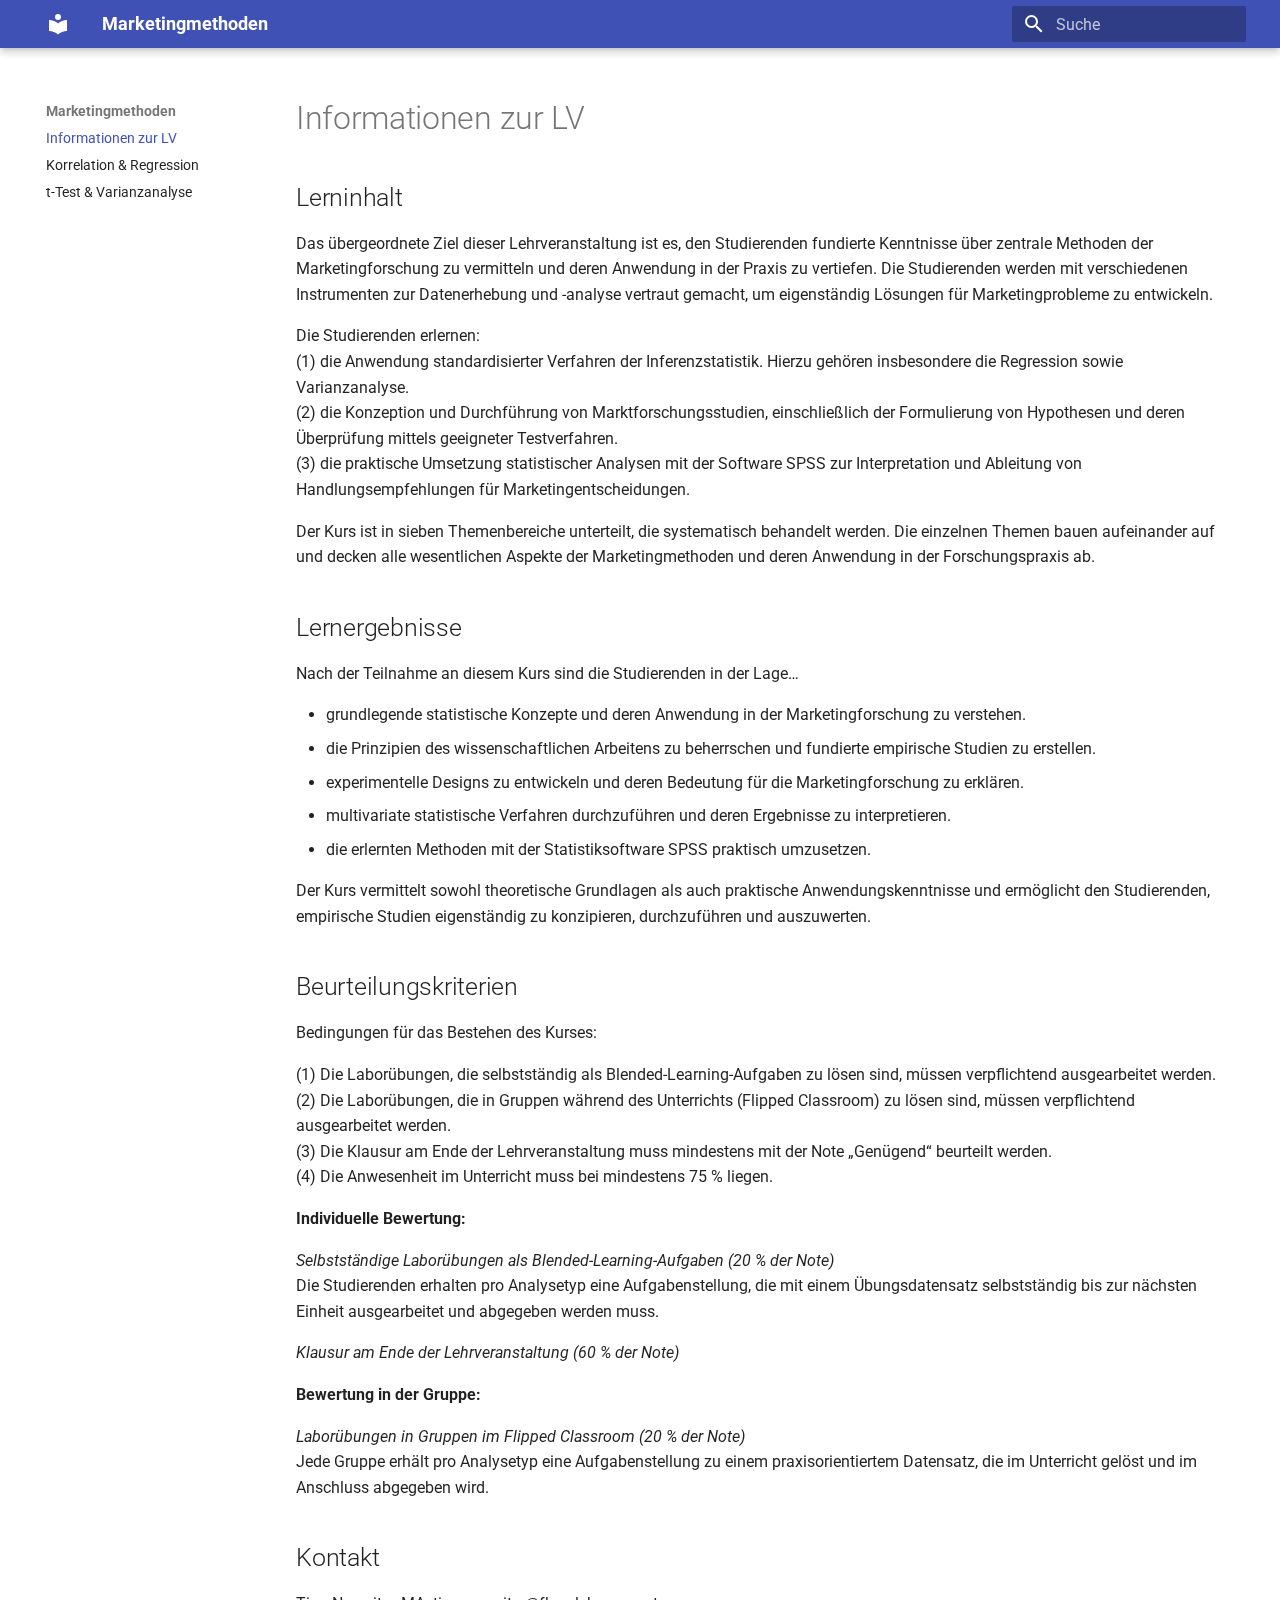
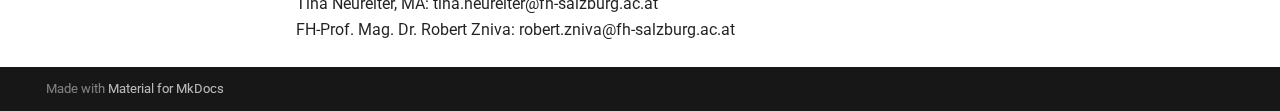
<file: index.html>
<!doctype html>
<html lang="de" class="no-js">
  <head>
    
      <meta charset="utf-8">
      <meta name="viewport" content="width=device-width,initial-scale=1">
      
      
      
        <link rel="canonical" href="https://mydomain.org/mysite/">
      
      
      
        <link rel="next" href="regression/">
      
      
      <link rel="icon" href="assets/images/favicon.png">
      <meta name="generator" content="mkdocs-1.6.1, mkdocs-material-9.6.11">
    
    
      
        <title>Marketingmethoden</title>
      
    
    
      <link rel="stylesheet" href="assets/stylesheets/main.4af4bdda.min.css">
      
      


    
    
      
    
    
      
        
        
        <link rel="preconnect" href="https://fonts.gstatic.com" crossorigin>
        <link rel="stylesheet" href="https://fonts.googleapis.com/css?family=Roboto:300,300i,400,400i,700,700i%7CRoboto+Mono:400,400i,700,700i&display=fallback">
        <style>:root{--md-text-font:"Roboto";--md-code-font:"Roboto Mono"}</style>
      
    
    
      <link rel="stylesheet" href="custom.css">
    
    <script>__md_scope=new URL(".",location),__md_hash=e=>[...e].reduce(((e,_)=>(e<<5)-e+_.charCodeAt(0)),0),__md_get=(e,_=localStorage,t=__md_scope)=>JSON.parse(_.getItem(t.pathname+"."+e)),__md_set=(e,_,t=localStorage,a=__md_scope)=>{try{t.setItem(a.pathname+"."+e,JSON.stringify(_))}catch(e){}}</script>
    
      

    
    
    
  </head>
  
  
    <body dir="ltr">
  
    
    <input class="md-toggle" data-md-toggle="drawer" type="checkbox" id="__drawer" autocomplete="off">
    <input class="md-toggle" data-md-toggle="search" type="checkbox" id="__search" autocomplete="off">
    <label class="md-overlay" for="__drawer"></label>
    <div data-md-component="skip">
      
        
        <a href="#informationen-zur-lv" class="md-skip">
          Zum Inhalt
        </a>
      
    </div>
    <div data-md-component="announce">
      
    </div>
    
    
      

  

<header class="md-header md-header--shadow" data-md-component="header">
  <nav class="md-header__inner md-grid" aria-label="Kopfzeile">
    <a href="." title="Marketingmethoden" class="md-header__button md-logo" aria-label="Marketingmethoden" data-md-component="logo">
      
  
  <svg xmlns="http://www.w3.org/2000/svg" viewBox="0 0 24 24"><path d="M12 8a3 3 0 0 0 3-3 3 3 0 0 0-3-3 3 3 0 0 0-3 3 3 3 0 0 0 3 3m0 3.54C9.64 9.35 6.5 8 3 8v11c3.5 0 6.64 1.35 9 3.54 2.36-2.19 5.5-3.54 9-3.54V8c-3.5 0-6.64 1.35-9 3.54"/></svg>

    </a>
    <label class="md-header__button md-icon" for="__drawer">
      
      <svg xmlns="http://www.w3.org/2000/svg" viewBox="0 0 24 24"><path d="M3 6h18v2H3zm0 5h18v2H3zm0 5h18v2H3z"/></svg>
    </label>
    <div class="md-header__title" data-md-component="header-title">
      <div class="md-header__ellipsis">
        <div class="md-header__topic">
          <span class="md-ellipsis">
            Marketingmethoden
          </span>
        </div>
        <div class="md-header__topic" data-md-component="header-topic">
          <span class="md-ellipsis">
            
              Informationen zur LV
            
          </span>
        </div>
      </div>
    </div>
    
    
      <script>var palette=__md_get("__palette");if(palette&&palette.color){if("(prefers-color-scheme)"===palette.color.media){var media=matchMedia("(prefers-color-scheme: light)"),input=document.querySelector(media.matches?"[data-md-color-media='(prefers-color-scheme: light)']":"[data-md-color-media='(prefers-color-scheme: dark)']");palette.color.media=input.getAttribute("data-md-color-media"),palette.color.scheme=input.getAttribute("data-md-color-scheme"),palette.color.primary=input.getAttribute("data-md-color-primary"),palette.color.accent=input.getAttribute("data-md-color-accent")}for(var[key,value]of Object.entries(palette.color))document.body.setAttribute("data-md-color-"+key,value)}</script>
    
    
    
      
      
        <label class="md-header__button md-icon" for="__search">
          
          <svg xmlns="http://www.w3.org/2000/svg" viewBox="0 0 24 24"><path d="M9.5 3A6.5 6.5 0 0 1 16 9.5c0 1.61-.59 3.09-1.56 4.23l.27.27h.79l5 5-1.5 1.5-5-5v-.79l-.27-.27A6.52 6.52 0 0 1 9.5 16 6.5 6.5 0 0 1 3 9.5 6.5 6.5 0 0 1 9.5 3m0 2C7 5 5 7 5 9.5S7 14 9.5 14 14 12 14 9.5 12 5 9.5 5"/></svg>
        </label>
        <div class="md-search" data-md-component="search" role="dialog">
  <label class="md-search__overlay" for="__search"></label>
  <div class="md-search__inner" role="search">
    <form class="md-search__form" name="search">
      <input type="text" class="md-search__input" name="query" aria-label="Suche" placeholder="Suche" autocapitalize="off" autocorrect="off" autocomplete="off" spellcheck="false" data-md-component="search-query" required>
      <label class="md-search__icon md-icon" for="__search">
        
        <svg xmlns="http://www.w3.org/2000/svg" viewBox="0 0 24 24"><path d="M9.5 3A6.5 6.5 0 0 1 16 9.5c0 1.61-.59 3.09-1.56 4.23l.27.27h.79l5 5-1.5 1.5-5-5v-.79l-.27-.27A6.52 6.52 0 0 1 9.5 16 6.5 6.5 0 0 1 3 9.5 6.5 6.5 0 0 1 9.5 3m0 2C7 5 5 7 5 9.5S7 14 9.5 14 14 12 14 9.5 12 5 9.5 5"/></svg>
        
        <svg xmlns="http://www.w3.org/2000/svg" viewBox="0 0 24 24"><path d="M20 11v2H8l5.5 5.5-1.42 1.42L4.16 12l7.92-7.92L13.5 5.5 8 11z"/></svg>
      </label>
      <nav class="md-search__options" aria-label="Suche">
        
        <button type="reset" class="md-search__icon md-icon" title="Zurücksetzen" aria-label="Zurücksetzen" tabindex="-1">
          
          <svg xmlns="http://www.w3.org/2000/svg" viewBox="0 0 24 24"><path d="M19 6.41 17.59 5 12 10.59 6.41 5 5 6.41 10.59 12 5 17.59 6.41 19 12 13.41 17.59 19 19 17.59 13.41 12z"/></svg>
        </button>
      </nav>
      
    </form>
    <div class="md-search__output">
      <div class="md-search__scrollwrap" tabindex="0" data-md-scrollfix>
        <div class="md-search-result" data-md-component="search-result">
          <div class="md-search-result__meta">
            Suche wird initialisiert
          </div>
          <ol class="md-search-result__list" role="presentation"></ol>
        </div>
      </div>
    </div>
  </div>
</div>
      
    
    
  </nav>
  
</header>
    
    <div class="md-container" data-md-component="container">
      
      
        
          
        
      
      <main class="md-main" data-md-component="main">
        <div class="md-main__inner md-grid">
          
            
              
              <div class="md-sidebar md-sidebar--primary" data-md-component="sidebar" data-md-type="navigation" >
                <div class="md-sidebar__scrollwrap">
                  <div class="md-sidebar__inner">
                    



<nav class="md-nav md-nav--primary" aria-label="Navigation" data-md-level="0">
  <label class="md-nav__title" for="__drawer">
    <a href="." title="Marketingmethoden" class="md-nav__button md-logo" aria-label="Marketingmethoden" data-md-component="logo">
      
  
  <svg xmlns="http://www.w3.org/2000/svg" viewBox="0 0 24 24"><path d="M12 8a3 3 0 0 0 3-3 3 3 0 0 0-3-3 3 3 0 0 0-3 3 3 3 0 0 0 3 3m0 3.54C9.64 9.35 6.5 8 3 8v11c3.5 0 6.64 1.35 9 3.54 2.36-2.19 5.5-3.54 9-3.54V8c-3.5 0-6.64 1.35-9 3.54"/></svg>

    </a>
    Marketingmethoden
  </label>
  
  <ul class="md-nav__list" data-md-scrollfix>
    
      
      
  
  
    
  
  
  
    <li class="md-nav__item md-nav__item--active">
      
      <input class="md-nav__toggle md-toggle" type="checkbox" id="__toc">
      
      
        
      
      
        <label class="md-nav__link md-nav__link--active" for="__toc">
          
  
  
  <span class="md-ellipsis">
    Informationen zur LV
    
  </span>
  

          <span class="md-nav__icon md-icon"></span>
        </label>
      
      <a href="." class="md-nav__link md-nav__link--active">
        
  
  
  <span class="md-ellipsis">
    Informationen zur LV
    
  </span>
  

      </a>
      
        

<nav class="md-nav md-nav--secondary" aria-label="Inhaltsverzeichnis">
  
  
  
    
  
  
    <label class="md-nav__title" for="__toc">
      <span class="md-nav__icon md-icon"></span>
      Inhaltsverzeichnis
    </label>
    <ul class="md-nav__list" data-md-component="toc" data-md-scrollfix>
      
        <li class="md-nav__item">
  <a href="#lerninhalt" class="md-nav__link">
    <span class="md-ellipsis">
      Lerninhalt
    </span>
  </a>
  
</li>
      
        <li class="md-nav__item">
  <a href="#lernergebnisse" class="md-nav__link">
    <span class="md-ellipsis">
      Lernergebnisse
    </span>
  </a>
  
</li>
      
        <li class="md-nav__item">
  <a href="#beurteilungskriterien" class="md-nav__link">
    <span class="md-ellipsis">
      Beurteilungskriterien
    </span>
  </a>
  
</li>
      
        <li class="md-nav__item">
  <a href="#kontakt" class="md-nav__link">
    <span class="md-ellipsis">
      Kontakt
    </span>
  </a>
  
</li>
      
    </ul>
  
</nav>
      
    </li>
  

    
      
      
  
  
  
  
    <li class="md-nav__item">
      <a href="regression/" class="md-nav__link">
        
  
  
  <span class="md-ellipsis">
    Korrelation & Regression
    
  </span>
  

      </a>
    </li>
  

    
      
      
  
  
  
  
    <li class="md-nav__item">
      <a href="gruppenvergleiche/" class="md-nav__link">
        
  
  
  <span class="md-ellipsis">
    t-Test & Varianzanalyse
    
  </span>
  

      </a>
    </li>
  

    
  </ul>
</nav>
                  </div>
                </div>
              </div>
            
            
              
              <div class="md-sidebar md-sidebar--secondary" data-md-component="sidebar" data-md-type="toc" >
                <div class="md-sidebar__scrollwrap">
                  <div class="md-sidebar__inner">
                    

<nav class="md-nav md-nav--secondary" aria-label="Inhaltsverzeichnis">
  
  
  
    
  
  
    <label class="md-nav__title" for="__toc">
      <span class="md-nav__icon md-icon"></span>
      Inhaltsverzeichnis
    </label>
    <ul class="md-nav__list" data-md-component="toc" data-md-scrollfix>
      
        <li class="md-nav__item">
  <a href="#lerninhalt" class="md-nav__link">
    <span class="md-ellipsis">
      Lerninhalt
    </span>
  </a>
  
</li>
      
        <li class="md-nav__item">
  <a href="#lernergebnisse" class="md-nav__link">
    <span class="md-ellipsis">
      Lernergebnisse
    </span>
  </a>
  
</li>
      
        <li class="md-nav__item">
  <a href="#beurteilungskriterien" class="md-nav__link">
    <span class="md-ellipsis">
      Beurteilungskriterien
    </span>
  </a>
  
</li>
      
        <li class="md-nav__item">
  <a href="#kontakt" class="md-nav__link">
    <span class="md-ellipsis">
      Kontakt
    </span>
  </a>
  
</li>
      
    </ul>
  
</nav>
                  </div>
                </div>
              </div>
            
          
          
            <div class="md-content" data-md-component="content">
              <article class="md-content__inner md-typeset">
                
                  



<h1 id="informationen-zur-lv">Informationen zur LV</h1>
<h2 id="lerninhalt">Lerninhalt</h2>
<p>Das übergeordnete Ziel dieser Lehrveranstaltung ist es, den Studierenden fundierte Kenntnisse über zentrale Methoden der Marketingforschung zu vermitteln und deren Anwendung in der Praxis zu vertiefen. Die Studierenden werden mit verschiedenen Instrumenten zur Datenerhebung und -analyse vertraut gemacht, um eigenständig Lösungen für Marketingprobleme zu entwickeln.</p>
<p>Die Studierenden erlernen:<br />
(1) die Anwendung standardisierter Verfahren der Inferenzstatistik. Hierzu gehören insbesondere die Regression sowie Varianzanalyse.<br />
(2) die Konzeption und Durchführung von Marktforschungsstudien, einschließlich der Formulierung von Hypothesen und deren Überprüfung mittels geeigneter Testverfahren.<br />
(3) die praktische Umsetzung statistischer Analysen mit der Software SPSS zur Interpretation und Ableitung von Handlungsempfehlungen für Marketingentscheidungen.</p>
<p>Der Kurs ist in sieben Themenbereiche unterteilt, die systematisch behandelt werden. Die einzelnen Themen bauen aufeinander auf und decken alle wesentlichen Aspekte der Marketingmethoden und deren Anwendung in der Forschungspraxis ab.</p>
<h2 id="lernergebnisse">Lernergebnisse</h2>
<p>Nach der Teilnahme an diesem Kurs sind die Studierenden in der Lage…</p>
<ul>
<li>grundlegende statistische Konzepte und deren Anwendung in der Marketingforschung zu verstehen.  </li>
<li>die Prinzipien des wissenschaftlichen Arbeitens zu beherrschen und fundierte empirische Studien zu erstellen.  </li>
<li>experimentelle Designs zu entwickeln und deren Bedeutung für die Marketingforschung zu erklären.  </li>
<li>multivariate statistische Verfahren durchzuführen und deren Ergebnisse zu interpretieren.  </li>
<li>die erlernten Methoden mit der Statistiksoftware SPSS praktisch umzusetzen.  </li>
</ul>
<p>Der Kurs vermittelt sowohl theoretische Grundlagen als auch praktische Anwendungskenntnisse und ermöglicht den Studierenden, empirische Studien eigenständig zu konzipieren, durchzuführen und auszuwerten.</p>
<h2 id="beurteilungskriterien">Beurteilungskriterien</h2>
<p>Bedingungen für das Bestehen des Kurses:</p>
<p>(1) Die Laborübungen, die selbstständig als Blended-Learning-Aufgaben zu lösen sind, müssen verpflichtend ausgearbeitet werden.<br />
(2) Die Laborübungen, die in Gruppen während des Unterrichts (Flipped Classroom) zu lösen sind, müssen verpflichtend ausgearbeitet werden.<br />
(3) Die Klausur am Ende der Lehrveranstaltung muss mindestens mit der Note „Genügend“ beurteilt werden.<br />
(4) Die Anwesenheit im Unterricht muss bei mindestens 75 % liegen.</p>
<p><strong>Individuelle Bewertung:</strong></p>
<p><em>Selbstständige Laborübungen als Blended-Learning-Aufgaben (20 % der Note)</em><br />
Die Studierenden erhalten pro Analysetyp eine Aufgabenstellung, die mit einem Übungsdatensatz selbstständig bis zur nächsten Einheit ausgearbeitet und abgegeben werden muss.</p>
<p><em>Klausur am Ende der Lehrveranstaltung (60 % der Note)</em>  </p>
<p><strong>Bewertung in der Gruppe:</strong>  </p>
<p><em>Laborübungen in Gruppen im Flipped Classroom (20 % der Note)</em><br />
Jede Gruppe erhält pro Analysetyp eine Aufgabenstellung zu einem praxisorientiertem Datensatz, die im Unterricht gelöst und im Anschluss abgegeben wird.</p>
<h2 id="kontakt">Kontakt</h2>
<p>Tina Neureiter, MA: tina.neureiter@fh-salzburg.ac.at<br />
FH-Prof. Mag. Dr. Robert Zniva: robert.zniva@fh-salzburg.ac.at</p>












                
              </article>
            </div>
          
          
<script>var target=document.getElementById(location.hash.slice(1));target&&target.name&&(target.checked=target.name.startsWith("__tabbed_"))</script>
        </div>
        
      </main>
      
        <footer class="md-footer">
  
  <div class="md-footer-meta md-typeset">
    <div class="md-footer-meta__inner md-grid">
      <div class="md-copyright">
  
  
    Made with
    <a href="https://squidfunk.github.io/mkdocs-material/" target="_blank" rel="noopener">
      Material for MkDocs
    </a>
  
</div>
      
    </div>
  </div>
</footer>
      
    </div>
    <div class="md-dialog" data-md-component="dialog">
      <div class="md-dialog__inner md-typeset"></div>
    </div>
    
    
    
      
      <script id="__config" type="application/json">{"base": ".", "features": [], "search": "assets/javascripts/workers/search.f8cc74c7.min.js", "tags": null, "translations": {"clipboard.copied": "In Zwischenablage kopiert", "clipboard.copy": "In Zwischenablage kopieren", "search.result.more.one": "1 weiteres Suchergebnis auf dieser Seite", "search.result.more.other": "# weitere Suchergebnisse auf dieser Seite", "search.result.none": "Keine Suchergebnisse", "search.result.one": "1 Suchergebnis", "search.result.other": "# Suchergebnisse", "search.result.placeholder": "Suchbegriff eingeben", "search.result.term.missing": "Es fehlt", "select.version": "Version ausw\u00e4hlen"}, "version": null}</script>
    
    
      <script src="assets/javascripts/bundle.c8b220af.min.js"></script>
      
    
  </body>
</html>
</file>
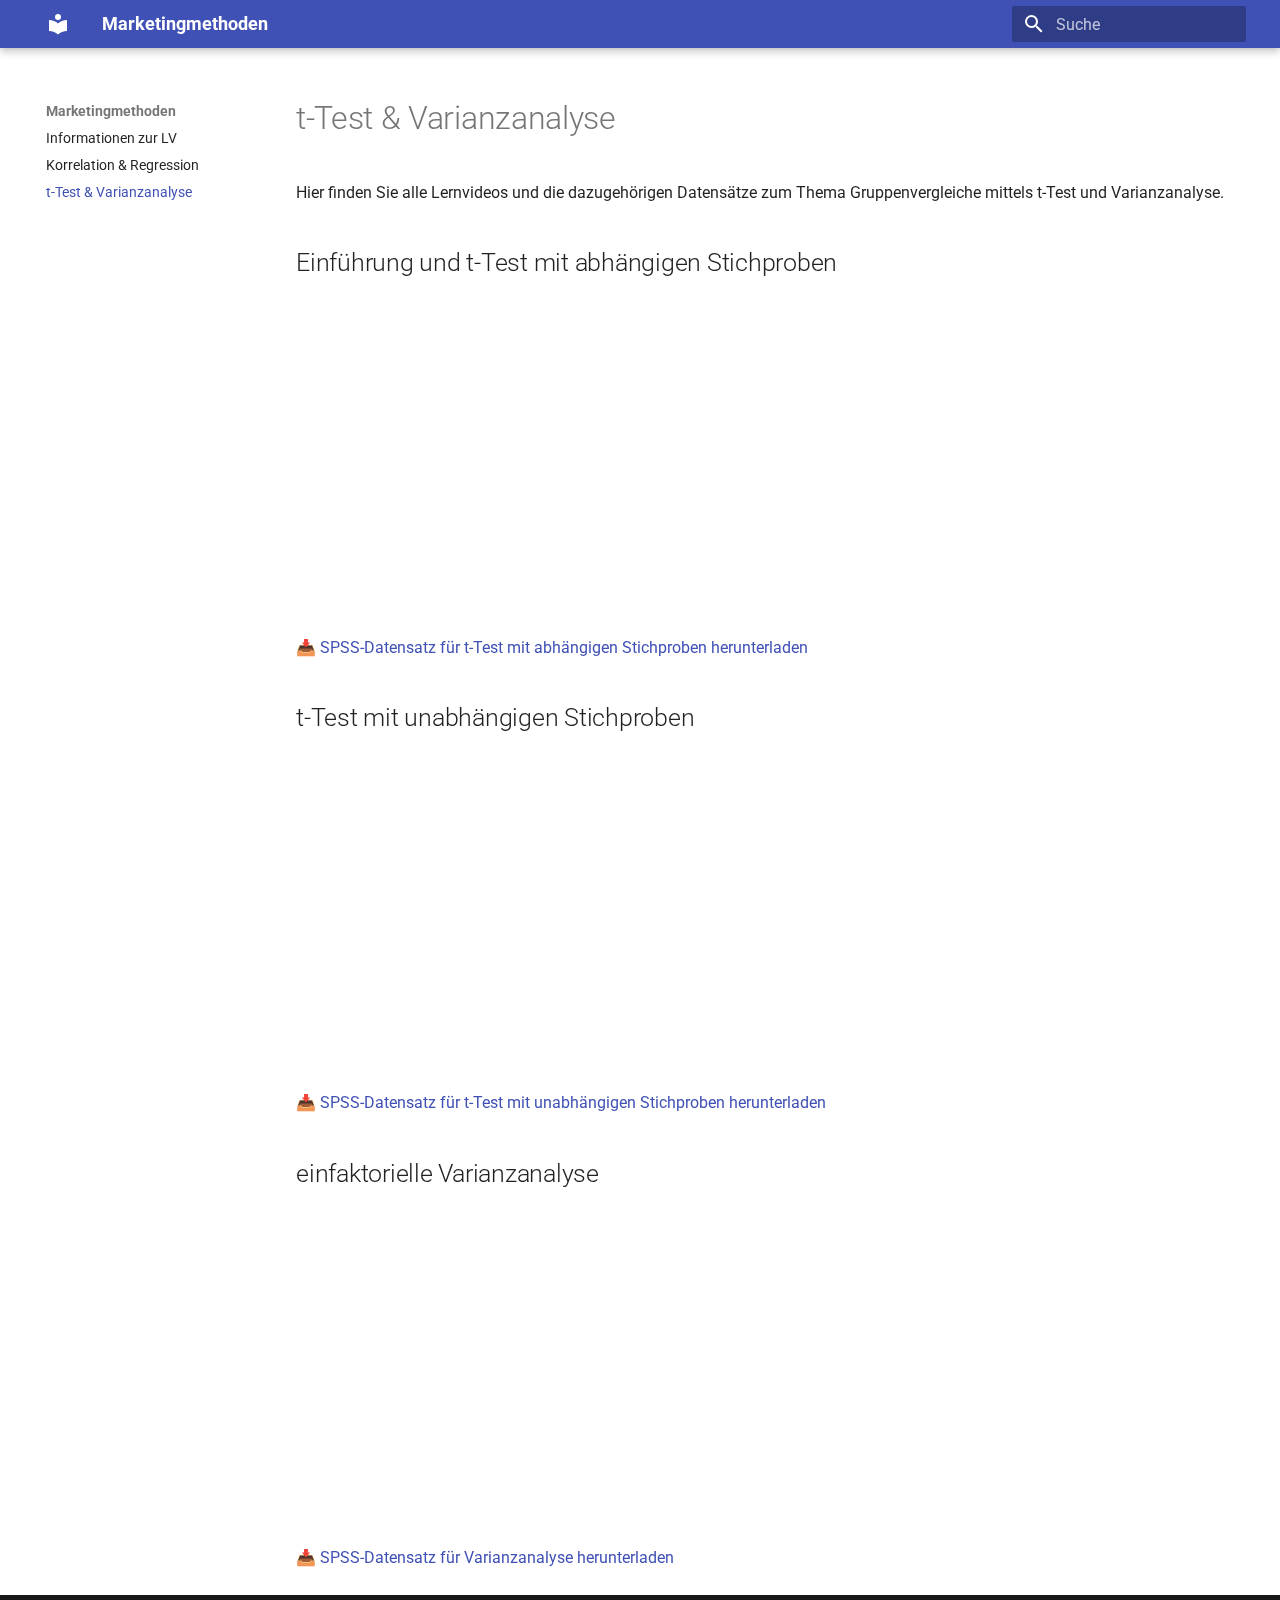
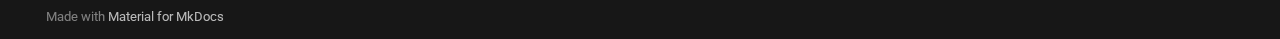
<file: gruppenvergleiche/index.html>
<!doctype html>
<html lang="de" class="no-js">
  <head>
    
      <meta charset="utf-8">
      <meta name="viewport" content="width=device-width,initial-scale=1">
      
      
      
        <link rel="canonical" href="https://mydomain.org/mysite/gruppenvergleiche/">
      
      
        <link rel="prev" href="../regression/">
      
      
      
      <link rel="icon" href="../assets/images/favicon.png">
      <meta name="generator" content="mkdocs-1.6.1, mkdocs-material-9.6.11">
    
    
      
        <title>t-Test & Varianzanalyse - Marketingmethoden</title>
      
    
    
      <link rel="stylesheet" href="../assets/stylesheets/main.4af4bdda.min.css">
      
      


    
    
      
    
    
      
        
        
        <link rel="preconnect" href="https://fonts.gstatic.com" crossorigin>
        <link rel="stylesheet" href="https://fonts.googleapis.com/css?family=Roboto:300,300i,400,400i,700,700i%7CRoboto+Mono:400,400i,700,700i&display=fallback">
        <style>:root{--md-text-font:"Roboto";--md-code-font:"Roboto Mono"}</style>
      
    
    
      <link rel="stylesheet" href="../custom.css">
    
    <script>__md_scope=new URL("..",location),__md_hash=e=>[...e].reduce(((e,_)=>(e<<5)-e+_.charCodeAt(0)),0),__md_get=(e,_=localStorage,t=__md_scope)=>JSON.parse(_.getItem(t.pathname+"."+e)),__md_set=(e,_,t=localStorage,a=__md_scope)=>{try{t.setItem(a.pathname+"."+e,JSON.stringify(_))}catch(e){}}</script>
    
      

    
    
    
  </head>
  
  
    <body dir="ltr">
  
    
    <input class="md-toggle" data-md-toggle="drawer" type="checkbox" id="__drawer" autocomplete="off">
    <input class="md-toggle" data-md-toggle="search" type="checkbox" id="__search" autocomplete="off">
    <label class="md-overlay" for="__drawer"></label>
    <div data-md-component="skip">
      
        
        <a href="#t-test-varianzanalyse" class="md-skip">
          Zum Inhalt
        </a>
      
    </div>
    <div data-md-component="announce">
      
    </div>
    
    
      

  

<header class="md-header md-header--shadow" data-md-component="header">
  <nav class="md-header__inner md-grid" aria-label="Kopfzeile">
    <a href=".." title="Marketingmethoden" class="md-header__button md-logo" aria-label="Marketingmethoden" data-md-component="logo">
      
  
  <svg xmlns="http://www.w3.org/2000/svg" viewBox="0 0 24 24"><path d="M12 8a3 3 0 0 0 3-3 3 3 0 0 0-3-3 3 3 0 0 0-3 3 3 3 0 0 0 3 3m0 3.54C9.64 9.35 6.5 8 3 8v11c3.5 0 6.64 1.35 9 3.54 2.36-2.19 5.5-3.54 9-3.54V8c-3.5 0-6.64 1.35-9 3.54"/></svg>

    </a>
    <label class="md-header__button md-icon" for="__drawer">
      
      <svg xmlns="http://www.w3.org/2000/svg" viewBox="0 0 24 24"><path d="M3 6h18v2H3zm0 5h18v2H3zm0 5h18v2H3z"/></svg>
    </label>
    <div class="md-header__title" data-md-component="header-title">
      <div class="md-header__ellipsis">
        <div class="md-header__topic">
          <span class="md-ellipsis">
            Marketingmethoden
          </span>
        </div>
        <div class="md-header__topic" data-md-component="header-topic">
          <span class="md-ellipsis">
            
              t-Test & Varianzanalyse
            
          </span>
        </div>
      </div>
    </div>
    
    
      <script>var palette=__md_get("__palette");if(palette&&palette.color){if("(prefers-color-scheme)"===palette.color.media){var media=matchMedia("(prefers-color-scheme: light)"),input=document.querySelector(media.matches?"[data-md-color-media='(prefers-color-scheme: light)']":"[data-md-color-media='(prefers-color-scheme: dark)']");palette.color.media=input.getAttribute("data-md-color-media"),palette.color.scheme=input.getAttribute("data-md-color-scheme"),palette.color.primary=input.getAttribute("data-md-color-primary"),palette.color.accent=input.getAttribute("data-md-color-accent")}for(var[key,value]of Object.entries(palette.color))document.body.setAttribute("data-md-color-"+key,value)}</script>
    
    
    
      
      
        <label class="md-header__button md-icon" for="__search">
          
          <svg xmlns="http://www.w3.org/2000/svg" viewBox="0 0 24 24"><path d="M9.5 3A6.5 6.5 0 0 1 16 9.5c0 1.61-.59 3.09-1.56 4.23l.27.27h.79l5 5-1.5 1.5-5-5v-.79l-.27-.27A6.52 6.52 0 0 1 9.5 16 6.5 6.5 0 0 1 3 9.5 6.5 6.5 0 0 1 9.5 3m0 2C7 5 5 7 5 9.5S7 14 9.5 14 14 12 14 9.5 12 5 9.5 5"/></svg>
        </label>
        <div class="md-search" data-md-component="search" role="dialog">
  <label class="md-search__overlay" for="__search"></label>
  <div class="md-search__inner" role="search">
    <form class="md-search__form" name="search">
      <input type="text" class="md-search__input" name="query" aria-label="Suche" placeholder="Suche" autocapitalize="off" autocorrect="off" autocomplete="off" spellcheck="false" data-md-component="search-query" required>
      <label class="md-search__icon md-icon" for="__search">
        
        <svg xmlns="http://www.w3.org/2000/svg" viewBox="0 0 24 24"><path d="M9.5 3A6.5 6.5 0 0 1 16 9.5c0 1.61-.59 3.09-1.56 4.23l.27.27h.79l5 5-1.5 1.5-5-5v-.79l-.27-.27A6.52 6.52 0 0 1 9.5 16 6.5 6.5 0 0 1 3 9.5 6.5 6.5 0 0 1 9.5 3m0 2C7 5 5 7 5 9.5S7 14 9.5 14 14 12 14 9.5 12 5 9.5 5"/></svg>
        
        <svg xmlns="http://www.w3.org/2000/svg" viewBox="0 0 24 24"><path d="M20 11v2H8l5.5 5.5-1.42 1.42L4.16 12l7.92-7.92L13.5 5.5 8 11z"/></svg>
      </label>
      <nav class="md-search__options" aria-label="Suche">
        
        <button type="reset" class="md-search__icon md-icon" title="Zurücksetzen" aria-label="Zurücksetzen" tabindex="-1">
          
          <svg xmlns="http://www.w3.org/2000/svg" viewBox="0 0 24 24"><path d="M19 6.41 17.59 5 12 10.59 6.41 5 5 6.41 10.59 12 5 17.59 6.41 19 12 13.41 17.59 19 19 17.59 13.41 12z"/></svg>
        </button>
      </nav>
      
    </form>
    <div class="md-search__output">
      <div class="md-search__scrollwrap" tabindex="0" data-md-scrollfix>
        <div class="md-search-result" data-md-component="search-result">
          <div class="md-search-result__meta">
            Suche wird initialisiert
          </div>
          <ol class="md-search-result__list" role="presentation"></ol>
        </div>
      </div>
    </div>
  </div>
</div>
      
    
    
  </nav>
  
</header>
    
    <div class="md-container" data-md-component="container">
      
      
        
          
        
      
      <main class="md-main" data-md-component="main">
        <div class="md-main__inner md-grid">
          
            
              
              <div class="md-sidebar md-sidebar--primary" data-md-component="sidebar" data-md-type="navigation" >
                <div class="md-sidebar__scrollwrap">
                  <div class="md-sidebar__inner">
                    



<nav class="md-nav md-nav--primary" aria-label="Navigation" data-md-level="0">
  <label class="md-nav__title" for="__drawer">
    <a href=".." title="Marketingmethoden" class="md-nav__button md-logo" aria-label="Marketingmethoden" data-md-component="logo">
      
  
  <svg xmlns="http://www.w3.org/2000/svg" viewBox="0 0 24 24"><path d="M12 8a3 3 0 0 0 3-3 3 3 0 0 0-3-3 3 3 0 0 0-3 3 3 3 0 0 0 3 3m0 3.54C9.64 9.35 6.5 8 3 8v11c3.5 0 6.64 1.35 9 3.54 2.36-2.19 5.5-3.54 9-3.54V8c-3.5 0-6.64 1.35-9 3.54"/></svg>

    </a>
    Marketingmethoden
  </label>
  
  <ul class="md-nav__list" data-md-scrollfix>
    
      
      
  
  
  
  
    <li class="md-nav__item">
      <a href=".." class="md-nav__link">
        
  
  
  <span class="md-ellipsis">
    Informationen zur LV
    
  </span>
  

      </a>
    </li>
  

    
      
      
  
  
  
  
    <li class="md-nav__item">
      <a href="../regression/" class="md-nav__link">
        
  
  
  <span class="md-ellipsis">
    Korrelation & Regression
    
  </span>
  

      </a>
    </li>
  

    
      
      
  
  
    
  
  
  
    <li class="md-nav__item md-nav__item--active">
      
      <input class="md-nav__toggle md-toggle" type="checkbox" id="__toc">
      
      
        
      
      
        <label class="md-nav__link md-nav__link--active" for="__toc">
          
  
  
  <span class="md-ellipsis">
    t-Test & Varianzanalyse
    
  </span>
  

          <span class="md-nav__icon md-icon"></span>
        </label>
      
      <a href="./" class="md-nav__link md-nav__link--active">
        
  
  
  <span class="md-ellipsis">
    t-Test & Varianzanalyse
    
  </span>
  

      </a>
      
        

<nav class="md-nav md-nav--secondary" aria-label="Inhaltsverzeichnis">
  
  
  
    
  
  
    <label class="md-nav__title" for="__toc">
      <span class="md-nav__icon md-icon"></span>
      Inhaltsverzeichnis
    </label>
    <ul class="md-nav__list" data-md-component="toc" data-md-scrollfix>
      
        <li class="md-nav__item">
  <a href="#einfuhrung-und-t-test-mit-abhangigen-stichproben" class="md-nav__link">
    <span class="md-ellipsis">
      Einführung und t-Test mit abhängigen Stichproben
    </span>
  </a>
  
</li>
      
        <li class="md-nav__item">
  <a href="#t-test-mit-unabhangigen-stichproben" class="md-nav__link">
    <span class="md-ellipsis">
      t-Test mit unabhängigen Stichproben
    </span>
  </a>
  
</li>
      
        <li class="md-nav__item">
  <a href="#einfaktorielle-varianzanalyse" class="md-nav__link">
    <span class="md-ellipsis">
      einfaktorielle Varianzanalyse
    </span>
  </a>
  
</li>
      
    </ul>
  
</nav>
      
    </li>
  

    
  </ul>
</nav>
                  </div>
                </div>
              </div>
            
            
              
              <div class="md-sidebar md-sidebar--secondary" data-md-component="sidebar" data-md-type="toc" >
                <div class="md-sidebar__scrollwrap">
                  <div class="md-sidebar__inner">
                    

<nav class="md-nav md-nav--secondary" aria-label="Inhaltsverzeichnis">
  
  
  
    
  
  
    <label class="md-nav__title" for="__toc">
      <span class="md-nav__icon md-icon"></span>
      Inhaltsverzeichnis
    </label>
    <ul class="md-nav__list" data-md-component="toc" data-md-scrollfix>
      
        <li class="md-nav__item">
  <a href="#einfuhrung-und-t-test-mit-abhangigen-stichproben" class="md-nav__link">
    <span class="md-ellipsis">
      Einführung und t-Test mit abhängigen Stichproben
    </span>
  </a>
  
</li>
      
        <li class="md-nav__item">
  <a href="#t-test-mit-unabhangigen-stichproben" class="md-nav__link">
    <span class="md-ellipsis">
      t-Test mit unabhängigen Stichproben
    </span>
  </a>
  
</li>
      
        <li class="md-nav__item">
  <a href="#einfaktorielle-varianzanalyse" class="md-nav__link">
    <span class="md-ellipsis">
      einfaktorielle Varianzanalyse
    </span>
  </a>
  
</li>
      
    </ul>
  
</nav>
                  </div>
                </div>
              </div>
            
          
          
            <div class="md-content" data-md-component="content">
              <article class="md-content__inner md-typeset">
                
                  



<h1 id="t-test-varianzanalyse">t-Test &amp; Varianzanalyse</h1>
<p>Hier finden Sie alle Lernvideos und die dazugehörigen Datensätze zum Thema Gruppenvergleiche mittels t-Test und Varianzanalyse.</p>
<h2 id="einfuhrung-und-t-test-mit-abhangigen-stichproben">Einführung und t-Test mit abhängigen Stichproben</h2>
<iframe width="560" height="315" 
    src="https://www.youtube.com/embed/KBn9xN4qQt0" 
    frameborder="0" allowfullscreen>
</iframe>

<p><a href="../Datensatz%20abh%C3%A4ngiger%20t-Test.sav">📥 SPSS-Datensatz für t-Test mit abhängigen Stichproben herunterladen</a></p>
<h2 id="t-test-mit-unabhangigen-stichproben">t-Test mit unabhängigen Stichproben</h2>
<iframe width="560" height="315" 
    src="https://www.youtube.com/embed/3bDmjjhYU_M" 
    frameborder="0" allowfullscreen>
</iframe>

<p><a href="../Datensatz%20unabh%C3%A4ngiger%20t-Test.sav">📥 SPSS-Datensatz für t-Test mit unabhängigen Stichproben herunterladen</a></p>
<h2 id="einfaktorielle-varianzanalyse">einfaktorielle Varianzanalyse</h2>
<iframe width="560" height="315" 
    src="https://www.youtube.com/embed/ANxFf3mE1WM" 
    frameborder="0" allowfullscreen>
</iframe>

<p><a href="../Datensatz%20Varianzanalyse.sav">📥 SPSS-Datensatz für Varianzanalyse herunterladen</a></p>












                
              </article>
            </div>
          
          
<script>var target=document.getElementById(location.hash.slice(1));target&&target.name&&(target.checked=target.name.startsWith("__tabbed_"))</script>
        </div>
        
      </main>
      
        <footer class="md-footer">
  
  <div class="md-footer-meta md-typeset">
    <div class="md-footer-meta__inner md-grid">
      <div class="md-copyright">
  
  
    Made with
    <a href="https://squidfunk.github.io/mkdocs-material/" target="_blank" rel="noopener">
      Material for MkDocs
    </a>
  
</div>
      
    </div>
  </div>
</footer>
      
    </div>
    <div class="md-dialog" data-md-component="dialog">
      <div class="md-dialog__inner md-typeset"></div>
    </div>
    
    
    
      
      <script id="__config" type="application/json">{"base": "..", "features": [], "search": "../assets/javascripts/workers/search.f8cc74c7.min.js", "tags": null, "translations": {"clipboard.copied": "In Zwischenablage kopiert", "clipboard.copy": "In Zwischenablage kopieren", "search.result.more.one": "1 weiteres Suchergebnis auf dieser Seite", "search.result.more.other": "# weitere Suchergebnisse auf dieser Seite", "search.result.none": "Keine Suchergebnisse", "search.result.one": "1 Suchergebnis", "search.result.other": "# Suchergebnisse", "search.result.placeholder": "Suchbegriff eingeben", "search.result.term.missing": "Es fehlt", "select.version": "Version ausw\u00e4hlen"}, "version": null}</script>
    
    
      <script src="../assets/javascripts/bundle.c8b220af.min.js"></script>
      
    
  </body>
</html>
</file>
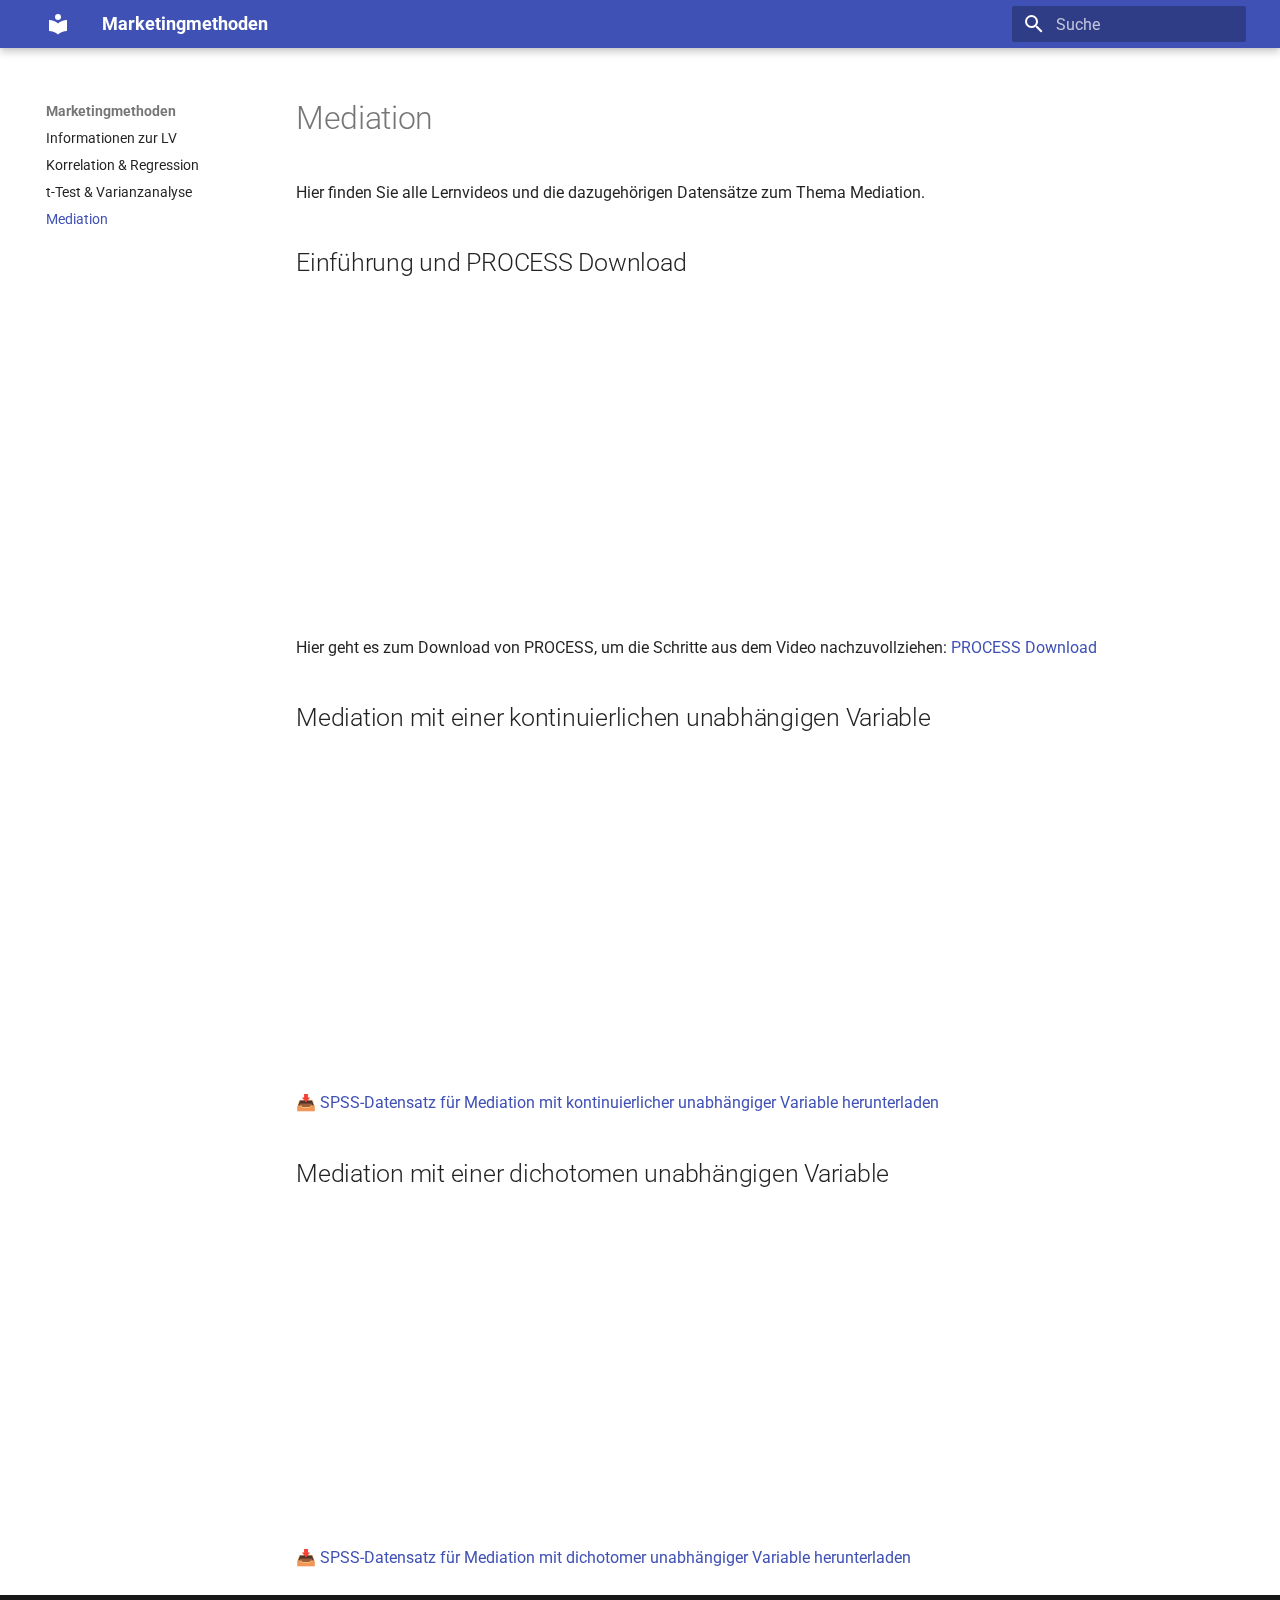
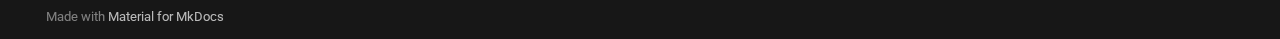
<file: mediation/index.html>
<!doctype html>
<html lang="de" class="no-js">
  <head>
    
      <meta charset="utf-8">
      <meta name="viewport" content="width=device-width,initial-scale=1">
      
      
      
        <link rel="canonical" href="https://mydomain.org/mysite/mediation/">
      
      
        <link rel="prev" href="../gruppenvergleiche/">
      
      
      
      <link rel="icon" href="../assets/images/favicon.png">
      <meta name="generator" content="mkdocs-1.6.1, mkdocs-material-9.6.12">
    
    
      
        <title>Mediation - Marketingmethoden</title>
      
    
    
      <link rel="stylesheet" href="../assets/stylesheets/main.2afb09e1.min.css">
      
      


    
    
      
    
    
      
        
        
        <link rel="preconnect" href="https://fonts.gstatic.com" crossorigin>
        <link rel="stylesheet" href="https://fonts.googleapis.com/css?family=Roboto:300,300i,400,400i,700,700i%7CRoboto+Mono:400,400i,700,700i&display=fallback">
        <style>:root{--md-text-font:"Roboto";--md-code-font:"Roboto Mono"}</style>
      
    
    
      <link rel="stylesheet" href="../custom.css">
    
    <script>__md_scope=new URL("..",location),__md_hash=e=>[...e].reduce(((e,_)=>(e<<5)-e+_.charCodeAt(0)),0),__md_get=(e,_=localStorage,t=__md_scope)=>JSON.parse(_.getItem(t.pathname+"."+e)),__md_set=(e,_,t=localStorage,a=__md_scope)=>{try{t.setItem(a.pathname+"."+e,JSON.stringify(_))}catch(e){}}</script>
    
      

    
    
    
  </head>
  
  
    <body dir="ltr">
  
    
    <input class="md-toggle" data-md-toggle="drawer" type="checkbox" id="__drawer" autocomplete="off">
    <input class="md-toggle" data-md-toggle="search" type="checkbox" id="__search" autocomplete="off">
    <label class="md-overlay" for="__drawer"></label>
    <div data-md-component="skip">
      
        
        <a href="#mediation" class="md-skip">
          Zum Inhalt
        </a>
      
    </div>
    <div data-md-component="announce">
      
    </div>
    
    
      

  

<header class="md-header md-header--shadow" data-md-component="header">
  <nav class="md-header__inner md-grid" aria-label="Kopfzeile">
    <a href=".." title="Marketingmethoden" class="md-header__button md-logo" aria-label="Marketingmethoden" data-md-component="logo">
      
  
  <svg xmlns="http://www.w3.org/2000/svg" viewBox="0 0 24 24"><path d="M12 8a3 3 0 0 0 3-3 3 3 0 0 0-3-3 3 3 0 0 0-3 3 3 3 0 0 0 3 3m0 3.54C9.64 9.35 6.5 8 3 8v11c3.5 0 6.64 1.35 9 3.54 2.36-2.19 5.5-3.54 9-3.54V8c-3.5 0-6.64 1.35-9 3.54"/></svg>

    </a>
    <label class="md-header__button md-icon" for="__drawer">
      
      <svg xmlns="http://www.w3.org/2000/svg" viewBox="0 0 24 24"><path d="M3 6h18v2H3zm0 5h18v2H3zm0 5h18v2H3z"/></svg>
    </label>
    <div class="md-header__title" data-md-component="header-title">
      <div class="md-header__ellipsis">
        <div class="md-header__topic">
          <span class="md-ellipsis">
            Marketingmethoden
          </span>
        </div>
        <div class="md-header__topic" data-md-component="header-topic">
          <span class="md-ellipsis">
            
              Mediation
            
          </span>
        </div>
      </div>
    </div>
    
    
      <script>var palette=__md_get("__palette");if(palette&&palette.color){if("(prefers-color-scheme)"===palette.color.media){var media=matchMedia("(prefers-color-scheme: light)"),input=document.querySelector(media.matches?"[data-md-color-media='(prefers-color-scheme: light)']":"[data-md-color-media='(prefers-color-scheme: dark)']");palette.color.media=input.getAttribute("data-md-color-media"),palette.color.scheme=input.getAttribute("data-md-color-scheme"),palette.color.primary=input.getAttribute("data-md-color-primary"),palette.color.accent=input.getAttribute("data-md-color-accent")}for(var[key,value]of Object.entries(palette.color))document.body.setAttribute("data-md-color-"+key,value)}</script>
    
    
    
      
      
        <label class="md-header__button md-icon" for="__search">
          
          <svg xmlns="http://www.w3.org/2000/svg" viewBox="0 0 24 24"><path d="M9.5 3A6.5 6.5 0 0 1 16 9.5c0 1.61-.59 3.09-1.56 4.23l.27.27h.79l5 5-1.5 1.5-5-5v-.79l-.27-.27A6.52 6.52 0 0 1 9.5 16 6.5 6.5 0 0 1 3 9.5 6.5 6.5 0 0 1 9.5 3m0 2C7 5 5 7 5 9.5S7 14 9.5 14 14 12 14 9.5 12 5 9.5 5"/></svg>
        </label>
        <div class="md-search" data-md-component="search" role="dialog">
  <label class="md-search__overlay" for="__search"></label>
  <div class="md-search__inner" role="search">
    <form class="md-search__form" name="search">
      <input type="text" class="md-search__input" name="query" aria-label="Suche" placeholder="Suche" autocapitalize="off" autocorrect="off" autocomplete="off" spellcheck="false" data-md-component="search-query" required>
      <label class="md-search__icon md-icon" for="__search">
        
        <svg xmlns="http://www.w3.org/2000/svg" viewBox="0 0 24 24"><path d="M9.5 3A6.5 6.5 0 0 1 16 9.5c0 1.61-.59 3.09-1.56 4.23l.27.27h.79l5 5-1.5 1.5-5-5v-.79l-.27-.27A6.52 6.52 0 0 1 9.5 16 6.5 6.5 0 0 1 3 9.5 6.5 6.5 0 0 1 9.5 3m0 2C7 5 5 7 5 9.5S7 14 9.5 14 14 12 14 9.5 12 5 9.5 5"/></svg>
        
        <svg xmlns="http://www.w3.org/2000/svg" viewBox="0 0 24 24"><path d="M20 11v2H8l5.5 5.5-1.42 1.42L4.16 12l7.92-7.92L13.5 5.5 8 11z"/></svg>
      </label>
      <nav class="md-search__options" aria-label="Suche">
        
        <button type="reset" class="md-search__icon md-icon" title="Zurücksetzen" aria-label="Zurücksetzen" tabindex="-1">
          
          <svg xmlns="http://www.w3.org/2000/svg" viewBox="0 0 24 24"><path d="M19 6.41 17.59 5 12 10.59 6.41 5 5 6.41 10.59 12 5 17.59 6.41 19 12 13.41 17.59 19 19 17.59 13.41 12z"/></svg>
        </button>
      </nav>
      
    </form>
    <div class="md-search__output">
      <div class="md-search__scrollwrap" tabindex="0" data-md-scrollfix>
        <div class="md-search-result" data-md-component="search-result">
          <div class="md-search-result__meta">
            Suche wird initialisiert
          </div>
          <ol class="md-search-result__list" role="presentation"></ol>
        </div>
      </div>
    </div>
  </div>
</div>
      
    
    
  </nav>
  
</header>
    
    <div class="md-container" data-md-component="container">
      
      
        
          
        
      
      <main class="md-main" data-md-component="main">
        <div class="md-main__inner md-grid">
          
            
              
              <div class="md-sidebar md-sidebar--primary" data-md-component="sidebar" data-md-type="navigation" >
                <div class="md-sidebar__scrollwrap">
                  <div class="md-sidebar__inner">
                    



<nav class="md-nav md-nav--primary" aria-label="Navigation" data-md-level="0">
  <label class="md-nav__title" for="__drawer">
    <a href=".." title="Marketingmethoden" class="md-nav__button md-logo" aria-label="Marketingmethoden" data-md-component="logo">
      
  
  <svg xmlns="http://www.w3.org/2000/svg" viewBox="0 0 24 24"><path d="M12 8a3 3 0 0 0 3-3 3 3 0 0 0-3-3 3 3 0 0 0-3 3 3 3 0 0 0 3 3m0 3.54C9.64 9.35 6.5 8 3 8v11c3.5 0 6.64 1.35 9 3.54 2.36-2.19 5.5-3.54 9-3.54V8c-3.5 0-6.64 1.35-9 3.54"/></svg>

    </a>
    Marketingmethoden
  </label>
  
  <ul class="md-nav__list" data-md-scrollfix>
    
      
      
  
  
  
  
    <li class="md-nav__item">
      <a href=".." class="md-nav__link">
        
  
  
  <span class="md-ellipsis">
    Informationen zur LV
    
  </span>
  

      </a>
    </li>
  

    
      
      
  
  
  
  
    <li class="md-nav__item">
      <a href="../regression/" class="md-nav__link">
        
  
  
  <span class="md-ellipsis">
    Korrelation & Regression
    
  </span>
  

      </a>
    </li>
  

    
      
      
  
  
  
  
    <li class="md-nav__item">
      <a href="../gruppenvergleiche/" class="md-nav__link">
        
  
  
  <span class="md-ellipsis">
    t-Test & Varianzanalyse
    
  </span>
  

      </a>
    </li>
  

    
      
      
  
  
    
  
  
  
    <li class="md-nav__item md-nav__item--active">
      
      <input class="md-nav__toggle md-toggle" type="checkbox" id="__toc">
      
      
        
      
      
        <label class="md-nav__link md-nav__link--active" for="__toc">
          
  
  
  <span class="md-ellipsis">
    Mediation
    
  </span>
  

          <span class="md-nav__icon md-icon"></span>
        </label>
      
      <a href="./" class="md-nav__link md-nav__link--active">
        
  
  
  <span class="md-ellipsis">
    Mediation
    
  </span>
  

      </a>
      
        

<nav class="md-nav md-nav--secondary" aria-label="Inhaltsverzeichnis">
  
  
  
    
  
  
    <label class="md-nav__title" for="__toc">
      <span class="md-nav__icon md-icon"></span>
      Inhaltsverzeichnis
    </label>
    <ul class="md-nav__list" data-md-component="toc" data-md-scrollfix>
      
        <li class="md-nav__item">
  <a href="#einfuhrung-und-process-download" class="md-nav__link">
    <span class="md-ellipsis">
      Einführung und PROCESS Download
    </span>
  </a>
  
</li>
      
        <li class="md-nav__item">
  <a href="#mediation-mit-einer-kontinuierlichen-unabhangigen-variable" class="md-nav__link">
    <span class="md-ellipsis">
      Mediation mit einer kontinuierlichen unabhängigen Variable
    </span>
  </a>
  
</li>
      
        <li class="md-nav__item">
  <a href="#mediation-mit-einer-dichotomen-unabhangigen-variable" class="md-nav__link">
    <span class="md-ellipsis">
      Mediation mit einer dichotomen unabhängigen Variable
    </span>
  </a>
  
</li>
      
    </ul>
  
</nav>
      
    </li>
  

    
  </ul>
</nav>
                  </div>
                </div>
              </div>
            
            
              
              <div class="md-sidebar md-sidebar--secondary" data-md-component="sidebar" data-md-type="toc" >
                <div class="md-sidebar__scrollwrap">
                  <div class="md-sidebar__inner">
                    

<nav class="md-nav md-nav--secondary" aria-label="Inhaltsverzeichnis">
  
  
  
    
  
  
    <label class="md-nav__title" for="__toc">
      <span class="md-nav__icon md-icon"></span>
      Inhaltsverzeichnis
    </label>
    <ul class="md-nav__list" data-md-component="toc" data-md-scrollfix>
      
        <li class="md-nav__item">
  <a href="#einfuhrung-und-process-download" class="md-nav__link">
    <span class="md-ellipsis">
      Einführung und PROCESS Download
    </span>
  </a>
  
</li>
      
        <li class="md-nav__item">
  <a href="#mediation-mit-einer-kontinuierlichen-unabhangigen-variable" class="md-nav__link">
    <span class="md-ellipsis">
      Mediation mit einer kontinuierlichen unabhängigen Variable
    </span>
  </a>
  
</li>
      
        <li class="md-nav__item">
  <a href="#mediation-mit-einer-dichotomen-unabhangigen-variable" class="md-nav__link">
    <span class="md-ellipsis">
      Mediation mit einer dichotomen unabhängigen Variable
    </span>
  </a>
  
</li>
      
    </ul>
  
</nav>
                  </div>
                </div>
              </div>
            
          
          
            <div class="md-content" data-md-component="content">
              <article class="md-content__inner md-typeset">
                
                  



<h1 id="mediation">Mediation</h1>
<p>Hier finden Sie alle Lernvideos und die dazugehörigen Datensätze zum Thema Mediation.</p>
<h2 id="einfuhrung-und-process-download">Einführung und PROCESS Download</h2>
<iframe width="560" height="315" 
    src="https://www.youtube.com/embed/ZX5jQ-E8r58" 
    frameborder="0" allowfullscreen>
</iframe>

<p>Hier geht es zum Download von PROCESS, um die Schritte aus dem Video nachzuvollziehen: <a href="https://processmacro.org/download.html">PROCESS Download</a></p>
<h2 id="mediation-mit-einer-kontinuierlichen-unabhangigen-variable">Mediation mit einer kontinuierlichen unabhängigen Variable</h2>
<iframe width="560" height="315" 
    src="https://www.youtube.com/embed/jgje-vx2Yj0" 
    frameborder="0" allowfullscreen>
</iframe>

<p><a href="../Datensatz%20Mediation_kontinuierliche%20Variable.sav">📥 SPSS-Datensatz für Mediation mit kontinuierlicher unabhängiger Variable herunterladen</a></p>
<h2 id="mediation-mit-einer-dichotomen-unabhangigen-variable">Mediation mit einer dichotomen unabhängigen Variable</h2>
<iframe width="560" height="315" 
    src="https://www.youtube.com/embed/Ul8wHkEDsN8" 
    frameborder="0" allowfullscreen>
</iframe>

<p><a href="../Datensatz%20Mediation_dichotome%20Variable.sav">📥 SPSS-Datensatz für Mediation mit dichotomer unabhängiger Variable herunterladen</a></p>












                
              </article>
            </div>
          
          
<script>var target=document.getElementById(location.hash.slice(1));target&&target.name&&(target.checked=target.name.startsWith("__tabbed_"))</script>
        </div>
        
      </main>
      
        <footer class="md-footer">
  
  <div class="md-footer-meta md-typeset">
    <div class="md-footer-meta__inner md-grid">
      <div class="md-copyright">
  
  
    Made with
    <a href="https://squidfunk.github.io/mkdocs-material/" target="_blank" rel="noopener">
      Material for MkDocs
    </a>
  
</div>
      
    </div>
  </div>
</footer>
      
    </div>
    <div class="md-dialog" data-md-component="dialog">
      <div class="md-dialog__inner md-typeset"></div>
    </div>
    
    
    
      
      <script id="__config" type="application/json">{"base": "..", "features": [], "search": "../assets/javascripts/workers/search.f8cc74c7.min.js", "tags": null, "translations": {"clipboard.copied": "In Zwischenablage kopiert", "clipboard.copy": "In Zwischenablage kopieren", "search.result.more.one": "1 weiteres Suchergebnis auf dieser Seite", "search.result.more.other": "# weitere Suchergebnisse auf dieser Seite", "search.result.none": "Keine Suchergebnisse", "search.result.one": "1 Suchergebnis", "search.result.other": "# Suchergebnisse", "search.result.placeholder": "Suchbegriff eingeben", "search.result.term.missing": "Es fehlt", "select.version": "Version ausw\u00e4hlen"}, "version": null}</script>
    
    
      <script src="../assets/javascripts/bundle.c8b220af.min.js"></script>
      
    
  </body>
</html>
</file>
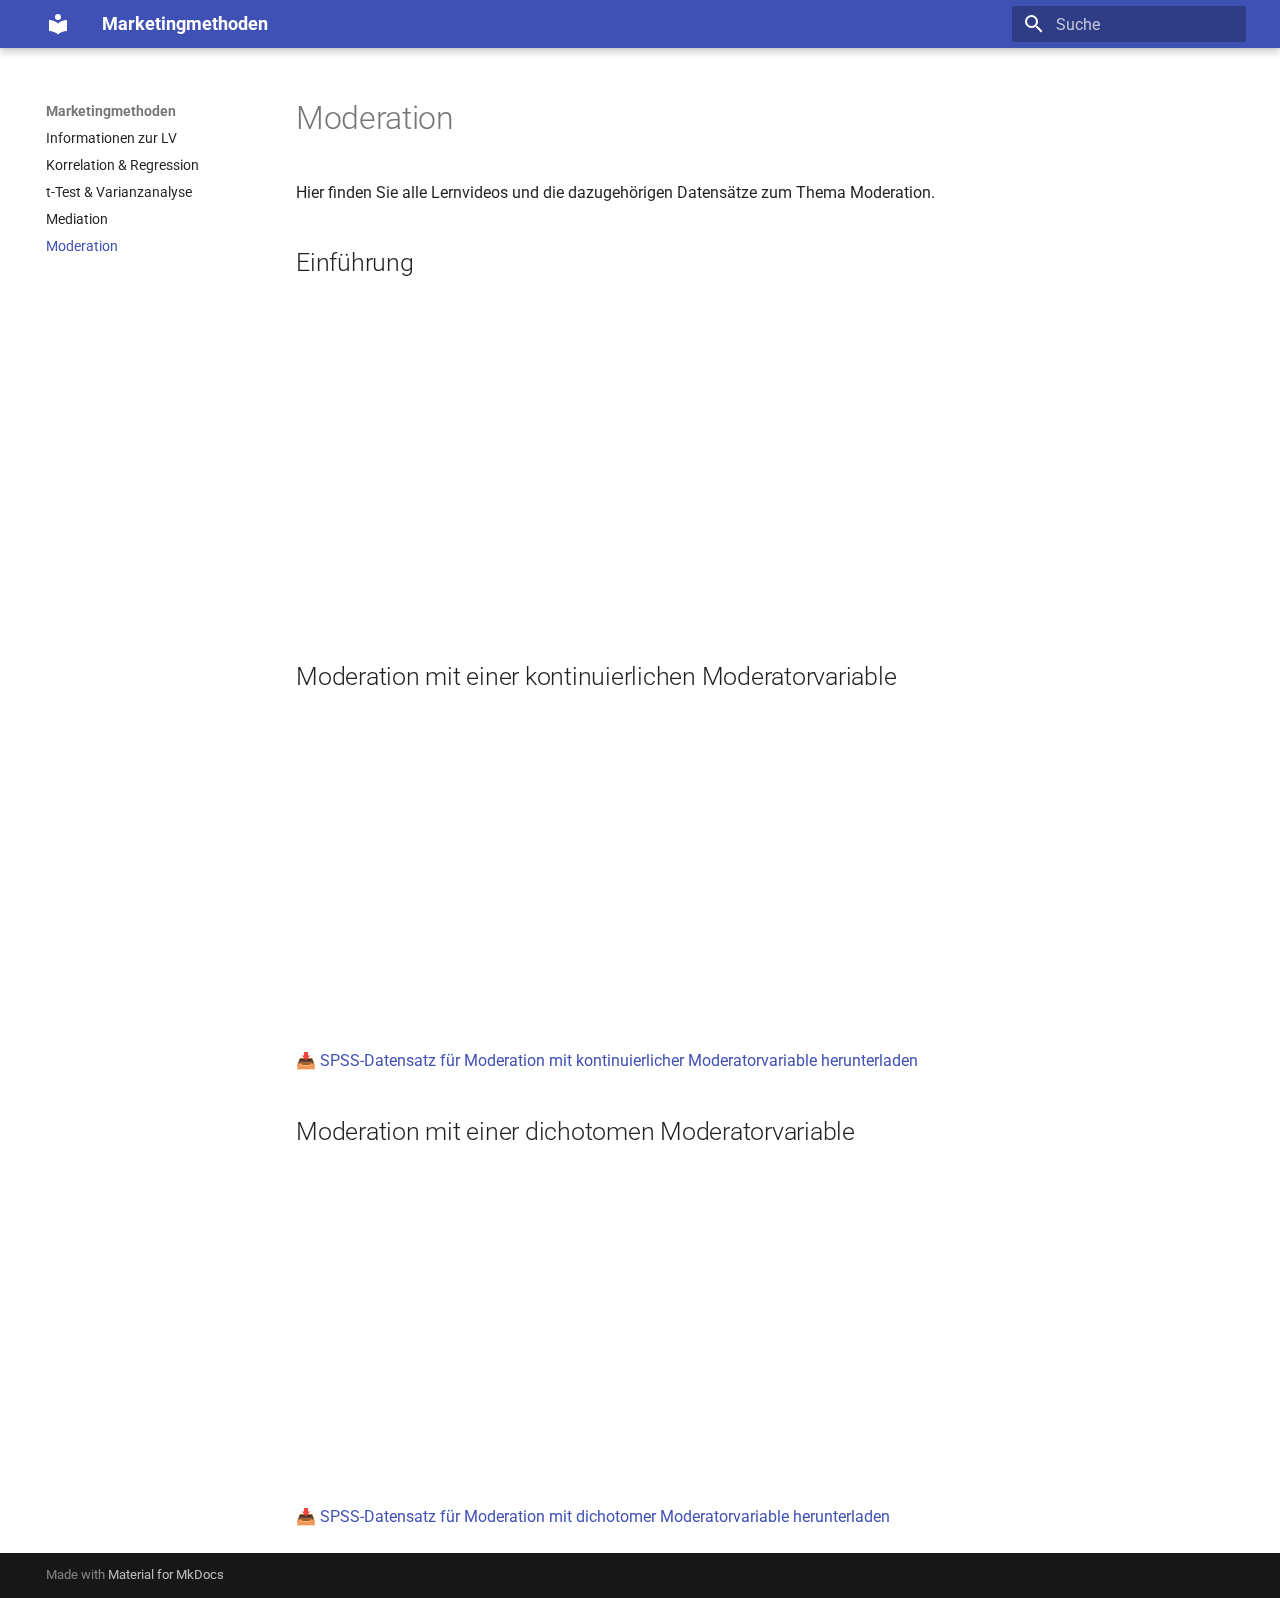
<file: moderation/index.html>
<!doctype html>
<html lang="de" class="no-js">
  <head>
    
      <meta charset="utf-8">
      <meta name="viewport" content="width=device-width,initial-scale=1">
      
      
      
        <link rel="canonical" href="https://mydomain.org/mysite/moderation/">
      
      
        <link rel="prev" href="../mediation/">
      
      
      
      <link rel="icon" href="../assets/images/favicon.png">
      <meta name="generator" content="mkdocs-1.6.1, mkdocs-material-9.6.13">
    
    
      
        <title>Moderation - Marketingmethoden</title>
      
    
    
      <link rel="stylesheet" href="../assets/stylesheets/main.342714a4.min.css">
      
      


    
    
      
    
    
      
        
        
        <link rel="preconnect" href="https://fonts.gstatic.com" crossorigin>
        <link rel="stylesheet" href="https://fonts.googleapis.com/css?family=Roboto:300,300i,400,400i,700,700i%7CRoboto+Mono:400,400i,700,700i&display=fallback">
        <style>:root{--md-text-font:"Roboto";--md-code-font:"Roboto Mono"}</style>
      
    
    
      <link rel="stylesheet" href="../custom.css">
    
    <script>__md_scope=new URL("..",location),__md_hash=e=>[...e].reduce(((e,_)=>(e<<5)-e+_.charCodeAt(0)),0),__md_get=(e,_=localStorage,t=__md_scope)=>JSON.parse(_.getItem(t.pathname+"."+e)),__md_set=(e,_,t=localStorage,a=__md_scope)=>{try{t.setItem(a.pathname+"."+e,JSON.stringify(_))}catch(e){}}</script>
    
      

    
    
    
  </head>
  
  
    <body dir="ltr">
  
    
    <input class="md-toggle" data-md-toggle="drawer" type="checkbox" id="__drawer" autocomplete="off">
    <input class="md-toggle" data-md-toggle="search" type="checkbox" id="__search" autocomplete="off">
    <label class="md-overlay" for="__drawer"></label>
    <div data-md-component="skip">
      
        
        <a href="#moderation" class="md-skip">
          Zum Inhalt
        </a>
      
    </div>
    <div data-md-component="announce">
      
    </div>
    
    
      

  

<header class="md-header md-header--shadow" data-md-component="header">
  <nav class="md-header__inner md-grid" aria-label="Kopfzeile">
    <a href=".." title="Marketingmethoden" class="md-header__button md-logo" aria-label="Marketingmethoden" data-md-component="logo">
      
  
  <svg xmlns="http://www.w3.org/2000/svg" viewBox="0 0 24 24"><path d="M12 8a3 3 0 0 0 3-3 3 3 0 0 0-3-3 3 3 0 0 0-3 3 3 3 0 0 0 3 3m0 3.54C9.64 9.35 6.5 8 3 8v11c3.5 0 6.64 1.35 9 3.54 2.36-2.19 5.5-3.54 9-3.54V8c-3.5 0-6.64 1.35-9 3.54"/></svg>

    </a>
    <label class="md-header__button md-icon" for="__drawer">
      
      <svg xmlns="http://www.w3.org/2000/svg" viewBox="0 0 24 24"><path d="M3 6h18v2H3zm0 5h18v2H3zm0 5h18v2H3z"/></svg>
    </label>
    <div class="md-header__title" data-md-component="header-title">
      <div class="md-header__ellipsis">
        <div class="md-header__topic">
          <span class="md-ellipsis">
            Marketingmethoden
          </span>
        </div>
        <div class="md-header__topic" data-md-component="header-topic">
          <span class="md-ellipsis">
            
              Moderation
            
          </span>
        </div>
      </div>
    </div>
    
    
      <script>var palette=__md_get("__palette");if(palette&&palette.color){if("(prefers-color-scheme)"===palette.color.media){var media=matchMedia("(prefers-color-scheme: light)"),input=document.querySelector(media.matches?"[data-md-color-media='(prefers-color-scheme: light)']":"[data-md-color-media='(prefers-color-scheme: dark)']");palette.color.media=input.getAttribute("data-md-color-media"),palette.color.scheme=input.getAttribute("data-md-color-scheme"),palette.color.primary=input.getAttribute("data-md-color-primary"),palette.color.accent=input.getAttribute("data-md-color-accent")}for(var[key,value]of Object.entries(palette.color))document.body.setAttribute("data-md-color-"+key,value)}</script>
    
    
    
      
      
        <label class="md-header__button md-icon" for="__search">
          
          <svg xmlns="http://www.w3.org/2000/svg" viewBox="0 0 24 24"><path d="M9.5 3A6.5 6.5 0 0 1 16 9.5c0 1.61-.59 3.09-1.56 4.23l.27.27h.79l5 5-1.5 1.5-5-5v-.79l-.27-.27A6.52 6.52 0 0 1 9.5 16 6.5 6.5 0 0 1 3 9.5 6.5 6.5 0 0 1 9.5 3m0 2C7 5 5 7 5 9.5S7 14 9.5 14 14 12 14 9.5 12 5 9.5 5"/></svg>
        </label>
        <div class="md-search" data-md-component="search" role="dialog">
  <label class="md-search__overlay" for="__search"></label>
  <div class="md-search__inner" role="search">
    <form class="md-search__form" name="search">
      <input type="text" class="md-search__input" name="query" aria-label="Suche" placeholder="Suche" autocapitalize="off" autocorrect="off" autocomplete="off" spellcheck="false" data-md-component="search-query" required>
      <label class="md-search__icon md-icon" for="__search">
        
        <svg xmlns="http://www.w3.org/2000/svg" viewBox="0 0 24 24"><path d="M9.5 3A6.5 6.5 0 0 1 16 9.5c0 1.61-.59 3.09-1.56 4.23l.27.27h.79l5 5-1.5 1.5-5-5v-.79l-.27-.27A6.52 6.52 0 0 1 9.5 16 6.5 6.5 0 0 1 3 9.5 6.5 6.5 0 0 1 9.5 3m0 2C7 5 5 7 5 9.5S7 14 9.5 14 14 12 14 9.5 12 5 9.5 5"/></svg>
        
        <svg xmlns="http://www.w3.org/2000/svg" viewBox="0 0 24 24"><path d="M20 11v2H8l5.5 5.5-1.42 1.42L4.16 12l7.92-7.92L13.5 5.5 8 11z"/></svg>
      </label>
      <nav class="md-search__options" aria-label="Suche">
        
        <button type="reset" class="md-search__icon md-icon" title="Zurücksetzen" aria-label="Zurücksetzen" tabindex="-1">
          
          <svg xmlns="http://www.w3.org/2000/svg" viewBox="0 0 24 24"><path d="M19 6.41 17.59 5 12 10.59 6.41 5 5 6.41 10.59 12 5 17.59 6.41 19 12 13.41 17.59 19 19 17.59 13.41 12z"/></svg>
        </button>
      </nav>
      
    </form>
    <div class="md-search__output">
      <div class="md-search__scrollwrap" tabindex="0" data-md-scrollfix>
        <div class="md-search-result" data-md-component="search-result">
          <div class="md-search-result__meta">
            Suche wird initialisiert
          </div>
          <ol class="md-search-result__list" role="presentation"></ol>
        </div>
      </div>
    </div>
  </div>
</div>
      
    
    
  </nav>
  
</header>
    
    <div class="md-container" data-md-component="container">
      
      
        
          
        
      
      <main class="md-main" data-md-component="main">
        <div class="md-main__inner md-grid">
          
            
              
              <div class="md-sidebar md-sidebar--primary" data-md-component="sidebar" data-md-type="navigation" >
                <div class="md-sidebar__scrollwrap">
                  <div class="md-sidebar__inner">
                    



<nav class="md-nav md-nav--primary" aria-label="Navigation" data-md-level="0">
  <label class="md-nav__title" for="__drawer">
    <a href=".." title="Marketingmethoden" class="md-nav__button md-logo" aria-label="Marketingmethoden" data-md-component="logo">
      
  
  <svg xmlns="http://www.w3.org/2000/svg" viewBox="0 0 24 24"><path d="M12 8a3 3 0 0 0 3-3 3 3 0 0 0-3-3 3 3 0 0 0-3 3 3 3 0 0 0 3 3m0 3.54C9.64 9.35 6.5 8 3 8v11c3.5 0 6.64 1.35 9 3.54 2.36-2.19 5.5-3.54 9-3.54V8c-3.5 0-6.64 1.35-9 3.54"/></svg>

    </a>
    Marketingmethoden
  </label>
  
  <ul class="md-nav__list" data-md-scrollfix>
    
      
      
  
  
  
  
    <li class="md-nav__item">
      <a href=".." class="md-nav__link">
        
  
  
  <span class="md-ellipsis">
    Informationen zur LV
    
  </span>
  

      </a>
    </li>
  

    
      
      
  
  
  
  
    <li class="md-nav__item">
      <a href="../regression/" class="md-nav__link">
        
  
  
  <span class="md-ellipsis">
    Korrelation & Regression
    
  </span>
  

      </a>
    </li>
  

    
      
      
  
  
  
  
    <li class="md-nav__item">
      <a href="../gruppenvergleiche/" class="md-nav__link">
        
  
  
  <span class="md-ellipsis">
    t-Test & Varianzanalyse
    
  </span>
  

      </a>
    </li>
  

    
      
      
  
  
  
  
    <li class="md-nav__item">
      <a href="../mediation/" class="md-nav__link">
        
  
  
  <span class="md-ellipsis">
    Mediation
    
  </span>
  

      </a>
    </li>
  

    
      
      
  
  
    
  
  
  
    <li class="md-nav__item md-nav__item--active">
      
      <input class="md-nav__toggle md-toggle" type="checkbox" id="__toc">
      
      
        
      
      
        <label class="md-nav__link md-nav__link--active" for="__toc">
          
  
  
  <span class="md-ellipsis">
    Moderation
    
  </span>
  

          <span class="md-nav__icon md-icon"></span>
        </label>
      
      <a href="./" class="md-nav__link md-nav__link--active">
        
  
  
  <span class="md-ellipsis">
    Moderation
    
  </span>
  

      </a>
      
        

<nav class="md-nav md-nav--secondary" aria-label="Inhaltsverzeichnis">
  
  
  
    
  
  
    <label class="md-nav__title" for="__toc">
      <span class="md-nav__icon md-icon"></span>
      Inhaltsverzeichnis
    </label>
    <ul class="md-nav__list" data-md-component="toc" data-md-scrollfix>
      
        <li class="md-nav__item">
  <a href="#einfuhrung" class="md-nav__link">
    <span class="md-ellipsis">
      Einführung
    </span>
  </a>
  
</li>
      
        <li class="md-nav__item">
  <a href="#moderation-mit-einer-kontinuierlichen-moderatorvariable" class="md-nav__link">
    <span class="md-ellipsis">
      Moderation mit einer kontinuierlichen Moderatorvariable
    </span>
  </a>
  
</li>
      
        <li class="md-nav__item">
  <a href="#moderation-mit-einer-dichotomen-moderatorvariable" class="md-nav__link">
    <span class="md-ellipsis">
      Moderation mit einer dichotomen Moderatorvariable
    </span>
  </a>
  
</li>
      
    </ul>
  
</nav>
      
    </li>
  

    
  </ul>
</nav>
                  </div>
                </div>
              </div>
            
            
              
              <div class="md-sidebar md-sidebar--secondary" data-md-component="sidebar" data-md-type="toc" >
                <div class="md-sidebar__scrollwrap">
                  <div class="md-sidebar__inner">
                    

<nav class="md-nav md-nav--secondary" aria-label="Inhaltsverzeichnis">
  
  
  
    
  
  
    <label class="md-nav__title" for="__toc">
      <span class="md-nav__icon md-icon"></span>
      Inhaltsverzeichnis
    </label>
    <ul class="md-nav__list" data-md-component="toc" data-md-scrollfix>
      
        <li class="md-nav__item">
  <a href="#einfuhrung" class="md-nav__link">
    <span class="md-ellipsis">
      Einführung
    </span>
  </a>
  
</li>
      
        <li class="md-nav__item">
  <a href="#moderation-mit-einer-kontinuierlichen-moderatorvariable" class="md-nav__link">
    <span class="md-ellipsis">
      Moderation mit einer kontinuierlichen Moderatorvariable
    </span>
  </a>
  
</li>
      
        <li class="md-nav__item">
  <a href="#moderation-mit-einer-dichotomen-moderatorvariable" class="md-nav__link">
    <span class="md-ellipsis">
      Moderation mit einer dichotomen Moderatorvariable
    </span>
  </a>
  
</li>
      
    </ul>
  
</nav>
                  </div>
                </div>
              </div>
            
          
          
            <div class="md-content" data-md-component="content">
              <article class="md-content__inner md-typeset">
                
                  



<h1 id="moderation">Moderation</h1>
<p>Hier finden Sie alle Lernvideos und die dazugehörigen Datensätze zum Thema Moderation.</p>
<h2 id="einfuhrung">Einführung</h2>
<iframe width="560" height="315" 
    src="https://www.youtube.com/embed/7YMYftBA4jg" 
    frameborder="0" allowfullscreen>
</iframe>

<h2 id="moderation-mit-einer-kontinuierlichen-moderatorvariable">Moderation mit einer kontinuierlichen Moderatorvariable</h2>
<iframe width="560" height="315" 
    src="https://www.youtube.com/embed/svrtzoJLRsc" 
    frameborder="0" allowfullscreen>
</iframe>

<p><a href="../Datensatz%20Moderation_kontinuierliche%20Variable.sav">📥 SPSS-Datensatz für Moderation mit kontinuierlicher Moderatorvariable herunterladen</a></p>
<h2 id="moderation-mit-einer-dichotomen-moderatorvariable">Moderation mit einer dichotomen Moderatorvariable</h2>
<iframe width="560" height="315" 
    src="https://www.youtube.com/embed/c2S09Slwxo8" 
    frameborder="0" allowfullscreen>
</iframe>

<p><a href="../Datensatz%20Moderation_dichotome%20Variable.sav">📥 SPSS-Datensatz für Moderation mit dichotomer Moderatorvariable herunterladen</a></p>












                
              </article>
            </div>
          
          
<script>var target=document.getElementById(location.hash.slice(1));target&&target.name&&(target.checked=target.name.startsWith("__tabbed_"))</script>
        </div>
        
      </main>
      
        <footer class="md-footer">
  
  <div class="md-footer-meta md-typeset">
    <div class="md-footer-meta__inner md-grid">
      <div class="md-copyright">
  
  
    Made with
    <a href="https://squidfunk.github.io/mkdocs-material/" target="_blank" rel="noopener">
      Material for MkDocs
    </a>
  
</div>
      
    </div>
  </div>
</footer>
      
    </div>
    <div class="md-dialog" data-md-component="dialog">
      <div class="md-dialog__inner md-typeset"></div>
    </div>
    
    
    
      
      <script id="__config" type="application/json">{"base": "..", "features": [], "search": "../assets/javascripts/workers/search.d50fe291.min.js", "tags": null, "translations": {"clipboard.copied": "In Zwischenablage kopiert", "clipboard.copy": "In Zwischenablage kopieren", "search.result.more.one": "1 weiteres Suchergebnis auf dieser Seite", "search.result.more.other": "# weitere Suchergebnisse auf dieser Seite", "search.result.none": "Keine Suchergebnisse", "search.result.one": "1 Suchergebnis", "search.result.other": "# Suchergebnisse", "search.result.placeholder": "Suchbegriff eingeben", "search.result.term.missing": "Es fehlt", "select.version": "Version ausw\u00e4hlen"}, "version": null}</script>
    
    
      <script src="../assets/javascripts/bundle.13a4f30d.min.js"></script>
      
    
  </body>
</html>
</file>
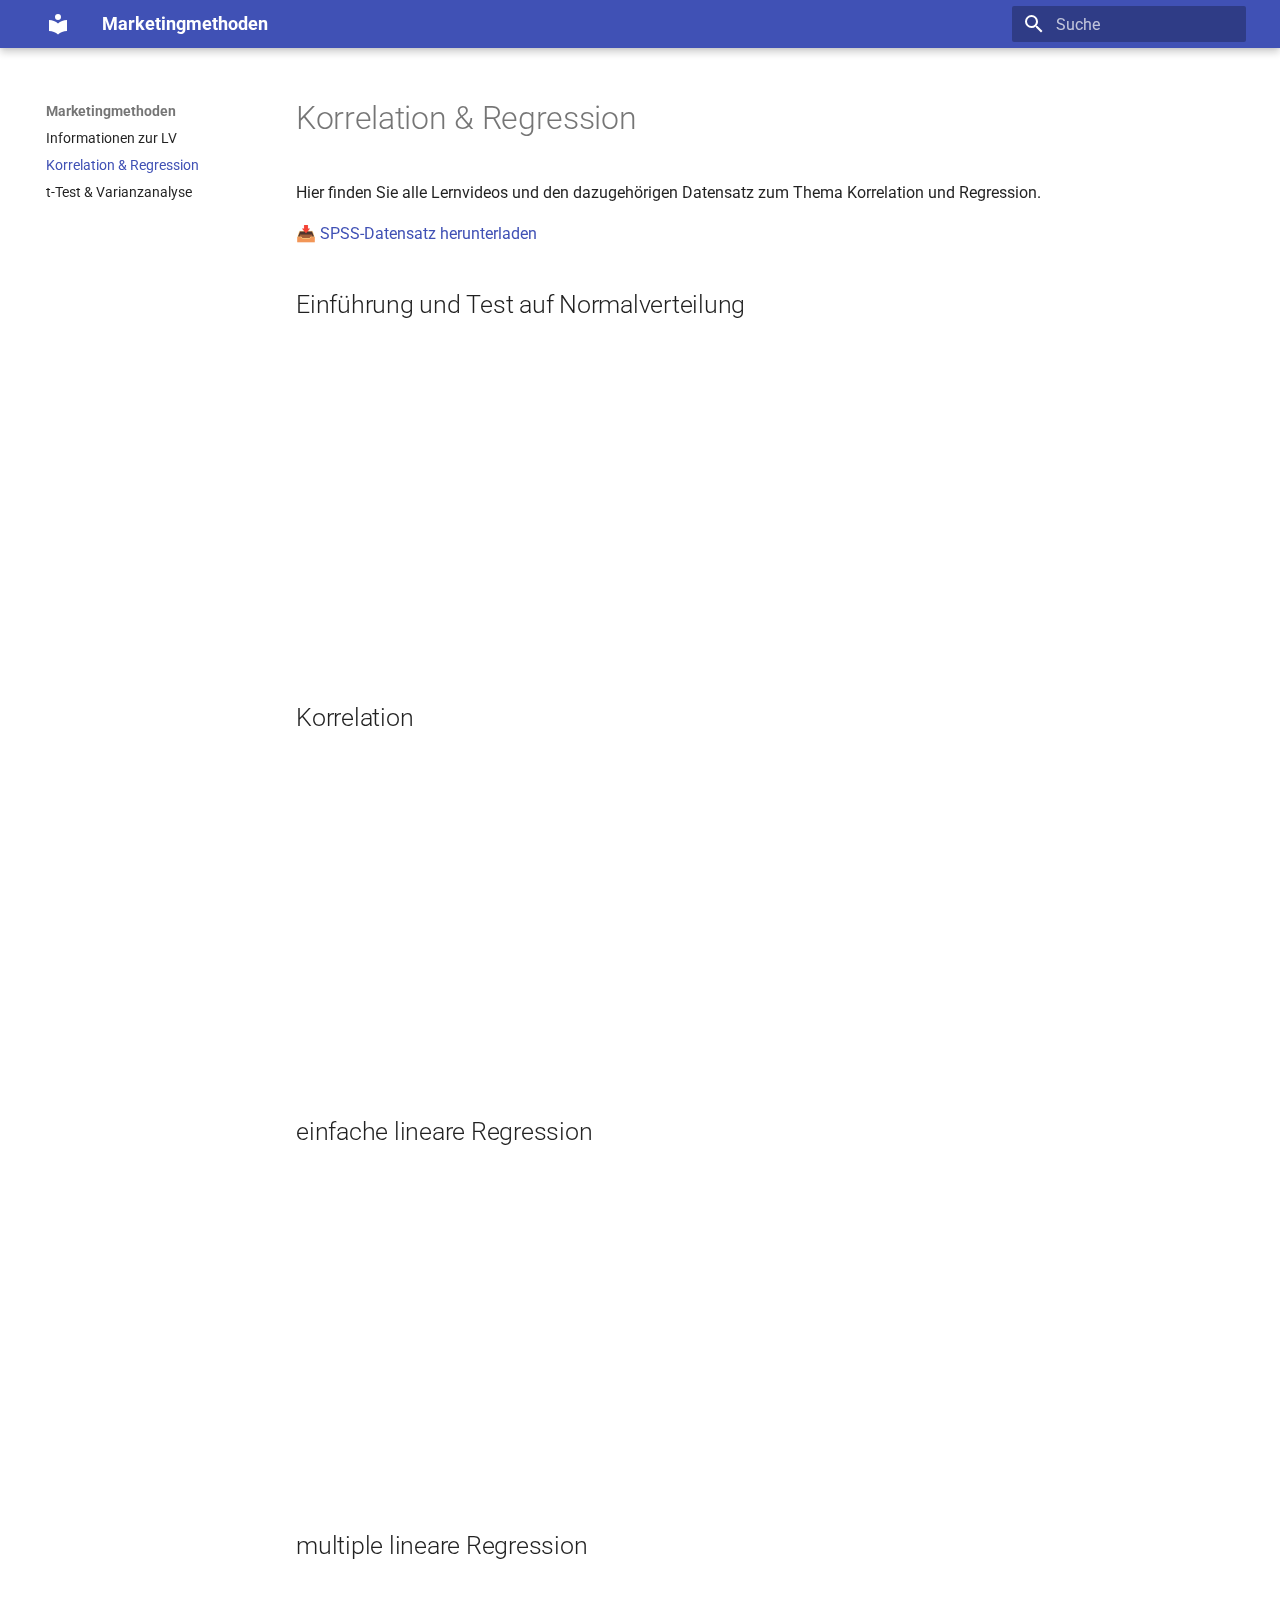
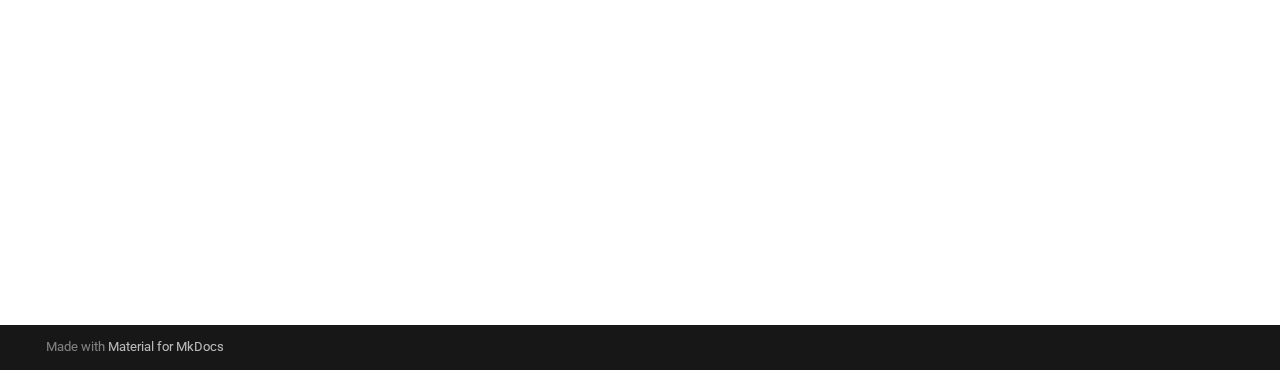
<file: regression/index.html>
<!doctype html>
<html lang="de" class="no-js">
  <head>
    
      <meta charset="utf-8">
      <meta name="viewport" content="width=device-width,initial-scale=1">
      
      
      
        <link rel="canonical" href="https://mydomain.org/mysite/regression/">
      
      
        <link rel="prev" href="..">
      
      
        <link rel="next" href="../gruppenvergleiche/">
      
      
      <link rel="icon" href="../assets/images/favicon.png">
      <meta name="generator" content="mkdocs-1.6.1, mkdocs-material-9.6.11">
    
    
      
        <title>Korrelation & Regression - Marketingmethoden</title>
      
    
    
      <link rel="stylesheet" href="../assets/stylesheets/main.4af4bdda.min.css">
      
      


    
    
      
    
    
      
        
        
        <link rel="preconnect" href="https://fonts.gstatic.com" crossorigin>
        <link rel="stylesheet" href="https://fonts.googleapis.com/css?family=Roboto:300,300i,400,400i,700,700i%7CRoboto+Mono:400,400i,700,700i&display=fallback">
        <style>:root{--md-text-font:"Roboto";--md-code-font:"Roboto Mono"}</style>
      
    
    
      <link rel="stylesheet" href="../custom.css">
    
    <script>__md_scope=new URL("..",location),__md_hash=e=>[...e].reduce(((e,_)=>(e<<5)-e+_.charCodeAt(0)),0),__md_get=(e,_=localStorage,t=__md_scope)=>JSON.parse(_.getItem(t.pathname+"."+e)),__md_set=(e,_,t=localStorage,a=__md_scope)=>{try{t.setItem(a.pathname+"."+e,JSON.stringify(_))}catch(e){}}</script>
    
      

    
    
    
  </head>
  
  
    <body dir="ltr">
  
    
    <input class="md-toggle" data-md-toggle="drawer" type="checkbox" id="__drawer" autocomplete="off">
    <input class="md-toggle" data-md-toggle="search" type="checkbox" id="__search" autocomplete="off">
    <label class="md-overlay" for="__drawer"></label>
    <div data-md-component="skip">
      
        
        <a href="#korrelation-regression" class="md-skip">
          Zum Inhalt
        </a>
      
    </div>
    <div data-md-component="announce">
      
    </div>
    
    
      

  

<header class="md-header md-header--shadow" data-md-component="header">
  <nav class="md-header__inner md-grid" aria-label="Kopfzeile">
    <a href=".." title="Marketingmethoden" class="md-header__button md-logo" aria-label="Marketingmethoden" data-md-component="logo">
      
  
  <svg xmlns="http://www.w3.org/2000/svg" viewBox="0 0 24 24"><path d="M12 8a3 3 0 0 0 3-3 3 3 0 0 0-3-3 3 3 0 0 0-3 3 3 3 0 0 0 3 3m0 3.54C9.64 9.35 6.5 8 3 8v11c3.5 0 6.64 1.35 9 3.54 2.36-2.19 5.5-3.54 9-3.54V8c-3.5 0-6.64 1.35-9 3.54"/></svg>

    </a>
    <label class="md-header__button md-icon" for="__drawer">
      
      <svg xmlns="http://www.w3.org/2000/svg" viewBox="0 0 24 24"><path d="M3 6h18v2H3zm0 5h18v2H3zm0 5h18v2H3z"/></svg>
    </label>
    <div class="md-header__title" data-md-component="header-title">
      <div class="md-header__ellipsis">
        <div class="md-header__topic">
          <span class="md-ellipsis">
            Marketingmethoden
          </span>
        </div>
        <div class="md-header__topic" data-md-component="header-topic">
          <span class="md-ellipsis">
            
              Korrelation & Regression
            
          </span>
        </div>
      </div>
    </div>
    
    
      <script>var palette=__md_get("__palette");if(palette&&palette.color){if("(prefers-color-scheme)"===palette.color.media){var media=matchMedia("(prefers-color-scheme: light)"),input=document.querySelector(media.matches?"[data-md-color-media='(prefers-color-scheme: light)']":"[data-md-color-media='(prefers-color-scheme: dark)']");palette.color.media=input.getAttribute("data-md-color-media"),palette.color.scheme=input.getAttribute("data-md-color-scheme"),palette.color.primary=input.getAttribute("data-md-color-primary"),palette.color.accent=input.getAttribute("data-md-color-accent")}for(var[key,value]of Object.entries(palette.color))document.body.setAttribute("data-md-color-"+key,value)}</script>
    
    
    
      
      
        <label class="md-header__button md-icon" for="__search">
          
          <svg xmlns="http://www.w3.org/2000/svg" viewBox="0 0 24 24"><path d="M9.5 3A6.5 6.5 0 0 1 16 9.5c0 1.61-.59 3.09-1.56 4.23l.27.27h.79l5 5-1.5 1.5-5-5v-.79l-.27-.27A6.52 6.52 0 0 1 9.5 16 6.5 6.5 0 0 1 3 9.5 6.5 6.5 0 0 1 9.5 3m0 2C7 5 5 7 5 9.5S7 14 9.5 14 14 12 14 9.5 12 5 9.5 5"/></svg>
        </label>
        <div class="md-search" data-md-component="search" role="dialog">
  <label class="md-search__overlay" for="__search"></label>
  <div class="md-search__inner" role="search">
    <form class="md-search__form" name="search">
      <input type="text" class="md-search__input" name="query" aria-label="Suche" placeholder="Suche" autocapitalize="off" autocorrect="off" autocomplete="off" spellcheck="false" data-md-component="search-query" required>
      <label class="md-search__icon md-icon" for="__search">
        
        <svg xmlns="http://www.w3.org/2000/svg" viewBox="0 0 24 24"><path d="M9.5 3A6.5 6.5 0 0 1 16 9.5c0 1.61-.59 3.09-1.56 4.23l.27.27h.79l5 5-1.5 1.5-5-5v-.79l-.27-.27A6.52 6.52 0 0 1 9.5 16 6.5 6.5 0 0 1 3 9.5 6.5 6.5 0 0 1 9.5 3m0 2C7 5 5 7 5 9.5S7 14 9.5 14 14 12 14 9.5 12 5 9.5 5"/></svg>
        
        <svg xmlns="http://www.w3.org/2000/svg" viewBox="0 0 24 24"><path d="M20 11v2H8l5.5 5.5-1.42 1.42L4.16 12l7.92-7.92L13.5 5.5 8 11z"/></svg>
      </label>
      <nav class="md-search__options" aria-label="Suche">
        
        <button type="reset" class="md-search__icon md-icon" title="Zurücksetzen" aria-label="Zurücksetzen" tabindex="-1">
          
          <svg xmlns="http://www.w3.org/2000/svg" viewBox="0 0 24 24"><path d="M19 6.41 17.59 5 12 10.59 6.41 5 5 6.41 10.59 12 5 17.59 6.41 19 12 13.41 17.59 19 19 17.59 13.41 12z"/></svg>
        </button>
      </nav>
      
    </form>
    <div class="md-search__output">
      <div class="md-search__scrollwrap" tabindex="0" data-md-scrollfix>
        <div class="md-search-result" data-md-component="search-result">
          <div class="md-search-result__meta">
            Suche wird initialisiert
          </div>
          <ol class="md-search-result__list" role="presentation"></ol>
        </div>
      </div>
    </div>
  </div>
</div>
      
    
    
  </nav>
  
</header>
    
    <div class="md-container" data-md-component="container">
      
      
        
          
        
      
      <main class="md-main" data-md-component="main">
        <div class="md-main__inner md-grid">
          
            
              
              <div class="md-sidebar md-sidebar--primary" data-md-component="sidebar" data-md-type="navigation" >
                <div class="md-sidebar__scrollwrap">
                  <div class="md-sidebar__inner">
                    



<nav class="md-nav md-nav--primary" aria-label="Navigation" data-md-level="0">
  <label class="md-nav__title" for="__drawer">
    <a href=".." title="Marketingmethoden" class="md-nav__button md-logo" aria-label="Marketingmethoden" data-md-component="logo">
      
  
  <svg xmlns="http://www.w3.org/2000/svg" viewBox="0 0 24 24"><path d="M12 8a3 3 0 0 0 3-3 3 3 0 0 0-3-3 3 3 0 0 0-3 3 3 3 0 0 0 3 3m0 3.54C9.64 9.35 6.5 8 3 8v11c3.5 0 6.64 1.35 9 3.54 2.36-2.19 5.5-3.54 9-3.54V8c-3.5 0-6.64 1.35-9 3.54"/></svg>

    </a>
    Marketingmethoden
  </label>
  
  <ul class="md-nav__list" data-md-scrollfix>
    
      
      
  
  
  
  
    <li class="md-nav__item">
      <a href=".." class="md-nav__link">
        
  
  
  <span class="md-ellipsis">
    Informationen zur LV
    
  </span>
  

      </a>
    </li>
  

    
      
      
  
  
    
  
  
  
    <li class="md-nav__item md-nav__item--active">
      
      <input class="md-nav__toggle md-toggle" type="checkbox" id="__toc">
      
      
        
      
      
        <label class="md-nav__link md-nav__link--active" for="__toc">
          
  
  
  <span class="md-ellipsis">
    Korrelation & Regression
    
  </span>
  

          <span class="md-nav__icon md-icon"></span>
        </label>
      
      <a href="./" class="md-nav__link md-nav__link--active">
        
  
  
  <span class="md-ellipsis">
    Korrelation & Regression
    
  </span>
  

      </a>
      
        

<nav class="md-nav md-nav--secondary" aria-label="Inhaltsverzeichnis">
  
  
  
    
  
  
    <label class="md-nav__title" for="__toc">
      <span class="md-nav__icon md-icon"></span>
      Inhaltsverzeichnis
    </label>
    <ul class="md-nav__list" data-md-component="toc" data-md-scrollfix>
      
        <li class="md-nav__item">
  <a href="#einfuhrung-und-test-auf-normalverteilung" class="md-nav__link">
    <span class="md-ellipsis">
      Einführung und Test auf Normalverteilung
    </span>
  </a>
  
</li>
      
        <li class="md-nav__item">
  <a href="#korrelation" class="md-nav__link">
    <span class="md-ellipsis">
      Korrelation
    </span>
  </a>
  
</li>
      
        <li class="md-nav__item">
  <a href="#einfache-lineare-regression" class="md-nav__link">
    <span class="md-ellipsis">
      einfache lineare Regression
    </span>
  </a>
  
</li>
      
        <li class="md-nav__item">
  <a href="#multiple-lineare-regression" class="md-nav__link">
    <span class="md-ellipsis">
      multiple lineare Regression
    </span>
  </a>
  
</li>
      
    </ul>
  
</nav>
      
    </li>
  

    
      
      
  
  
  
  
    <li class="md-nav__item">
      <a href="../gruppenvergleiche/" class="md-nav__link">
        
  
  
  <span class="md-ellipsis">
    t-Test & Varianzanalyse
    
  </span>
  

      </a>
    </li>
  

    
  </ul>
</nav>
                  </div>
                </div>
              </div>
            
            
              
              <div class="md-sidebar md-sidebar--secondary" data-md-component="sidebar" data-md-type="toc" >
                <div class="md-sidebar__scrollwrap">
                  <div class="md-sidebar__inner">
                    

<nav class="md-nav md-nav--secondary" aria-label="Inhaltsverzeichnis">
  
  
  
    
  
  
    <label class="md-nav__title" for="__toc">
      <span class="md-nav__icon md-icon"></span>
      Inhaltsverzeichnis
    </label>
    <ul class="md-nav__list" data-md-component="toc" data-md-scrollfix>
      
        <li class="md-nav__item">
  <a href="#einfuhrung-und-test-auf-normalverteilung" class="md-nav__link">
    <span class="md-ellipsis">
      Einführung und Test auf Normalverteilung
    </span>
  </a>
  
</li>
      
        <li class="md-nav__item">
  <a href="#korrelation" class="md-nav__link">
    <span class="md-ellipsis">
      Korrelation
    </span>
  </a>
  
</li>
      
        <li class="md-nav__item">
  <a href="#einfache-lineare-regression" class="md-nav__link">
    <span class="md-ellipsis">
      einfache lineare Regression
    </span>
  </a>
  
</li>
      
        <li class="md-nav__item">
  <a href="#multiple-lineare-regression" class="md-nav__link">
    <span class="md-ellipsis">
      multiple lineare Regression
    </span>
  </a>
  
</li>
      
    </ul>
  
</nav>
                  </div>
                </div>
              </div>
            
          
          
            <div class="md-content" data-md-component="content">
              <article class="md-content__inner md-typeset">
                
                  



<h1 id="korrelation-regression">Korrelation &amp; Regression</h1>
<p>Hier finden Sie alle Lernvideos und den dazugehörigen Datensatz zum Thema Korrelation und Regression.</p>
<p><a href="../Datensatz%20Korrelation%20und%20Regression.sav">📥 SPSS-Datensatz herunterladen</a></p>
<h2 id="einfuhrung-und-test-auf-normalverteilung">Einführung und Test auf Normalverteilung</h2>
<iframe width="560" height="315" 
    src="https://www.youtube.com/embed/2uYY6ARFhCk" 
    frameborder="0" allowfullscreen>
</iframe>

<h2 id="korrelation">Korrelation</h2>
<iframe width="560" height="315" 
    src="https://www.youtube.com/embed/FnlnvR7me9M" 
    frameborder="0" allowfullscreen>
</iframe>

<h2 id="einfache-lineare-regression">einfache lineare Regression</h2>
<iframe width="560" height="315" 
    src="https://www.youtube.com/embed/b8MaUGNFoos" 
    frameborder="0" allowfullscreen>
</iframe>

<h2 id="multiple-lineare-regression">multiple lineare Regression</h2>
<iframe width="560" height="315" 
    src="https://www.youtube.com/embed/0bKFsZqmo_0" 
    frameborder="0" allowfullscreen>
</iframe>












                
              </article>
            </div>
          
          
<script>var target=document.getElementById(location.hash.slice(1));target&&target.name&&(target.checked=target.name.startsWith("__tabbed_"))</script>
        </div>
        
      </main>
      
        <footer class="md-footer">
  
  <div class="md-footer-meta md-typeset">
    <div class="md-footer-meta__inner md-grid">
      <div class="md-copyright">
  
  
    Made with
    <a href="https://squidfunk.github.io/mkdocs-material/" target="_blank" rel="noopener">
      Material for MkDocs
    </a>
  
</div>
      
    </div>
  </div>
</footer>
      
    </div>
    <div class="md-dialog" data-md-component="dialog">
      <div class="md-dialog__inner md-typeset"></div>
    </div>
    
    
    
      
      <script id="__config" type="application/json">{"base": "..", "features": [], "search": "../assets/javascripts/workers/search.f8cc74c7.min.js", "tags": null, "translations": {"clipboard.copied": "In Zwischenablage kopiert", "clipboard.copy": "In Zwischenablage kopieren", "search.result.more.one": "1 weiteres Suchergebnis auf dieser Seite", "search.result.more.other": "# weitere Suchergebnisse auf dieser Seite", "search.result.none": "Keine Suchergebnisse", "search.result.one": "1 Suchergebnis", "search.result.other": "# Suchergebnisse", "search.result.placeholder": "Suchbegriff eingeben", "search.result.term.missing": "Es fehlt", "select.version": "Version ausw\u00e4hlen"}, "version": null}</script>
    
    
      <script src="../assets/javascripts/bundle.c8b220af.min.js"></script>
      
    
  </body>
</html>
</file>
<file: custom.css>
.md-sidebar--secondary {
    display: none !important;
  }
</file>
<file: assets/stylesheets/main.4af4bdda.min.css>
@charset "UTF-8";html{-webkit-text-size-adjust:none;-moz-text-size-adjust:none;text-size-adjust:none;box-sizing:border-box}*,:after,:before{box-sizing:inherit}@media (prefers-reduced-motion){*,:after,:before{transition:none!important}}body{margin:0}a,button,input,label{-webkit-tap-highlight-color:transparent}a{color:inherit;text-decoration:none}hr{border:0;box-sizing:initial;display:block;height:.05rem;overflow:visible;padding:0}small{font-size:80%}sub,sup{line-height:1em}img{border-style:none}table{border-collapse:initial;border-spacing:0}td,th{font-weight:400;vertical-align:top}button{background:#0000;border:0;font-family:inherit;font-size:inherit;margin:0;padding:0}input{border:0;outline:none}:root{--md-primary-fg-color:#4051b5;--md-primary-fg-color--light:#5d6cc0;--md-primary-fg-color--dark:#303fa1;--md-primary-bg-color:#fff;--md-primary-bg-color--light:#ffffffb3;--md-accent-fg-color:#526cfe;--md-accent-fg-color--transparent:#526cfe1a;--md-accent-bg-color:#fff;--md-accent-bg-color--light:#ffffffb3}[data-md-color-scheme=default]{color-scheme:light}[data-md-color-scheme=default] img[src$="#gh-dark-mode-only"],[data-md-color-scheme=default] img[src$="#only-dark"]{display:none}:root,[data-md-color-scheme=default]{--md-hue:225deg;--md-default-fg-color:#000000de;--md-default-fg-color--light:#0000008a;--md-default-fg-color--lighter:#00000052;--md-default-fg-color--lightest:#00000012;--md-default-bg-color:#fff;--md-default-bg-color--light:#ffffffb3;--md-default-bg-color--lighter:#ffffff4d;--md-default-bg-color--lightest:#ffffff1f;--md-code-fg-color:#36464e;--md-code-bg-color:#f5f5f5;--md-code-hl-color:#4287ff;--md-code-hl-color--light:#4287ff1a;--md-code-hl-number-color:#d52a2a;--md-code-hl-special-color:#db1457;--md-code-hl-function-color:#a846b9;--md-code-hl-constant-color:#6e59d9;--md-code-hl-keyword-color:#3f6ec6;--md-code-hl-string-color:#1c7d4d;--md-code-hl-name-color:var(--md-code-fg-color);--md-code-hl-operator-color:var(--md-default-fg-color--light);--md-code-hl-punctuation-color:var(--md-default-fg-color--light);--md-code-hl-comment-color:var(--md-default-fg-color--light);--md-code-hl-generic-color:var(--md-default-fg-color--light);--md-code-hl-variable-color:var(--md-default-fg-color--light);--md-typeset-color:var(--md-default-fg-color);--md-typeset-a-color:var(--md-primary-fg-color);--md-typeset-del-color:#f5503d26;--md-typeset-ins-color:#0bd57026;--md-typeset-kbd-color:#fafafa;--md-typeset-kbd-accent-color:#fff;--md-typeset-kbd-border-color:#b8b8b8;--md-typeset-mark-color:#ffff0080;--md-typeset-table-color:#0000001f;--md-typeset-table-color--light:rgba(0,0,0,.035);--md-admonition-fg-color:var(--md-default-fg-color);--md-admonition-bg-color:var(--md-default-bg-color);--md-warning-fg-color:#000000de;--md-warning-bg-color:#ff9;--md-footer-fg-color:#fff;--md-footer-fg-color--light:#ffffffb3;--md-footer-fg-color--lighter:#ffffff73;--md-footer-bg-color:#000000de;--md-footer-bg-color--dark:#00000052;--md-shadow-z1:0 0.2rem 0.5rem #0000000d,0 0 0.05rem #0000001a;--md-shadow-z2:0 0.2rem 0.5rem #0000001a,0 0 0.05rem #00000040;--md-shadow-z3:0 0.2rem 0.5rem #0003,0 0 0.05rem #00000059}.md-icon svg{fill:currentcolor;display:block;height:1.2rem;width:1.2rem}body{-webkit-font-smoothing:antialiased;-moz-osx-font-smoothing:grayscale;--md-text-font-family:var(--md-text-font,_),-apple-system,BlinkMacSystemFont,Helvetica,Arial,sans-serif;--md-code-font-family:var(--md-code-font,_),SFMono-Regular,Consolas,Menlo,monospace}aside,body,input{font-feature-settings:"kern","liga";color:var(--md-typeset-color);font-family:var(--md-text-font-family)}code,kbd,pre{font-feature-settings:"kern";font-family:var(--md-code-font-family)}:root{--md-typeset-table-sort-icon:url('data:image/svg+xml;charset=utf-8,<svg xmlns="http://www.w3.org/2000/svg" viewBox="0 0 24 24"><path d="m18 21-4-4h3V7h-3l4-4 4 4h-3v10h3M2 19v-2h10v2M2 13v-2h7v2M2 7V5h4v2z"/></svg>');--md-typeset-table-sort-icon--asc:url('data:image/svg+xml;charset=utf-8,<svg xmlns="http://www.w3.org/2000/svg" viewBox="0 0 24 24"><path d="M19 17h3l-4 4-4-4h3V3h2M2 17h10v2H2M6 5v2H2V5m0 6h7v2H2z"/></svg>');--md-typeset-table-sort-icon--desc:url('data:image/svg+xml;charset=utf-8,<svg xmlns="http://www.w3.org/2000/svg" viewBox="0 0 24 24"><path d="M19 7h3l-4-4-4 4h3v14h2M2 17h10v2H2M6 5v2H2V5m0 6h7v2H2z"/></svg>')}.md-typeset{-webkit-print-color-adjust:exact;color-adjust:exact;font-size:.8rem;line-height:1.6;overflow-wrap:break-word}@media print{.md-typeset{font-size:.68rem}}.md-typeset blockquote,.md-typeset dl,.md-typeset figure,.md-typeset ol,.md-typeset pre,.md-typeset ul{margin-bottom:1em;margin-top:1em}.md-typeset h1{color:var(--md-default-fg-color--light);font-size:2em;line-height:1.3;margin:0 0 1.25em}.md-typeset h1,.md-typeset h2{font-weight:300;letter-spacing:-.01em}.md-typeset h2{font-size:1.5625em;line-height:1.4;margin:1.6em 0 .64em}.md-typeset h3{font-size:1.25em;font-weight:400;letter-spacing:-.01em;line-height:1.5;margin:1.6em 0 .8em}.md-typeset h2+h3{margin-top:.8em}.md-typeset h4{font-weight:700;letter-spacing:-.01em;margin:1em 0}.md-typeset h5,.md-typeset h6{color:var(--md-default-fg-color--light);font-size:.8em;font-weight:700;letter-spacing:-.01em;margin:1.25em 0}.md-typeset h5{text-transform:uppercase}.md-typeset h5 code{text-transform:none}.md-typeset hr{border-bottom:.05rem solid var(--md-default-fg-color--lightest);display:flow-root;margin:1.5em 0}.md-typeset a{color:var(--md-typeset-a-color);word-break:break-word}.md-typeset a,.md-typeset a:before{transition:color 125ms}.md-typeset a:focus,.md-typeset a:hover{color:var(--md-accent-fg-color)}.md-typeset a:focus code,.md-typeset a:hover code{background-color:var(--md-accent-fg-color--transparent)}.md-typeset a code{color:currentcolor;transition:background-color 125ms}.md-typeset a.focus-visible{outline-color:var(--md-accent-fg-color);outline-offset:.2rem}.md-typeset code,.md-typeset kbd,.md-typeset pre{color:var(--md-code-fg-color);direction:ltr;font-variant-ligatures:none}@media print{.md-typeset code,.md-typeset kbd,.md-typeset pre{white-space:pre-wrap}}.md-typeset code{background-color:var(--md-code-bg-color);border-radius:.1rem;-webkit-box-decoration-break:clone;box-decoration-break:clone;font-size:.85em;padding:0 .2941176471em;word-break:break-word}.md-typeset code:not(.focus-visible){-webkit-tap-highlight-color:transparent;outline:none}.md-typeset pre{display:flow-root;line-height:1.4;position:relative}.md-typeset pre>code{-webkit-box-decoration-break:slice;box-decoration-break:slice;box-shadow:none;display:block;margin:0;outline-color:var(--md-accent-fg-color);overflow:auto;padding:.7720588235em 1.1764705882em;scrollbar-color:var(--md-default-fg-color--lighter) #0000;scrollbar-width:thin;touch-action:auto;word-break:normal}.md-typeset pre>code:hover{scrollbar-color:var(--md-accent-fg-color) #0000}.md-typeset pre>code::-webkit-scrollbar{height:.2rem;width:.2rem}.md-typeset pre>code::-webkit-scrollbar-thumb{background-color:var(--md-default-fg-color--lighter)}.md-typeset pre>code::-webkit-scrollbar-thumb:hover{background-color:var(--md-accent-fg-color)}.md-typeset kbd{background-color:var(--md-typeset-kbd-color);border-radius:.1rem;box-shadow:0 .1rem 0 .05rem var(--md-typeset-kbd-border-color),0 .1rem 0 var(--md-typeset-kbd-border-color),0 -.1rem .2rem var(--md-typeset-kbd-accent-color) inset;color:var(--md-default-fg-color);display:inline-block;font-size:.75em;padding:0 .6666666667em;vertical-align:text-top;word-break:break-word}.md-typeset mark{background-color:var(--md-typeset-mark-color);-webkit-box-decoration-break:clone;box-decoration-break:clone;color:inherit;word-break:break-word}.md-typeset abbr{border-bottom:.05rem dotted var(--md-default-fg-color--light);cursor:help;text-decoration:none}.md-typeset small{opacity:.75}[dir=ltr] .md-typeset sub,[dir=ltr] .md-typeset sup{margin-left:.078125em}[dir=rtl] .md-typeset sub,[dir=rtl] .md-typeset sup{margin-right:.078125em}[dir=ltr] .md-typeset blockquote{padding-left:.6rem}[dir=rtl] .md-typeset blockquote{padding-right:.6rem}[dir=ltr] .md-typeset blockquote{border-left:.2rem solid var(--md-default-fg-color--lighter)}[dir=rtl] .md-typeset blockquote{border-right:.2rem solid var(--md-default-fg-color--lighter)}.md-typeset blockquote{color:var(--md-default-fg-color--light);margin-left:0;margin-right:0}.md-typeset ul{list-style-type:disc}.md-typeset ul[type]{list-style-type:revert-layer}[dir=ltr] .md-typeset ol,[dir=ltr] .md-typeset ul{margin-left:.625em}[dir=rtl] .md-typeset ol,[dir=rtl] .md-typeset ul{margin-right:.625em}.md-typeset ol,.md-typeset ul{padding:0}.md-typeset ol:not([hidden]),.md-typeset ul:not([hidden]){display:flow-root}.md-typeset ol ol,.md-typeset ul ol{list-style-type:lower-alpha}.md-typeset ol ol ol,.md-typeset ul ol ol{list-style-type:lower-roman}.md-typeset ol ol ol ol,.md-typeset ul ol ol ol{list-style-type:upper-alpha}.md-typeset ol ol ol ol ol,.md-typeset ul ol ol ol ol{list-style-type:upper-roman}.md-typeset ol[type],.md-typeset ul[type]{list-style-type:revert-layer}[dir=ltr] .md-typeset ol li,[dir=ltr] .md-typeset ul li{margin-left:1.25em}[dir=rtl] .md-typeset ol li,[dir=rtl] .md-typeset ul li{margin-right:1.25em}.md-typeset ol li,.md-typeset ul li{margin-bottom:.5em}.md-typeset ol li blockquote,.md-typeset ol li p,.md-typeset ul li blockquote,.md-typeset ul li p{margin:.5em 0}.md-typeset ol li:last-child,.md-typeset ul li:last-child{margin-bottom:0}[dir=ltr] .md-typeset ol li ol,[dir=ltr] .md-typeset ol li ul,[dir=ltr] .md-typeset ul li ol,[dir=ltr] .md-typeset ul li ul{margin-left:.625em}[dir=rtl] .md-typeset ol li ol,[dir=rtl] .md-typeset ol li ul,[dir=rtl] .md-typeset ul li ol,[dir=rtl] .md-typeset ul li ul{margin-right:.625em}.md-typeset ol li ol,.md-typeset ol li ul,.md-typeset ul li ol,.md-typeset ul li ul{margin-bottom:.5em;margin-top:.5em}[dir=ltr] .md-typeset dd{margin-left:1.875em}[dir=rtl] .md-typeset dd{margin-right:1.875em}.md-typeset dd{margin-bottom:1.5em;margin-top:1em}.md-typeset img,.md-typeset svg,.md-typeset video{height:auto;max-width:100%}.md-typeset img[align=left]{margin:1em 1em 1em 0}.md-typeset img[align=right]{margin:1em 0 1em 1em}.md-typeset img[align]:only-child{margin-top:0}.md-typeset figure{display:flow-root;margin:1em auto;max-width:100%;text-align:center;width:-moz-fit-content;width:fit-content}.md-typeset figure img{display:block;margin:0 auto}.md-typeset figcaption{font-style:italic;margin:1em auto;max-width:24rem}.md-typeset iframe{max-width:100%}.md-typeset table:not([class]){background-color:var(--md-default-bg-color);border:.05rem solid var(--md-typeset-table-color);border-radius:.1rem;display:inline-block;font-size:.64rem;max-width:100%;overflow:auto;touch-action:auto}@media print{.md-typeset table:not([class]){display:table}}.md-typeset table:not([class])+*{margin-top:1.5em}.md-typeset table:not([class]) td>:first-child,.md-typeset table:not([class]) th>:first-child{margin-top:0}.md-typeset table:not([class]) td>:last-child,.md-typeset table:not([class]) th>:last-child{margin-bottom:0}.md-typeset table:not([class]) td:not([align]),.md-typeset table:not([class]) th:not([align]){text-align:left}[dir=rtl] .md-typeset table:not([class]) td:not([align]),[dir=rtl] .md-typeset table:not([class]) th:not([align]){text-align:right}.md-typeset table:not([class]) th{font-weight:700;min-width:5rem;padding:.9375em 1.25em;vertical-align:top}.md-typeset table:not([class]) td{border-top:.05rem solid var(--md-typeset-table-color);padding:.9375em 1.25em;vertical-align:top}.md-typeset table:not([class]) tbody tr{transition:background-color 125ms}.md-typeset table:not([class]) tbody tr:hover{background-color:var(--md-typeset-table-color--light);box-shadow:0 .05rem 0 var(--md-default-bg-color) inset}.md-typeset table:not([class]) a{word-break:normal}.md-typeset table th[role=columnheader]{cursor:pointer}[dir=ltr] .md-typeset table th[role=columnheader]:after{margin-left:.5em}[dir=rtl] .md-typeset table th[role=columnheader]:after{margin-right:.5em}.md-typeset table th[role=columnheader]:after{content:"";display:inline-block;height:1.2em;-webkit-mask-image:var(--md-typeset-table-sort-icon);mask-image:var(--md-typeset-table-sort-icon);-webkit-mask-repeat:no-repeat;mask-repeat:no-repeat;-webkit-mask-size:contain;mask-size:contain;transition:background-color 125ms;vertical-align:text-bottom;width:1.2em}.md-typeset table th[role=columnheader]:hover:after{background-color:var(--md-default-fg-color--lighter)}.md-typeset table th[role=columnheader][aria-sort=ascending]:after{background-color:var(--md-default-fg-color--light);-webkit-mask-image:var(--md-typeset-table-sort-icon--asc);mask-image:var(--md-typeset-table-sort-icon--asc)}.md-typeset table th[role=columnheader][aria-sort=descending]:after{background-color:var(--md-default-fg-color--light);-webkit-mask-image:var(--md-typeset-table-sort-icon--desc);mask-image:var(--md-typeset-table-sort-icon--desc)}.md-typeset__scrollwrap{margin:1em -.8rem;overflow-x:auto;touch-action:auto}.md-typeset__table{display:inline-block;margin-bottom:.5em;padding:0 .8rem}@media print{.md-typeset__table{display:block}}html .md-typeset__table table{display:table;margin:0;overflow:hidden;width:100%}@media screen and (max-width:44.984375em){.md-content__inner>pre{margin:1em -.8rem}.md-content__inner>pre code{border-radius:0}}.md-typeset .md-author{border-radius:100%;display:block;flex-shrink:0;height:1.6rem;overflow:hidden;position:relative;transition:color 125ms,transform 125ms;width:1.6rem}.md-typeset .md-author img{display:block}.md-typeset .md-author--more{background:var(--md-default-fg-color--lightest);color:var(--md-default-fg-color--lighter);font-size:.6rem;font-weight:700;line-height:1.6rem;text-align:center}.md-typeset .md-author--long{height:2.4rem;width:2.4rem}.md-typeset a.md-author{transform:scale(1)}.md-typeset a.md-author img{border-radius:100%;filter:grayscale(100%) opacity(75%);transition:filter 125ms}.md-typeset a.md-author:focus,.md-typeset a.md-author:hover{transform:scale(1.1);z-index:1}.md-typeset a.md-author:focus img,.md-typeset a.md-author:hover img{filter:grayscale(0)}.md-banner{background-color:var(--md-footer-bg-color);color:var(--md-footer-fg-color);overflow:auto}@media print{.md-banner{display:none}}.md-banner--warning{background-color:var(--md-warning-bg-color);color:var(--md-warning-fg-color)}.md-banner__inner{font-size:.7rem;margin:.6rem auto;padding:0 .8rem}[dir=ltr] .md-banner__button{float:right}[dir=rtl] .md-banner__button{float:left}.md-banner__button{color:inherit;cursor:pointer;transition:opacity .25s}.no-js .md-banner__button{display:none}.md-banner__button:hover{opacity:.7}html{font-size:125%;height:100%;overflow-x:hidden}@media screen and (min-width:100em){html{font-size:137.5%}}@media screen and (min-width:125em){html{font-size:150%}}body{background-color:var(--md-default-bg-color);display:flex;flex-direction:column;font-size:.5rem;min-height:100%;position:relative;width:100%}@media print{body{display:block}}@media screen and (max-width:59.984375em){body[data-md-scrolllock]{position:fixed}}.md-grid{margin-left:auto;margin-right:auto;max-width:61rem}.md-container{display:flex;flex-direction:column;flex-grow:1}@media print{.md-container{display:block}}.md-main{flex-grow:1}.md-main__inner{display:flex;height:100%;margin-top:1.5rem}.md-ellipsis{overflow:hidden;text-overflow:ellipsis}.md-toggle{display:none}.md-option{height:0;opacity:0;position:absolute;width:0}.md-option:checked+label:not([hidden]){display:block}.md-option.focus-visible+label{outline-color:var(--md-accent-fg-color);outline-style:auto}.md-skip{background-color:var(--md-default-fg-color);border-radius:.1rem;color:var(--md-default-bg-color);font-size:.64rem;margin:.5rem;opacity:0;outline-color:var(--md-accent-fg-color);padding:.3rem .5rem;position:fixed;transform:translateY(.4rem);z-index:-1}.md-skip:focus{opacity:1;transform:translateY(0);transition:transform .25s cubic-bezier(.4,0,.2,1),opacity 175ms 75ms;z-index:10}@page{margin:25mm}:root{--md-clipboard-icon:url('data:image/svg+xml;charset=utf-8,<svg xmlns="http://www.w3.org/2000/svg" viewBox="0 0 24 24"><path d="M19 21H8V7h11m0-2H8a2 2 0 0 0-2 2v14a2 2 0 0 0 2 2h11a2 2 0 0 0 2-2V7a2 2 0 0 0-2-2m-3-4H4a2 2 0 0 0-2 2v14h2V3h12z"/></svg>')}.md-clipboard{border-radius:.1rem;color:var(--md-default-fg-color--lightest);cursor:pointer;height:1.5em;outline-color:var(--md-accent-fg-color);outline-offset:.1rem;position:absolute;right:.5em;top:.5em;transition:color .25s;width:1.5em;z-index:1}@media print{.md-clipboard{display:none}}.md-clipboard:not(.focus-visible){-webkit-tap-highlight-color:transparent;outline:none}:hover>.md-clipboard{color:var(--md-default-fg-color--light)}.md-clipboard:focus,.md-clipboard:hover{color:var(--md-accent-fg-color)}.md-clipboard:after{background-color:currentcolor;content:"";display:block;height:1.125em;margin:0 auto;-webkit-mask-image:var(--md-clipboard-icon);mask-image:var(--md-clipboard-icon);-webkit-mask-position:center;mask-position:center;-webkit-mask-repeat:no-repeat;mask-repeat:no-repeat;-webkit-mask-size:contain;mask-size:contain;width:1.125em}.md-clipboard--inline{cursor:pointer}.md-clipboard--inline code{transition:color .25s,background-color .25s}.md-clipboard--inline:focus code,.md-clipboard--inline:hover code{background-color:var(--md-accent-fg-color--transparent);color:var(--md-accent-fg-color)}.md-typeset .md-code__content{display:grid}@keyframes consent{0%{opacity:0;transform:translateY(100%)}to{opacity:1;transform:translateY(0)}}@keyframes overlay{0%{opacity:0}to{opacity:1}}.md-consent__overlay{animation:overlay .25s both;-webkit-backdrop-filter:blur(.1rem);backdrop-filter:blur(.1rem);background-color:#0000008a;height:100%;opacity:1;position:fixed;top:0;width:100%;z-index:5}.md-consent__inner{animation:consent .5s cubic-bezier(.1,.7,.1,1) both;background-color:var(--md-default-bg-color);border:0;border-radius:.1rem;bottom:0;box-shadow:0 0 .2rem #0000001a,0 .2rem .4rem #0003;max-height:100%;overflow:auto;padding:0;position:fixed;width:100%;z-index:5}.md-consent__form{padding:.8rem}.md-consent__settings{display:none;margin:1em 0}input:checked+.md-consent__settings{display:block}.md-consent__controls{margin-bottom:.8rem}.md-typeset .md-consent__controls .md-button{display:inline}@media screen and (max-width:44.984375em){.md-typeset .md-consent__controls .md-button{display:block;margin-top:.4rem;text-align:center;width:100%}}.md-consent label{cursor:pointer}.md-content{flex-grow:1;min-width:0}.md-content__inner{margin:0 .8rem 1.2rem;padding-top:.6rem}@media screen and (min-width:76.25em){[dir=ltr] .md-sidebar--primary:not([hidden])~.md-content>.md-content__inner{margin-left:1.2rem}[dir=ltr] .md-sidebar--secondary:not([hidden])~.md-content>.md-content__inner,[dir=rtl] .md-sidebar--primary:not([hidden])~.md-content>.md-content__inner{margin-right:1.2rem}[dir=rtl] .md-sidebar--secondary:not([hidden])~.md-content>.md-content__inner{margin-left:1.2rem}}.md-content__inner:before{content:"";display:block;height:.4rem}.md-content__inner>:last-child{margin-bottom:0}[dir=ltr] .md-content__button{float:right}[dir=rtl] .md-content__button{float:left}[dir=ltr] .md-content__button{margin-left:.4rem}[dir=rtl] .md-content__button{margin-right:.4rem}.md-content__button{margin:.4rem 0;padding:0}@media print{.md-content__button{display:none}}.md-typeset .md-content__button{color:var(--md-default-fg-color--lighter)}.md-content__button svg{display:inline;vertical-align:top}[dir=rtl] .md-content__button svg{transform:scaleX(-1)}[dir=ltr] .md-dialog{right:.8rem}[dir=rtl] .md-dialog{left:.8rem}.md-dialog{background-color:var(--md-default-fg-color);border-radius:.1rem;bottom:.8rem;box-shadow:var(--md-shadow-z3);min-width:11.1rem;opacity:0;padding:.4rem .6rem;pointer-events:none;position:fixed;transform:translateY(100%);transition:transform 0ms .4s,opacity .4s;z-index:4}@media print{.md-dialog{display:none}}.md-dialog--active{opacity:1;pointer-events:auto;transform:translateY(0);transition:transform .4s cubic-bezier(.075,.85,.175,1),opacity .4s}.md-dialog__inner{color:var(--md-default-bg-color);font-size:.7rem}.md-feedback{margin:2em 0 1em;text-align:center}.md-feedback fieldset{border:none;margin:0;padding:0}.md-feedback__title{font-weight:700;margin:1em auto}.md-feedback__inner{position:relative}.md-feedback__list{display:flex;flex-wrap:wrap;place-content:baseline center;position:relative}.md-feedback__list:hover .md-icon:not(:disabled){color:var(--md-default-fg-color--lighter)}:disabled .md-feedback__list{min-height:1.8rem}.md-feedback__icon{color:var(--md-default-fg-color--light);cursor:pointer;flex-shrink:0;margin:0 .1rem;transition:color 125ms}.md-feedback__icon:not(:disabled).md-icon:hover{color:var(--md-accent-fg-color)}.md-feedback__icon:disabled{color:var(--md-default-fg-color--lightest);pointer-events:none}.md-feedback__note{opacity:0;position:relative;transform:translateY(.4rem);transition:transform .4s cubic-bezier(.1,.7,.1,1),opacity .15s}.md-feedback__note>*{margin:0 auto;max-width:16rem}:disabled .md-feedback__note{opacity:1;transform:translateY(0)}@media print{.md-feedback{display:none}}.md-footer{background-color:var(--md-footer-bg-color);color:var(--md-footer-fg-color)}@media print{.md-footer{display:none}}.md-footer__inner{justify-content:space-between;overflow:auto;padding:.2rem}.md-footer__inner:not([hidden]){display:flex}.md-footer__link{align-items:end;display:flex;flex-grow:0.01;margin-bottom:.4rem;margin-top:1rem;max-width:100%;outline-color:var(--md-accent-fg-color);overflow:hidden;transition:opacity .25s}.md-footer__link:focus,.md-footer__link:hover{opacity:.7}[dir=rtl] .md-footer__link svg{transform:scaleX(-1)}@media screen and (max-width:44.984375em){.md-footer__link--prev{flex-shrink:0}.md-footer__link--prev .md-footer__title{display:none}}[dir=ltr] .md-footer__link--next{margin-left:auto}[dir=rtl] .md-footer__link--next{margin-right:auto}.md-footer__link--next{text-align:right}[dir=rtl] .md-footer__link--next{text-align:left}.md-footer__title{flex-grow:1;font-size:.9rem;margin-bottom:.7rem;max-width:calc(100% - 2.4rem);padding:0 1rem;white-space:nowrap}.md-footer__button{margin:.2rem;padding:.4rem}.md-footer__direction{font-size:.64rem;opacity:.7}.md-footer-meta{background-color:var(--md-footer-bg-color--dark)}.md-footer-meta__inner{display:flex;flex-wrap:wrap;justify-content:space-between;padding:.2rem}html .md-footer-meta.md-typeset a{color:var(--md-footer-fg-color--light)}html .md-footer-meta.md-typeset a:focus,html .md-footer-meta.md-typeset a:hover{color:var(--md-footer-fg-color)}.md-copyright{color:var(--md-footer-fg-color--lighter);font-size:.64rem;margin:auto .6rem;padding:.4rem 0;width:100%}@media screen and (min-width:45em){.md-copyright{width:auto}}.md-copyright__highlight{color:var(--md-footer-fg-color--light)}.md-social{display:inline-flex;gap:.2rem;margin:0 .4rem;padding:.2rem 0 .6rem}@media screen and (min-width:45em){.md-social{padding:.6rem 0}}.md-social__link{display:inline-block;height:1.6rem;text-align:center;width:1.6rem}.md-social__link:before{line-height:1.9}.md-social__link svg{fill:currentcolor;max-height:.8rem;vertical-align:-25%}.md-typeset .md-button{border:.1rem solid;border-radius:.1rem;color:var(--md-primary-fg-color);cursor:pointer;display:inline-block;font-weight:700;padding:.625em 2em;transition:color 125ms,background-color 125ms,border-color 125ms}.md-typeset .md-button--primary{background-color:var(--md-primary-fg-color);border-color:var(--md-primary-fg-color);color:var(--md-primary-bg-color)}.md-typeset .md-button:focus,.md-typeset .md-button:hover{background-color:var(--md-accent-fg-color);border-color:var(--md-accent-fg-color);color:var(--md-accent-bg-color)}[dir=ltr] .md-typeset .md-input{border-top-left-radius:.1rem}[dir=ltr] .md-typeset .md-input,[dir=rtl] .md-typeset .md-input{border-top-right-radius:.1rem}[dir=rtl] .md-typeset .md-input{border-top-left-radius:.1rem}.md-typeset .md-input{border-bottom:.1rem solid var(--md-default-fg-color--lighter);box-shadow:var(--md-shadow-z1);font-size:.8rem;height:1.8rem;padding:0 .6rem;transition:border .25s,box-shadow .25s}.md-typeset .md-input:focus,.md-typeset .md-input:hover{border-bottom-color:var(--md-accent-fg-color);box-shadow:var(--md-shadow-z2)}.md-typeset .md-input--stretch{width:100%}.md-header{background-color:var(--md-primary-fg-color);box-shadow:0 0 .2rem #0000,0 .2rem .4rem #0000;color:var(--md-primary-bg-color);display:block;left:0;position:sticky;right:0;top:0;z-index:4}@media print{.md-header{display:none}}.md-header[hidden]{transform:translateY(-100%);transition:transform .25s cubic-bezier(.8,0,.6,1),box-shadow .25s}.md-header--shadow{box-shadow:0 0 .2rem #0000001a,0 .2rem .4rem #0003;transition:transform .25s cubic-bezier(.1,.7,.1,1),box-shadow .25s}.md-header__inner{align-items:center;display:flex;padding:0 .2rem}.md-header__button{color:currentcolor;cursor:pointer;margin:.2rem;outline-color:var(--md-accent-fg-color);padding:.4rem;position:relative;transition:opacity .25s;vertical-align:middle;z-index:1}.md-header__button:hover{opacity:.7}.md-header__button:not([hidden]){display:inline-block}.md-header__button:not(.focus-visible){-webkit-tap-highlight-color:transparent;outline:none}.md-header__button.md-logo{margin:.2rem;padding:.4rem}@media screen and (max-width:76.234375em){.md-header__button.md-logo{display:none}}.md-header__button.md-logo img,.md-header__button.md-logo svg{fill:currentcolor;display:block;height:1.2rem;width:auto}@media screen and (min-width:60em){.md-header__button[for=__search]{display:none}}.no-js .md-header__button[for=__search]{display:none}[dir=rtl] .md-header__button[for=__search] svg{transform:scaleX(-1)}@media screen and (min-width:76.25em){.md-header__button[for=__drawer]{display:none}}.md-header__topic{display:flex;max-width:100%;position:absolute;transition:transform .4s cubic-bezier(.1,.7,.1,1),opacity .15s;white-space:nowrap}.md-header__topic+.md-header__topic{opacity:0;pointer-events:none;transform:translateX(1.25rem);transition:transform .4s cubic-bezier(1,.7,.1,.1),opacity .15s;z-index:-1}[dir=rtl] .md-header__topic+.md-header__topic{transform:translateX(-1.25rem)}.md-header__topic:first-child{font-weight:700}[dir=ltr] .md-header__title{margin-left:1rem;margin-right:.4rem}[dir=rtl] .md-header__title{margin-left:.4rem;margin-right:1rem}.md-header__title{flex-grow:1;font-size:.9rem;height:2.4rem;line-height:2.4rem}.md-header__title--active .md-header__topic{opacity:0;pointer-events:none;transform:translateX(-1.25rem);transition:transform .4s cubic-bezier(1,.7,.1,.1),opacity .15s;z-index:-1}[dir=rtl] .md-header__title--active .md-header__topic{transform:translateX(1.25rem)}.md-header__title--active .md-header__topic+.md-header__topic{opacity:1;pointer-events:auto;transform:translateX(0);transition:transform .4s cubic-bezier(.1,.7,.1,1),opacity .15s;z-index:0}.md-header__title>.md-header__ellipsis{height:100%;position:relative;width:100%}.md-header__option{display:flex;flex-shrink:0;max-width:100%;transition:max-width 0ms .25s,opacity .25s .25s;white-space:nowrap}[data-md-toggle=search]:checked~.md-header .md-header__option{max-width:0;opacity:0;transition:max-width 0ms,opacity 0ms}.md-header__option>input{bottom:0}.md-header__source{display:none}@media screen and (min-width:60em){[dir=ltr] .md-header__source{margin-left:1rem}[dir=rtl] .md-header__source{margin-right:1rem}.md-header__source{display:block;max-width:11.7rem;width:11.7rem}}@media screen and (min-width:76.25em){[dir=ltr] .md-header__source{margin-left:1.4rem}[dir=rtl] .md-header__source{margin-right:1.4rem}}.md-meta{color:var(--md-default-fg-color--light);font-size:.7rem;line-height:1.3}.md-meta__list{display:inline-flex;flex-wrap:wrap;list-style:none;margin:0;padding:0}.md-meta__item:not(:last-child):after{content:"·";margin-left:.2rem;margin-right:.2rem}.md-meta__link{color:var(--md-typeset-a-color)}.md-meta__link:focus,.md-meta__link:hover{color:var(--md-accent-fg-color)}.md-draft{background-color:#ff1744;border-radius:.125em;color:#fff;display:inline-block;font-weight:700;padding-left:.5714285714em;padding-right:.5714285714em}:root{--md-nav-icon--prev:url('data:image/svg+xml;charset=utf-8,<svg xmlns="http://www.w3.org/2000/svg" viewBox="0 0 24 24"><path d="M20 11v2H8l5.5 5.5-1.42 1.42L4.16 12l7.92-7.92L13.5 5.5 8 11z"/></svg>');--md-nav-icon--next:url('data:image/svg+xml;charset=utf-8,<svg xmlns="http://www.w3.org/2000/svg" viewBox="0 0 24 24"><path d="M8.59 16.58 13.17 12 8.59 7.41 10 6l6 6-6 6z"/></svg>');--md-toc-icon:url('data:image/svg+xml;charset=utf-8,<svg xmlns="http://www.w3.org/2000/svg" viewBox="0 0 24 24"><path d="M3 9h14V7H3zm0 4h14v-2H3zm0 4h14v-2H3zm16 0h2v-2h-2zm0-10v2h2V7zm0 6h2v-2h-2z"/></svg>')}.md-nav{font-size:.7rem;line-height:1.3}.md-nav__title{color:var(--md-default-fg-color--light);display:block;font-weight:700;overflow:hidden;padding:0 .6rem;text-overflow:ellipsis}.md-nav__title .md-nav__button{display:none}.md-nav__title .md-nav__button img{height:100%;width:auto}.md-nav__title .md-nav__button.md-logo img,.md-nav__title .md-nav__button.md-logo svg{fill:currentcolor;display:block;height:2.4rem;max-width:100%;object-fit:contain;width:auto}.md-nav__list{list-style:none;margin:0;padding:0}.md-nav__link{align-items:flex-start;display:flex;gap:.4rem;margin-top:.625em;scroll-snap-align:start;transition:color 125ms}.md-nav__link--passed{color:var(--md-default-fg-color--light)}.md-nav__item .md-nav__link--active,.md-nav__item .md-nav__link--active code{color:var(--md-typeset-a-color)}.md-nav__link .md-ellipsis{position:relative}[dir=ltr] .md-nav__link .md-icon:last-child{margin-left:auto}[dir=rtl] .md-nav__link .md-icon:last-child{margin-right:auto}.md-nav__link svg{fill:currentcolor;flex-shrink:0;height:1.3em;position:relative}.md-nav__link[for]:focus,.md-nav__link[for]:hover,.md-nav__link[href]:focus,.md-nav__link[href]:hover{color:var(--md-accent-fg-color);cursor:pointer}.md-nav__link.focus-visible{outline-color:var(--md-accent-fg-color);outline-offset:.2rem}.md-nav--primary .md-nav__link[for=__toc]{display:none}.md-nav--primary .md-nav__link[for=__toc] .md-icon:after{background-color:currentcolor;display:block;height:100%;-webkit-mask-image:var(--md-toc-icon);mask-image:var(--md-toc-icon);width:100%}.md-nav--primary .md-nav__link[for=__toc]~.md-nav{display:none}.md-nav__container>.md-nav__link{margin-top:0}.md-nav__container>.md-nav__link:first-child{flex-grow:1;min-width:0}.md-nav__icon{flex-shrink:0}.md-nav__source{display:none}@media screen and (max-width:76.234375em){.md-nav--primary,.md-nav--primary .md-nav{background-color:var(--md-default-bg-color);display:flex;flex-direction:column;height:100%;left:0;position:absolute;right:0;top:0;z-index:1}.md-nav--primary .md-nav__item,.md-nav--primary .md-nav__title{font-size:.8rem;line-height:1.5}.md-nav--primary .md-nav__title{background-color:var(--md-default-fg-color--lightest);color:var(--md-default-fg-color--light);cursor:pointer;height:5.6rem;line-height:2.4rem;padding:3rem .8rem .2rem;position:relative;white-space:nowrap}[dir=ltr] .md-nav--primary .md-nav__title .md-nav__icon{left:.4rem}[dir=rtl] .md-nav--primary .md-nav__title .md-nav__icon{right:.4rem}.md-nav--primary .md-nav__title .md-nav__icon{display:block;height:1.2rem;margin:.2rem;position:absolute;top:.4rem;width:1.2rem}.md-nav--primary .md-nav__title .md-nav__icon:after{background-color:currentcolor;content:"";display:block;height:100%;-webkit-mask-image:var(--md-nav-icon--prev);mask-image:var(--md-nav-icon--prev);-webkit-mask-position:center;mask-position:center;-webkit-mask-repeat:no-repeat;mask-repeat:no-repeat;-webkit-mask-size:contain;mask-size:contain;width:100%}.md-nav--primary .md-nav__title~.md-nav__list{background-color:var(--md-default-bg-color);box-shadow:0 .05rem 0 var(--md-default-fg-color--lightest) inset;overflow-y:auto;scroll-snap-type:y mandatory;touch-action:pan-y}.md-nav--primary .md-nav__title~.md-nav__list>:first-child{border-top:0}.md-nav--primary .md-nav__title[for=__drawer]{background-color:var(--md-primary-fg-color);color:var(--md-primary-bg-color);font-weight:700}.md-nav--primary .md-nav__title .md-logo{display:block;left:.2rem;margin:.2rem;padding:.4rem;position:absolute;right:.2rem;top:.2rem}.md-nav--primary .md-nav__list{flex:1}.md-nav--primary .md-nav__item{border-top:.05rem solid var(--md-default-fg-color--lightest)}.md-nav--primary .md-nav__item--active>.md-nav__link{color:var(--md-typeset-a-color)}.md-nav--primary .md-nav__item--active>.md-nav__link:focus,.md-nav--primary .md-nav__item--active>.md-nav__link:hover{color:var(--md-accent-fg-color)}.md-nav--primary .md-nav__link{margin-top:0;padding:.6rem .8rem}.md-nav--primary .md-nav__link svg{margin-top:.1em}.md-nav--primary .md-nav__link>.md-nav__link{padding:0}[dir=ltr] .md-nav--primary .md-nav__link .md-nav__icon{margin-right:-.2rem}[dir=rtl] .md-nav--primary .md-nav__link .md-nav__icon{margin-left:-.2rem}.md-nav--primary .md-nav__link .md-nav__icon{font-size:1.2rem;height:1.2rem;width:1.2rem}.md-nav--primary .md-nav__link .md-nav__icon:after{background-color:currentcolor;content:"";display:block;height:100%;-webkit-mask-image:var(--md-nav-icon--next);mask-image:var(--md-nav-icon--next);-webkit-mask-position:center;mask-position:center;-webkit-mask-repeat:no-repeat;mask-repeat:no-repeat;-webkit-mask-size:contain;mask-size:contain;width:100%}[dir=rtl] .md-nav--primary .md-nav__icon:after{transform:scale(-1)}.md-nav--primary .md-nav--secondary .md-nav{background-color:initial;position:static}[dir=ltr] .md-nav--primary .md-nav--secondary .md-nav .md-nav__link{padding-left:1.4rem}[dir=rtl] .md-nav--primary .md-nav--secondary .md-nav .md-nav__link{padding-right:1.4rem}[dir=ltr] .md-nav--primary .md-nav--secondary .md-nav .md-nav .md-nav__link{padding-left:2rem}[dir=rtl] .md-nav--primary .md-nav--secondary .md-nav .md-nav .md-nav__link{padding-right:2rem}[dir=ltr] .md-nav--primary .md-nav--secondary .md-nav .md-nav .md-nav .md-nav__link{padding-left:2.6rem}[dir=rtl] .md-nav--primary .md-nav--secondary .md-nav .md-nav .md-nav .md-nav__link{padding-right:2.6rem}[dir=ltr] .md-nav--primary .md-nav--secondary .md-nav .md-nav .md-nav .md-nav .md-nav__link{padding-left:3.2rem}[dir=rtl] .md-nav--primary .md-nav--secondary .md-nav .md-nav .md-nav .md-nav .md-nav__link{padding-right:3.2rem}.md-nav--secondary{background-color:initial}.md-nav__toggle~.md-nav{display:flex;opacity:0;transform:translateX(100%);transition:transform .25s cubic-bezier(.8,0,.6,1),opacity 125ms 50ms}[dir=rtl] .md-nav__toggle~.md-nav{transform:translateX(-100%)}.md-nav__toggle:checked~.md-nav{opacity:1;transform:translateX(0);transition:transform .25s cubic-bezier(.4,0,.2,1),opacity 125ms 125ms}.md-nav__toggle:checked~.md-nav>.md-nav__list{-webkit-backface-visibility:hidden;backface-visibility:hidden}}@media screen and (max-width:59.984375em){.md-nav--primary .md-nav__link[for=__toc]{display:flex}.md-nav--primary .md-nav__link[for=__toc] .md-icon:after{content:""}.md-nav--primary .md-nav__link[for=__toc]+.md-nav__link{display:none}.md-nav--primary .md-nav__link[for=__toc]~.md-nav{display:flex}.md-nav__source{background-color:var(--md-primary-fg-color--dark);color:var(--md-primary-bg-color);display:block;padding:0 .2rem}}@media screen and (min-width:60em) and (max-width:76.234375em){.md-nav--integrated .md-nav__link[for=__toc]{display:flex}.md-nav--integrated .md-nav__link[for=__toc] .md-icon:after{content:""}.md-nav--integrated .md-nav__link[for=__toc]+.md-nav__link{display:none}.md-nav--integrated .md-nav__link[for=__toc]~.md-nav{display:flex}}@media screen and (min-width:60em){.md-nav{margin-bottom:-.4rem}.md-nav--secondary .md-nav__title{background:var(--md-default-bg-color);box-shadow:0 0 .4rem .4rem var(--md-default-bg-color);position:sticky;top:0;z-index:1}.md-nav--secondary .md-nav__title[for=__toc]{scroll-snap-align:start}.md-nav--secondary .md-nav__title .md-nav__icon{display:none}[dir=ltr] .md-nav--secondary .md-nav__list{padding-left:.6rem}[dir=rtl] .md-nav--secondary .md-nav__list{padding-right:.6rem}.md-nav--secondary .md-nav__list{padding-bottom:.4rem}[dir=ltr] .md-nav--secondary .md-nav__item>.md-nav__link{margin-right:.4rem}[dir=rtl] .md-nav--secondary .md-nav__item>.md-nav__link{margin-left:.4rem}}@media screen and (min-width:76.25em){.md-nav{margin-bottom:-.4rem;transition:max-height .25s cubic-bezier(.86,0,.07,1)}.md-nav--primary .md-nav__title{background:var(--md-default-bg-color);box-shadow:0 0 .4rem .4rem var(--md-default-bg-color);position:sticky;top:0;z-index:1}.md-nav--primary .md-nav__title[for=__drawer]{scroll-snap-align:start}.md-nav--primary .md-nav__title .md-nav__icon{display:none}[dir=ltr] .md-nav--primary .md-nav__list{padding-left:.6rem}[dir=rtl] .md-nav--primary .md-nav__list{padding-right:.6rem}.md-nav--primary .md-nav__list{padding-bottom:.4rem}[dir=ltr] .md-nav--primary .md-nav__item>.md-nav__link{margin-right:.4rem}[dir=rtl] .md-nav--primary .md-nav__item>.md-nav__link{margin-left:.4rem}.md-nav__toggle~.md-nav{display:grid;grid-template-rows:minmax(.4rem,0fr);opacity:0;transition:grid-template-rows .25s cubic-bezier(.86,0,.07,1),opacity .25s,visibility 0ms .25s;visibility:collapse}.md-nav__toggle~.md-nav>.md-nav__list{overflow:hidden}.md-nav__toggle.md-toggle--indeterminate~.md-nav,.md-nav__toggle:checked~.md-nav{grid-template-rows:minmax(.4rem,1fr);opacity:1;transition:grid-template-rows .25s cubic-bezier(.86,0,.07,1),opacity .15s .1s,visibility 0ms;visibility:visible}.md-nav__toggle.md-toggle--indeterminate~.md-nav{transition:none}.md-nav__item--nested>.md-nav>.md-nav__title{display:none}.md-nav__item--section{display:block;margin:1.25em 0}.md-nav__item--section:last-child{margin-bottom:0}.md-nav__item--section>.md-nav__link{font-weight:700}.md-nav__item--section>.md-nav__link[for]{color:var(--md-default-fg-color--light)}.md-nav__item--section>.md-nav__link:not(.md-nav__container){pointer-events:none}.md-nav__item--section>.md-nav__link .md-icon,.md-nav__item--section>.md-nav__link>[for]{display:none}[dir=ltr] .md-nav__item--section>.md-nav{margin-left:-.6rem}[dir=rtl] .md-nav__item--section>.md-nav{margin-right:-.6rem}.md-nav__item--section>.md-nav{display:block;opacity:1;visibility:visible}.md-nav__item--section>.md-nav>.md-nav__list>.md-nav__item{padding:0}.md-nav__icon{border-radius:100%;height:.9rem;transition:background-color .25s;width:.9rem}.md-nav__icon:hover{background-color:var(--md-accent-fg-color--transparent)}.md-nav__icon:after{background-color:currentcolor;border-radius:100%;content:"";display:inline-block;height:100%;-webkit-mask-image:var(--md-nav-icon--next);mask-image:var(--md-nav-icon--next);-webkit-mask-position:center;mask-position:center;-webkit-mask-repeat:no-repeat;mask-repeat:no-repeat;-webkit-mask-size:contain;mask-size:contain;transition:transform .25s;vertical-align:-.1rem;width:100%}[dir=rtl] .md-nav__icon:after{transform:rotate(180deg)}.md-nav__item--nested .md-nav__toggle:checked~.md-nav__link .md-nav__icon:after,.md-nav__item--nested .md-toggle--indeterminate~.md-nav__link .md-nav__icon:after{transform:rotate(90deg)}.md-nav--lifted>.md-nav__list>.md-nav__item,.md-nav--lifted>.md-nav__title{display:none}.md-nav--lifted>.md-nav__list>.md-nav__item--active{display:block}.md-nav--lifted>.md-nav__list>.md-nav__item--active>.md-nav__link{background:var(--md-default-bg-color);box-shadow:0 0 .4rem .4rem var(--md-default-bg-color);margin-top:0;position:sticky;top:0;z-index:1}.md-nav--lifted>.md-nav__list>.md-nav__item--active>.md-nav__link:not(.md-nav__container){pointer-events:none}.md-nav--lifted>.md-nav__list>.md-nav__item--active.md-nav__item--section{margin:0}[dir=ltr] .md-nav--lifted>.md-nav__list>.md-nav__item>.md-nav:not(.md-nav--secondary){margin-left:-.6rem}[dir=rtl] .md-nav--lifted>.md-nav__list>.md-nav__item>.md-nav:not(.md-nav--secondary){margin-right:-.6rem}.md-nav--lifted>.md-nav__list>.md-nav__item>[for]{color:var(--md-default-fg-color--light)}.md-nav--lifted .md-nav[data-md-level="1"]{grid-template-rows:minmax(.4rem,1fr);opacity:1;visibility:visible}[dir=ltr] .md-nav--integrated>.md-nav__list>.md-nav__item--active .md-nav--secondary{border-left:.05rem solid var(--md-primary-fg-color)}[dir=rtl] .md-nav--integrated>.md-nav__list>.md-nav__item--active .md-nav--secondary{border-right:.05rem solid var(--md-primary-fg-color)}.md-nav--integrated>.md-nav__list>.md-nav__item--active .md-nav--secondary{display:block;margin-bottom:1.25em;opacity:1;visibility:visible}.md-nav--integrated>.md-nav__list>.md-nav__item--active .md-nav--secondary>.md-nav__list{overflow:visible;padding-bottom:0}.md-nav--integrated>.md-nav__list>.md-nav__item--active .md-nav--secondary>.md-nav__title{display:none}}.md-pagination{font-size:.8rem;font-weight:700;gap:.4rem}.md-pagination,.md-pagination>*{align-items:center;display:flex;justify-content:center}.md-pagination>*{border-radius:.2rem;height:1.8rem;min-width:1.8rem;text-align:center}.md-pagination__current{background-color:var(--md-default-fg-color--lightest);color:var(--md-default-fg-color--light)}.md-pagination__link{transition:color 125ms,background-color 125ms}.md-pagination__link:focus,.md-pagination__link:hover{background-color:var(--md-accent-fg-color--transparent);color:var(--md-accent-fg-color)}.md-pagination__link:focus svg,.md-pagination__link:hover svg{color:var(--md-accent-fg-color)}.md-pagination__link.focus-visible{outline-color:var(--md-accent-fg-color);outline-offset:.2rem}.md-pagination__link svg{fill:currentcolor;color:var(--md-default-fg-color--lighter);display:block;max-height:100%;width:1.2rem}.md-post__back{border-bottom:.05rem solid var(--md-default-fg-color--lightest);margin-bottom:1.2rem;padding-bottom:1.2rem}@media screen and (max-width:76.234375em){.md-post__back{display:none}}[dir=rtl] .md-post__back svg{transform:scaleX(-1)}.md-post__authors{display:flex;flex-direction:column;gap:.6rem;margin:0 .6rem 1.2rem}.md-post .md-post__meta a{transition:color 125ms}.md-post .md-post__meta a:focus,.md-post .md-post__meta a:hover{color:var(--md-accent-fg-color)}.md-post__title{color:var(--md-default-fg-color--light);font-weight:700}.md-post--excerpt{margin-bottom:3.2rem}.md-post--excerpt .md-post__header{align-items:center;display:flex;gap:.6rem;min-height:1.6rem}.md-post--excerpt .md-post__authors{align-items:center;display:inline-flex;flex-direction:row;gap:.2rem;margin:0;min-height:2.4rem}[dir=ltr] .md-post--excerpt .md-post__meta .md-meta__list{margin-right:.4rem}[dir=rtl] .md-post--excerpt .md-post__meta .md-meta__list{margin-left:.4rem}.md-post--excerpt .md-post__content>:first-child{--md-scroll-margin:6rem;margin-top:0}.md-post>.md-nav--secondary{margin:1em 0}.md-profile{align-items:center;display:flex;font-size:.7rem;gap:.6rem;line-height:1.4;width:100%}.md-profile__description{flex-grow:1}.md-content--post{display:flex}@media screen and (max-width:76.234375em){.md-content--post{flex-flow:column-reverse}}.md-content--post>.md-content__inner{flex-grow:1;min-width:0}@media screen and (min-width:76.25em){[dir=ltr] .md-content--post>.md-content__inner{margin-left:1.2rem}[dir=rtl] .md-content--post>.md-content__inner{margin-right:1.2rem}}@media screen and (max-width:76.234375em){.md-sidebar.md-sidebar--post{padding:0;position:static;width:100%}.md-sidebar.md-sidebar--post .md-sidebar__scrollwrap{overflow:visible}.md-sidebar.md-sidebar--post .md-sidebar__inner{padding:0}.md-sidebar.md-sidebar--post .md-post__meta{margin-left:.6rem;margin-right:.6rem}.md-sidebar.md-sidebar--post .md-nav__item{border:none;display:inline}.md-sidebar.md-sidebar--post .md-nav__list{display:inline-flex;flex-wrap:wrap;gap:.6rem;padding-bottom:.6rem;padding-top:.6rem}.md-sidebar.md-sidebar--post .md-nav__link{padding:0}.md-sidebar.md-sidebar--post .md-nav{height:auto;margin-bottom:0;position:static}}:root{--md-progress-value:0;--md-progress-delay:400ms}.md-progress{background:var(--md-primary-bg-color);height:.075rem;opacity:min(clamp(0,var(--md-progress-value),1),clamp(0,100 - var(--md-progress-value),1));position:fixed;top:0;transform:scaleX(calc(var(--md-progress-value)*1%));transform-origin:left;transition:transform .5s cubic-bezier(.19,1,.22,1),opacity .25s var(--md-progress-delay);width:100%;z-index:4}:root{--md-search-result-icon:url('data:image/svg+xml;charset=utf-8,<svg xmlns="http://www.w3.org/2000/svg" viewBox="0 0 24 24"><path d="M14 2H6a2 2 0 0 0-2 2v16a2 2 0 0 0 2 2h7c-.41-.25-.8-.56-1.14-.9-.33-.33-.61-.7-.86-1.1H6V4h7v5h5v1.18c.71.16 1.39.43 2 .82V8zm6.31 16.9c1.33-2.11.69-4.9-1.4-6.22-2.11-1.33-4.91-.68-6.22 1.4-1.34 2.11-.69 4.89 1.4 6.22 1.46.93 3.32.93 4.79.02L22 23.39 23.39 22zm-3.81.1a2.5 2.5 0 0 1-2.5-2.5 2.5 2.5 0 0 1 2.5-2.5 2.5 2.5 0 0 1 2.5 2.5 2.5 2.5 0 0 1-2.5 2.5"/></svg>')}.md-search{position:relative}@media screen and (min-width:60em){.md-search{padding:.2rem 0}}.no-js .md-search{display:none}.md-search__overlay{opacity:0;z-index:1}@media screen and (max-width:59.984375em){[dir=ltr] .md-search__overlay{left:-2.2rem}[dir=rtl] .md-search__overlay{right:-2.2rem}.md-search__overlay{background-color:var(--md-default-bg-color);border-radius:1rem;height:2rem;overflow:hidden;pointer-events:none;position:absolute;top:-1rem;transform-origin:center;transition:transform .3s .1s,opacity .2s .2s;width:2rem}[data-md-toggle=search]:checked~.md-header .md-search__overlay{opacity:1;transition:transform .4s,opacity .1s}}@media screen and (min-width:60em){[dir=ltr] .md-search__overlay{left:0}[dir=rtl] .md-search__overlay{right:0}.md-search__overlay{background-color:#0000008a;cursor:pointer;height:0;position:fixed;top:0;transition:width 0ms .25s,height 0ms .25s,opacity .25s;width:0}[data-md-toggle=search]:checked~.md-header .md-search__overlay{height:200vh;opacity:1;transition:width 0ms,height 0ms,opacity .25s;width:100%}}@media screen and (max-width:29.984375em){[data-md-toggle=search]:checked~.md-header .md-search__overlay{transform:scale(45)}}@media screen and (min-width:30em) and (max-width:44.984375em){[data-md-toggle=search]:checked~.md-header .md-search__overlay{transform:scale(60)}}@media screen and (min-width:45em) and (max-width:59.984375em){[data-md-toggle=search]:checked~.md-header .md-search__overlay{transform:scale(75)}}.md-search__inner{-webkit-backface-visibility:hidden;backface-visibility:hidden}@media screen and (max-width:59.984375em){[dir=ltr] .md-search__inner{left:0}[dir=rtl] .md-search__inner{right:0}.md-search__inner{height:0;opacity:0;overflow:hidden;position:fixed;top:0;transform:translateX(5%);transition:width 0ms .3s,height 0ms .3s,transform .15s cubic-bezier(.4,0,.2,1) .15s,opacity .15s .15s;width:0;z-index:2}[dir=rtl] .md-search__inner{transform:translateX(-5%)}[data-md-toggle=search]:checked~.md-header .md-search__inner{height:100%;opacity:1;transform:translateX(0);transition:width 0ms 0ms,height 0ms 0ms,transform .15s cubic-bezier(.1,.7,.1,1) .15s,opacity .15s .15s;width:100%}}@media screen and (min-width:60em){[dir=ltr] .md-search__inner{float:right}[dir=rtl] .md-search__inner{float:left}.md-search__inner{padding:.1rem 0;position:relative;transition:width .25s cubic-bezier(.1,.7,.1,1);width:11.7rem}}@media screen and (min-width:60em) and (max-width:76.234375em){[data-md-toggle=search]:checked~.md-header .md-search__inner{width:23.4rem}}@media screen and (min-width:76.25em){[data-md-toggle=search]:checked~.md-header .md-search__inner{width:34.4rem}}.md-search__form{background-color:var(--md-default-bg-color);box-shadow:0 0 .6rem #0000;height:2.4rem;position:relative;transition:color .25s,background-color .25s;z-index:2}@media screen and (min-width:60em){.md-search__form{background-color:#00000042;border-radius:.1rem;height:1.8rem}.md-search__form:hover{background-color:#ffffff1f}}[data-md-toggle=search]:checked~.md-header .md-search__form{background-color:var(--md-default-bg-color);border-radius:.1rem .1rem 0 0;box-shadow:0 0 .6rem #00000012;color:var(--md-default-fg-color)}[dir=ltr] .md-search__input{padding-left:3.6rem;padding-right:2.2rem}[dir=rtl] .md-search__input{padding-left:2.2rem;padding-right:3.6rem}.md-search__input{background:#0000;font-size:.9rem;height:100%;position:relative;text-overflow:ellipsis;width:100%;z-index:2}.md-search__input::placeholder{transition:color .25s}.md-search__input::placeholder,.md-search__input~.md-search__icon{color:var(--md-default-fg-color--light)}.md-search__input::-ms-clear{display:none}@media screen and (max-width:59.984375em){.md-search__input{font-size:.9rem;height:2.4rem;width:100%}}@media screen and (min-width:60em){[dir=ltr] .md-search__input{padding-left:2.2rem}[dir=rtl] .md-search__input{padding-right:2.2rem}.md-search__input{color:inherit;font-size:.8rem}.md-search__input::placeholder{color:var(--md-primary-bg-color--light)}.md-search__input+.md-search__icon{color:var(--md-primary-bg-color)}[data-md-toggle=search]:checked~.md-header .md-search__input{text-overflow:clip}[data-md-toggle=search]:checked~.md-header .md-search__input+.md-search__icon{color:var(--md-default-fg-color--light)}[data-md-toggle=search]:checked~.md-header .md-search__input::placeholder{color:#0000}}.md-search__icon{cursor:pointer;display:inline-block;height:1.2rem;transition:color .25s,opacity .25s;width:1.2rem}.md-search__icon:hover{opacity:.7}[dir=ltr] .md-search__icon[for=__search]{left:.5rem}[dir=rtl] .md-search__icon[for=__search]{right:.5rem}.md-search__icon[for=__search]{position:absolute;top:.3rem;z-index:2}[dir=rtl] .md-search__icon[for=__search] svg{transform:scaleX(-1)}@media screen and (max-width:59.984375em){[dir=ltr] .md-search__icon[for=__search]{left:.8rem}[dir=rtl] .md-search__icon[for=__search]{right:.8rem}.md-search__icon[for=__search]{top:.6rem}.md-search__icon[for=__search] svg:first-child{display:none}}@media screen and (min-width:60em){.md-search__icon[for=__search]{pointer-events:none}.md-search__icon[for=__search] svg:last-child{display:none}}[dir=ltr] .md-search__options{right:.5rem}[dir=rtl] .md-search__options{left:.5rem}.md-search__options{pointer-events:none;position:absolute;top:.3rem;z-index:2}@media screen and (max-width:59.984375em){[dir=ltr] .md-search__options{right:.8rem}[dir=rtl] .md-search__options{left:.8rem}.md-search__options{top:.6rem}}[dir=ltr] .md-search__options>.md-icon{margin-left:.2rem}[dir=rtl] .md-search__options>.md-icon{margin-right:.2rem}.md-search__options>.md-icon{color:var(--md-default-fg-color--light);opacity:0;transform:scale(.75);transition:transform .15s cubic-bezier(.1,.7,.1,1),opacity .15s}.md-search__options>.md-icon:not(.focus-visible){-webkit-tap-highlight-color:transparent;outline:none}[data-md-toggle=search]:checked~.md-header .md-search__input:valid~.md-search__options>.md-icon{opacity:1;pointer-events:auto;transform:scale(1)}[data-md-toggle=search]:checked~.md-header .md-search__input:valid~.md-search__options>.md-icon:hover{opacity:.7}[dir=ltr] .md-search__suggest{padding-left:3.6rem;padding-right:2.2rem}[dir=rtl] .md-search__suggest{padding-left:2.2rem;padding-right:3.6rem}.md-search__suggest{align-items:center;color:var(--md-default-fg-color--lighter);display:flex;font-size:.9rem;height:100%;opacity:0;position:absolute;top:0;transition:opacity 50ms;white-space:nowrap;width:100%}@media screen and (min-width:60em){[dir=ltr] .md-search__suggest{padding-left:2.2rem}[dir=rtl] .md-search__suggest{padding-right:2.2rem}.md-search__suggest{font-size:.8rem}}[data-md-toggle=search]:checked~.md-header .md-search__suggest{opacity:1;transition:opacity .3s .1s}[dir=ltr] .md-search__output{border-bottom-left-radius:.1rem}[dir=ltr] .md-search__output,[dir=rtl] .md-search__output{border-bottom-right-radius:.1rem}[dir=rtl] .md-search__output{border-bottom-left-radius:.1rem}.md-search__output{overflow:hidden;position:absolute;width:100%;z-index:1}@media screen and (max-width:59.984375em){.md-search__output{bottom:0;top:2.4rem}}@media screen and (min-width:60em){.md-search__output{opacity:0;top:1.9rem;transition:opacity .4s}[data-md-toggle=search]:checked~.md-header .md-search__output{box-shadow:var(--md-shadow-z3);opacity:1}}.md-search__scrollwrap{-webkit-backface-visibility:hidden;backface-visibility:hidden;background-color:var(--md-default-bg-color);height:100%;overflow-y:auto;touch-action:pan-y}@media (-webkit-max-device-pixel-ratio:1),(max-resolution:1dppx){.md-search__scrollwrap{transform:translateZ(0)}}@media screen and (min-width:60em) and (max-width:76.234375em){.md-search__scrollwrap{width:23.4rem}}@media screen and (min-width:76.25em){.md-search__scrollwrap{width:34.4rem}}@media screen and (min-width:60em){.md-search__scrollwrap{max-height:0;scrollbar-color:var(--md-default-fg-color--lighter) #0000;scrollbar-width:thin}[data-md-toggle=search]:checked~.md-header .md-search__scrollwrap{max-height:75vh}.md-search__scrollwrap:hover{scrollbar-color:var(--md-accent-fg-color) #0000}.md-search__scrollwrap::-webkit-scrollbar{height:.2rem;width:.2rem}.md-search__scrollwrap::-webkit-scrollbar-thumb{background-color:var(--md-default-fg-color--lighter)}.md-search__scrollwrap::-webkit-scrollbar-thumb:hover{background-color:var(--md-accent-fg-color)}}.md-search-result{color:var(--md-default-fg-color);word-break:break-word}.md-search-result__meta{background-color:var(--md-default-fg-color--lightest);color:var(--md-default-fg-color--light);font-size:.64rem;line-height:1.8rem;padding:0 .8rem;scroll-snap-align:start}@media screen and (min-width:60em){[dir=ltr] .md-search-result__meta{padding-left:2.2rem}[dir=rtl] .md-search-result__meta{padding-right:2.2rem}}.md-search-result__list{list-style:none;margin:0;padding:0;-webkit-user-select:none;user-select:none}.md-search-result__item{box-shadow:0 -.05rem var(--md-default-fg-color--lightest)}.md-search-result__item:first-child{box-shadow:none}.md-search-result__link{display:block;outline:none;scroll-snap-align:start;transition:background-color .25s}.md-search-result__link:focus,.md-search-result__link:hover{background-color:var(--md-accent-fg-color--transparent)}.md-search-result__link:last-child p:last-child{margin-bottom:.6rem}.md-search-result__more>summary{cursor:pointer;display:block;outline:none;position:sticky;scroll-snap-align:start;top:0;z-index:1}.md-search-result__more>summary::marker{display:none}.md-search-result__more>summary::-webkit-details-marker{display:none}.md-search-result__more>summary>div{color:var(--md-typeset-a-color);font-size:.64rem;padding:.75em .8rem;transition:color .25s,background-color .25s}@media screen and (min-width:60em){[dir=ltr] .md-search-result__more>summary>div{padding-left:2.2rem}[dir=rtl] .md-search-result__more>summary>div{padding-right:2.2rem}}.md-search-result__more>summary:focus>div,.md-search-result__more>summary:hover>div{background-color:var(--md-accent-fg-color--transparent);color:var(--md-accent-fg-color)}.md-search-result__more[open]>summary{background-color:var(--md-default-bg-color)}.md-search-result__article{overflow:hidden;padding:0 .8rem;position:relative}@media screen and (min-width:60em){[dir=ltr] .md-search-result__article{padding-left:2.2rem}[dir=rtl] .md-search-result__article{padding-right:2.2rem}}[dir=ltr] .md-search-result__icon{left:0}[dir=rtl] .md-search-result__icon{right:0}.md-search-result__icon{color:var(--md-default-fg-color--light);height:1.2rem;margin:.5rem;position:absolute;width:1.2rem}@media screen and (max-width:59.984375em){.md-search-result__icon{display:none}}.md-search-result__icon:after{background-color:currentcolor;content:"";display:inline-block;height:100%;-webkit-mask-image:var(--md-search-result-icon);mask-image:var(--md-search-result-icon);-webkit-mask-position:center;mask-position:center;-webkit-mask-repeat:no-repeat;mask-repeat:no-repeat;-webkit-mask-size:contain;mask-size:contain;width:100%}[dir=rtl] .md-search-result__icon:after{transform:scaleX(-1)}.md-search-result .md-typeset{color:var(--md-default-fg-color--light);font-size:.64rem;line-height:1.6}.md-search-result .md-typeset h1{color:var(--md-default-fg-color);font-size:.8rem;font-weight:400;line-height:1.4;margin:.55rem 0}.md-search-result .md-typeset h1 mark{text-decoration:none}.md-search-result .md-typeset h2{color:var(--md-default-fg-color);font-size:.64rem;font-weight:700;line-height:1.6;margin:.5em 0}.md-search-result .md-typeset h2 mark{text-decoration:none}.md-search-result__terms{color:var(--md-default-fg-color);display:block;font-size:.64rem;font-style:italic;margin:.5em 0}.md-search-result mark{background-color:initial;color:var(--md-accent-fg-color);text-decoration:underline}.md-select{position:relative;z-index:1}.md-select__inner{background-color:var(--md-default-bg-color);border-radius:.1rem;box-shadow:var(--md-shadow-z2);color:var(--md-default-fg-color);left:50%;margin-top:.2rem;max-height:0;opacity:0;position:absolute;top:calc(100% - .2rem);transform:translate3d(-50%,.3rem,0);transition:transform .25s 375ms,opacity .25s .25s,max-height 0ms .5s}.md-select:focus-within .md-select__inner,.md-select:hover .md-select__inner{max-height:10rem;opacity:1;transform:translate3d(-50%,0,0);transition:transform .25s cubic-bezier(.1,.7,.1,1),opacity .25s,max-height 0ms}.md-select__inner:after{border-bottom:.2rem solid #0000;border-bottom-color:var(--md-default-bg-color);border-left:.2rem solid #0000;border-right:.2rem solid #0000;border-top:0;content:"";height:0;left:50%;margin-left:-.2rem;margin-top:-.2rem;position:absolute;top:0;width:0}.md-select__list{border-radius:.1rem;font-size:.8rem;list-style-type:none;margin:0;max-height:inherit;overflow:auto;padding:0}.md-select__item{line-height:1.8rem}[dir=ltr] .md-select__link{padding-left:.6rem;padding-right:1.2rem}[dir=rtl] .md-select__link{padding-left:1.2rem;padding-right:.6rem}.md-select__link{cursor:pointer;display:block;outline:none;scroll-snap-align:start;transition:background-color .25s,color .25s;width:100%}.md-select__link:focus,.md-select__link:hover{color:var(--md-accent-fg-color)}.md-select__link:focus{background-color:var(--md-default-fg-color--lightest)}.md-sidebar{align-self:flex-start;flex-shrink:0;padding:1.2rem 0;position:sticky;top:2.4rem;width:12.1rem}@media print{.md-sidebar{display:none}}@media screen and (max-width:76.234375em){[dir=ltr] .md-sidebar--primary{left:-12.1rem}[dir=rtl] .md-sidebar--primary{right:-12.1rem}.md-sidebar--primary{background-color:var(--md-default-bg-color);display:block;height:100%;position:fixed;top:0;transform:translateX(0);transition:transform .25s cubic-bezier(.4,0,.2,1),box-shadow .25s;width:12.1rem;z-index:5}[data-md-toggle=drawer]:checked~.md-container .md-sidebar--primary{box-shadow:var(--md-shadow-z3);transform:translateX(12.1rem)}[dir=rtl] [data-md-toggle=drawer]:checked~.md-container .md-sidebar--primary{transform:translateX(-12.1rem)}.md-sidebar--primary .md-sidebar__scrollwrap{bottom:0;left:0;margin:0;overflow:hidden;position:absolute;right:0;scroll-snap-type:none;top:0}}@media screen and (min-width:76.25em){.md-sidebar{height:0}.no-js .md-sidebar{height:auto}.md-header--lifted~.md-container .md-sidebar{top:4.8rem}}.md-sidebar--secondary{display:none;order:2}@media screen and (min-width:60em){.md-sidebar--secondary{height:0}.no-js .md-sidebar--secondary{height:auto}.md-sidebar--secondary:not([hidden]){display:block}.md-sidebar--secondary .md-sidebar__scrollwrap{touch-action:pan-y}}.md-sidebar__scrollwrap{-webkit-backface-visibility:hidden;backface-visibility:hidden;margin:0 .2rem;overflow-y:auto;scrollbar-color:var(--md-default-fg-color--lighter) #0000}@media screen and (min-width:60em){.md-sidebar__scrollwrap{scrollbar-gutter:stable;scrollbar-width:thin}}.md-sidebar__scrollwrap::-webkit-scrollbar{height:.2rem;width:.2rem}.md-sidebar__scrollwrap:focus-within,.md-sidebar__scrollwrap:hover{scrollbar-color:var(--md-accent-fg-color) #0000}.md-sidebar__scrollwrap:focus-within::-webkit-scrollbar-thumb,.md-sidebar__scrollwrap:hover::-webkit-scrollbar-thumb{background-color:var(--md-default-fg-color--lighter)}.md-sidebar__scrollwrap:focus-within::-webkit-scrollbar-thumb:hover,.md-sidebar__scrollwrap:hover::-webkit-scrollbar-thumb:hover{background-color:var(--md-accent-fg-color)}@supports selector(::-webkit-scrollbar){.md-sidebar__scrollwrap{scrollbar-gutter:auto}[dir=ltr] .md-sidebar__inner{padding-right:calc(100% - 11.5rem)}[dir=rtl] .md-sidebar__inner{padding-left:calc(100% - 11.5rem)}}@media screen and (max-width:76.234375em){.md-overlay{background-color:#0000008a;height:0;opacity:0;position:fixed;top:0;transition:width 0ms .25s,height 0ms .25s,opacity .25s;width:0;z-index:5}[data-md-toggle=drawer]:checked~.md-overlay{height:100%;opacity:1;transition:width 0ms,height 0ms,opacity .25s;width:100%}}@keyframes facts{0%{height:0}to{height:.65rem}}@keyframes fact{0%{opacity:0;transform:translateY(100%)}50%{opacity:0}to{opacity:1;transform:translateY(0)}}:root{--md-source-forks-icon:url('data:image/svg+xml;charset=utf-8,<svg xmlns="http://www.w3.org/2000/svg" viewBox="0 0 16 16"><path d="M5 5.372v.878c0 .414.336.75.75.75h4.5a.75.75 0 0 0 .75-.75v-.878a2.25 2.25 0 1 1 1.5 0v.878a2.25 2.25 0 0 1-2.25 2.25h-1.5v2.128a2.251 2.251 0 1 1-1.5 0V8.5h-1.5A2.25 2.25 0 0 1 3.5 6.25v-.878a2.25 2.25 0 1 1 1.5 0M5 3.25a.75.75 0 1 0-1.5 0 .75.75 0 0 0 1.5 0m6.75.75a.75.75 0 1 0 0-1.5.75.75 0 0 0 0 1.5m-3 8.75a.75.75 0 1 0-1.5 0 .75.75 0 0 0 1.5 0"/></svg>');--md-source-repositories-icon:url('data:image/svg+xml;charset=utf-8,<svg xmlns="http://www.w3.org/2000/svg" viewBox="0 0 16 16"><path d="M2 2.5A2.5 2.5 0 0 1 4.5 0h8.75a.75.75 0 0 1 .75.75v12.5a.75.75 0 0 1-.75.75h-2.5a.75.75 0 0 1 0-1.5h1.75v-2h-8a1 1 0 0 0-.714 1.7.75.75 0 1 1-1.072 1.05A2.5 2.5 0 0 1 2 11.5Zm10.5-1h-8a1 1 0 0 0-1 1v6.708A2.5 2.5 0 0 1 4.5 9h8ZM5 12.25a.25.25 0 0 1 .25-.25h3.5a.25.25 0 0 1 .25.25v3.25a.25.25 0 0 1-.4.2l-1.45-1.087a.25.25 0 0 0-.3 0L5.4 15.7a.25.25 0 0 1-.4-.2Z"/></svg>');--md-source-stars-icon:url('data:image/svg+xml;charset=utf-8,<svg xmlns="http://www.w3.org/2000/svg" viewBox="0 0 16 16"><path d="M8 .25a.75.75 0 0 1 .673.418l1.882 3.815 4.21.612a.75.75 0 0 1 .416 1.279l-3.046 2.97.719 4.192a.751.751 0 0 1-1.088.791L8 12.347l-3.766 1.98a.75.75 0 0 1-1.088-.79l.72-4.194L.818 6.374a.75.75 0 0 1 .416-1.28l4.21-.611L7.327.668A.75.75 0 0 1 8 .25m0 2.445L6.615 5.5a.75.75 0 0 1-.564.41l-3.097.45 2.24 2.184a.75.75 0 0 1 .216.664l-.528 3.084 2.769-1.456a.75.75 0 0 1 .698 0l2.77 1.456-.53-3.084a.75.75 0 0 1 .216-.664l2.24-2.183-3.096-.45a.75.75 0 0 1-.564-.41z"/></svg>');--md-source-version-icon:url('data:image/svg+xml;charset=utf-8,<svg xmlns="http://www.w3.org/2000/svg" viewBox="0 0 16 16"><path d="M1 7.775V2.75C1 1.784 1.784 1 2.75 1h5.025c.464 0 .91.184 1.238.513l6.25 6.25a1.75 1.75 0 0 1 0 2.474l-5.026 5.026a1.75 1.75 0 0 1-2.474 0l-6.25-6.25A1.75 1.75 0 0 1 1 7.775m1.5 0c0 .066.026.13.073.177l6.25 6.25a.25.25 0 0 0 .354 0l5.025-5.025a.25.25 0 0 0 0-.354l-6.25-6.25a.25.25 0 0 0-.177-.073H2.75a.25.25 0 0 0-.25.25ZM6 5a1 1 0 1 1 0 2 1 1 0 0 1 0-2"/></svg>')}.md-source{-webkit-backface-visibility:hidden;backface-visibility:hidden;display:block;font-size:.65rem;line-height:1.2;outline-color:var(--md-accent-fg-color);transition:opacity .25s;white-space:nowrap}.md-source:hover{opacity:.7}.md-source__icon{display:inline-block;height:2.4rem;vertical-align:middle;width:2rem}[dir=ltr] .md-source__icon svg{margin-left:.6rem}[dir=rtl] .md-source__icon svg{margin-right:.6rem}.md-source__icon svg{margin-top:.6rem}[dir=ltr] .md-source__icon+.md-source__repository{padding-left:2rem}[dir=rtl] .md-source__icon+.md-source__repository{padding-right:2rem}[dir=ltr] .md-source__icon+.md-source__repository{margin-left:-2rem}[dir=rtl] .md-source__icon+.md-source__repository{margin-right:-2rem}[dir=ltr] .md-source__repository{margin-left:.6rem}[dir=rtl] .md-source__repository{margin-right:.6rem}.md-source__repository{display:inline-block;max-width:calc(100% - 1.2rem);overflow:hidden;text-overflow:ellipsis;vertical-align:middle}.md-source__facts{display:flex;font-size:.55rem;gap:.4rem;list-style-type:none;margin:.1rem 0 0;opacity:.75;overflow:hidden;padding:0;width:100%}.md-source__repository--active .md-source__facts{animation:facts .25s ease-in}.md-source__fact{overflow:hidden;text-overflow:ellipsis}.md-source__repository--active .md-source__fact{animation:fact .4s ease-out}[dir=ltr] .md-source__fact:before{margin-right:.1rem}[dir=rtl] .md-source__fact:before{margin-left:.1rem}.md-source__fact:before{background-color:currentcolor;content:"";display:inline-block;height:.6rem;-webkit-mask-position:center;mask-position:center;-webkit-mask-repeat:no-repeat;mask-repeat:no-repeat;-webkit-mask-size:contain;mask-size:contain;vertical-align:text-top;width:.6rem}.md-source__fact:nth-child(1n+2){flex-shrink:0}.md-source__fact--version:before{-webkit-mask-image:var(--md-source-version-icon);mask-image:var(--md-source-version-icon)}.md-source__fact--stars:before{-webkit-mask-image:var(--md-source-stars-icon);mask-image:var(--md-source-stars-icon)}.md-source__fact--forks:before{-webkit-mask-image:var(--md-source-forks-icon);mask-image:var(--md-source-forks-icon)}.md-source__fact--repositories:before{-webkit-mask-image:var(--md-source-repositories-icon);mask-image:var(--md-source-repositories-icon)}.md-source-file{margin:1em 0}[dir=ltr] .md-source-file__fact{margin-right:.6rem}[dir=rtl] .md-source-file__fact{margin-left:.6rem}.md-source-file__fact{align-items:center;color:var(--md-default-fg-color--light);display:inline-flex;font-size:.68rem;gap:.3rem}.md-source-file__fact .md-icon{flex-shrink:0;margin-bottom:.05rem}[dir=ltr] .md-source-file__fact .md-author{float:left}[dir=rtl] .md-source-file__fact .md-author{float:right}.md-source-file__fact .md-author{margin-right:.2rem}.md-source-file__fact svg{width:.9rem}:root{--md-status:url('data:image/svg+xml;charset=utf-8,<svg xmlns="http://www.w3.org/2000/svg" viewBox="0 0 24 24"><path d="M11 9h2V7h-2m1 13c-4.41 0-8-3.59-8-8s3.59-8 8-8 8 3.59 8 8-3.59 8-8 8m0-18A10 10 0 0 0 2 12a10 10 0 0 0 10 10 10 10 0 0 0 10-10A10 10 0 0 0 12 2m-1 15h2v-6h-2z"/></svg>');--md-status--new:url('data:image/svg+xml;charset=utf-8,<svg xmlns="http://www.w3.org/2000/svg" viewBox="0 0 24 24"><path d="m23 12-2.44-2.78.34-3.68-3.61-.82-1.89-3.18L12 3 8.6 1.54 6.71 4.72l-3.61.81.34 3.68L1 12l2.44 2.78-.34 3.69 3.61.82 1.89 3.18L12 21l3.4 1.46 1.89-3.18 3.61-.82-.34-3.68zm-10 5h-2v-2h2zm0-4h-2V7h2z"/></svg>');--md-status--deprecated:url('data:image/svg+xml;charset=utf-8,<svg xmlns="http://www.w3.org/2000/svg" viewBox="0 0 24 24"><path d="M9 3v1H4v2h1v13a2 2 0 0 0 2 2h10a2 2 0 0 0 2-2V6h1V4h-5V3zm0 5h2v9H9zm4 0h2v9h-2z"/></svg>');--md-status--encrypted:url('data:image/svg+xml;charset=utf-8,<svg xmlns="http://www.w3.org/2000/svg" viewBox="0 0 24 24"><path d="M12 1 3 5v6c0 5.55 3.84 10.74 9 12 5.16-1.26 9-6.45 9-12V5zm0 6c1.4 0 2.8 1.1 2.8 2.5V11c.6 0 1.2.6 1.2 1.3v3.5c0 .6-.6 1.2-1.3 1.2H9.2c-.6 0-1.2-.6-1.2-1.3v-3.5c0-.6.6-1.2 1.2-1.2V9.5C9.2 8.1 10.6 7 12 7m0 1.2c-.8 0-1.5.5-1.5 1.3V11h3V9.5c0-.8-.7-1.3-1.5-1.3"/></svg>')}.md-status:after{background-color:var(--md-default-fg-color--light);content:"";display:inline-block;height:1.125em;-webkit-mask-image:var(--md-status);mask-image:var(--md-status);-webkit-mask-position:center;mask-position:center;-webkit-mask-repeat:no-repeat;mask-repeat:no-repeat;-webkit-mask-size:contain;mask-size:contain;vertical-align:text-bottom;width:1.125em}.md-status:hover:after{background-color:currentcolor}.md-status--new:after{-webkit-mask-image:var(--md-status--new);mask-image:var(--md-status--new)}.md-status--deprecated:after{-webkit-mask-image:var(--md-status--deprecated);mask-image:var(--md-status--deprecated)}.md-status--encrypted:after{-webkit-mask-image:var(--md-status--encrypted);mask-image:var(--md-status--encrypted)}.md-tabs{background-color:var(--md-primary-fg-color);color:var(--md-primary-bg-color);display:block;line-height:1.3;overflow:auto;width:100%;z-index:3}@media print{.md-tabs{display:none}}@media screen and (max-width:76.234375em){.md-tabs{display:none}}.md-tabs[hidden]{pointer-events:none}[dir=ltr] .md-tabs__list{margin-left:.2rem}[dir=rtl] .md-tabs__list{margin-right:.2rem}.md-tabs__list{contain:content;display:flex;list-style:none;margin:0;overflow:auto;padding:0;scrollbar-width:none;white-space:nowrap}.md-tabs__list::-webkit-scrollbar{display:none}.md-tabs__item{height:2.4rem;padding-left:.6rem;padding-right:.6rem}.md-tabs__item--active .md-tabs__link{color:inherit;opacity:1}.md-tabs__link{-webkit-backface-visibility:hidden;backface-visibility:hidden;display:flex;font-size:.7rem;margin-top:.8rem;opacity:.7;outline-color:var(--md-accent-fg-color);outline-offset:.2rem;transition:transform .4s cubic-bezier(.1,.7,.1,1),opacity .25s}.md-tabs__link:focus,.md-tabs__link:hover{color:inherit;opacity:1}[dir=ltr] .md-tabs__link svg{margin-right:.4rem}[dir=rtl] .md-tabs__link svg{margin-left:.4rem}.md-tabs__link svg{fill:currentcolor;height:1.3em}.md-tabs__item:nth-child(2) .md-tabs__link{transition-delay:20ms}.md-tabs__item:nth-child(3) .md-tabs__link{transition-delay:40ms}.md-tabs__item:nth-child(4) .md-tabs__link{transition-delay:60ms}.md-tabs__item:nth-child(5) .md-tabs__link{transition-delay:80ms}.md-tabs__item:nth-child(6) .md-tabs__link{transition-delay:.1s}.md-tabs__item:nth-child(7) .md-tabs__link{transition-delay:.12s}.md-tabs__item:nth-child(8) .md-tabs__link{transition-delay:.14s}.md-tabs__item:nth-child(9) .md-tabs__link{transition-delay:.16s}.md-tabs__item:nth-child(10) .md-tabs__link{transition-delay:.18s}.md-tabs__item:nth-child(11) .md-tabs__link{transition-delay:.2s}.md-tabs__item:nth-child(12) .md-tabs__link{transition-delay:.22s}.md-tabs__item:nth-child(13) .md-tabs__link{transition-delay:.24s}.md-tabs__item:nth-child(14) .md-tabs__link{transition-delay:.26s}.md-tabs__item:nth-child(15) .md-tabs__link{transition-delay:.28s}.md-tabs__item:nth-child(16) .md-tabs__link{transition-delay:.3s}.md-tabs[hidden] .md-tabs__link{opacity:0;transform:translateY(50%);transition:transform 0ms .1s,opacity .1s}:root{--md-tag-icon:url('data:image/svg+xml;charset=utf-8,<svg xmlns="http://www.w3.org/2000/svg" viewBox="0 0 24 24"><path d="m5.41 21 .71-4h-4l.35-2h4l1.06-6h-4l.35-2h4l.71-4h2l-.71 4h6l.71-4h2l-.71 4h4l-.35 2h-4l-1.06 6h4l-.35 2h-4l-.71 4h-2l.71-4h-6l-.71 4zM9.53 9l-1.06 6h6l1.06-6z"/></svg>')}.md-typeset .md-tags:not([hidden]){display:inline-flex;flex-wrap:wrap;gap:.5em;margin-bottom:.75em;margin-top:-.125em}.md-typeset .md-tag{align-items:center;background:var(--md-default-fg-color--lightest);border-radius:2.4rem;display:inline-flex;font-size:.64rem;font-size:min(.8em,.64rem);font-weight:700;gap:.5em;letter-spacing:normal;line-height:1.6;padding:.3125em .78125em}.md-typeset .md-tag[href]{-webkit-tap-highlight-color:transparent;color:inherit;outline:none;transition:color 125ms,background-color 125ms}.md-typeset .md-tag[href]:focus,.md-typeset .md-tag[href]:hover{background-color:var(--md-accent-fg-color);color:var(--md-accent-bg-color)}[id]>.md-typeset .md-tag{vertical-align:text-top}.md-typeset .md-tag-icon:before{background-color:var(--md-default-fg-color--lighter);content:"";display:inline-block;height:1.2em;-webkit-mask-image:var(--md-tag-icon);mask-image:var(--md-tag-icon);-webkit-mask-position:center;mask-position:center;-webkit-mask-repeat:no-repeat;mask-repeat:no-repeat;-webkit-mask-size:contain;mask-size:contain;transition:background-color 125ms;vertical-align:text-bottom;width:1.2em}.md-typeset .md-tag-icon[href]:focus:before,.md-typeset .md-tag-icon[href]:hover:before{background-color:var(--md-accent-bg-color)}@keyframes pulse{0%{transform:scale(.95)}75%{transform:scale(1)}to{transform:scale(.95)}}:root{--md-annotation-bg-icon:url('data:image/svg+xml;charset=utf-8,<svg xmlns="http://www.w3.org/2000/svg" viewBox="0 0 24 24"><path d="M12 2A10 10 0 0 0 2 12a10 10 0 0 0 10 10 10 10 0 0 0 10-10A10 10 0 0 0 12 2"/></svg>');--md-annotation-icon:url('data:image/svg+xml;charset=utf-8,<svg xmlns="http://www.w3.org/2000/svg" viewBox="0 0 24 24"><path d="M17 13h-4v4h-2v-4H7v-2h4V7h2v4h4m-5-9A10 10 0 0 0 2 12a10 10 0 0 0 10 10 10 10 0 0 0 10-10A10 10 0 0 0 12 2"/></svg>')}.md-tooltip{-webkit-backface-visibility:hidden;backface-visibility:hidden;background-color:var(--md-default-bg-color);border-radius:.1rem;box-shadow:var(--md-shadow-z2);color:var(--md-default-fg-color);font-family:var(--md-text-font-family);left:clamp(var(--md-tooltip-0,0rem) + .8rem,var(--md-tooltip-x),100vw + var(--md-tooltip-0,0rem) + .8rem - var(--md-tooltip-width) - 2 * .8rem);max-width:calc(100vw - 1.6rem);opacity:0;position:absolute;top:var(--md-tooltip-y);transform:translateY(-.4rem);transition:transform 0ms .25s,opacity .25s,z-index .25s;width:var(--md-tooltip-width);z-index:0}.md-tooltip--active{opacity:1;transform:translateY(0);transition:transform .25s cubic-bezier(.1,.7,.1,1),opacity .25s,z-index 0ms;z-index:2}.md-tooltip--inline{font-weight:700;-webkit-user-select:none;user-select:none;width:auto}.md-tooltip--inline:not(.md-tooltip--active){transform:translateY(.2rem) scale(.9)}.md-tooltip--inline .md-tooltip__inner{font-size:.5rem;padding:.2rem .4rem}[hidden]+.md-tooltip--inline{display:none}.focus-visible>.md-tooltip,.md-tooltip:target{outline:var(--md-accent-fg-color) auto}.md-tooltip__inner{font-size:.64rem;padding:.8rem}.md-tooltip__inner.md-typeset>:first-child{margin-top:0}.md-tooltip__inner.md-typeset>:last-child{margin-bottom:0}.md-annotation{font-style:normal;font-weight:400;outline:none;text-align:initial;vertical-align:text-bottom;white-space:normal}[dir=rtl] .md-annotation{direction:rtl}code .md-annotation{font-family:var(--md-code-font-family);font-size:inherit}.md-annotation:not([hidden]){display:inline-block;line-height:1.25}.md-annotation__index{border-radius:.01px;cursor:pointer;display:inline-block;margin-left:.4ch;margin-right:.4ch;outline:none;overflow:hidden;position:relative;-webkit-user-select:none;user-select:none;vertical-align:text-top;z-index:0}.md-annotation .md-annotation__index{transition:z-index .25s}@media screen{.md-annotation__index{width:2.2ch}[data-md-visible]>.md-annotation__index{animation:pulse 2s infinite}.md-annotation__index:before{background:var(--md-default-bg-color);-webkit-mask-image:var(--md-annotation-bg-icon);mask-image:var(--md-annotation-bg-icon)}.md-annotation__index:after,.md-annotation__index:before{content:"";height:2.2ch;-webkit-mask-position:center;mask-position:center;-webkit-mask-repeat:no-repeat;mask-repeat:no-repeat;-webkit-mask-size:contain;mask-size:contain;position:absolute;top:-.1ch;width:2.2ch;z-index:-1}.md-annotation__index:after{background-color:var(--md-default-fg-color--lighter);-webkit-mask-image:var(--md-annotation-icon);mask-image:var(--md-annotation-icon);transform:scale(1.0001);transition:background-color .25s,transform .25s}.md-tooltip--active+.md-annotation__index:after{transform:rotate(45deg)}.md-tooltip--active+.md-annotation__index:after,:hover>.md-annotation__index:after{background-color:var(--md-accent-fg-color)}}.md-tooltip--active+.md-annotation__index{animation-play-state:paused;transition-duration:0ms;z-index:2}.md-annotation__index [data-md-annotation-id]{display:inline-block}@media print{.md-annotation__index [data-md-annotation-id]{background:var(--md-default-fg-color--lighter);border-radius:2ch;color:var(--md-default-bg-color);font-weight:700;padding:0 .6ch;white-space:nowrap}.md-annotation__index [data-md-annotation-id]:after{content:attr(data-md-annotation-id)}}.md-typeset .md-annotation-list{counter-reset:xxx;list-style:none}.md-typeset .md-annotation-list li{position:relative}[dir=ltr] .md-typeset .md-annotation-list li:before{left:-2.125em}[dir=rtl] .md-typeset .md-annotation-list li:before{right:-2.125em}.md-typeset .md-annotation-list li:before{background:var(--md-default-fg-color--lighter);border-radius:2ch;color:var(--md-default-bg-color);content:counter(xxx);counter-increment:xxx;font-size:.8875em;font-weight:700;height:2ch;line-height:1.25;min-width:2ch;padding:0 .6ch;position:absolute;text-align:center;top:.25em}:root{--md-tooltip-width:20rem;--md-tooltip-tail:0.3rem}.md-tooltip2{-webkit-backface-visibility:hidden;backface-visibility:hidden;color:var(--md-default-fg-color);font-family:var(--md-text-font-family);opacity:0;pointer-events:none;position:absolute;top:calc(var(--md-tooltip-host-y) + var(--md-tooltip-y));transform:translateY(-.4rem);transform-origin:calc(var(--md-tooltip-host-x) + var(--md-tooltip-x)) 0;transition:transform 0ms .25s,opacity .25s,z-index .25s;width:100%;z-index:0}.md-tooltip2:before{border-left:var(--md-tooltip-tail) solid #0000;border-right:var(--md-tooltip-tail) solid #0000;content:"";display:block;left:clamp(1.5 * .8rem,var(--md-tooltip-host-x) + var(--md-tooltip-x) - var(--md-tooltip-tail),100vw - 2 * var(--md-tooltip-tail) - 1.5 * .8rem);position:absolute;z-index:1}.md-tooltip2--top:before{border-top:var(--md-tooltip-tail) solid var(--md-default-bg-color);bottom:calc(var(--md-tooltip-tail)*-1 + .025rem);filter:drop-shadow(0 1px 0 hsla(0,0%,0%,.05))}.md-tooltip2--bottom:before{border-bottom:var(--md-tooltip-tail) solid var(--md-default-bg-color);filter:drop-shadow(0 -1px 0 hsla(0,0%,0%,.05));top:calc(var(--md-tooltip-tail)*-1 + .025rem)}.md-tooltip2--active{opacity:1;transform:translateY(0);transition:transform .4s cubic-bezier(0,1,.5,1),opacity .25s,z-index 0ms;z-index:2}.md-tooltip2__inner{scrollbar-gutter:stable;background-color:var(--md-default-bg-color);border-radius:.1rem;box-shadow:var(--md-shadow-z2);left:clamp(.8rem,var(--md-tooltip-host-x) - .8rem,100vw - var(--md-tooltip-width) - .8rem);max-height:40vh;max-width:calc(100vw - 1.6rem);position:relative;scrollbar-width:thin}.md-tooltip2__inner::-webkit-scrollbar{height:.2rem;width:.2rem}.md-tooltip2__inner::-webkit-scrollbar-thumb{background-color:var(--md-default-fg-color--lighter)}.md-tooltip2__inner::-webkit-scrollbar-thumb:hover{background-color:var(--md-accent-fg-color)}[role=tooltip]>.md-tooltip2__inner{font-size:.5rem;font-weight:700;left:clamp(.8rem,var(--md-tooltip-host-x) + var(--md-tooltip-x) - var(--md-tooltip-width)/2,100vw - var(--md-tooltip-width) - .8rem);max-width:min(100vw - 2 * .8rem,400px);padding:.2rem .4rem;-webkit-user-select:none;user-select:none;width:-moz-fit-content;width:fit-content}.md-tooltip2__inner.md-typeset>:first-child{margin-top:0}.md-tooltip2__inner.md-typeset>:last-child{margin-bottom:0}[dir=ltr] .md-top{margin-left:50%}[dir=rtl] .md-top{margin-right:50%}.md-top{background-color:var(--md-default-bg-color);border-radius:1.6rem;box-shadow:var(--md-shadow-z2);color:var(--md-default-fg-color--light);cursor:pointer;display:block;font-size:.7rem;outline:none;padding:.4rem .8rem;position:fixed;top:3.2rem;transform:translate(-50%);transition:color 125ms,background-color 125ms,transform 125ms cubic-bezier(.4,0,.2,1),opacity 125ms;z-index:2}@media print{.md-top{display:none}}[dir=rtl] .md-top{transform:translate(50%)}.md-top[hidden]{opacity:0;pointer-events:none;transform:translate(-50%,.2rem);transition-duration:0ms}[dir=rtl] .md-top[hidden]{transform:translate(50%,.2rem)}.md-top:focus,.md-top:hover{background-color:var(--md-accent-fg-color);color:var(--md-accent-bg-color)}.md-top svg{display:inline-block;vertical-align:-.5em}@keyframes hoverfix{0%{pointer-events:none}}:root{--md-version-icon:url('data:image/svg+xml;charset=utf-8,<svg xmlns="http://www.w3.org/2000/svg" viewBox="0 0 320 512"><!--! Font Awesome Free 6.7.2 by @fontawesome - https://fontawesome.com License - https://fontawesome.com/license/free (Icons: CC BY 4.0, Fonts: SIL OFL 1.1, Code: MIT License) Copyright 2024 Fonticons, Inc.--><path d="M137.4 374.6c12.5 12.5 32.8 12.5 45.3 0l128-128c9.2-9.2 11.9-22.9 6.9-34.9S301 191.9 288 191.9L32 192c-12.9 0-24.6 7.8-29.6 19.8s-2.2 25.7 6.9 34.9l128 128z"/></svg>')}.md-version{flex-shrink:0;font-size:.8rem;height:2.4rem}[dir=ltr] .md-version__current{margin-left:1.4rem;margin-right:.4rem}[dir=rtl] .md-version__current{margin-left:.4rem;margin-right:1.4rem}.md-version__current{color:inherit;cursor:pointer;outline:none;position:relative;top:.05rem}[dir=ltr] .md-version__current:after{margin-left:.4rem}[dir=rtl] .md-version__current:after{margin-right:.4rem}.md-version__current:after{background-color:currentcolor;content:"";display:inline-block;height:.6rem;-webkit-mask-image:var(--md-version-icon);mask-image:var(--md-version-icon);-webkit-mask-position:center;mask-position:center;-webkit-mask-repeat:no-repeat;mask-repeat:no-repeat;-webkit-mask-size:contain;mask-size:contain;width:.4rem}.md-version__alias{margin-left:.3rem;opacity:.7}.md-version__list{background-color:var(--md-default-bg-color);border-radius:.1rem;box-shadow:var(--md-shadow-z2);color:var(--md-default-fg-color);list-style-type:none;margin:.2rem .8rem;max-height:0;opacity:0;overflow:auto;padding:0;position:absolute;scroll-snap-type:y mandatory;top:.15rem;transition:max-height 0ms .5s,opacity .25s .25s;z-index:3}.md-version:focus-within .md-version__list,.md-version:hover .md-version__list{max-height:10rem;opacity:1;transition:max-height 0ms,opacity .25s}@media (hover:none),(pointer:coarse){.md-version:hover .md-version__list{animation:hoverfix .25s forwards}.md-version:focus-within .md-version__list{animation:none}}.md-version__item{line-height:1.8rem}[dir=ltr] .md-version__link{padding-left:.6rem;padding-right:1.2rem}[dir=rtl] .md-version__link{padding-left:1.2rem;padding-right:.6rem}.md-version__link{cursor:pointer;display:block;outline:none;scroll-snap-align:start;transition:color .25s,background-color .25s;white-space:nowrap;width:100%}.md-version__link:focus,.md-version__link:hover{color:var(--md-accent-fg-color)}.md-version__link:focus{background-color:var(--md-default-fg-color--lightest)}:root{--md-admonition-icon--note:url('data:image/svg+xml;charset=utf-8,<svg xmlns="http://www.w3.org/2000/svg" viewBox="0 0 24 24"><path d="M12 2C6.47 2 2 6.47 2 12s4.47 10 10 10 10-4.47 10-10S17.53 2 12 2m3.1 5.07c.14 0 .28.05.4.16l1.27 1.27c.23.22.23.57 0 .78l-1 1-2.05-2.05 1-1c.1-.11.24-.16.38-.16m-1.97 1.74 2.06 2.06-6.06 6.06H7.07v-2.06z"/></svg>');--md-admonition-icon--abstract:url('data:image/svg+xml;charset=utf-8,<svg xmlns="http://www.w3.org/2000/svg" viewBox="0 0 24 24"><path d="M17 9H7V7h10m0 6H7v-2h10m-3 6H7v-2h7M12 3a1 1 0 0 1 1 1 1 1 0 0 1-1 1 1 1 0 0 1-1-1 1 1 0 0 1 1-1m7 0h-4.18C14.4 1.84 13.3 1 12 1s-2.4.84-2.82 2H5a2 2 0 0 0-2 2v14a2 2 0 0 0 2 2h14a2 2 0 0 0 2-2V5a2 2 0 0 0-2-2"/></svg>');--md-admonition-icon--info:url('data:image/svg+xml;charset=utf-8,<svg xmlns="http://www.w3.org/2000/svg" viewBox="0 0 24 24"><path d="M13 9h-2V7h2m0 10h-2v-6h2m-1-9A10 10 0 0 0 2 12a10 10 0 0 0 10 10 10 10 0 0 0 10-10A10 10 0 0 0 12 2"/></svg>');--md-admonition-icon--tip:url('data:image/svg+xml;charset=utf-8,<svg xmlns="http://www.w3.org/2000/svg" viewBox="0 0 24 24"><path d="M17.66 11.2c-.23-.3-.51-.56-.77-.82-.67-.6-1.43-1.03-2.07-1.66C13.33 7.26 13 4.85 13.95 3c-.95.23-1.78.75-2.49 1.32-2.59 2.08-3.61 5.75-2.39 8.9.04.1.08.2.08.33 0 .22-.15.42-.35.5-.23.1-.47.04-.66-.12a.6.6 0 0 1-.14-.17c-1.13-1.43-1.31-3.48-.55-5.12C5.78 10 4.87 12.3 5 14.47c.06.5.12 1 .29 1.5.14.6.41 1.2.71 1.73 1.08 1.73 2.95 2.97 4.96 3.22 2.14.27 4.43-.12 6.07-1.6 1.83-1.66 2.47-4.32 1.53-6.6l-.13-.26c-.21-.46-.77-1.26-.77-1.26m-3.16 6.3c-.28.24-.74.5-1.1.6-1.12.4-2.24-.16-2.9-.82 1.19-.28 1.9-1.16 2.11-2.05.17-.8-.15-1.46-.28-2.23-.12-.74-.1-1.37.17-2.06.19.38.39.76.63 1.06.77 1 1.98 1.44 2.24 2.8.04.14.06.28.06.43.03.82-.33 1.72-.93 2.27"/></svg>');--md-admonition-icon--success:url('data:image/svg+xml;charset=utf-8,<svg xmlns="http://www.w3.org/2000/svg" viewBox="0 0 24 24"><path d="M21 7 9 19l-5.5-5.5 1.41-1.41L9 16.17 19.59 5.59z"/></svg>');--md-admonition-icon--question:url('data:image/svg+xml;charset=utf-8,<svg xmlns="http://www.w3.org/2000/svg" viewBox="0 0 24 24"><path d="m15.07 11.25-.9.92C13.45 12.89 13 13.5 13 15h-2v-.5c0-1.11.45-2.11 1.17-2.83l1.24-1.26c.37-.36.59-.86.59-1.41a2 2 0 0 0-2-2 2 2 0 0 0-2 2H8a4 4 0 0 1 4-4 4 4 0 0 1 4 4 3.2 3.2 0 0 1-.93 2.25M13 19h-2v-2h2M12 2A10 10 0 0 0 2 12a10 10 0 0 0 10 10 10 10 0 0 0 10-10c0-5.53-4.5-10-10-10"/></svg>');--md-admonition-icon--warning:url('data:image/svg+xml;charset=utf-8,<svg xmlns="http://www.w3.org/2000/svg" viewBox="0 0 24 24"><path d="M13 14h-2V9h2m0 9h-2v-2h2M1 21h22L12 2z"/></svg>');--md-admonition-icon--failure:url('data:image/svg+xml;charset=utf-8,<svg xmlns="http://www.w3.org/2000/svg" viewBox="0 0 24 24"><path d="M19 6.41 17.59 5 12 10.59 6.41 5 5 6.41 10.59 12 5 17.59 6.41 19 12 13.41 17.59 19 19 17.59 13.41 12z"/></svg>');--md-admonition-icon--danger:url('data:image/svg+xml;charset=utf-8,<svg xmlns="http://www.w3.org/2000/svg" viewBox="0 0 24 24"><path d="m11.5 20 4.86-9.73H13V4l-5 9.73h3.5zM12 2c2.75 0 5.1 1 7.05 2.95S22 9.25 22 12s-1 5.1-2.95 7.05S14.75 22 12 22s-5.1-1-7.05-2.95S2 14.75 2 12s1-5.1 2.95-7.05S9.25 2 12 2"/></svg>');--md-admonition-icon--bug:url('data:image/svg+xml;charset=utf-8,<svg xmlns="http://www.w3.org/2000/svg" viewBox="0 0 24 24"><path d="M11 13h2v1h-2zm10-8v6c0 5.5-3.8 10.7-9 12-5.2-1.3-9-6.5-9-12V5l9-4zm-4 5h-2.2c-.2-.6-.6-1.1-1.1-1.5l1.2-1.2-.7-.7L12.8 8H12c-.2 0-.5 0-.7.1L9.9 6.6l-.8.8 1.2 1.2c-.5.3-.9.8-1.1 1.4H7v1h2v1H7v1h2v1H7v1h2.2c.4 1.2 1.5 2 2.8 2s2.4-.8 2.8-2H17v-1h-2v-1h2v-1h-2v-1h2zm-6 2h2v-1h-2z"/></svg>');--md-admonition-icon--example:url('data:image/svg+xml;charset=utf-8,<svg xmlns="http://www.w3.org/2000/svg" viewBox="0 0 24 24"><path d="M7 2v2h1v14a4 4 0 0 0 4 4 4 4 0 0 0 4-4V4h1V2zm4 14c-.6 0-1-.4-1-1s.4-1 1-1 1 .4 1 1-.4 1-1 1m2-4c-.6 0-1-.4-1-1s.4-1 1-1 1 .4 1 1-.4 1-1 1m1-5h-4V4h4z"/></svg>');--md-admonition-icon--quote:url('data:image/svg+xml;charset=utf-8,<svg xmlns="http://www.w3.org/2000/svg" viewBox="0 0 24 24"><path d="M14 17h3l2-4V7h-6v6h3M6 17h3l2-4V7H5v6h3z"/></svg>')}.md-typeset .admonition,.md-typeset details{background-color:var(--md-admonition-bg-color);border:.075rem solid #448aff;border-radius:.2rem;box-shadow:var(--md-shadow-z1);color:var(--md-admonition-fg-color);display:flow-root;font-size:.64rem;margin:1.5625em 0;padding:0 .6rem;page-break-inside:avoid;transition:box-shadow 125ms}@media print{.md-typeset .admonition,.md-typeset details{box-shadow:none}}.md-typeset .admonition:focus-within,.md-typeset details:focus-within{box-shadow:0 0 0 .2rem #448aff1a}.md-typeset .admonition>*,.md-typeset details>*{box-sizing:border-box}.md-typeset .admonition .admonition,.md-typeset .admonition details,.md-typeset details .admonition,.md-typeset details details{margin-bottom:1em;margin-top:1em}.md-typeset .admonition .md-typeset__scrollwrap,.md-typeset details .md-typeset__scrollwrap{margin:1em -.6rem}.md-typeset .admonition .md-typeset__table,.md-typeset details .md-typeset__table{padding:0 .6rem}.md-typeset .admonition>.tabbed-set:only-child,.md-typeset details>.tabbed-set:only-child{margin-top:0}html .md-typeset .admonition>:last-child,html .md-typeset details>:last-child{margin-bottom:.6rem}[dir=ltr] .md-typeset .admonition-title,[dir=ltr] .md-typeset summary{padding-left:2rem;padding-right:.6rem}[dir=rtl] .md-typeset .admonition-title,[dir=rtl] .md-typeset summary{padding-left:.6rem;padding-right:2rem}[dir=ltr] .md-typeset .admonition-title,[dir=ltr] .md-typeset summary{border-left-width:.2rem}[dir=rtl] .md-typeset .admonition-title,[dir=rtl] .md-typeset summary{border-right-width:.2rem}[dir=ltr] .md-typeset .admonition-title,[dir=ltr] .md-typeset summary{border-top-left-radius:.1rem}[dir=ltr] .md-typeset .admonition-title,[dir=ltr] .md-typeset summary,[dir=rtl] .md-typeset .admonition-title,[dir=rtl] .md-typeset summary{border-top-right-radius:.1rem}[dir=rtl] .md-typeset .admonition-title,[dir=rtl] .md-typeset summary{border-top-left-radius:.1rem}.md-typeset .admonition-title,.md-typeset summary{background-color:#448aff1a;border:none;font-weight:700;margin:0 -.6rem;padding-bottom:.4rem;padding-top:.4rem;position:relative}html .md-typeset .admonition-title:last-child,html .md-typeset summary:last-child{margin-bottom:0}[dir=ltr] .md-typeset .admonition-title:before,[dir=ltr] .md-typeset summary:before{left:.6rem}[dir=rtl] .md-typeset .admonition-title:before,[dir=rtl] .md-typeset summary:before{right:.6rem}.md-typeset .admonition-title:before,.md-typeset summary:before{background-color:#448aff;content:"";height:1rem;-webkit-mask-image:var(--md-admonition-icon--note);mask-image:var(--md-admonition-icon--note);-webkit-mask-position:center;mask-position:center;-webkit-mask-repeat:no-repeat;mask-repeat:no-repeat;-webkit-mask-size:contain;mask-size:contain;position:absolute;top:.625em;width:1rem}.md-typeset .admonition-title code,.md-typeset summary code{box-shadow:0 0 0 .05rem var(--md-default-fg-color--lightest)}.md-typeset .admonition.note,.md-typeset details.note{border-color:#448aff}.md-typeset .admonition.note:focus-within,.md-typeset details.note:focus-within{box-shadow:0 0 0 .2rem #448aff1a}.md-typeset .note>.admonition-title,.md-typeset .note>summary{background-color:#448aff1a}.md-typeset .note>.admonition-title:before,.md-typeset .note>summary:before{background-color:#448aff;-webkit-mask-image:var(--md-admonition-icon--note);mask-image:var(--md-admonition-icon--note)}.md-typeset .note>.admonition-title:after,.md-typeset .note>summary:after{color:#448aff}.md-typeset .admonition.abstract,.md-typeset details.abstract{border-color:#00b0ff}.md-typeset .admonition.abstract:focus-within,.md-typeset details.abstract:focus-within{box-shadow:0 0 0 .2rem #00b0ff1a}.md-typeset .abstract>.admonition-title,.md-typeset .abstract>summary{background-color:#00b0ff1a}.md-typeset .abstract>.admonition-title:before,.md-typeset .abstract>summary:before{background-color:#00b0ff;-webkit-mask-image:var(--md-admonition-icon--abstract);mask-image:var(--md-admonition-icon--abstract)}.md-typeset .abstract>.admonition-title:after,.md-typeset .abstract>summary:after{color:#00b0ff}.md-typeset .admonition.info,.md-typeset details.info{border-color:#00b8d4}.md-typeset .admonition.info:focus-within,.md-typeset details.info:focus-within{box-shadow:0 0 0 .2rem #00b8d41a}.md-typeset .info>.admonition-title,.md-typeset .info>summary{background-color:#00b8d41a}.md-typeset .info>.admonition-title:before,.md-typeset .info>summary:before{background-color:#00b8d4;-webkit-mask-image:var(--md-admonition-icon--info);mask-image:var(--md-admonition-icon--info)}.md-typeset .info>.admonition-title:after,.md-typeset .info>summary:after{color:#00b8d4}.md-typeset .admonition.tip,.md-typeset details.tip{border-color:#00bfa5}.md-typeset .admonition.tip:focus-within,.md-typeset details.tip:focus-within{box-shadow:0 0 0 .2rem #00bfa51a}.md-typeset .tip>.admonition-title,.md-typeset .tip>summary{background-color:#00bfa51a}.md-typeset .tip>.admonition-title:before,.md-typeset .tip>summary:before{background-color:#00bfa5;-webkit-mask-image:var(--md-admonition-icon--tip);mask-image:var(--md-admonition-icon--tip)}.md-typeset .tip>.admonition-title:after,.md-typeset .tip>summary:after{color:#00bfa5}.md-typeset .admonition.success,.md-typeset details.success{border-color:#00c853}.md-typeset .admonition.success:focus-within,.md-typeset details.success:focus-within{box-shadow:0 0 0 .2rem #00c8531a}.md-typeset .success>.admonition-title,.md-typeset .success>summary{background-color:#00c8531a}.md-typeset .success>.admonition-title:before,.md-typeset .success>summary:before{background-color:#00c853;-webkit-mask-image:var(--md-admonition-icon--success);mask-image:var(--md-admonition-icon--success)}.md-typeset .success>.admonition-title:after,.md-typeset .success>summary:after{color:#00c853}.md-typeset .admonition.question,.md-typeset details.question{border-color:#64dd17}.md-typeset .admonition.question:focus-within,.md-typeset details.question:focus-within{box-shadow:0 0 0 .2rem #64dd171a}.md-typeset .question>.admonition-title,.md-typeset .question>summary{background-color:#64dd171a}.md-typeset .question>.admonition-title:before,.md-typeset .question>summary:before{background-color:#64dd17;-webkit-mask-image:var(--md-admonition-icon--question);mask-image:var(--md-admonition-icon--question)}.md-typeset .question>.admonition-title:after,.md-typeset .question>summary:after{color:#64dd17}.md-typeset .admonition.warning,.md-typeset details.warning{border-color:#ff9100}.md-typeset .admonition.warning:focus-within,.md-typeset details.warning:focus-within{box-shadow:0 0 0 .2rem #ff91001a}.md-typeset .warning>.admonition-title,.md-typeset .warning>summary{background-color:#ff91001a}.md-typeset .warning>.admonition-title:before,.md-typeset .warning>summary:before{background-color:#ff9100;-webkit-mask-image:var(--md-admonition-icon--warning);mask-image:var(--md-admonition-icon--warning)}.md-typeset .warning>.admonition-title:after,.md-typeset .warning>summary:after{color:#ff9100}.md-typeset .admonition.failure,.md-typeset details.failure{border-color:#ff5252}.md-typeset .admonition.failure:focus-within,.md-typeset details.failure:focus-within{box-shadow:0 0 0 .2rem #ff52521a}.md-typeset .failure>.admonition-title,.md-typeset .failure>summary{background-color:#ff52521a}.md-typeset .failure>.admonition-title:before,.md-typeset .failure>summary:before{background-color:#ff5252;-webkit-mask-image:var(--md-admonition-icon--failure);mask-image:var(--md-admonition-icon--failure)}.md-typeset .failure>.admonition-title:after,.md-typeset .failure>summary:after{color:#ff5252}.md-typeset .admonition.danger,.md-typeset details.danger{border-color:#ff1744}.md-typeset .admonition.danger:focus-within,.md-typeset details.danger:focus-within{box-shadow:0 0 0 .2rem #ff17441a}.md-typeset .danger>.admonition-title,.md-typeset .danger>summary{background-color:#ff17441a}.md-typeset .danger>.admonition-title:before,.md-typeset .danger>summary:before{background-color:#ff1744;-webkit-mask-image:var(--md-admonition-icon--danger);mask-image:var(--md-admonition-icon--danger)}.md-typeset .danger>.admonition-title:after,.md-typeset .danger>summary:after{color:#ff1744}.md-typeset .admonition.bug,.md-typeset details.bug{border-color:#f50057}.md-typeset .admonition.bug:focus-within,.md-typeset details.bug:focus-within{box-shadow:0 0 0 .2rem #f500571a}.md-typeset .bug>.admonition-title,.md-typeset .bug>summary{background-color:#f500571a}.md-typeset .bug>.admonition-title:before,.md-typeset .bug>summary:before{background-color:#f50057;-webkit-mask-image:var(--md-admonition-icon--bug);mask-image:var(--md-admonition-icon--bug)}.md-typeset .bug>.admonition-title:after,.md-typeset .bug>summary:after{color:#f50057}.md-typeset .admonition.example,.md-typeset details.example{border-color:#7c4dff}.md-typeset .admonition.example:focus-within,.md-typeset details.example:focus-within{box-shadow:0 0 0 .2rem #7c4dff1a}.md-typeset .example>.admonition-title,.md-typeset .example>summary{background-color:#7c4dff1a}.md-typeset .example>.admonition-title:before,.md-typeset .example>summary:before{background-color:#7c4dff;-webkit-mask-image:var(--md-admonition-icon--example);mask-image:var(--md-admonition-icon--example)}.md-typeset .example>.admonition-title:after,.md-typeset .example>summary:after{color:#7c4dff}.md-typeset .admonition.quote,.md-typeset details.quote{border-color:#9e9e9e}.md-typeset .admonition.quote:focus-within,.md-typeset details.quote:focus-within{box-shadow:0 0 0 .2rem #9e9e9e1a}.md-typeset .quote>.admonition-title,.md-typeset .quote>summary{background-color:#9e9e9e1a}.md-typeset .quote>.admonition-title:before,.md-typeset .quote>summary:before{background-color:#9e9e9e;-webkit-mask-image:var(--md-admonition-icon--quote);mask-image:var(--md-admonition-icon--quote)}.md-typeset .quote>.admonition-title:after,.md-typeset .quote>summary:after{color:#9e9e9e}:root{--md-footnotes-icon:url('data:image/svg+xml;charset=utf-8,<svg xmlns="http://www.w3.org/2000/svg" viewBox="0 0 24 24"><path d="M19 7v4H5.83l3.58-3.59L8 6l-6 6 6 6 1.41-1.42L5.83 13H21V7z"/></svg>')}.md-typeset .footnote{color:var(--md-default-fg-color--light);font-size:.64rem}[dir=ltr] .md-typeset .footnote>ol{margin-left:0}[dir=rtl] .md-typeset .footnote>ol{margin-right:0}.md-typeset .footnote>ol>li{transition:color 125ms}.md-typeset .footnote>ol>li:target{color:var(--md-default-fg-color)}.md-typeset .footnote>ol>li:focus-within .footnote-backref{opacity:1;transform:translateX(0);transition:none}.md-typeset .footnote>ol>li:hover .footnote-backref,.md-typeset .footnote>ol>li:target .footnote-backref{opacity:1;transform:translateX(0)}.md-typeset .footnote>ol>li>:first-child{margin-top:0}.md-typeset .footnote-ref{font-size:.75em;font-weight:700}html .md-typeset .footnote-ref{outline-offset:.1rem}.md-typeset [id^="fnref:"]:target>.footnote-ref{outline:auto}.md-typeset .footnote-backref{color:var(--md-typeset-a-color);display:inline-block;font-size:0;opacity:0;transform:translateX(.25rem);transition:color .25s,transform .25s .25s,opacity 125ms .25s;vertical-align:text-bottom}@media print{.md-typeset .footnote-backref{color:var(--md-typeset-a-color);opacity:1;transform:translateX(0)}}[dir=rtl] .md-typeset .footnote-backref{transform:translateX(-.25rem)}.md-typeset .footnote-backref:hover{color:var(--md-accent-fg-color)}.md-typeset .footnote-backref:before{background-color:currentcolor;content:"";display:inline-block;height:.8rem;-webkit-mask-image:var(--md-footnotes-icon);mask-image:var(--md-footnotes-icon);-webkit-mask-position:center;mask-position:center;-webkit-mask-repeat:no-repeat;mask-repeat:no-repeat;-webkit-mask-size:contain;mask-size:contain;width:.8rem}[dir=rtl] .md-typeset .footnote-backref:before svg{transform:scaleX(-1)}[dir=ltr] .md-typeset .headerlink{margin-left:.5rem}[dir=rtl] .md-typeset .headerlink{margin-right:.5rem}.md-typeset .headerlink{color:var(--md-default-fg-color--lighter);display:inline-block;opacity:0;transition:color .25s,opacity 125ms}@media print{.md-typeset .headerlink{display:none}}.md-typeset .headerlink:focus,.md-typeset :hover>.headerlink,.md-typeset :target>.headerlink{opacity:1;transition:color .25s,opacity 125ms}.md-typeset .headerlink:focus,.md-typeset .headerlink:hover,.md-typeset :target>.headerlink{color:var(--md-accent-fg-color)}.md-typeset :target{--md-scroll-margin:3.6rem;--md-scroll-offset:0rem;scroll-margin-top:calc(var(--md-scroll-margin) - var(--md-scroll-offset))}@media screen and (min-width:76.25em){.md-header--lifted~.md-container .md-typeset :target{--md-scroll-margin:6rem}}.md-typeset h1:target,.md-typeset h2:target,.md-typeset h3:target{--md-scroll-offset:0.2rem}.md-typeset h4:target{--md-scroll-offset:0.15rem}.md-typeset div.arithmatex{overflow:auto}@media screen and (max-width:44.984375em){.md-typeset div.arithmatex{margin:0 -.8rem}.md-typeset div.arithmatex>*{width:min-content}}.md-typeset div.arithmatex>*{margin-left:auto!important;margin-right:auto!important;padding:0 .8rem;touch-action:auto}.md-typeset div.arithmatex>* mjx-container{margin:0!important}.md-typeset div.arithmatex mjx-assistive-mml{height:0}.md-typeset del.critic{background-color:var(--md-typeset-del-color)}.md-typeset del.critic,.md-typeset ins.critic{-webkit-box-decoration-break:clone;box-decoration-break:clone}.md-typeset ins.critic{background-color:var(--md-typeset-ins-color)}.md-typeset .critic.comment{-webkit-box-decoration-break:clone;box-decoration-break:clone;color:var(--md-code-hl-comment-color)}.md-typeset .critic.comment:before{content:"/* "}.md-typeset .critic.comment:after{content:" */"}.md-typeset .critic.block{box-shadow:none;display:block;margin:1em 0;overflow:auto;padding-left:.8rem;padding-right:.8rem}.md-typeset .critic.block>:first-child{margin-top:.5em}.md-typeset .critic.block>:last-child{margin-bottom:.5em}:root{--md-details-icon:url('data:image/svg+xml;charset=utf-8,<svg xmlns="http://www.w3.org/2000/svg" viewBox="0 0 24 24"><path d="M8.59 16.58 13.17 12 8.59 7.41 10 6l6 6-6 6z"/></svg>')}.md-typeset details{display:flow-root;overflow:visible;padding-top:0}.md-typeset details[open]>summary:after{transform:rotate(90deg)}.md-typeset details:not([open]){box-shadow:none;padding-bottom:0}.md-typeset details:not([open])>summary{border-radius:.1rem}[dir=ltr] .md-typeset summary{padding-right:1.8rem}[dir=rtl] .md-typeset summary{padding-left:1.8rem}[dir=ltr] .md-typeset summary{border-top-left-radius:.1rem}[dir=ltr] .md-typeset summary,[dir=rtl] .md-typeset summary{border-top-right-radius:.1rem}[dir=rtl] .md-typeset summary{border-top-left-radius:.1rem}.md-typeset summary{cursor:pointer;display:block;min-height:1rem;overflow:hidden}.md-typeset summary.focus-visible{outline-color:var(--md-accent-fg-color);outline-offset:.2rem}.md-typeset summary:not(.focus-visible){-webkit-tap-highlight-color:transparent;outline:none}[dir=ltr] .md-typeset summary:after{right:.4rem}[dir=rtl] .md-typeset summary:after{left:.4rem}.md-typeset summary:after{background-color:currentcolor;content:"";height:1rem;-webkit-mask-image:var(--md-details-icon);mask-image:var(--md-details-icon);-webkit-mask-position:center;mask-position:center;-webkit-mask-repeat:no-repeat;mask-repeat:no-repeat;-webkit-mask-size:contain;mask-size:contain;position:absolute;top:.625em;transform:rotate(0deg);transition:transform .25s;width:1rem}[dir=rtl] .md-typeset summary:after{transform:rotate(180deg)}.md-typeset summary::marker{display:none}.md-typeset summary::-webkit-details-marker{display:none}.md-typeset .emojione,.md-typeset .gemoji,.md-typeset .twemoji{--md-icon-size:1.125em;display:inline-flex;height:var(--md-icon-size);vertical-align:text-top}.md-typeset .emojione svg,.md-typeset .gemoji svg,.md-typeset .twemoji svg{fill:currentcolor;max-height:100%;width:var(--md-icon-size)}.md-typeset .lg,.md-typeset .xl,.md-typeset .xxl,.md-typeset .xxxl{vertical-align:text-bottom}.md-typeset .middle{vertical-align:middle}.md-typeset .lg{--md-icon-size:1.5em}.md-typeset .xl{--md-icon-size:2.25em}.md-typeset .xxl{--md-icon-size:3em}.md-typeset .xxxl{--md-icon-size:4em}.highlight .o,.highlight .ow{color:var(--md-code-hl-operator-color)}.highlight .p{color:var(--md-code-hl-punctuation-color)}.highlight .cpf,.highlight .l,.highlight .s,.highlight .s1,.highlight .s2,.highlight .sb,.highlight .sc,.highlight .si,.highlight .ss{color:var(--md-code-hl-string-color)}.highlight .cp,.highlight .se,.highlight .sh,.highlight .sr,.highlight .sx{color:var(--md-code-hl-special-color)}.highlight .il,.highlight .m,.highlight .mb,.highlight .mf,.highlight .mh,.highlight .mi,.highlight .mo{color:var(--md-code-hl-number-color)}.highlight .k,.highlight .kd,.highlight .kn,.highlight .kp,.highlight .kr,.highlight .kt{color:var(--md-code-hl-keyword-color)}.highlight .kc,.highlight .n{color:var(--md-code-hl-name-color)}.highlight .bp,.highlight .nb,.highlight .no{color:var(--md-code-hl-constant-color)}.highlight .nc,.highlight .ne,.highlight .nf,.highlight .nn{color:var(--md-code-hl-function-color)}.highlight .nd,.highlight .ni,.highlight .nl,.highlight .nt{color:var(--md-code-hl-keyword-color)}.highlight .c,.highlight .c1,.highlight .ch,.highlight .cm,.highlight .cs,.highlight .sd{color:var(--md-code-hl-comment-color)}.highlight .na,.highlight .nv,.highlight .vc,.highlight .vg,.highlight .vi{color:var(--md-code-hl-variable-color)}.highlight .ge,.highlight .gh,.highlight .go,.highlight .gp,.highlight .gr,.highlight .gs,.highlight .gt,.highlight .gu{color:var(--md-code-hl-generic-color)}.highlight .gd,.highlight .gi{border-radius:.1rem;margin:0 -.125em;padding:0 .125em}.highlight .gd{background-color:var(--md-typeset-del-color)}.highlight .gi{background-color:var(--md-typeset-ins-color)}.highlight .hll{background-color:var(--md-code-hl-color--light);box-shadow:2px 0 0 0 var(--md-code-hl-color) inset;display:block;margin:0 -1.1764705882em;padding:0 1.1764705882em}.highlight span.filename{background-color:var(--md-code-bg-color);border-bottom:.05rem solid var(--md-default-fg-color--lightest);border-top-left-radius:.1rem;border-top-right-radius:.1rem;display:flow-root;font-size:.85em;font-weight:700;margin-top:1em;padding:.6617647059em 1.1764705882em;position:relative}.highlight span.filename+pre{margin-top:0}.highlight span.filename+pre>code{border-top-left-radius:0;border-top-right-radius:0}.highlight [data-linenos]:before{background-color:var(--md-code-bg-color);box-shadow:-.05rem 0 var(--md-default-fg-color--lightest) inset;color:var(--md-default-fg-color--light);content:attr(data-linenos);float:left;left:-1.1764705882em;margin-left:-1.1764705882em;margin-right:1.1764705882em;padding-left:1.1764705882em;position:sticky;-webkit-user-select:none;user-select:none;z-index:3}.highlight code a[id]{position:absolute;visibility:hidden}.highlight code[data-md-copying]{display:initial}.highlight code[data-md-copying] .hll{display:contents}.highlight code[data-md-copying] .md-annotation{display:none}.highlighttable{display:flow-root}.highlighttable tbody,.highlighttable td{display:block;padding:0}.highlighttable tr{display:flex}.highlighttable pre{margin:0}.highlighttable th.filename{flex-grow:1;padding:0;text-align:left}.highlighttable th.filename span.filename{margin-top:0}.highlighttable .linenos{background-color:var(--md-code-bg-color);border-bottom-left-radius:.1rem;border-top-left-radius:.1rem;font-size:.85em;padding:.7720588235em 0 .7720588235em 1.1764705882em;-webkit-user-select:none;user-select:none}.highlighttable .linenodiv{box-shadow:-.05rem 0 var(--md-default-fg-color--lightest) inset;padding-right:.5882352941em}.highlighttable .linenodiv pre{color:var(--md-default-fg-color--light);text-align:right}.highlighttable .code{flex:1;min-width:0}.linenodiv a{color:inherit}.md-typeset .highlighttable{direction:ltr;margin:1em 0}.md-typeset .highlighttable>tbody>tr>.code>div>pre>code{border-bottom-left-radius:0;border-top-left-radius:0}.md-typeset .highlight+.result{border:.05rem solid var(--md-code-bg-color);border-bottom-left-radius:.1rem;border-bottom-right-radius:.1rem;border-top-width:.1rem;margin-top:-1.125em;overflow:visible;padding:0 1em}.md-typeset .highlight+.result:after{clear:both;content:"";display:block}@media screen and (max-width:44.984375em){.md-content__inner>.highlight{margin:1em -.8rem}.md-content__inner>.highlight>.filename,.md-content__inner>.highlight>.highlighttable>tbody>tr>.code>div>pre>code,.md-content__inner>.highlight>.highlighttable>tbody>tr>.filename span.filename,.md-content__inner>.highlight>.highlighttable>tbody>tr>.linenos,.md-content__inner>.highlight>pre>code{border-radius:0}.md-content__inner>.highlight+.result{border-left-width:0;border-radius:0;border-right-width:0;margin-left:-.8rem;margin-right:-.8rem}}.md-typeset .keys kbd:after,.md-typeset .keys kbd:before{-moz-osx-font-smoothing:initial;-webkit-font-smoothing:initial;color:inherit;margin:0;position:relative}.md-typeset .keys span{color:var(--md-default-fg-color--light);padding:0 .2em}.md-typeset .keys .key-alt:before,.md-typeset .keys .key-left-alt:before,.md-typeset .keys .key-right-alt:before{content:"⎇";padding-right:.4em}.md-typeset .keys .key-command:before,.md-typeset .keys .key-left-command:before,.md-typeset .keys .key-right-command:before{content:"⌘";padding-right:.4em}.md-typeset .keys .key-control:before,.md-typeset .keys .key-left-control:before,.md-typeset .keys .key-right-control:before{content:"⌃";padding-right:.4em}.md-typeset .keys .key-left-meta:before,.md-typeset .keys .key-meta:before,.md-typeset .keys .key-right-meta:before{content:"◆";padding-right:.4em}.md-typeset .keys .key-left-option:before,.md-typeset .keys .key-option:before,.md-typeset .keys .key-right-option:before{content:"⌥";padding-right:.4em}.md-typeset .keys .key-left-shift:before,.md-typeset .keys .key-right-shift:before,.md-typeset .keys .key-shift:before{content:"⇧";padding-right:.4em}.md-typeset .keys .key-left-super:before,.md-typeset .keys .key-right-super:before,.md-typeset .keys .key-super:before{content:"❖";padding-right:.4em}.md-typeset .keys .key-left-windows:before,.md-typeset .keys .key-right-windows:before,.md-typeset .keys .key-windows:before{content:"⊞";padding-right:.4em}.md-typeset .keys .key-arrow-down:before{content:"↓";padding-right:.4em}.md-typeset .keys .key-arrow-left:before{content:"←";padding-right:.4em}.md-typeset .keys .key-arrow-right:before{content:"→";padding-right:.4em}.md-typeset .keys .key-arrow-up:before{content:"↑";padding-right:.4em}.md-typeset .keys .key-backspace:before{content:"⌫";padding-right:.4em}.md-typeset .keys .key-backtab:before{content:"⇤";padding-right:.4em}.md-typeset .keys .key-caps-lock:before{content:"⇪";padding-right:.4em}.md-typeset .keys .key-clear:before{content:"⌧";padding-right:.4em}.md-typeset .keys .key-context-menu:before{content:"☰";padding-right:.4em}.md-typeset .keys .key-delete:before{content:"⌦";padding-right:.4em}.md-typeset .keys .key-eject:before{content:"⏏";padding-right:.4em}.md-typeset .keys .key-end:before{content:"⤓";padding-right:.4em}.md-typeset .keys .key-escape:before{content:"⎋";padding-right:.4em}.md-typeset .keys .key-home:before{content:"⤒";padding-right:.4em}.md-typeset .keys .key-insert:before{content:"⎀";padding-right:.4em}.md-typeset .keys .key-page-down:before{content:"⇟";padding-right:.4em}.md-typeset .keys .key-page-up:before{content:"⇞";padding-right:.4em}.md-typeset .keys .key-print-screen:before{content:"⎙";padding-right:.4em}.md-typeset .keys .key-tab:after{content:"⇥";padding-left:.4em}.md-typeset .keys .key-num-enter:after{content:"⌤";padding-left:.4em}.md-typeset .keys .key-enter:after{content:"⏎";padding-left:.4em}:root{--md-tabbed-icon--prev:url('data:image/svg+xml;charset=utf-8,<svg xmlns="http://www.w3.org/2000/svg" viewBox="0 0 24 24"><path d="M15.41 16.58 10.83 12l4.58-4.59L14 6l-6 6 6 6z"/></svg>');--md-tabbed-icon--next:url('data:image/svg+xml;charset=utf-8,<svg xmlns="http://www.w3.org/2000/svg" viewBox="0 0 24 24"><path d="M8.59 16.58 13.17 12 8.59 7.41 10 6l6 6-6 6z"/></svg>')}.md-typeset .tabbed-set{border-radius:.1rem;display:flex;flex-flow:column wrap;margin:1em 0;position:relative}.md-typeset .tabbed-set>input{height:0;opacity:0;position:absolute;width:0}.md-typeset .tabbed-set>input:target{--md-scroll-offset:0.625em}.md-typeset .tabbed-set>input.focus-visible~.tabbed-labels:before{background-color:var(--md-accent-fg-color)}.md-typeset .tabbed-labels{-ms-overflow-style:none;box-shadow:0 -.05rem var(--md-default-fg-color--lightest) inset;display:flex;max-width:100%;overflow:auto;scrollbar-width:none}@media print{.md-typeset .tabbed-labels{display:contents}}@media screen{.js .md-typeset .tabbed-labels{position:relative}.js .md-typeset .tabbed-labels:before{background:var(--md-default-fg-color);bottom:0;content:"";display:block;height:2px;left:0;position:absolute;transform:translateX(var(--md-indicator-x));transition:width 225ms,background-color .25s,transform .25s;transition-timing-function:cubic-bezier(.4,0,.2,1);width:var(--md-indicator-width)}}.md-typeset .tabbed-labels::-webkit-scrollbar{display:none}.md-typeset .tabbed-labels>label{border-bottom:.1rem solid #0000;border-radius:.1rem .1rem 0 0;color:var(--md-default-fg-color--light);cursor:pointer;flex-shrink:0;font-size:.64rem;font-weight:700;padding:.78125em 1.25em .625em;scroll-margin-inline-start:1rem;transition:background-color .25s,color .25s;white-space:nowrap;width:auto}@media print{.md-typeset .tabbed-labels>label:first-child{order:1}.md-typeset .tabbed-labels>label:nth-child(2){order:2}.md-typeset .tabbed-labels>label:nth-child(3){order:3}.md-typeset .tabbed-labels>label:nth-child(4){order:4}.md-typeset .tabbed-labels>label:nth-child(5){order:5}.md-typeset .tabbed-labels>label:nth-child(6){order:6}.md-typeset .tabbed-labels>label:nth-child(7){order:7}.md-typeset .tabbed-labels>label:nth-child(8){order:8}.md-typeset .tabbed-labels>label:nth-child(9){order:9}.md-typeset .tabbed-labels>label:nth-child(10){order:10}.md-typeset .tabbed-labels>label:nth-child(11){order:11}.md-typeset .tabbed-labels>label:nth-child(12){order:12}.md-typeset .tabbed-labels>label:nth-child(13){order:13}.md-typeset .tabbed-labels>label:nth-child(14){order:14}.md-typeset .tabbed-labels>label:nth-child(15){order:15}.md-typeset .tabbed-labels>label:nth-child(16){order:16}.md-typeset .tabbed-labels>label:nth-child(17){order:17}.md-typeset .tabbed-labels>label:nth-child(18){order:18}.md-typeset .tabbed-labels>label:nth-child(19){order:19}.md-typeset .tabbed-labels>label:nth-child(20){order:20}}.md-typeset .tabbed-labels>label:hover{color:var(--md-default-fg-color)}.md-typeset .tabbed-labels>label>[href]:first-child{color:inherit}.md-typeset .tabbed-labels--linked>label{padding:0}.md-typeset .tabbed-labels--linked>label>a{display:block;padding:.78125em 1.25em .625em}.md-typeset .tabbed-content{width:100%}@media print{.md-typeset .tabbed-content{display:contents}}.md-typeset .tabbed-block{display:none}@media print{.md-typeset .tabbed-block{display:block}.md-typeset .tabbed-block:first-child{order:1}.md-typeset .tabbed-block:nth-child(2){order:2}.md-typeset .tabbed-block:nth-child(3){order:3}.md-typeset .tabbed-block:nth-child(4){order:4}.md-typeset .tabbed-block:nth-child(5){order:5}.md-typeset .tabbed-block:nth-child(6){order:6}.md-typeset .tabbed-block:nth-child(7){order:7}.md-typeset .tabbed-block:nth-child(8){order:8}.md-typeset .tabbed-block:nth-child(9){order:9}.md-typeset .tabbed-block:nth-child(10){order:10}.md-typeset .tabbed-block:nth-child(11){order:11}.md-typeset .tabbed-block:nth-child(12){order:12}.md-typeset .tabbed-block:nth-child(13){order:13}.md-typeset .tabbed-block:nth-child(14){order:14}.md-typeset .tabbed-block:nth-child(15){order:15}.md-typeset .tabbed-block:nth-child(16){order:16}.md-typeset .tabbed-block:nth-child(17){order:17}.md-typeset .tabbed-block:nth-child(18){order:18}.md-typeset .tabbed-block:nth-child(19){order:19}.md-typeset .tabbed-block:nth-child(20){order:20}}.md-typeset .tabbed-block>.highlight:first-child>pre,.md-typeset .tabbed-block>pre:first-child{margin:0}.md-typeset .tabbed-block>.highlight:first-child>pre>code,.md-typeset .tabbed-block>pre:first-child>code{border-top-left-radius:0;border-top-right-radius:0}.md-typeset .tabbed-block>.highlight:first-child>.filename{border-top-left-radius:0;border-top-right-radius:0;margin:0}.md-typeset .tabbed-block>.highlight:first-child>.highlighttable{margin:0}.md-typeset .tabbed-block>.highlight:first-child>.highlighttable>tbody>tr>.filename span.filename,.md-typeset .tabbed-block>.highlight:first-child>.highlighttable>tbody>tr>.linenos{border-top-left-radius:0;border-top-right-radius:0;margin:0}.md-typeset .tabbed-block>.highlight:first-child>.highlighttable>tbody>tr>.code>div>pre>code{border-top-left-radius:0;border-top-right-radius:0}.md-typeset .tabbed-block>.highlight:first-child+.result{margin-top:-.125em}.md-typeset .tabbed-block>.tabbed-set{margin:0}.md-typeset .tabbed-button{align-self:center;border-radius:100%;color:var(--md-default-fg-color--light);cursor:pointer;display:block;height:.9rem;margin-top:.1rem;pointer-events:auto;transition:background-color .25s;width:.9rem}.md-typeset .tabbed-button:hover{background-color:var(--md-accent-fg-color--transparent);color:var(--md-accent-fg-color)}.md-typeset .tabbed-button:after{background-color:currentcolor;content:"";display:block;height:100%;-webkit-mask-image:var(--md-tabbed-icon--prev);mask-image:var(--md-tabbed-icon--prev);-webkit-mask-position:center;mask-position:center;-webkit-mask-repeat:no-repeat;mask-repeat:no-repeat;-webkit-mask-size:contain;mask-size:contain;transition:background-color .25s,transform .25s;width:100%}.md-typeset .tabbed-control{background:linear-gradient(to right,var(--md-default-bg-color) 60%,#0000);display:flex;height:1.9rem;justify-content:start;pointer-events:none;position:absolute;transition:opacity 125ms;width:1.2rem}[dir=rtl] .md-typeset .tabbed-control{transform:rotate(180deg)}.md-typeset .tabbed-control[hidden]{opacity:0}.md-typeset .tabbed-control--next{background:linear-gradient(to left,var(--md-default-bg-color) 60%,#0000);justify-content:end;right:0}.md-typeset .tabbed-control--next .tabbed-button:after{-webkit-mask-image:var(--md-tabbed-icon--next);mask-image:var(--md-tabbed-icon--next)}@media screen and (max-width:44.984375em){[dir=ltr] .md-content__inner>.tabbed-set .tabbed-labels{padding-left:.8rem}[dir=rtl] .md-content__inner>.tabbed-set .tabbed-labels{padding-right:.8rem}.md-content__inner>.tabbed-set .tabbed-labels{margin:0 -.8rem;max-width:100vw;scroll-padding-inline-start:.8rem}[dir=ltr] .md-content__inner>.tabbed-set .tabbed-labels:after{padding-right:.8rem}[dir=rtl] .md-content__inner>.tabbed-set .tabbed-labels:after{padding-left:.8rem}.md-content__inner>.tabbed-set .tabbed-labels:after{content:""}[dir=ltr] .md-content__inner>.tabbed-set .tabbed-labels~.tabbed-control--prev{padding-left:.8rem}[dir=rtl] .md-content__inner>.tabbed-set .tabbed-labels~.tabbed-control--prev{padding-right:.8rem}[dir=ltr] .md-content__inner>.tabbed-set .tabbed-labels~.tabbed-control--prev{margin-left:-.8rem}[dir=rtl] .md-content__inner>.tabbed-set .tabbed-labels~.tabbed-control--prev{margin-right:-.8rem}.md-content__inner>.tabbed-set .tabbed-labels~.tabbed-control--prev{width:2rem}[dir=ltr] .md-content__inner>.tabbed-set .tabbed-labels~.tabbed-control--next{padding-right:.8rem}[dir=rtl] .md-content__inner>.tabbed-set .tabbed-labels~.tabbed-control--next{padding-left:.8rem}[dir=ltr] .md-content__inner>.tabbed-set .tabbed-labels~.tabbed-control--next{margin-right:-.8rem}[dir=rtl] .md-content__inner>.tabbed-set .tabbed-labels~.tabbed-control--next{margin-left:-.8rem}.md-content__inner>.tabbed-set .tabbed-labels~.tabbed-control--next{width:2rem}}@media screen{.md-typeset .tabbed-set>input:first-child:checked~.tabbed-labels>:first-child,.md-typeset .tabbed-set>input:nth-child(10):checked~.tabbed-labels>:nth-child(10),.md-typeset .tabbed-set>input:nth-child(11):checked~.tabbed-labels>:nth-child(11),.md-typeset .tabbed-set>input:nth-child(12):checked~.tabbed-labels>:nth-child(12),.md-typeset .tabbed-set>input:nth-child(13):checked~.tabbed-labels>:nth-child(13),.md-typeset .tabbed-set>input:nth-child(14):checked~.tabbed-labels>:nth-child(14),.md-typeset .tabbed-set>input:nth-child(15):checked~.tabbed-labels>:nth-child(15),.md-typeset .tabbed-set>input:nth-child(16):checked~.tabbed-labels>:nth-child(16),.md-typeset .tabbed-set>input:nth-child(17):checked~.tabbed-labels>:nth-child(17),.md-typeset .tabbed-set>input:nth-child(18):checked~.tabbed-labels>:nth-child(18),.md-typeset .tabbed-set>input:nth-child(19):checked~.tabbed-labels>:nth-child(19),.md-typeset .tabbed-set>input:nth-child(2):checked~.tabbed-labels>:nth-child(2),.md-typeset .tabbed-set>input:nth-child(20):checked~.tabbed-labels>:nth-child(20),.md-typeset .tabbed-set>input:nth-child(3):checked~.tabbed-labels>:nth-child(3),.md-typeset .tabbed-set>input:nth-child(4):checked~.tabbed-labels>:nth-child(4),.md-typeset .tabbed-set>input:nth-child(5):checked~.tabbed-labels>:nth-child(5),.md-typeset .tabbed-set>input:nth-child(6):checked~.tabbed-labels>:nth-child(6),.md-typeset .tabbed-set>input:nth-child(7):checked~.tabbed-labels>:nth-child(7),.md-typeset .tabbed-set>input:nth-child(8):checked~.tabbed-labels>:nth-child(8),.md-typeset .tabbed-set>input:nth-child(9):checked~.tabbed-labels>:nth-child(9){color:var(--md-default-fg-color)}.md-typeset .no-js .tabbed-set>input:first-child:checked~.tabbed-labels>:first-child,.md-typeset .no-js .tabbed-set>input:nth-child(10):checked~.tabbed-labels>:nth-child(10),.md-typeset .no-js .tabbed-set>input:nth-child(11):checked~.tabbed-labels>:nth-child(11),.md-typeset .no-js .tabbed-set>input:nth-child(12):checked~.tabbed-labels>:nth-child(12),.md-typeset .no-js .tabbed-set>input:nth-child(13):checked~.tabbed-labels>:nth-child(13),.md-typeset .no-js .tabbed-set>input:nth-child(14):checked~.tabbed-labels>:nth-child(14),.md-typeset .no-js .tabbed-set>input:nth-child(15):checked~.tabbed-labels>:nth-child(15),.md-typeset .no-js .tabbed-set>input:nth-child(16):checked~.tabbed-labels>:nth-child(16),.md-typeset .no-js .tabbed-set>input:nth-child(17):checked~.tabbed-labels>:nth-child(17),.md-typeset .no-js .tabbed-set>input:nth-child(18):checked~.tabbed-labels>:nth-child(18),.md-typeset .no-js .tabbed-set>input:nth-child(19):checked~.tabbed-labels>:nth-child(19),.md-typeset .no-js .tabbed-set>input:nth-child(2):checked~.tabbed-labels>:nth-child(2),.md-typeset .no-js .tabbed-set>input:nth-child(20):checked~.tabbed-labels>:nth-child(20),.md-typeset .no-js .tabbed-set>input:nth-child(3):checked~.tabbed-labels>:nth-child(3),.md-typeset .no-js .tabbed-set>input:nth-child(4):checked~.tabbed-labels>:nth-child(4),.md-typeset .no-js .tabbed-set>input:nth-child(5):checked~.tabbed-labels>:nth-child(5),.md-typeset .no-js .tabbed-set>input:nth-child(6):checked~.tabbed-labels>:nth-child(6),.md-typeset .no-js .tabbed-set>input:nth-child(7):checked~.tabbed-labels>:nth-child(7),.md-typeset .no-js .tabbed-set>input:nth-child(8):checked~.tabbed-labels>:nth-child(8),.md-typeset .no-js .tabbed-set>input:nth-child(9):checked~.tabbed-labels>:nth-child(9),.no-js .md-typeset .tabbed-set>input:first-child:checked~.tabbed-labels>:first-child,.no-js .md-typeset .tabbed-set>input:nth-child(10):checked~.tabbed-labels>:nth-child(10),.no-js .md-typeset .tabbed-set>input:nth-child(11):checked~.tabbed-labels>:nth-child(11),.no-js .md-typeset .tabbed-set>input:nth-child(12):checked~.tabbed-labels>:nth-child(12),.no-js .md-typeset .tabbed-set>input:nth-child(13):checked~.tabbed-labels>:nth-child(13),.no-js .md-typeset .tabbed-set>input:nth-child(14):checked~.tabbed-labels>:nth-child(14),.no-js .md-typeset .tabbed-set>input:nth-child(15):checked~.tabbed-labels>:nth-child(15),.no-js .md-typeset .tabbed-set>input:nth-child(16):checked~.tabbed-labels>:nth-child(16),.no-js .md-typeset .tabbed-set>input:nth-child(17):checked~.tabbed-labels>:nth-child(17),.no-js .md-typeset .tabbed-set>input:nth-child(18):checked~.tabbed-labels>:nth-child(18),.no-js .md-typeset .tabbed-set>input:nth-child(19):checked~.tabbed-labels>:nth-child(19),.no-js .md-typeset .tabbed-set>input:nth-child(2):checked~.tabbed-labels>:nth-child(2),.no-js .md-typeset .tabbed-set>input:nth-child(20):checked~.tabbed-labels>:nth-child(20),.no-js .md-typeset .tabbed-set>input:nth-child(3):checked~.tabbed-labels>:nth-child(3),.no-js .md-typeset .tabbed-set>input:nth-child(4):checked~.tabbed-labels>:nth-child(4),.no-js .md-typeset .tabbed-set>input:nth-child(5):checked~.tabbed-labels>:nth-child(5),.no-js .md-typeset .tabbed-set>input:nth-child(6):checked~.tabbed-labels>:nth-child(6),.no-js .md-typeset .tabbed-set>input:nth-child(7):checked~.tabbed-labels>:nth-child(7),.no-js .md-typeset .tabbed-set>input:nth-child(8):checked~.tabbed-labels>:nth-child(8),.no-js .md-typeset .tabbed-set>input:nth-child(9):checked~.tabbed-labels>:nth-child(9){border-color:var(--md-default-fg-color)}}.md-typeset .tabbed-set>input:first-child.focus-visible~.tabbed-labels>:first-child,.md-typeset .tabbed-set>input:nth-child(10).focus-visible~.tabbed-labels>:nth-child(10),.md-typeset .tabbed-set>input:nth-child(11).focus-visible~.tabbed-labels>:nth-child(11),.md-typeset .tabbed-set>input:nth-child(12).focus-visible~.tabbed-labels>:nth-child(12),.md-typeset .tabbed-set>input:nth-child(13).focus-visible~.tabbed-labels>:nth-child(13),.md-typeset .tabbed-set>input:nth-child(14).focus-visible~.tabbed-labels>:nth-child(14),.md-typeset .tabbed-set>input:nth-child(15).focus-visible~.tabbed-labels>:nth-child(15),.md-typeset .tabbed-set>input:nth-child(16).focus-visible~.tabbed-labels>:nth-child(16),.md-typeset .tabbed-set>input:nth-child(17).focus-visible~.tabbed-labels>:nth-child(17),.md-typeset .tabbed-set>input:nth-child(18).focus-visible~.tabbed-labels>:nth-child(18),.md-typeset .tabbed-set>input:nth-child(19).focus-visible~.tabbed-labels>:nth-child(19),.md-typeset .tabbed-set>input:nth-child(2).focus-visible~.tabbed-labels>:nth-child(2),.md-typeset .tabbed-set>input:nth-child(20).focus-visible~.tabbed-labels>:nth-child(20),.md-typeset .tabbed-set>input:nth-child(3).focus-visible~.tabbed-labels>:nth-child(3),.md-typeset .tabbed-set>input:nth-child(4).focus-visible~.tabbed-labels>:nth-child(4),.md-typeset .tabbed-set>input:nth-child(5).focus-visible~.tabbed-labels>:nth-child(5),.md-typeset .tabbed-set>input:nth-child(6).focus-visible~.tabbed-labels>:nth-child(6),.md-typeset .tabbed-set>input:nth-child(7).focus-visible~.tabbed-labels>:nth-child(7),.md-typeset .tabbed-set>input:nth-child(8).focus-visible~.tabbed-labels>:nth-child(8),.md-typeset .tabbed-set>input:nth-child(9).focus-visible~.tabbed-labels>:nth-child(9){color:var(--md-accent-fg-color)}.md-typeset .tabbed-set>input:first-child:checked~.tabbed-content>:first-child,.md-typeset .tabbed-set>input:nth-child(10):checked~.tabbed-content>:nth-child(10),.md-typeset .tabbed-set>input:nth-child(11):checked~.tabbed-content>:nth-child(11),.md-typeset .tabbed-set>input:nth-child(12):checked~.tabbed-content>:nth-child(12),.md-typeset .tabbed-set>input:nth-child(13):checked~.tabbed-content>:nth-child(13),.md-typeset .tabbed-set>input:nth-child(14):checked~.tabbed-content>:nth-child(14),.md-typeset .tabbed-set>input:nth-child(15):checked~.tabbed-content>:nth-child(15),.md-typeset .tabbed-set>input:nth-child(16):checked~.tabbed-content>:nth-child(16),.md-typeset .tabbed-set>input:nth-child(17):checked~.tabbed-content>:nth-child(17),.md-typeset .tabbed-set>input:nth-child(18):checked~.tabbed-content>:nth-child(18),.md-typeset .tabbed-set>input:nth-child(19):checked~.tabbed-content>:nth-child(19),.md-typeset .tabbed-set>input:nth-child(2):checked~.tabbed-content>:nth-child(2),.md-typeset .tabbed-set>input:nth-child(20):checked~.tabbed-content>:nth-child(20),.md-typeset .tabbed-set>input:nth-child(3):checked~.tabbed-content>:nth-child(3),.md-typeset .tabbed-set>input:nth-child(4):checked~.tabbed-content>:nth-child(4),.md-typeset .tabbed-set>input:nth-child(5):checked~.tabbed-content>:nth-child(5),.md-typeset .tabbed-set>input:nth-child(6):checked~.tabbed-content>:nth-child(6),.md-typeset .tabbed-set>input:nth-child(7):checked~.tabbed-content>:nth-child(7),.md-typeset .tabbed-set>input:nth-child(8):checked~.tabbed-content>:nth-child(8),.md-typeset .tabbed-set>input:nth-child(9):checked~.tabbed-content>:nth-child(9){display:block}:root{--md-tasklist-icon:url('data:image/svg+xml;charset=utf-8,<svg xmlns="http://www.w3.org/2000/svg" viewBox="0 0 24 24"><path d="M1 12C1 5.925 5.925 1 12 1s11 4.925 11 11-4.925 11-11 11S1 18.075 1 12m16.28-2.72a.75.75 0 0 0-.018-1.042.75.75 0 0 0-1.042-.018l-5.97 5.97-2.47-2.47a.75.75 0 0 0-1.042.018.75.75 0 0 0-.018 1.042l3 3a.75.75 0 0 0 1.06 0Z"/></svg>');--md-tasklist-icon--checked:url('data:image/svg+xml;charset=utf-8,<svg xmlns="http://www.w3.org/2000/svg" viewBox="0 0 24 24"><path d="M1 12C1 5.925 5.925 1 12 1s11 4.925 11 11-4.925 11-11 11S1 18.075 1 12m16.28-2.72a.75.75 0 0 0-.018-1.042.75.75 0 0 0-1.042-.018l-5.97 5.97-2.47-2.47a.75.75 0 0 0-1.042.018.75.75 0 0 0-.018 1.042l3 3a.75.75 0 0 0 1.06 0Z"/></svg>')}.md-typeset .task-list-item{list-style-type:none;position:relative}[dir=ltr] .md-typeset .task-list-item [type=checkbox]{left:-2em}[dir=rtl] .md-typeset .task-list-item [type=checkbox]{right:-2em}.md-typeset .task-list-item [type=checkbox]{position:absolute;top:.45em}.md-typeset .task-list-control [type=checkbox]{opacity:0;z-index:-1}[dir=ltr] .md-typeset .task-list-indicator:before{left:-1.5em}[dir=rtl] .md-typeset .task-list-indicator:before{right:-1.5em}.md-typeset .task-list-indicator:before{background-color:var(--md-default-fg-color--lightest);content:"";height:1.25em;-webkit-mask-image:var(--md-tasklist-icon);mask-image:var(--md-tasklist-icon);-webkit-mask-position:center;mask-position:center;-webkit-mask-repeat:no-repeat;mask-repeat:no-repeat;-webkit-mask-size:contain;mask-size:contain;position:absolute;top:.15em;width:1.25em}.md-typeset [type=checkbox]:checked+.task-list-indicator:before{background-color:#00e676;-webkit-mask-image:var(--md-tasklist-icon--checked);mask-image:var(--md-tasklist-icon--checked)}@media print{.giscus,[id=__comments]{display:none}}:root>*{--md-mermaid-font-family:var(--md-text-font-family),sans-serif;--md-mermaid-edge-color:var(--md-code-fg-color);--md-mermaid-node-bg-color:var(--md-accent-fg-color--transparent);--md-mermaid-node-fg-color:var(--md-accent-fg-color);--md-mermaid-label-bg-color:var(--md-default-bg-color);--md-mermaid-label-fg-color:var(--md-code-fg-color);--md-mermaid-sequence-actor-bg-color:var(--md-mermaid-label-bg-color);--md-mermaid-sequence-actor-fg-color:var(--md-mermaid-label-fg-color);--md-mermaid-sequence-actor-border-color:var(--md-mermaid-node-fg-color);--md-mermaid-sequence-actor-line-color:var(--md-default-fg-color--lighter);--md-mermaid-sequence-actorman-bg-color:var(--md-mermaid-label-bg-color);--md-mermaid-sequence-actorman-line-color:var(--md-mermaid-node-fg-color);--md-mermaid-sequence-box-bg-color:var(--md-mermaid-node-bg-color);--md-mermaid-sequence-box-fg-color:var(--md-mermaid-edge-color);--md-mermaid-sequence-label-bg-color:var(--md-mermaid-node-bg-color);--md-mermaid-sequence-label-fg-color:var(--md-mermaid-node-fg-color);--md-mermaid-sequence-loop-bg-color:var(--md-mermaid-node-bg-color);--md-mermaid-sequence-loop-fg-color:var(--md-mermaid-edge-color);--md-mermaid-sequence-loop-border-color:var(--md-mermaid-node-fg-color);--md-mermaid-sequence-message-fg-color:var(--md-mermaid-edge-color);--md-mermaid-sequence-message-line-color:var(--md-mermaid-edge-color);--md-mermaid-sequence-note-bg-color:var(--md-mermaid-label-bg-color);--md-mermaid-sequence-note-fg-color:var(--md-mermaid-edge-color);--md-mermaid-sequence-note-border-color:var(--md-mermaid-label-fg-color);--md-mermaid-sequence-number-bg-color:var(--md-mermaid-node-fg-color);--md-mermaid-sequence-number-fg-color:var(--md-accent-bg-color)}.mermaid{line-height:normal;margin:1em 0}.md-typeset .grid{grid-gap:.4rem;display:grid;grid-template-columns:repeat(auto-fit,minmax(min(100%,16rem),1fr));margin:1em 0}.md-typeset .grid.cards>ol,.md-typeset .grid.cards>ul{display:contents}.md-typeset .grid.cards>ol>li,.md-typeset .grid.cards>ul>li,.md-typeset .grid>.card{border:.05rem solid var(--md-default-fg-color--lightest);border-radius:.1rem;display:block;margin:0;padding:.8rem;transition:border .25s,box-shadow .25s}.md-typeset .grid.cards>ol>li:focus-within,.md-typeset .grid.cards>ol>li:hover,.md-typeset .grid.cards>ul>li:focus-within,.md-typeset .grid.cards>ul>li:hover,.md-typeset .grid>.card:focus-within,.md-typeset .grid>.card:hover{border-color:#0000;box-shadow:var(--md-shadow-z2)}.md-typeset .grid.cards>ol>li>hr,.md-typeset .grid.cards>ul>li>hr,.md-typeset .grid>.card>hr{margin-bottom:1em;margin-top:1em}.md-typeset .grid.cards>ol>li>:first-child,.md-typeset .grid.cards>ul>li>:first-child,.md-typeset .grid>.card>:first-child{margin-top:0}.md-typeset .grid.cards>ol>li>:last-child,.md-typeset .grid.cards>ul>li>:last-child,.md-typeset .grid>.card>:last-child{margin-bottom:0}.md-typeset .grid>*,.md-typeset .grid>.admonition,.md-typeset .grid>.highlight>*,.md-typeset .grid>.highlighttable,.md-typeset .grid>.md-typeset details,.md-typeset .grid>details,.md-typeset .grid>pre{margin-bottom:0;margin-top:0}.md-typeset .grid>.highlight>pre:only-child,.md-typeset .grid>.highlight>pre>code,.md-typeset .grid>.highlighttable,.md-typeset .grid>.highlighttable>tbody,.md-typeset .grid>.highlighttable>tbody>tr,.md-typeset .grid>.highlighttable>tbody>tr>.code,.md-typeset .grid>.highlighttable>tbody>tr>.code>.highlight,.md-typeset .grid>.highlighttable>tbody>tr>.code>.highlight>pre,.md-typeset .grid>.highlighttable>tbody>tr>.code>.highlight>pre>code{height:100%}.md-typeset .grid>.tabbed-set{margin-bottom:0;margin-top:0}@media screen and (min-width:45em){[dir=ltr] .md-typeset .inline{float:left}[dir=rtl] .md-typeset .inline{float:right}[dir=ltr] .md-typeset .inline{margin-right:.8rem}[dir=rtl] .md-typeset .inline{margin-left:.8rem}.md-typeset .inline{margin-bottom:.8rem;margin-top:0;width:11.7rem}[dir=ltr] .md-typeset .inline.end{float:right}[dir=rtl] .md-typeset .inline.end{float:left}[dir=ltr] .md-typeset .inline.end{margin-left:.8rem;margin-right:0}[dir=rtl] .md-typeset .inline.end{margin-left:0;margin-right:.8rem}}
</file>
<file: assets/stylesheets/main.2afb09e1.min.css>
@charset "UTF-8";html{-webkit-text-size-adjust:none;-moz-text-size-adjust:none;text-size-adjust:none;box-sizing:border-box}*,:after,:before{box-sizing:inherit}@media (prefers-reduced-motion){*,:after,:before{transition:none!important}}body{margin:0}a,button,input,label{-webkit-tap-highlight-color:transparent}a{color:inherit;text-decoration:none}hr{border:0;box-sizing:initial;display:block;height:.05rem;overflow:visible;padding:0}small{font-size:80%}sub,sup{line-height:1em}img{border-style:none}table{border-collapse:initial;border-spacing:0}td,th{font-weight:400;vertical-align:top}button{background:#0000;border:0;font-family:inherit;font-size:inherit;margin:0;padding:0}input{border:0;outline:none}:root{--md-primary-fg-color:#4051b5;--md-primary-fg-color--light:#5d6cc0;--md-primary-fg-color--dark:#303fa1;--md-primary-bg-color:#fff;--md-primary-bg-color--light:#ffffffb3;--md-accent-fg-color:#526cfe;--md-accent-fg-color--transparent:#526cfe1a;--md-accent-bg-color:#fff;--md-accent-bg-color--light:#ffffffb3}[data-md-color-scheme=default]{color-scheme:light}[data-md-color-scheme=default] img[src$="#gh-dark-mode-only"],[data-md-color-scheme=default] img[src$="#only-dark"]{display:none}:root,[data-md-color-scheme=default]{--md-hue:225deg;--md-default-fg-color:#000000de;--md-default-fg-color--light:#0000008a;--md-default-fg-color--lighter:#00000052;--md-default-fg-color--lightest:#00000012;--md-default-bg-color:#fff;--md-default-bg-color--light:#ffffffb3;--md-default-bg-color--lighter:#ffffff4d;--md-default-bg-color--lightest:#ffffff1f;--md-code-fg-color:#36464e;--md-code-bg-color:#f5f5f5;--md-code-hl-color:#4287ff;--md-code-hl-color--light:#4287ff1a;--md-code-hl-number-color:#d52a2a;--md-code-hl-special-color:#db1457;--md-code-hl-function-color:#a846b9;--md-code-hl-constant-color:#6e59d9;--md-code-hl-keyword-color:#3f6ec6;--md-code-hl-string-color:#1c7d4d;--md-code-hl-name-color:var(--md-code-fg-color);--md-code-hl-operator-color:var(--md-default-fg-color--light);--md-code-hl-punctuation-color:var(--md-default-fg-color--light);--md-code-hl-comment-color:var(--md-default-fg-color--light);--md-code-hl-generic-color:var(--md-default-fg-color--light);--md-code-hl-variable-color:var(--md-default-fg-color--light);--md-typeset-color:var(--md-default-fg-color);--md-typeset-a-color:var(--md-primary-fg-color);--md-typeset-del-color:#f5503d26;--md-typeset-ins-color:#0bd57026;--md-typeset-kbd-color:#fafafa;--md-typeset-kbd-accent-color:#fff;--md-typeset-kbd-border-color:#b8b8b8;--md-typeset-mark-color:#ffff0080;--md-typeset-table-color:#0000001f;--md-typeset-table-color--light:rgba(0,0,0,.035);--md-admonition-fg-color:var(--md-default-fg-color);--md-admonition-bg-color:var(--md-default-bg-color);--md-warning-fg-color:#000000de;--md-warning-bg-color:#ff9;--md-footer-fg-color:#fff;--md-footer-fg-color--light:#ffffffb3;--md-footer-fg-color--lighter:#ffffff73;--md-footer-bg-color:#000000de;--md-footer-bg-color--dark:#00000052;--md-shadow-z1:0 0.2rem 0.5rem #0000000d,0 0 0.05rem #0000001a;--md-shadow-z2:0 0.2rem 0.5rem #0000001a,0 0 0.05rem #00000040;--md-shadow-z3:0 0.2rem 0.5rem #0003,0 0 0.05rem #00000059}.md-icon svg{fill:currentcolor;display:block;height:1.2rem;width:1.2rem}body{-webkit-font-smoothing:antialiased;-moz-osx-font-smoothing:grayscale;--md-text-font-family:var(--md-text-font,_),-apple-system,BlinkMacSystemFont,Helvetica,Arial,sans-serif;--md-code-font-family:var(--md-code-font,_),SFMono-Regular,Consolas,Menlo,monospace}aside,body,input{font-feature-settings:"kern","liga";color:var(--md-typeset-color);font-family:var(--md-text-font-family)}code,kbd,pre{font-feature-settings:"kern";font-family:var(--md-code-font-family)}:root{--md-typeset-table-sort-icon:url('data:image/svg+xml;charset=utf-8,<svg xmlns="http://www.w3.org/2000/svg" viewBox="0 0 24 24"><path d="m18 21-4-4h3V7h-3l4-4 4 4h-3v10h3M2 19v-2h10v2M2 13v-2h7v2M2 7V5h4v2z"/></svg>');--md-typeset-table-sort-icon--asc:url('data:image/svg+xml;charset=utf-8,<svg xmlns="http://www.w3.org/2000/svg" viewBox="0 0 24 24"><path d="M19 17h3l-4 4-4-4h3V3h2M2 17h10v2H2M6 5v2H2V5m0 6h7v2H2z"/></svg>');--md-typeset-table-sort-icon--desc:url('data:image/svg+xml;charset=utf-8,<svg xmlns="http://www.w3.org/2000/svg" viewBox="0 0 24 24"><path d="M19 7h3l-4-4-4 4h3v14h2M2 17h10v2H2M6 5v2H2V5m0 6h7v2H2z"/></svg>')}.md-typeset{-webkit-print-color-adjust:exact;color-adjust:exact;font-size:.8rem;line-height:1.6;overflow-wrap:break-word}@media print{.md-typeset{font-size:.68rem}}.md-typeset blockquote,.md-typeset dl,.md-typeset figure,.md-typeset ol,.md-typeset pre,.md-typeset ul{margin-bottom:1em;margin-top:1em}.md-typeset h1{color:var(--md-default-fg-color--light);font-size:2em;line-height:1.3;margin:0 0 1.25em}.md-typeset h1,.md-typeset h2{font-weight:300;letter-spacing:-.01em}.md-typeset h2{font-size:1.5625em;line-height:1.4;margin:1.6em 0 .64em}.md-typeset h3{font-size:1.25em;font-weight:400;letter-spacing:-.01em;line-height:1.5;margin:1.6em 0 .8em}.md-typeset h2+h3{margin-top:.8em}.md-typeset h4{font-weight:700;letter-spacing:-.01em;margin:1em 0}.md-typeset h5,.md-typeset h6{color:var(--md-default-fg-color--light);font-size:.8em;font-weight:700;letter-spacing:-.01em;margin:1.25em 0}.md-typeset h5{text-transform:uppercase}.md-typeset h5 code{text-transform:none}.md-typeset hr{border-bottom:.05rem solid var(--md-default-fg-color--lightest);display:flow-root;margin:1.5em 0}.md-typeset a{color:var(--md-typeset-a-color);word-break:break-word}.md-typeset a,.md-typeset a:before{transition:color 125ms}.md-typeset a:focus,.md-typeset a:hover{color:var(--md-accent-fg-color)}.md-typeset a:focus code,.md-typeset a:hover code{background-color:var(--md-accent-fg-color--transparent)}.md-typeset a code{color:currentcolor;transition:background-color 125ms}.md-typeset a.focus-visible{outline-color:var(--md-accent-fg-color);outline-offset:.2rem}.md-typeset code,.md-typeset kbd,.md-typeset pre{color:var(--md-code-fg-color);direction:ltr;font-variant-ligatures:none}@media print{.md-typeset code,.md-typeset kbd,.md-typeset pre{white-space:pre-wrap}}.md-typeset code{background-color:var(--md-code-bg-color);border-radius:.1rem;-webkit-box-decoration-break:clone;box-decoration-break:clone;font-size:.85em;padding:0 .2941176471em;word-break:break-word}.md-typeset code:not(.focus-visible){-webkit-tap-highlight-color:transparent;outline:none}.md-typeset pre{display:flow-root;line-height:1.4;position:relative}.md-typeset pre>code{-webkit-box-decoration-break:slice;box-decoration-break:slice;box-shadow:none;display:block;margin:0;outline-color:var(--md-accent-fg-color);overflow:auto;padding:.7720588235em 1.1764705882em;scrollbar-color:var(--md-default-fg-color--lighter) #0000;scrollbar-width:thin;touch-action:auto;word-break:normal}.md-typeset pre>code:hover{scrollbar-color:var(--md-accent-fg-color) #0000}.md-typeset pre>code::-webkit-scrollbar{height:.2rem;width:.2rem}.md-typeset pre>code::-webkit-scrollbar-thumb{background-color:var(--md-default-fg-color--lighter)}.md-typeset pre>code::-webkit-scrollbar-thumb:hover{background-color:var(--md-accent-fg-color)}.md-typeset kbd{background-color:var(--md-typeset-kbd-color);border-radius:.1rem;box-shadow:0 .1rem 0 .05rem var(--md-typeset-kbd-border-color),0 .1rem 0 var(--md-typeset-kbd-border-color),0 -.1rem .2rem var(--md-typeset-kbd-accent-color) inset;color:var(--md-default-fg-color);display:inline-block;font-size:.75em;padding:0 .6666666667em;vertical-align:text-top;word-break:break-word}.md-typeset mark{background-color:var(--md-typeset-mark-color);-webkit-box-decoration-break:clone;box-decoration-break:clone;color:inherit;word-break:break-word}.md-typeset abbr{border-bottom:.05rem dotted var(--md-default-fg-color--light);cursor:help;text-decoration:none}.md-typeset small{opacity:.75}[dir=ltr] .md-typeset sub,[dir=ltr] .md-typeset sup{margin-left:.078125em}[dir=rtl] .md-typeset sub,[dir=rtl] .md-typeset sup{margin-right:.078125em}[dir=ltr] .md-typeset blockquote{padding-left:.6rem}[dir=rtl] .md-typeset blockquote{padding-right:.6rem}[dir=ltr] .md-typeset blockquote{border-left:.2rem solid var(--md-default-fg-color--lighter)}[dir=rtl] .md-typeset blockquote{border-right:.2rem solid var(--md-default-fg-color--lighter)}.md-typeset blockquote{color:var(--md-default-fg-color--light);margin-left:0;margin-right:0}.md-typeset ul{list-style-type:disc}.md-typeset ul[type]{list-style-type:revert-layer}[dir=ltr] .md-typeset ol,[dir=ltr] .md-typeset ul{margin-left:.625em}[dir=rtl] .md-typeset ol,[dir=rtl] .md-typeset ul{margin-right:.625em}.md-typeset ol,.md-typeset ul{padding:0}.md-typeset ol:not([hidden]),.md-typeset ul:not([hidden]){display:flow-root}.md-typeset ol ol,.md-typeset ul ol{list-style-type:lower-alpha}.md-typeset ol ol ol,.md-typeset ul ol ol{list-style-type:lower-roman}.md-typeset ol ol ol ol,.md-typeset ul ol ol ol{list-style-type:upper-alpha}.md-typeset ol ol ol ol ol,.md-typeset ul ol ol ol ol{list-style-type:upper-roman}.md-typeset ol[type],.md-typeset ul[type]{list-style-type:revert-layer}[dir=ltr] .md-typeset ol li,[dir=ltr] .md-typeset ul li{margin-left:1.25em}[dir=rtl] .md-typeset ol li,[dir=rtl] .md-typeset ul li{margin-right:1.25em}.md-typeset ol li,.md-typeset ul li{margin-bottom:.5em}.md-typeset ol li blockquote,.md-typeset ol li p,.md-typeset ul li blockquote,.md-typeset ul li p{margin:.5em 0}.md-typeset ol li:last-child,.md-typeset ul li:last-child{margin-bottom:0}[dir=ltr] .md-typeset ol li ol,[dir=ltr] .md-typeset ol li ul,[dir=ltr] .md-typeset ul li ol,[dir=ltr] .md-typeset ul li ul{margin-left:.625em}[dir=rtl] .md-typeset ol li ol,[dir=rtl] .md-typeset ol li ul,[dir=rtl] .md-typeset ul li ol,[dir=rtl] .md-typeset ul li ul{margin-right:.625em}.md-typeset ol li ol,.md-typeset ol li ul,.md-typeset ul li ol,.md-typeset ul li ul{margin-bottom:.5em;margin-top:.5em}[dir=ltr] .md-typeset dd{margin-left:1.875em}[dir=rtl] .md-typeset dd{margin-right:1.875em}.md-typeset dd{margin-bottom:1.5em;margin-top:1em}.md-typeset img,.md-typeset svg,.md-typeset video{height:auto;max-width:100%}.md-typeset img[align=left]{margin:1em 1em 1em 0}.md-typeset img[align=right]{margin:1em 0 1em 1em}.md-typeset img[align]:only-child{margin-top:0}.md-typeset figure{display:flow-root;margin:1em auto;max-width:100%;text-align:center;width:-moz-fit-content;width:fit-content}.md-typeset figure img{display:block;margin:0 auto}.md-typeset figcaption{font-style:italic;margin:1em auto;max-width:24rem}.md-typeset iframe{max-width:100%}.md-typeset table:not([class]){background-color:var(--md-default-bg-color);border:.05rem solid var(--md-typeset-table-color);border-radius:.1rem;display:inline-block;font-size:.64rem;max-width:100%;overflow:auto;touch-action:auto}@media print{.md-typeset table:not([class]){display:table}}.md-typeset table:not([class])+*{margin-top:1.5em}.md-typeset table:not([class]) td>:first-child,.md-typeset table:not([class]) th>:first-child{margin-top:0}.md-typeset table:not([class]) td>:last-child,.md-typeset table:not([class]) th>:last-child{margin-bottom:0}.md-typeset table:not([class]) td:not([align]),.md-typeset table:not([class]) th:not([align]){text-align:left}[dir=rtl] .md-typeset table:not([class]) td:not([align]),[dir=rtl] .md-typeset table:not([class]) th:not([align]){text-align:right}.md-typeset table:not([class]) th{font-weight:700;min-width:5rem;padding:.9375em 1.25em;vertical-align:top}.md-typeset table:not([class]) td{border-top:.05rem solid var(--md-typeset-table-color);padding:.9375em 1.25em;vertical-align:top}.md-typeset table:not([class]) tbody tr{transition:background-color 125ms}.md-typeset table:not([class]) tbody tr:hover{background-color:var(--md-typeset-table-color--light);box-shadow:0 .05rem 0 var(--md-default-bg-color) inset}.md-typeset table:not([class]) a{word-break:normal}.md-typeset table th[role=columnheader]{cursor:pointer}[dir=ltr] .md-typeset table th[role=columnheader]:after{margin-left:.5em}[dir=rtl] .md-typeset table th[role=columnheader]:after{margin-right:.5em}.md-typeset table th[role=columnheader]:after{content:"";display:inline-block;height:1.2em;-webkit-mask-image:var(--md-typeset-table-sort-icon);mask-image:var(--md-typeset-table-sort-icon);-webkit-mask-repeat:no-repeat;mask-repeat:no-repeat;-webkit-mask-size:contain;mask-size:contain;transition:background-color 125ms;vertical-align:text-bottom;width:1.2em}.md-typeset table th[role=columnheader]:hover:after{background-color:var(--md-default-fg-color--lighter)}.md-typeset table th[role=columnheader][aria-sort=ascending]:after{background-color:var(--md-default-fg-color--light);-webkit-mask-image:var(--md-typeset-table-sort-icon--asc);mask-image:var(--md-typeset-table-sort-icon--asc)}.md-typeset table th[role=columnheader][aria-sort=descending]:after{background-color:var(--md-default-fg-color--light);-webkit-mask-image:var(--md-typeset-table-sort-icon--desc);mask-image:var(--md-typeset-table-sort-icon--desc)}.md-typeset__scrollwrap{margin:1em -.8rem;overflow-x:auto;touch-action:auto}.md-typeset__table{display:inline-block;margin-bottom:.5em;padding:0 .8rem}@media print{.md-typeset__table{display:block}}html .md-typeset__table table{display:table;margin:0;overflow:hidden;width:100%}@media screen and (max-width:44.984375em){.md-content__inner>pre{margin:1em -.8rem}.md-content__inner>pre code{border-radius:0}}.md-typeset .md-author{border-radius:100%;display:block;flex-shrink:0;height:1.6rem;overflow:hidden;position:relative;transition:color 125ms,transform 125ms;width:1.6rem}.md-typeset .md-author img{display:block}.md-typeset .md-author--more{background:var(--md-default-fg-color--lightest);color:var(--md-default-fg-color--lighter);font-size:.6rem;font-weight:700;line-height:1.6rem;text-align:center}.md-typeset .md-author--long{height:2.4rem;width:2.4rem}.md-typeset a.md-author{transform:scale(1)}.md-typeset a.md-author img{border-radius:100%;filter:grayscale(100%) opacity(75%);transition:filter 125ms}.md-typeset a.md-author:focus,.md-typeset a.md-author:hover{transform:scale(1.1);z-index:1}.md-typeset a.md-author:focus img,.md-typeset a.md-author:hover img{filter:grayscale(0)}.md-banner{background-color:var(--md-footer-bg-color);color:var(--md-footer-fg-color);overflow:auto}@media print{.md-banner{display:none}}.md-banner--warning{background-color:var(--md-warning-bg-color);color:var(--md-warning-fg-color)}.md-banner__inner{font-size:.7rem;margin:.6rem auto;padding:0 .8rem}[dir=ltr] .md-banner__button{float:right}[dir=rtl] .md-banner__button{float:left}.md-banner__button{color:inherit;cursor:pointer;transition:opacity .25s}.no-js .md-banner__button{display:none}.md-banner__button:hover{opacity:.7}html{font-size:125%;height:100%;overflow-x:hidden}@media screen and (min-width:100em){html{font-size:137.5%}}@media screen and (min-width:125em){html{font-size:150%}}body{background-color:var(--md-default-bg-color);display:flex;flex-direction:column;font-size:.5rem;min-height:100%;position:relative;width:100%}@media print{body{display:block}}@media screen and (max-width:59.984375em){body[data-md-scrolllock]{position:fixed}}.md-grid{margin-left:auto;margin-right:auto;max-width:61rem}.md-container{display:flex;flex-direction:column;flex-grow:1}@media print{.md-container{display:block}}.md-main{flex-grow:1}.md-main__inner{display:flex;height:100%;margin-top:1.5rem}.md-ellipsis{overflow:hidden;text-overflow:ellipsis}.md-toggle{display:none}.md-option{height:0;opacity:0;position:absolute;width:0}.md-option:checked+label:not([hidden]){display:block}.md-option.focus-visible+label{outline-color:var(--md-accent-fg-color);outline-style:auto}.md-skip{background-color:var(--md-default-fg-color);border-radius:.1rem;color:var(--md-default-bg-color);font-size:.64rem;margin:.5rem;opacity:0;outline-color:var(--md-accent-fg-color);padding:.3rem .5rem;position:fixed;transform:translateY(.4rem);z-index:-1}.md-skip:focus{opacity:1;transform:translateY(0);transition:transform .25s cubic-bezier(.4,0,.2,1),opacity 175ms 75ms;z-index:10}@page{margin:25mm}:root{--md-clipboard-icon:url('data:image/svg+xml;charset=utf-8,<svg xmlns="http://www.w3.org/2000/svg" viewBox="0 0 24 24"><path d="M19 21H8V7h11m0-2H8a2 2 0 0 0-2 2v14a2 2 0 0 0 2 2h11a2 2 0 0 0 2-2V7a2 2 0 0 0-2-2m-3-4H4a2 2 0 0 0-2 2v14h2V3h12z"/></svg>')}.md-clipboard{border-radius:.1rem;color:var(--md-default-fg-color--lightest);cursor:pointer;height:1.5em;outline-color:var(--md-accent-fg-color);outline-offset:.1rem;position:absolute;right:.5em;top:.5em;transition:color .25s;width:1.5em;z-index:1}@media print{.md-clipboard{display:none}}.md-clipboard:not(.focus-visible){-webkit-tap-highlight-color:transparent;outline:none}:hover>.md-clipboard{color:var(--md-default-fg-color--light)}.md-clipboard:focus,.md-clipboard:hover{color:var(--md-accent-fg-color)}.md-clipboard:after{background-color:currentcolor;content:"";display:block;height:1.125em;margin:0 auto;-webkit-mask-image:var(--md-clipboard-icon);mask-image:var(--md-clipboard-icon);-webkit-mask-position:center;mask-position:center;-webkit-mask-repeat:no-repeat;mask-repeat:no-repeat;-webkit-mask-size:contain;mask-size:contain;width:1.125em}.md-clipboard--inline{cursor:pointer}.md-clipboard--inline code{transition:color .25s,background-color .25s}.md-clipboard--inline:focus code,.md-clipboard--inline:hover code{background-color:var(--md-accent-fg-color--transparent);color:var(--md-accent-fg-color)}.md-typeset .md-code__content{display:grid}@keyframes consent{0%{opacity:0;transform:translateY(100%)}to{opacity:1;transform:translateY(0)}}@keyframes overlay{0%{opacity:0}to{opacity:1}}.md-consent__overlay{animation:overlay .25s both;-webkit-backdrop-filter:blur(.1rem);backdrop-filter:blur(.1rem);background-color:#0000008a;height:100%;opacity:1;position:fixed;top:0;width:100%;z-index:5}.md-consent__inner{animation:consent .5s cubic-bezier(.1,.7,.1,1) both;background-color:var(--md-default-bg-color);border:0;border-radius:.1rem;bottom:0;box-shadow:0 0 .2rem #0000001a,0 .2rem .4rem #0003;max-height:100%;overflow:auto;padding:0;position:fixed;width:100%;z-index:5}.md-consent__form{padding:.8rem}.md-consent__settings{display:none;margin:1em 0}input:checked+.md-consent__settings{display:block}.md-consent__controls{margin-bottom:.8rem}.md-typeset .md-consent__controls .md-button{display:inline}@media screen and (max-width:44.984375em){.md-typeset .md-consent__controls .md-button{display:block;margin-top:.4rem;text-align:center;width:100%}}.md-consent label{cursor:pointer}.md-content{flex-grow:1;min-width:0}.md-content__inner{margin:0 .8rem 1.2rem;padding-top:.6rem}@media screen and (min-width:76.25em){[dir=ltr] .md-sidebar--primary:not([hidden])~.md-content>.md-content__inner{margin-left:1.2rem}[dir=ltr] .md-sidebar--secondary:not([hidden])~.md-content>.md-content__inner,[dir=rtl] .md-sidebar--primary:not([hidden])~.md-content>.md-content__inner{margin-right:1.2rem}[dir=rtl] .md-sidebar--secondary:not([hidden])~.md-content>.md-content__inner{margin-left:1.2rem}}.md-content__inner:before{content:"";display:block;height:.4rem}.md-content__inner>:last-child{margin-bottom:0}[dir=ltr] .md-content__button{float:right}[dir=rtl] .md-content__button{float:left}[dir=ltr] .md-content__button{margin-left:.4rem}[dir=rtl] .md-content__button{margin-right:.4rem}.md-content__button{margin:.4rem 0;padding:0}@media print{.md-content__button{display:none}}.md-typeset .md-content__button{color:var(--md-default-fg-color--lighter)}.md-content__button svg{display:inline;vertical-align:top}[dir=rtl] .md-content__button svg{transform:scaleX(-1)}[dir=ltr] .md-dialog{right:.8rem}[dir=rtl] .md-dialog{left:.8rem}.md-dialog{background-color:var(--md-default-fg-color);border-radius:.1rem;bottom:.8rem;box-shadow:var(--md-shadow-z3);min-width:11.1rem;opacity:0;padding:.4rem .6rem;pointer-events:none;position:fixed;transform:translateY(100%);transition:transform 0ms .4s,opacity .4s;z-index:4}@media print{.md-dialog{display:none}}.md-dialog--active{opacity:1;pointer-events:auto;transform:translateY(0);transition:transform .4s cubic-bezier(.075,.85,.175,1),opacity .4s}.md-dialog__inner{color:var(--md-default-bg-color);font-size:.7rem}.md-feedback{margin:2em 0 1em;text-align:center}.md-feedback fieldset{border:none;margin:0;padding:0}.md-feedback__title{font-weight:700;margin:1em auto}.md-feedback__inner{position:relative}.md-feedback__list{display:flex;flex-wrap:wrap;place-content:baseline center;position:relative}.md-feedback__list:hover .md-icon:not(:disabled){color:var(--md-default-fg-color--lighter)}:disabled .md-feedback__list{min-height:1.8rem}.md-feedback__icon{color:var(--md-default-fg-color--light);cursor:pointer;flex-shrink:0;margin:0 .1rem;transition:color 125ms}.md-feedback__icon:not(:disabled).md-icon:hover{color:var(--md-accent-fg-color)}.md-feedback__icon:disabled{color:var(--md-default-fg-color--lightest);pointer-events:none}.md-feedback__note{opacity:0;position:relative;transform:translateY(.4rem);transition:transform .4s cubic-bezier(.1,.7,.1,1),opacity .15s}.md-feedback__note>*{margin:0 auto;max-width:16rem}:disabled .md-feedback__note{opacity:1;transform:translateY(0)}@media print{.md-feedback{display:none}}.md-footer{background-color:var(--md-footer-bg-color);color:var(--md-footer-fg-color)}@media print{.md-footer{display:none}}.md-footer__inner{justify-content:space-between;overflow:auto;padding:.2rem}.md-footer__inner:not([hidden]){display:flex}.md-footer__link{align-items:end;display:flex;flex-grow:0.01;margin-bottom:.4rem;margin-top:1rem;max-width:100%;outline-color:var(--md-accent-fg-color);overflow:hidden;transition:opacity .25s}.md-footer__link:focus,.md-footer__link:hover{opacity:.7}[dir=rtl] .md-footer__link svg{transform:scaleX(-1)}@media screen and (max-width:44.984375em){.md-footer__link--prev{flex-shrink:0}.md-footer__link--prev .md-footer__title{display:none}}[dir=ltr] .md-footer__link--next{margin-left:auto}[dir=rtl] .md-footer__link--next{margin-right:auto}.md-footer__link--next{text-align:right}[dir=rtl] .md-footer__link--next{text-align:left}.md-footer__title{flex-grow:1;font-size:.9rem;margin-bottom:.7rem;max-width:calc(100% - 2.4rem);padding:0 1rem;white-space:nowrap}.md-footer__button{margin:.2rem;padding:.4rem}.md-footer__direction{font-size:.64rem;opacity:.7}.md-footer-meta{background-color:var(--md-footer-bg-color--dark)}.md-footer-meta__inner{display:flex;flex-wrap:wrap;justify-content:space-between;padding:.2rem}html .md-footer-meta.md-typeset a{color:var(--md-footer-fg-color--light)}html .md-footer-meta.md-typeset a:focus,html .md-footer-meta.md-typeset a:hover{color:var(--md-footer-fg-color)}.md-copyright{color:var(--md-footer-fg-color--lighter);font-size:.64rem;margin:auto .6rem;padding:.4rem 0;width:100%}@media screen and (min-width:45em){.md-copyright{width:auto}}.md-copyright__highlight{color:var(--md-footer-fg-color--light)}.md-social{display:inline-flex;gap:.2rem;margin:0 .4rem;padding:.2rem 0 .6rem}@media screen and (min-width:45em){.md-social{padding:.6rem 0}}.md-social__link{display:inline-block;height:1.6rem;text-align:center;width:1.6rem}.md-social__link:before{line-height:1.9}.md-social__link svg{fill:currentcolor;max-height:.8rem;vertical-align:-25%}.md-typeset .md-button{border:.1rem solid;border-radius:.1rem;color:var(--md-primary-fg-color);cursor:pointer;display:inline-block;font-weight:700;padding:.625em 2em;transition:color 125ms,background-color 125ms,border-color 125ms}.md-typeset .md-button--primary{background-color:var(--md-primary-fg-color);border-color:var(--md-primary-fg-color);color:var(--md-primary-bg-color)}.md-typeset .md-button:focus,.md-typeset .md-button:hover{background-color:var(--md-accent-fg-color);border-color:var(--md-accent-fg-color);color:var(--md-accent-bg-color)}[dir=ltr] .md-typeset .md-input{border-top-left-radius:.1rem}[dir=ltr] .md-typeset .md-input,[dir=rtl] .md-typeset .md-input{border-top-right-radius:.1rem}[dir=rtl] .md-typeset .md-input{border-top-left-radius:.1rem}.md-typeset .md-input{border-bottom:.1rem solid var(--md-default-fg-color--lighter);box-shadow:var(--md-shadow-z1);font-size:.8rem;height:1.8rem;padding:0 .6rem;transition:border .25s,box-shadow .25s}.md-typeset .md-input:focus,.md-typeset .md-input:hover{border-bottom-color:var(--md-accent-fg-color);box-shadow:var(--md-shadow-z2)}.md-typeset .md-input--stretch{width:100%}.md-header{background-color:var(--md-primary-fg-color);box-shadow:0 0 .2rem #0000,0 .2rem .4rem #0000;color:var(--md-primary-bg-color);display:block;left:0;position:sticky;right:0;top:0;z-index:4}@media print{.md-header{display:none}}.md-header[hidden]{transform:translateY(-100%);transition:transform .25s cubic-bezier(.8,0,.6,1),box-shadow .25s}.md-header--shadow{box-shadow:0 0 .2rem #0000001a,0 .2rem .4rem #0003;transition:transform .25s cubic-bezier(.1,.7,.1,1),box-shadow .25s}.md-header__inner{align-items:center;display:flex;padding:0 .2rem}.md-header__button{color:currentcolor;cursor:pointer;margin:.2rem;outline-color:var(--md-accent-fg-color);padding:.4rem;position:relative;transition:opacity .25s;vertical-align:middle;z-index:1}.md-header__button:hover{opacity:.7}.md-header__button:not([hidden]){display:inline-block}.md-header__button:not(.focus-visible){-webkit-tap-highlight-color:transparent;outline:none}.md-header__button.md-logo{margin:.2rem;padding:.4rem}@media screen and (max-width:76.234375em){.md-header__button.md-logo{display:none}}.md-header__button.md-logo img,.md-header__button.md-logo svg{fill:currentcolor;display:block;height:1.2rem;width:auto}@media screen and (min-width:60em){.md-header__button[for=__search]{display:none}}.no-js .md-header__button[for=__search]{display:none}[dir=rtl] .md-header__button[for=__search] svg{transform:scaleX(-1)}@media screen and (min-width:76.25em){.md-header__button[for=__drawer]{display:none}}.md-header__topic{display:flex;max-width:100%;position:absolute;transition:transform .4s cubic-bezier(.1,.7,.1,1),opacity .15s;white-space:nowrap}.md-header__topic+.md-header__topic{opacity:0;pointer-events:none;transform:translateX(1.25rem);transition:transform .4s cubic-bezier(1,.7,.1,.1),opacity .15s;z-index:-1}[dir=rtl] .md-header__topic+.md-header__topic{transform:translateX(-1.25rem)}.md-header__topic:first-child{font-weight:700}[dir=ltr] .md-header__title{margin-left:1rem;margin-right:.4rem}[dir=rtl] .md-header__title{margin-left:.4rem;margin-right:1rem}.md-header__title{flex-grow:1;font-size:.9rem;height:2.4rem;line-height:2.4rem}.md-header__title--active .md-header__topic{opacity:0;pointer-events:none;transform:translateX(-1.25rem);transition:transform .4s cubic-bezier(1,.7,.1,.1),opacity .15s;z-index:-1}[dir=rtl] .md-header__title--active .md-header__topic{transform:translateX(1.25rem)}.md-header__title--active .md-header__topic+.md-header__topic{opacity:1;pointer-events:auto;transform:translateX(0);transition:transform .4s cubic-bezier(.1,.7,.1,1),opacity .15s;z-index:0}.md-header__title>.md-header__ellipsis{height:100%;position:relative;width:100%}.md-header__option{display:flex;flex-shrink:0;max-width:100%;transition:max-width 0ms .25s,opacity .25s .25s;white-space:nowrap}[data-md-toggle=search]:checked~.md-header .md-header__option{max-width:0;opacity:0;transition:max-width 0ms,opacity 0ms}.md-header__option>input{bottom:0}.md-header__source{display:none}@media screen and (min-width:60em){[dir=ltr] .md-header__source{margin-left:1rem}[dir=rtl] .md-header__source{margin-right:1rem}.md-header__source{display:block;max-width:11.7rem;width:11.7rem}}@media screen and (min-width:76.25em){[dir=ltr] .md-header__source{margin-left:1.4rem}[dir=rtl] .md-header__source{margin-right:1.4rem}}.md-meta{color:var(--md-default-fg-color--light);font-size:.7rem;line-height:1.3}.md-meta__list{display:inline-flex;flex-wrap:wrap;list-style:none;margin:0;padding:0}.md-meta__item:not(:last-child):after{content:"·";margin-left:.2rem;margin-right:.2rem}.md-meta__link{color:var(--md-typeset-a-color)}.md-meta__link:focus,.md-meta__link:hover{color:var(--md-accent-fg-color)}.md-draft{background-color:#ff1744;border-radius:.125em;color:#fff;display:inline-block;font-weight:700;padding-left:.5714285714em;padding-right:.5714285714em}:root{--md-nav-icon--prev:url('data:image/svg+xml;charset=utf-8,<svg xmlns="http://www.w3.org/2000/svg" viewBox="0 0 24 24"><path d="M20 11v2H8l5.5 5.5-1.42 1.42L4.16 12l7.92-7.92L13.5 5.5 8 11z"/></svg>');--md-nav-icon--next:url('data:image/svg+xml;charset=utf-8,<svg xmlns="http://www.w3.org/2000/svg" viewBox="0 0 24 24"><path d="M8.59 16.58 13.17 12 8.59 7.41 10 6l6 6-6 6z"/></svg>');--md-toc-icon:url('data:image/svg+xml;charset=utf-8,<svg xmlns="http://www.w3.org/2000/svg" viewBox="0 0 24 24"><path d="M3 9h14V7H3zm0 4h14v-2H3zm0 4h14v-2H3zm16 0h2v-2h-2zm0-10v2h2V7zm0 6h2v-2h-2z"/></svg>')}.md-nav{font-size:.7rem;line-height:1.3}.md-nav__title{color:var(--md-default-fg-color--light);display:block;font-weight:700;overflow:hidden;padding:0 .6rem;text-overflow:ellipsis}.md-nav__title .md-nav__button{display:none}.md-nav__title .md-nav__button img{height:100%;width:auto}.md-nav__title .md-nav__button.md-logo img,.md-nav__title .md-nav__button.md-logo svg{fill:currentcolor;display:block;height:2.4rem;max-width:100%;object-fit:contain;width:auto}.md-nav__list{list-style:none;margin:0;padding:0}.md-nav__link{align-items:flex-start;display:flex;gap:.4rem;margin-top:.625em;scroll-snap-align:start;transition:color 125ms}.md-nav__link--passed{color:var(--md-default-fg-color--light)}.md-nav__item .md-nav__link--active,.md-nav__item .md-nav__link--active code{color:var(--md-typeset-a-color)}.md-nav__link .md-ellipsis{position:relative}[dir=ltr] .md-nav__link .md-icon:last-child{margin-left:auto}[dir=rtl] .md-nav__link .md-icon:last-child{margin-right:auto}.md-nav__link svg{fill:currentcolor;flex-shrink:0;height:1.3em;position:relative}.md-nav__link[for]:focus,.md-nav__link[for]:hover,.md-nav__link[href]:focus,.md-nav__link[href]:hover{color:var(--md-accent-fg-color);cursor:pointer}.md-nav__link.focus-visible{outline-color:var(--md-accent-fg-color);outline-offset:.2rem}.md-nav--primary .md-nav__link[for=__toc]{display:none}.md-nav--primary .md-nav__link[for=__toc] .md-icon:after{background-color:currentcolor;display:block;height:100%;-webkit-mask-image:var(--md-toc-icon);mask-image:var(--md-toc-icon);width:100%}.md-nav--primary .md-nav__link[for=__toc]~.md-nav{display:none}.md-nav__container>.md-nav__link{margin-top:0}.md-nav__container>.md-nav__link:first-child{flex-grow:1;min-width:0}.md-nav__icon{flex-shrink:0}.md-nav__source{display:none}@media screen and (max-width:76.234375em){.md-nav--primary,.md-nav--primary .md-nav{background-color:var(--md-default-bg-color);display:flex;flex-direction:column;height:100%;left:0;position:absolute;right:0;top:0;z-index:1}.md-nav--primary .md-nav__item,.md-nav--primary .md-nav__title{font-size:.8rem;line-height:1.5}.md-nav--primary .md-nav__title{background-color:var(--md-default-fg-color--lightest);color:var(--md-default-fg-color--light);cursor:pointer;height:5.6rem;line-height:2.4rem;padding:3rem .8rem .2rem;position:relative;white-space:nowrap}[dir=ltr] .md-nav--primary .md-nav__title .md-nav__icon{left:.4rem}[dir=rtl] .md-nav--primary .md-nav__title .md-nav__icon{right:.4rem}.md-nav--primary .md-nav__title .md-nav__icon{display:block;height:1.2rem;margin:.2rem;position:absolute;top:.4rem;width:1.2rem}.md-nav--primary .md-nav__title .md-nav__icon:after{background-color:currentcolor;content:"";display:block;height:100%;-webkit-mask-image:var(--md-nav-icon--prev);mask-image:var(--md-nav-icon--prev);-webkit-mask-position:center;mask-position:center;-webkit-mask-repeat:no-repeat;mask-repeat:no-repeat;-webkit-mask-size:contain;mask-size:contain;width:100%}.md-nav--primary .md-nav__title~.md-nav__list{background-color:var(--md-default-bg-color);box-shadow:0 .05rem 0 var(--md-default-fg-color--lightest) inset;overflow-y:auto;scroll-snap-type:y mandatory;touch-action:pan-y}.md-nav--primary .md-nav__title~.md-nav__list>:first-child{border-top:0}.md-nav--primary .md-nav__title[for=__drawer]{background-color:var(--md-primary-fg-color);color:var(--md-primary-bg-color);font-weight:700}.md-nav--primary .md-nav__title .md-logo{display:block;left:.2rem;margin:.2rem;padding:.4rem;position:absolute;right:.2rem;top:.2rem}.md-nav--primary .md-nav__list{flex:1}.md-nav--primary .md-nav__item{border-top:.05rem solid var(--md-default-fg-color--lightest)}.md-nav--primary .md-nav__item--active>.md-nav__link{color:var(--md-typeset-a-color)}.md-nav--primary .md-nav__item--active>.md-nav__link:focus,.md-nav--primary .md-nav__item--active>.md-nav__link:hover{color:var(--md-accent-fg-color)}.md-nav--primary .md-nav__link{margin-top:0;padding:.6rem .8rem}.md-nav--primary .md-nav__link svg{margin-top:.1em}.md-nav--primary .md-nav__link>.md-nav__link{padding:0}[dir=ltr] .md-nav--primary .md-nav__link .md-nav__icon{margin-right:-.2rem}[dir=rtl] .md-nav--primary .md-nav__link .md-nav__icon{margin-left:-.2rem}.md-nav--primary .md-nav__link .md-nav__icon{font-size:1.2rem;height:1.2rem;width:1.2rem}.md-nav--primary .md-nav__link .md-nav__icon:after{background-color:currentcolor;content:"";display:block;height:100%;-webkit-mask-image:var(--md-nav-icon--next);mask-image:var(--md-nav-icon--next);-webkit-mask-position:center;mask-position:center;-webkit-mask-repeat:no-repeat;mask-repeat:no-repeat;-webkit-mask-size:contain;mask-size:contain;width:100%}[dir=rtl] .md-nav--primary .md-nav__icon:after{transform:scale(-1)}.md-nav--primary .md-nav--secondary .md-nav{background-color:initial;position:static}[dir=ltr] .md-nav--primary .md-nav--secondary .md-nav .md-nav__link{padding-left:1.4rem}[dir=rtl] .md-nav--primary .md-nav--secondary .md-nav .md-nav__link{padding-right:1.4rem}[dir=ltr] .md-nav--primary .md-nav--secondary .md-nav .md-nav .md-nav__link{padding-left:2rem}[dir=rtl] .md-nav--primary .md-nav--secondary .md-nav .md-nav .md-nav__link{padding-right:2rem}[dir=ltr] .md-nav--primary .md-nav--secondary .md-nav .md-nav .md-nav .md-nav__link{padding-left:2.6rem}[dir=rtl] .md-nav--primary .md-nav--secondary .md-nav .md-nav .md-nav .md-nav__link{padding-right:2.6rem}[dir=ltr] .md-nav--primary .md-nav--secondary .md-nav .md-nav .md-nav .md-nav .md-nav__link{padding-left:3.2rem}[dir=rtl] .md-nav--primary .md-nav--secondary .md-nav .md-nav .md-nav .md-nav .md-nav__link{padding-right:3.2rem}.md-nav--secondary{background-color:initial}.md-nav__toggle~.md-nav{display:flex;opacity:0;transform:translateX(100%);transition:transform .25s cubic-bezier(.8,0,.6,1),opacity 125ms 50ms}[dir=rtl] .md-nav__toggle~.md-nav{transform:translateX(-100%)}.md-nav__toggle:checked~.md-nav{opacity:1;transform:translateX(0);transition:transform .25s cubic-bezier(.4,0,.2,1),opacity 125ms 125ms}.md-nav__toggle:checked~.md-nav>.md-nav__list{-webkit-backface-visibility:hidden;backface-visibility:hidden}}@media screen and (max-width:59.984375em){.md-nav--primary .md-nav__link[for=__toc]{display:flex}.md-nav--primary .md-nav__link[for=__toc] .md-icon:after{content:""}.md-nav--primary .md-nav__link[for=__toc]+.md-nav__link{display:none}.md-nav--primary .md-nav__link[for=__toc]~.md-nav{display:flex}.md-nav__source{background-color:var(--md-primary-fg-color--dark);color:var(--md-primary-bg-color);display:block;padding:0 .2rem}}@media screen and (min-width:60em) and (max-width:76.234375em){.md-nav--integrated .md-nav__link[for=__toc]{display:flex}.md-nav--integrated .md-nav__link[for=__toc] .md-icon:after{content:""}.md-nav--integrated .md-nav__link[for=__toc]+.md-nav__link{display:none}.md-nav--integrated .md-nav__link[for=__toc]~.md-nav{display:flex}}@media screen and (min-width:60em){.md-nav{margin-bottom:-.4rem}.md-nav--secondary .md-nav__title{background:var(--md-default-bg-color);box-shadow:0 0 .4rem .4rem var(--md-default-bg-color);position:sticky;top:0;z-index:1}.md-nav--secondary .md-nav__title[for=__toc]{scroll-snap-align:start}.md-nav--secondary .md-nav__title .md-nav__icon{display:none}[dir=ltr] .md-nav--secondary .md-nav__list{padding-left:.6rem}[dir=rtl] .md-nav--secondary .md-nav__list{padding-right:.6rem}.md-nav--secondary .md-nav__list{padding-bottom:.4rem}[dir=ltr] .md-nav--secondary .md-nav__item>.md-nav__link{margin-right:.4rem}[dir=rtl] .md-nav--secondary .md-nav__item>.md-nav__link{margin-left:.4rem}}@media screen and (min-width:76.25em){.md-nav{margin-bottom:-.4rem;transition:max-height .25s cubic-bezier(.86,0,.07,1)}.md-nav--primary .md-nav__title{background:var(--md-default-bg-color);box-shadow:0 0 .4rem .4rem var(--md-default-bg-color);position:sticky;top:0;z-index:1}.md-nav--primary .md-nav__title[for=__drawer]{scroll-snap-align:start}.md-nav--primary .md-nav__title .md-nav__icon{display:none}[dir=ltr] .md-nav--primary .md-nav__list{padding-left:.6rem}[dir=rtl] .md-nav--primary .md-nav__list{padding-right:.6rem}.md-nav--primary .md-nav__list{padding-bottom:.4rem}[dir=ltr] .md-nav--primary .md-nav__item>.md-nav__link{margin-right:.4rem}[dir=rtl] .md-nav--primary .md-nav__item>.md-nav__link{margin-left:.4rem}.md-nav__toggle~.md-nav{display:grid;grid-template-rows:minmax(.4rem,0fr);opacity:0;transition:grid-template-rows .25s cubic-bezier(.86,0,.07,1),opacity .25s,visibility 0ms .25s;visibility:collapse}.md-nav__toggle~.md-nav>.md-nav__list{overflow:hidden}.md-nav__toggle.md-toggle--indeterminate~.md-nav,.md-nav__toggle:checked~.md-nav{grid-template-rows:minmax(.4rem,1fr);opacity:1;transition:grid-template-rows .25s cubic-bezier(.86,0,.07,1),opacity .15s .1s,visibility 0ms;visibility:visible}.md-nav__toggle.md-toggle--indeterminate~.md-nav{transition:none}.md-nav__item--nested>.md-nav>.md-nav__title{display:none}.md-nav__item--section{display:block;margin:1.25em 0}.md-nav__item--section:last-child{margin-bottom:0}.md-nav__item--section>.md-nav__link{font-weight:700}.md-nav__item--section>.md-nav__link[for]{color:var(--md-default-fg-color--light)}.md-nav__item--section>.md-nav__link:not(.md-nav__container){pointer-events:none}.md-nav__item--section>.md-nav__link .md-icon,.md-nav__item--section>.md-nav__link>[for]{display:none}[dir=ltr] .md-nav__item--section>.md-nav{margin-left:-.6rem}[dir=rtl] .md-nav__item--section>.md-nav{margin-right:-.6rem}.md-nav__item--section>.md-nav{display:block;opacity:1;visibility:visible}.md-nav__item--section>.md-nav>.md-nav__list>.md-nav__item{padding:0}.md-nav__icon{border-radius:100%;height:.9rem;transition:background-color .25s;width:.9rem}.md-nav__icon:hover{background-color:var(--md-accent-fg-color--transparent)}.md-nav__icon:after{background-color:currentcolor;border-radius:100%;content:"";display:inline-block;height:100%;-webkit-mask-image:var(--md-nav-icon--next);mask-image:var(--md-nav-icon--next);-webkit-mask-position:center;mask-position:center;-webkit-mask-repeat:no-repeat;mask-repeat:no-repeat;-webkit-mask-size:contain;mask-size:contain;transition:transform .25s;vertical-align:-.1rem;width:100%}[dir=rtl] .md-nav__icon:after{transform:rotate(180deg)}.md-nav__item--nested .md-nav__toggle:checked~.md-nav__link .md-nav__icon:after,.md-nav__item--nested .md-toggle--indeterminate~.md-nav__link .md-nav__icon:after{transform:rotate(90deg)}.md-nav--lifted>.md-nav__list>.md-nav__item,.md-nav--lifted>.md-nav__title{display:none}.md-nav--lifted>.md-nav__list>.md-nav__item--active{display:block}.md-nav--lifted>.md-nav__list>.md-nav__item--active>.md-nav__link{background:var(--md-default-bg-color);box-shadow:0 0 .4rem .4rem var(--md-default-bg-color);margin-top:0;position:sticky;top:0;z-index:1}.md-nav--lifted>.md-nav__list>.md-nav__item--active>.md-nav__link:not(.md-nav__container){pointer-events:none}.md-nav--lifted>.md-nav__list>.md-nav__item--active.md-nav__item--section{margin:0}[dir=ltr] .md-nav--lifted>.md-nav__list>.md-nav__item>.md-nav:not(.md-nav--secondary){margin-left:-.6rem}[dir=rtl] .md-nav--lifted>.md-nav__list>.md-nav__item>.md-nav:not(.md-nav--secondary){margin-right:-.6rem}.md-nav--lifted>.md-nav__list>.md-nav__item>[for]{color:var(--md-default-fg-color--light)}.md-nav--lifted .md-nav[data-md-level="1"]{grid-template-rows:minmax(.4rem,1fr);opacity:1;visibility:visible}[dir=ltr] .md-nav--integrated>.md-nav__list>.md-nav__item--active .md-nav--secondary{border-left:.05rem solid var(--md-primary-fg-color)}[dir=rtl] .md-nav--integrated>.md-nav__list>.md-nav__item--active .md-nav--secondary{border-right:.05rem solid var(--md-primary-fg-color)}.md-nav--integrated>.md-nav__list>.md-nav__item--active .md-nav--secondary{display:block;margin-bottom:1.25em;opacity:1;visibility:visible}.md-nav--integrated>.md-nav__list>.md-nav__item--active .md-nav--secondary>.md-nav__list{overflow:visible;padding-bottom:0}.md-nav--integrated>.md-nav__list>.md-nav__item--active .md-nav--secondary>.md-nav__title{display:none}}.md-pagination{font-size:.8rem;font-weight:700;gap:.4rem}.md-pagination,.md-pagination>*{align-items:center;display:flex;justify-content:center}.md-pagination>*{border-radius:.2rem;height:1.8rem;min-width:1.8rem;text-align:center}.md-pagination__current{background-color:var(--md-default-fg-color--lightest);color:var(--md-default-fg-color--light)}.md-pagination__link{transition:color 125ms,background-color 125ms}.md-pagination__link:focus,.md-pagination__link:hover{background-color:var(--md-accent-fg-color--transparent);color:var(--md-accent-fg-color)}.md-pagination__link:focus svg,.md-pagination__link:hover svg{color:var(--md-accent-fg-color)}.md-pagination__link.focus-visible{outline-color:var(--md-accent-fg-color);outline-offset:.2rem}.md-pagination__link svg{fill:currentcolor;color:var(--md-default-fg-color--lighter);display:block;max-height:100%;width:1.2rem}.md-post__back{border-bottom:.05rem solid var(--md-default-fg-color--lightest);margin-bottom:1.2rem;padding-bottom:1.2rem}@media screen and (max-width:76.234375em){.md-post__back{display:none}}[dir=rtl] .md-post__back svg{transform:scaleX(-1)}.md-post__authors{display:flex;flex-direction:column;gap:.6rem;margin:0 .6rem 1.2rem}.md-post .md-post__meta a{transition:color 125ms}.md-post .md-post__meta a:focus,.md-post .md-post__meta a:hover{color:var(--md-accent-fg-color)}.md-post__title{color:var(--md-default-fg-color--light);font-weight:700}.md-post--excerpt{margin-bottom:3.2rem}.md-post--excerpt .md-post__header{align-items:center;display:flex;gap:.6rem;min-height:1.6rem}.md-post--excerpt .md-post__authors{align-items:center;display:inline-flex;flex-direction:row;gap:.2rem;margin:0;min-height:2.4rem}[dir=ltr] .md-post--excerpt .md-post__meta .md-meta__list{margin-right:.4rem}[dir=rtl] .md-post--excerpt .md-post__meta .md-meta__list{margin-left:.4rem}.md-post--excerpt .md-post__content>:first-child{--md-scroll-margin:6rem;margin-top:0}.md-post>.md-nav--secondary{margin:1em 0}.md-profile{align-items:center;display:flex;font-size:.7rem;gap:.6rem;line-height:1.4;width:100%}.md-profile__description{flex-grow:1}.md-content--post{display:flex}@media screen and (max-width:76.234375em){.md-content--post{flex-flow:column-reverse}}.md-content--post>.md-content__inner{flex-grow:1;min-width:0}@media screen and (min-width:76.25em){[dir=ltr] .md-content--post>.md-content__inner{margin-left:1.2rem}[dir=rtl] .md-content--post>.md-content__inner{margin-right:1.2rem}}@media screen and (max-width:76.234375em){.md-sidebar.md-sidebar--post{padding:0;position:static;width:100%}.md-sidebar.md-sidebar--post .md-sidebar__scrollwrap{overflow:visible}.md-sidebar.md-sidebar--post .md-sidebar__inner{padding:0}.md-sidebar.md-sidebar--post .md-post__meta{margin-left:.6rem;margin-right:.6rem}.md-sidebar.md-sidebar--post .md-nav__item{border:none;display:inline}.md-sidebar.md-sidebar--post .md-nav__list{display:inline-flex;flex-wrap:wrap;gap:.6rem;padding-bottom:.6rem;padding-top:.6rem}.md-sidebar.md-sidebar--post .md-nav__link{padding:0}.md-sidebar.md-sidebar--post .md-nav{height:auto;margin-bottom:0;position:static}}:root{--md-progress-value:0;--md-progress-delay:400ms}.md-progress{background:var(--md-primary-bg-color);height:.075rem;opacity:min(clamp(0,var(--md-progress-value),1),clamp(0,100 - var(--md-progress-value),1));position:fixed;top:0;transform:scaleX(calc(var(--md-progress-value)*1%));transform-origin:left;transition:transform .5s cubic-bezier(.19,1,.22,1),opacity .25s var(--md-progress-delay);width:100%;z-index:4}:root{--md-search-result-icon:url('data:image/svg+xml;charset=utf-8,<svg xmlns="http://www.w3.org/2000/svg" viewBox="0 0 24 24"><path d="M14 2H6a2 2 0 0 0-2 2v16a2 2 0 0 0 2 2h7c-.41-.25-.8-.56-1.14-.9-.33-.33-.61-.7-.86-1.1H6V4h7v5h5v1.18c.71.16 1.39.43 2 .82V8zm6.31 16.9c1.33-2.11.69-4.9-1.4-6.22-2.11-1.33-4.91-.68-6.22 1.4-1.34 2.11-.69 4.89 1.4 6.22 1.46.93 3.32.93 4.79.02L22 23.39 23.39 22zm-3.81.1a2.5 2.5 0 0 1-2.5-2.5 2.5 2.5 0 0 1 2.5-2.5 2.5 2.5 0 0 1 2.5 2.5 2.5 2.5 0 0 1-2.5 2.5"/></svg>')}.md-search{position:relative}@media screen and (min-width:60em){.md-search{padding:.2rem 0}}.no-js .md-search{display:none}.md-search__overlay{opacity:0;z-index:1}@media screen and (max-width:59.984375em){[dir=ltr] .md-search__overlay{left:-2.2rem}[dir=rtl] .md-search__overlay{right:-2.2rem}.md-search__overlay{background-color:var(--md-default-bg-color);border-radius:1rem;height:2rem;overflow:hidden;pointer-events:none;position:absolute;top:-1rem;transform-origin:center;transition:transform .3s .1s,opacity .2s .2s;width:2rem}[data-md-toggle=search]:checked~.md-header .md-search__overlay{opacity:1;transition:transform .4s,opacity .1s}}@media screen and (min-width:60em){[dir=ltr] .md-search__overlay{left:0}[dir=rtl] .md-search__overlay{right:0}.md-search__overlay{background-color:#0000008a;cursor:pointer;height:0;position:fixed;top:0;transition:width 0ms .25s,height 0ms .25s,opacity .25s;width:0}[data-md-toggle=search]:checked~.md-header .md-search__overlay{height:200vh;opacity:1;transition:width 0ms,height 0ms,opacity .25s;width:100%}}@media screen and (max-width:29.984375em){[data-md-toggle=search]:checked~.md-header .md-search__overlay{transform:scale(45)}}@media screen and (min-width:30em) and (max-width:44.984375em){[data-md-toggle=search]:checked~.md-header .md-search__overlay{transform:scale(60)}}@media screen and (min-width:45em) and (max-width:59.984375em){[data-md-toggle=search]:checked~.md-header .md-search__overlay{transform:scale(75)}}.md-search__inner{-webkit-backface-visibility:hidden;backface-visibility:hidden}@media screen and (max-width:59.984375em){[dir=ltr] .md-search__inner{left:0}[dir=rtl] .md-search__inner{right:0}.md-search__inner{height:0;opacity:0;overflow:hidden;position:fixed;top:0;transform:translateX(5%);transition:width 0ms .3s,height 0ms .3s,transform .15s cubic-bezier(.4,0,.2,1) .15s,opacity .15s .15s;width:0;z-index:2}[dir=rtl] .md-search__inner{transform:translateX(-5%)}[data-md-toggle=search]:checked~.md-header .md-search__inner{height:100%;opacity:1;transform:translateX(0);transition:width 0ms 0ms,height 0ms 0ms,transform .15s cubic-bezier(.1,.7,.1,1) .15s,opacity .15s .15s;width:100%}}@media screen and (min-width:60em){[dir=ltr] .md-search__inner{float:right}[dir=rtl] .md-search__inner{float:left}.md-search__inner{padding:.1rem 0;position:relative;transition:width .25s cubic-bezier(.1,.7,.1,1);width:11.7rem}}@media screen and (min-width:60em) and (max-width:76.234375em){[data-md-toggle=search]:checked~.md-header .md-search__inner{width:23.4rem}}@media screen and (min-width:76.25em){[data-md-toggle=search]:checked~.md-header .md-search__inner{width:34.4rem}}.md-search__form{background-color:var(--md-default-bg-color);box-shadow:0 0 .6rem #0000;height:2.4rem;position:relative;transition:color .25s,background-color .25s;z-index:2}@media screen and (min-width:60em){.md-search__form{background-color:#00000042;border-radius:.1rem;height:1.8rem}.md-search__form:hover{background-color:#ffffff1f}}[data-md-toggle=search]:checked~.md-header .md-search__form{background-color:var(--md-default-bg-color);border-radius:.1rem .1rem 0 0;box-shadow:0 0 .6rem #00000012;color:var(--md-default-fg-color)}[dir=ltr] .md-search__input{padding-left:3.6rem;padding-right:2.2rem}[dir=rtl] .md-search__input{padding-left:2.2rem;padding-right:3.6rem}.md-search__input{background:#0000;font-size:.9rem;height:100%;position:relative;text-overflow:ellipsis;width:100%;z-index:2}.md-search__input::placeholder{transition:color .25s}.md-search__input::placeholder,.md-search__input~.md-search__icon{color:var(--md-default-fg-color--light)}.md-search__input::-ms-clear{display:none}@media screen and (max-width:59.984375em){.md-search__input{font-size:.9rem;height:2.4rem;width:100%}}@media screen and (min-width:60em){[dir=ltr] .md-search__input{padding-left:2.2rem}[dir=rtl] .md-search__input{padding-right:2.2rem}.md-search__input{color:inherit;font-size:.8rem}.md-search__input::placeholder{color:var(--md-primary-bg-color--light)}.md-search__input+.md-search__icon{color:var(--md-primary-bg-color)}[data-md-toggle=search]:checked~.md-header .md-search__input{text-overflow:clip}[data-md-toggle=search]:checked~.md-header .md-search__input+.md-search__icon{color:var(--md-default-fg-color--light)}[data-md-toggle=search]:checked~.md-header .md-search__input::placeholder{color:#0000}}.md-search__icon{cursor:pointer;display:inline-block;height:1.2rem;transition:color .25s,opacity .25s;width:1.2rem}.md-search__icon:hover{opacity:.7}[dir=ltr] .md-search__icon[for=__search]{left:.5rem}[dir=rtl] .md-search__icon[for=__search]{right:.5rem}.md-search__icon[for=__search]{position:absolute;top:.3rem;z-index:2}[dir=rtl] .md-search__icon[for=__search] svg{transform:scaleX(-1)}@media screen and (max-width:59.984375em){[dir=ltr] .md-search__icon[for=__search]{left:.8rem}[dir=rtl] .md-search__icon[for=__search]{right:.8rem}.md-search__icon[for=__search]{top:.6rem}.md-search__icon[for=__search] svg:first-child{display:none}}@media screen and (min-width:60em){.md-search__icon[for=__search]{pointer-events:none}.md-search__icon[for=__search] svg:last-child{display:none}}[dir=ltr] .md-search__options{right:.5rem}[dir=rtl] .md-search__options{left:.5rem}.md-search__options{pointer-events:none;position:absolute;top:.3rem;z-index:2}@media screen and (max-width:59.984375em){[dir=ltr] .md-search__options{right:.8rem}[dir=rtl] .md-search__options{left:.8rem}.md-search__options{top:.6rem}}[dir=ltr] .md-search__options>.md-icon{margin-left:.2rem}[dir=rtl] .md-search__options>.md-icon{margin-right:.2rem}.md-search__options>.md-icon{color:var(--md-default-fg-color--light);opacity:0;transform:scale(.75);transition:transform .15s cubic-bezier(.1,.7,.1,1),opacity .15s}.md-search__options>.md-icon:not(.focus-visible){-webkit-tap-highlight-color:transparent;outline:none}[data-md-toggle=search]:checked~.md-header .md-search__input:valid~.md-search__options>.md-icon{opacity:1;pointer-events:auto;transform:scale(1)}[data-md-toggle=search]:checked~.md-header .md-search__input:valid~.md-search__options>.md-icon:hover{opacity:.7}[dir=ltr] .md-search__suggest{padding-left:3.6rem;padding-right:2.2rem}[dir=rtl] .md-search__suggest{padding-left:2.2rem;padding-right:3.6rem}.md-search__suggest{align-items:center;color:var(--md-default-fg-color--lighter);display:flex;font-size:.9rem;height:100%;opacity:0;position:absolute;top:0;transition:opacity 50ms;white-space:nowrap;width:100%}@media screen and (min-width:60em){[dir=ltr] .md-search__suggest{padding-left:2.2rem}[dir=rtl] .md-search__suggest{padding-right:2.2rem}.md-search__suggest{font-size:.8rem}}[data-md-toggle=search]:checked~.md-header .md-search__suggest{opacity:1;transition:opacity .3s .1s}[dir=ltr] .md-search__output{border-bottom-left-radius:.1rem}[dir=ltr] .md-search__output,[dir=rtl] .md-search__output{border-bottom-right-radius:.1rem}[dir=rtl] .md-search__output{border-bottom-left-radius:.1rem}.md-search__output{overflow:hidden;position:absolute;width:100%;z-index:1}@media screen and (max-width:59.984375em){.md-search__output{bottom:0;top:2.4rem}}@media screen and (min-width:60em){.md-search__output{opacity:0;top:1.9rem;transition:opacity .4s}[data-md-toggle=search]:checked~.md-header .md-search__output{box-shadow:var(--md-shadow-z3);opacity:1}}.md-search__scrollwrap{-webkit-backface-visibility:hidden;backface-visibility:hidden;background-color:var(--md-default-bg-color);height:100%;overflow-y:auto;touch-action:pan-y}@media (-webkit-max-device-pixel-ratio:1),(max-resolution:1dppx){.md-search__scrollwrap{transform:translateZ(0)}}@media screen and (min-width:60em) and (max-width:76.234375em){.md-search__scrollwrap{width:23.4rem}}@media screen and (min-width:76.25em){.md-search__scrollwrap{width:34.4rem}}@media screen and (min-width:60em){.md-search__scrollwrap{max-height:0;scrollbar-color:var(--md-default-fg-color--lighter) #0000;scrollbar-width:thin}[data-md-toggle=search]:checked~.md-header .md-search__scrollwrap{max-height:75vh}.md-search__scrollwrap:hover{scrollbar-color:var(--md-accent-fg-color) #0000}.md-search__scrollwrap::-webkit-scrollbar{height:.2rem;width:.2rem}.md-search__scrollwrap::-webkit-scrollbar-thumb{background-color:var(--md-default-fg-color--lighter)}.md-search__scrollwrap::-webkit-scrollbar-thumb:hover{background-color:var(--md-accent-fg-color)}}.md-search-result{color:var(--md-default-fg-color);word-break:break-word}.md-search-result__meta{background-color:var(--md-default-fg-color--lightest);color:var(--md-default-fg-color--light);font-size:.64rem;line-height:1.8rem;padding:0 .8rem;scroll-snap-align:start}@media screen and (min-width:60em){[dir=ltr] .md-search-result__meta{padding-left:2.2rem}[dir=rtl] .md-search-result__meta{padding-right:2.2rem}}.md-search-result__list{list-style:none;margin:0;padding:0;-webkit-user-select:none;user-select:none}.md-search-result__item{box-shadow:0 -.05rem var(--md-default-fg-color--lightest)}.md-search-result__item:first-child{box-shadow:none}.md-search-result__link{display:block;outline:none;scroll-snap-align:start;transition:background-color .25s}.md-search-result__link:focus,.md-search-result__link:hover{background-color:var(--md-accent-fg-color--transparent)}.md-search-result__link:last-child p:last-child{margin-bottom:.6rem}.md-search-result__more>summary{cursor:pointer;display:block;outline:none;position:sticky;scroll-snap-align:start;top:0;z-index:1}.md-search-result__more>summary::marker{display:none}.md-search-result__more>summary::-webkit-details-marker{display:none}.md-search-result__more>summary>div{color:var(--md-typeset-a-color);font-size:.64rem;padding:.75em .8rem;transition:color .25s,background-color .25s}@media screen and (min-width:60em){[dir=ltr] .md-search-result__more>summary>div{padding-left:2.2rem}[dir=rtl] .md-search-result__more>summary>div{padding-right:2.2rem}}.md-search-result__more>summary:focus>div,.md-search-result__more>summary:hover>div{background-color:var(--md-accent-fg-color--transparent);color:var(--md-accent-fg-color)}.md-search-result__more[open]>summary{background-color:var(--md-default-bg-color)}.md-search-result__article{overflow:hidden;padding:0 .8rem;position:relative}@media screen and (min-width:60em){[dir=ltr] .md-search-result__article{padding-left:2.2rem}[dir=rtl] .md-search-result__article{padding-right:2.2rem}}[dir=ltr] .md-search-result__icon{left:0}[dir=rtl] .md-search-result__icon{right:0}.md-search-result__icon{color:var(--md-default-fg-color--light);height:1.2rem;margin:.5rem;position:absolute;width:1.2rem}@media screen and (max-width:59.984375em){.md-search-result__icon{display:none}}.md-search-result__icon:after{background-color:currentcolor;content:"";display:inline-block;height:100%;-webkit-mask-image:var(--md-search-result-icon);mask-image:var(--md-search-result-icon);-webkit-mask-position:center;mask-position:center;-webkit-mask-repeat:no-repeat;mask-repeat:no-repeat;-webkit-mask-size:contain;mask-size:contain;width:100%}[dir=rtl] .md-search-result__icon:after{transform:scaleX(-1)}.md-search-result .md-typeset{color:var(--md-default-fg-color--light);font-size:.64rem;line-height:1.6}.md-search-result .md-typeset h1{color:var(--md-default-fg-color);font-size:.8rem;font-weight:400;line-height:1.4;margin:.55rem 0}.md-search-result .md-typeset h1 mark{text-decoration:none}.md-search-result .md-typeset h2{color:var(--md-default-fg-color);font-size:.64rem;font-weight:700;line-height:1.6;margin:.5em 0}.md-search-result .md-typeset h2 mark{text-decoration:none}.md-search-result__terms{color:var(--md-default-fg-color);display:block;font-size:.64rem;font-style:italic;margin:.5em 0}.md-search-result mark{background-color:initial;color:var(--md-accent-fg-color);text-decoration:underline}.md-select{position:relative;z-index:1}.md-select__inner{background-color:var(--md-default-bg-color);border-radius:.1rem;box-shadow:var(--md-shadow-z2);color:var(--md-default-fg-color);left:50%;margin-top:.2rem;max-height:0;opacity:0;position:absolute;top:calc(100% - .2rem);transform:translate3d(-50%,.3rem,0);transition:transform .25s 375ms,opacity .25s .25s,max-height 0ms .5s}.md-select:focus-within .md-select__inner,.md-select:hover .md-select__inner{max-height:10rem;opacity:1;transform:translate3d(-50%,0,0);transition:transform .25s cubic-bezier(.1,.7,.1,1),opacity .25s,max-height 0ms}.md-select__inner:after{border-bottom:.2rem solid #0000;border-bottom-color:var(--md-default-bg-color);border-left:.2rem solid #0000;border-right:.2rem solid #0000;border-top:0;content:"";height:0;left:50%;margin-left:-.2rem;margin-top:-.2rem;position:absolute;top:0;width:0}.md-select__list{border-radius:.1rem;font-size:.8rem;list-style-type:none;margin:0;max-height:inherit;overflow:auto;padding:0}.md-select__item{line-height:1.8rem}[dir=ltr] .md-select__link{padding-left:.6rem;padding-right:1.2rem}[dir=rtl] .md-select__link{padding-left:1.2rem;padding-right:.6rem}.md-select__link{cursor:pointer;display:block;outline:none;scroll-snap-align:start;transition:background-color .25s,color .25s;width:100%}.md-select__link:focus,.md-select__link:hover{color:var(--md-accent-fg-color)}.md-select__link:focus{background-color:var(--md-default-fg-color--lightest)}.md-sidebar{align-self:flex-start;flex-shrink:0;padding:1.2rem 0;position:sticky;top:2.4rem;width:12.1rem}@media print{.md-sidebar{display:none}}@media screen and (max-width:76.234375em){[dir=ltr] .md-sidebar--primary{left:-12.1rem}[dir=rtl] .md-sidebar--primary{right:-12.1rem}.md-sidebar--primary{background-color:var(--md-default-bg-color);display:block;height:100%;position:fixed;top:0;transform:translateX(0);transition:transform .25s cubic-bezier(.4,0,.2,1),box-shadow .25s;width:12.1rem;z-index:5}[data-md-toggle=drawer]:checked~.md-container .md-sidebar--primary{box-shadow:var(--md-shadow-z3);transform:translateX(12.1rem)}[dir=rtl] [data-md-toggle=drawer]:checked~.md-container .md-sidebar--primary{transform:translateX(-12.1rem)}.md-sidebar--primary .md-sidebar__scrollwrap{bottom:0;left:0;margin:0;overflow:hidden;position:absolute;right:0;scroll-snap-type:none;top:0}}@media screen and (min-width:76.25em){.md-sidebar{height:0}.no-js .md-sidebar{height:auto}.md-header--lifted~.md-container .md-sidebar{top:4.8rem}}.md-sidebar--secondary{display:none;order:2}@media screen and (min-width:60em){.md-sidebar--secondary{height:0}.no-js .md-sidebar--secondary{height:auto}.md-sidebar--secondary:not([hidden]){display:block}.md-sidebar--secondary .md-sidebar__scrollwrap{touch-action:pan-y}}.md-sidebar__scrollwrap{-webkit-backface-visibility:hidden;backface-visibility:hidden;margin:0 .2rem;overflow-y:auto;scrollbar-color:var(--md-default-fg-color--lighter) #0000}@media screen and (min-width:60em){.md-sidebar__scrollwrap{scrollbar-gutter:stable;scrollbar-width:thin}}.md-sidebar__scrollwrap::-webkit-scrollbar{height:.2rem;width:.2rem}.md-sidebar__scrollwrap:focus-within,.md-sidebar__scrollwrap:hover{scrollbar-color:var(--md-accent-fg-color) #0000}.md-sidebar__scrollwrap:focus-within::-webkit-scrollbar-thumb,.md-sidebar__scrollwrap:hover::-webkit-scrollbar-thumb{background-color:var(--md-default-fg-color--lighter)}.md-sidebar__scrollwrap:focus-within::-webkit-scrollbar-thumb:hover,.md-sidebar__scrollwrap:hover::-webkit-scrollbar-thumb:hover{background-color:var(--md-accent-fg-color)}@supports selector(::-webkit-scrollbar){.md-sidebar__scrollwrap{scrollbar-gutter:auto}[dir=ltr] .md-sidebar__inner{padding-right:calc(100% - 11.5rem)}[dir=rtl] .md-sidebar__inner{padding-left:calc(100% - 11.5rem)}}@media screen and (max-width:76.234375em){.md-overlay{background-color:#0000008a;height:0;opacity:0;position:fixed;top:0;transition:width 0ms .25s,height 0ms .25s,opacity .25s;width:0;z-index:5}[data-md-toggle=drawer]:checked~.md-overlay{height:100%;opacity:1;transition:width 0ms,height 0ms,opacity .25s;width:100%}}@keyframes facts{0%{height:0}to{height:.65rem}}@keyframes fact{0%{opacity:0;transform:translateY(100%)}50%{opacity:0}to{opacity:1;transform:translateY(0)}}:root{--md-source-forks-icon:url('data:image/svg+xml;charset=utf-8,<svg xmlns="http://www.w3.org/2000/svg" viewBox="0 0 16 16"><path d="M5 5.372v.878c0 .414.336.75.75.75h4.5a.75.75 0 0 0 .75-.75v-.878a2.25 2.25 0 1 1 1.5 0v.878a2.25 2.25 0 0 1-2.25 2.25h-1.5v2.128a2.251 2.251 0 1 1-1.5 0V8.5h-1.5A2.25 2.25 0 0 1 3.5 6.25v-.878a2.25 2.25 0 1 1 1.5 0M5 3.25a.75.75 0 1 0-1.5 0 .75.75 0 0 0 1.5 0m6.75.75a.75.75 0 1 0 0-1.5.75.75 0 0 0 0 1.5m-3 8.75a.75.75 0 1 0-1.5 0 .75.75 0 0 0 1.5 0"/></svg>');--md-source-repositories-icon:url('data:image/svg+xml;charset=utf-8,<svg xmlns="http://www.w3.org/2000/svg" viewBox="0 0 16 16"><path d="M2 2.5A2.5 2.5 0 0 1 4.5 0h8.75a.75.75 0 0 1 .75.75v12.5a.75.75 0 0 1-.75.75h-2.5a.75.75 0 0 1 0-1.5h1.75v-2h-8a1 1 0 0 0-.714 1.7.75.75 0 1 1-1.072 1.05A2.5 2.5 0 0 1 2 11.5Zm10.5-1h-8a1 1 0 0 0-1 1v6.708A2.5 2.5 0 0 1 4.5 9h8ZM5 12.25a.25.25 0 0 1 .25-.25h3.5a.25.25 0 0 1 .25.25v3.25a.25.25 0 0 1-.4.2l-1.45-1.087a.25.25 0 0 0-.3 0L5.4 15.7a.25.25 0 0 1-.4-.2Z"/></svg>');--md-source-stars-icon:url('data:image/svg+xml;charset=utf-8,<svg xmlns="http://www.w3.org/2000/svg" viewBox="0 0 16 16"><path d="M8 .25a.75.75 0 0 1 .673.418l1.882 3.815 4.21.612a.75.75 0 0 1 .416 1.279l-3.046 2.97.719 4.192a.751.751 0 0 1-1.088.791L8 12.347l-3.766 1.98a.75.75 0 0 1-1.088-.79l.72-4.194L.818 6.374a.75.75 0 0 1 .416-1.28l4.21-.611L7.327.668A.75.75 0 0 1 8 .25m0 2.445L6.615 5.5a.75.75 0 0 1-.564.41l-3.097.45 2.24 2.184a.75.75 0 0 1 .216.664l-.528 3.084 2.769-1.456a.75.75 0 0 1 .698 0l2.77 1.456-.53-3.084a.75.75 0 0 1 .216-.664l2.24-2.183-3.096-.45a.75.75 0 0 1-.564-.41z"/></svg>');--md-source-version-icon:url('data:image/svg+xml;charset=utf-8,<svg xmlns="http://www.w3.org/2000/svg" viewBox="0 0 16 16"><path d="M1 7.775V2.75C1 1.784 1.784 1 2.75 1h5.025c.464 0 .91.184 1.238.513l6.25 6.25a1.75 1.75 0 0 1 0 2.474l-5.026 5.026a1.75 1.75 0 0 1-2.474 0l-6.25-6.25A1.75 1.75 0 0 1 1 7.775m1.5 0c0 .066.026.13.073.177l6.25 6.25a.25.25 0 0 0 .354 0l5.025-5.025a.25.25 0 0 0 0-.354l-6.25-6.25a.25.25 0 0 0-.177-.073H2.75a.25.25 0 0 0-.25.25ZM6 5a1 1 0 1 1 0 2 1 1 0 0 1 0-2"/></svg>')}.md-source{-webkit-backface-visibility:hidden;backface-visibility:hidden;display:block;font-size:.65rem;line-height:1.2;outline-color:var(--md-accent-fg-color);transition:opacity .25s;white-space:nowrap}.md-source:hover{opacity:.7}.md-source__icon{display:inline-block;height:2.4rem;vertical-align:middle;width:2rem}[dir=ltr] .md-source__icon svg{margin-left:.6rem}[dir=rtl] .md-source__icon svg{margin-right:.6rem}.md-source__icon svg{margin-top:.6rem}[dir=ltr] .md-source__icon+.md-source__repository{padding-left:2rem}[dir=rtl] .md-source__icon+.md-source__repository{padding-right:2rem}[dir=ltr] .md-source__icon+.md-source__repository{margin-left:-2rem}[dir=rtl] .md-source__icon+.md-source__repository{margin-right:-2rem}[dir=ltr] .md-source__repository{margin-left:.6rem}[dir=rtl] .md-source__repository{margin-right:.6rem}.md-source__repository{display:inline-block;max-width:calc(100% - 1.2rem);overflow:hidden;text-overflow:ellipsis;vertical-align:middle}.md-source__facts{display:flex;font-size:.55rem;gap:.4rem;list-style-type:none;margin:.1rem 0 0;opacity:.75;overflow:hidden;padding:0;width:100%}.md-source__repository--active .md-source__facts{animation:facts .25s ease-in}.md-source__fact{overflow:hidden;text-overflow:ellipsis}.md-source__repository--active .md-source__fact{animation:fact .4s ease-out}[dir=ltr] .md-source__fact:before{margin-right:.1rem}[dir=rtl] .md-source__fact:before{margin-left:.1rem}.md-source__fact:before{background-color:currentcolor;content:"";display:inline-block;height:.6rem;-webkit-mask-position:center;mask-position:center;-webkit-mask-repeat:no-repeat;mask-repeat:no-repeat;-webkit-mask-size:contain;mask-size:contain;vertical-align:text-top;width:.6rem}.md-source__fact:nth-child(1n+2){flex-shrink:0}.md-source__fact--version:before{-webkit-mask-image:var(--md-source-version-icon);mask-image:var(--md-source-version-icon)}.md-source__fact--stars:before{-webkit-mask-image:var(--md-source-stars-icon);mask-image:var(--md-source-stars-icon)}.md-source__fact--forks:before{-webkit-mask-image:var(--md-source-forks-icon);mask-image:var(--md-source-forks-icon)}.md-source__fact--repositories:before{-webkit-mask-image:var(--md-source-repositories-icon);mask-image:var(--md-source-repositories-icon)}.md-source-file{margin:1em 0}[dir=ltr] .md-source-file__fact{margin-right:.6rem}[dir=rtl] .md-source-file__fact{margin-left:.6rem}.md-source-file__fact{align-items:center;color:var(--md-default-fg-color--light);display:inline-flex;font-size:.68rem;gap:.3rem}.md-source-file__fact .md-icon{flex-shrink:0;margin-bottom:.05rem}[dir=ltr] .md-source-file__fact .md-author{float:left}[dir=rtl] .md-source-file__fact .md-author{float:right}.md-source-file__fact .md-author{margin-right:.2rem}.md-source-file__fact svg{width:.9rem}:root{--md-status:url('data:image/svg+xml;charset=utf-8,<svg xmlns="http://www.w3.org/2000/svg" viewBox="0 0 24 24"><path d="M11 9h2V7h-2m1 13c-4.41 0-8-3.59-8-8s3.59-8 8-8 8 3.59 8 8-3.59 8-8 8m0-18A10 10 0 0 0 2 12a10 10 0 0 0 10 10 10 10 0 0 0 10-10A10 10 0 0 0 12 2m-1 15h2v-6h-2z"/></svg>');--md-status--new:url('data:image/svg+xml;charset=utf-8,<svg xmlns="http://www.w3.org/2000/svg" viewBox="0 0 24 24"><path d="m23 12-2.44-2.78.34-3.68-3.61-.82-1.89-3.18L12 3 8.6 1.54 6.71 4.72l-3.61.81.34 3.68L1 12l2.44 2.78-.34 3.69 3.61.82 1.89 3.18L12 21l3.4 1.46 1.89-3.18 3.61-.82-.34-3.68zm-10 5h-2v-2h2zm0-4h-2V7h2z"/></svg>');--md-status--deprecated:url('data:image/svg+xml;charset=utf-8,<svg xmlns="http://www.w3.org/2000/svg" viewBox="0 0 24 24"><path d="M9 3v1H4v2h1v13a2 2 0 0 0 2 2h10a2 2 0 0 0 2-2V6h1V4h-5V3zm0 5h2v9H9zm4 0h2v9h-2z"/></svg>');--md-status--encrypted:url('data:image/svg+xml;charset=utf-8,<svg xmlns="http://www.w3.org/2000/svg" viewBox="0 0 24 24"><path d="M12 1 3 5v6c0 5.55 3.84 10.74 9 12 5.16-1.26 9-6.45 9-12V5zm0 6c1.4 0 2.8 1.1 2.8 2.5V11c.6 0 1.2.6 1.2 1.3v3.5c0 .6-.6 1.2-1.3 1.2H9.2c-.6 0-1.2-.6-1.2-1.3v-3.5c0-.6.6-1.2 1.2-1.2V9.5C9.2 8.1 10.6 7 12 7m0 1.2c-.8 0-1.5.5-1.5 1.3V11h3V9.5c0-.8-.7-1.3-1.5-1.3"/></svg>')}.md-status:after{background-color:var(--md-default-fg-color--light);content:"";display:inline-block;height:1.125em;-webkit-mask-image:var(--md-status);mask-image:var(--md-status);-webkit-mask-position:center;mask-position:center;-webkit-mask-repeat:no-repeat;mask-repeat:no-repeat;-webkit-mask-size:contain;mask-size:contain;vertical-align:text-bottom;width:1.125em}.md-status:hover:after{background-color:currentcolor}.md-status--new:after{-webkit-mask-image:var(--md-status--new);mask-image:var(--md-status--new)}.md-status--deprecated:after{-webkit-mask-image:var(--md-status--deprecated);mask-image:var(--md-status--deprecated)}.md-status--encrypted:after{-webkit-mask-image:var(--md-status--encrypted);mask-image:var(--md-status--encrypted)}.md-tabs{background-color:var(--md-primary-fg-color);color:var(--md-primary-bg-color);display:block;line-height:1.3;overflow:auto;width:100%;z-index:3}@media print{.md-tabs{display:none}}@media screen and (max-width:76.234375em){.md-tabs{display:none}}.md-tabs[hidden]{pointer-events:none}[dir=ltr] .md-tabs__list{margin-left:.2rem}[dir=rtl] .md-tabs__list{margin-right:.2rem}.md-tabs__list{contain:content;display:flex;list-style:none;margin:0;overflow:auto;padding:0;scrollbar-width:none;white-space:nowrap}.md-tabs__list::-webkit-scrollbar{display:none}.md-tabs__item{height:2.4rem;padding-left:.6rem;padding-right:.6rem}.md-tabs__item--active .md-tabs__link{color:inherit;opacity:1}.md-tabs__link{-webkit-backface-visibility:hidden;backface-visibility:hidden;display:flex;font-size:.7rem;margin-top:.8rem;opacity:.7;outline-color:var(--md-accent-fg-color);outline-offset:.2rem;transition:transform .4s cubic-bezier(.1,.7,.1,1),opacity .25s}.md-tabs__link:focus,.md-tabs__link:hover{color:inherit;opacity:1}[dir=ltr] .md-tabs__link svg{margin-right:.4rem}[dir=rtl] .md-tabs__link svg{margin-left:.4rem}.md-tabs__link svg{fill:currentcolor;height:1.3em}.md-tabs__item:nth-child(2) .md-tabs__link{transition-delay:20ms}.md-tabs__item:nth-child(3) .md-tabs__link{transition-delay:40ms}.md-tabs__item:nth-child(4) .md-tabs__link{transition-delay:60ms}.md-tabs__item:nth-child(5) .md-tabs__link{transition-delay:80ms}.md-tabs__item:nth-child(6) .md-tabs__link{transition-delay:.1s}.md-tabs__item:nth-child(7) .md-tabs__link{transition-delay:.12s}.md-tabs__item:nth-child(8) .md-tabs__link{transition-delay:.14s}.md-tabs__item:nth-child(9) .md-tabs__link{transition-delay:.16s}.md-tabs__item:nth-child(10) .md-tabs__link{transition-delay:.18s}.md-tabs__item:nth-child(11) .md-tabs__link{transition-delay:.2s}.md-tabs__item:nth-child(12) .md-tabs__link{transition-delay:.22s}.md-tabs__item:nth-child(13) .md-tabs__link{transition-delay:.24s}.md-tabs__item:nth-child(14) .md-tabs__link{transition-delay:.26s}.md-tabs__item:nth-child(15) .md-tabs__link{transition-delay:.28s}.md-tabs__item:nth-child(16) .md-tabs__link{transition-delay:.3s}.md-tabs[hidden] .md-tabs__link{opacity:0;transform:translateY(50%);transition:transform 0ms .1s,opacity .1s}:root{--md-tag-icon:url('data:image/svg+xml;charset=utf-8,<svg xmlns="http://www.w3.org/2000/svg" viewBox="0 0 24 24"><path d="m5.41 21 .71-4h-4l.35-2h4l1.06-6h-4l.35-2h4l.71-4h2l-.71 4h6l.71-4h2l-.71 4h4l-.35 2h-4l-1.06 6h4l-.35 2h-4l-.71 4h-2l.71-4h-6l-.71 4zM9.53 9l-1.06 6h6l1.06-6z"/></svg>')}.md-typeset .md-tags:not([hidden]){display:inline-flex;flex-wrap:wrap;gap:.5em;margin-bottom:.75em;margin-top:-.125em}.md-typeset .md-tag{align-items:center;background:var(--md-default-fg-color--lightest);border-radius:2.4rem;display:inline-flex;font-size:.64rem;font-size:min(.8em,.64rem);font-weight:700;gap:.5em;letter-spacing:normal;line-height:1.6;padding:.3125em .78125em}.md-typeset .md-tag[href]{-webkit-tap-highlight-color:transparent;color:inherit;outline:none;transition:color 125ms,background-color 125ms}.md-typeset .md-tag[href]:focus,.md-typeset .md-tag[href]:hover{background-color:var(--md-accent-fg-color);color:var(--md-accent-bg-color)}[id]>.md-typeset .md-tag{vertical-align:text-top}.md-typeset .md-tag-icon:before{background-color:var(--md-default-fg-color--lighter);content:"";display:inline-block;height:1.2em;-webkit-mask-image:var(--md-tag-icon);mask-image:var(--md-tag-icon);-webkit-mask-position:center;mask-position:center;-webkit-mask-repeat:no-repeat;mask-repeat:no-repeat;-webkit-mask-size:contain;mask-size:contain;transition:background-color 125ms;vertical-align:text-bottom;width:1.2em}.md-typeset .md-tag-icon[href]:focus:before,.md-typeset .md-tag-icon[href]:hover:before{background-color:var(--md-accent-bg-color)}@keyframes pulse{0%{transform:scale(.95)}75%{transform:scale(1)}to{transform:scale(.95)}}:root{--md-annotation-bg-icon:url('data:image/svg+xml;charset=utf-8,<svg xmlns="http://www.w3.org/2000/svg" viewBox="0 0 24 24"><path d="M12 2A10 10 0 0 0 2 12a10 10 0 0 0 10 10 10 10 0 0 0 10-10A10 10 0 0 0 12 2"/></svg>');--md-annotation-icon:url('data:image/svg+xml;charset=utf-8,<svg xmlns="http://www.w3.org/2000/svg" viewBox="0 0 24 24"><path d="M17 13h-4v4h-2v-4H7v-2h4V7h2v4h4m-5-9A10 10 0 0 0 2 12a10 10 0 0 0 10 10 10 10 0 0 0 10-10A10 10 0 0 0 12 2"/></svg>')}.md-tooltip{-webkit-backface-visibility:hidden;backface-visibility:hidden;background-color:var(--md-default-bg-color);border-radius:.1rem;box-shadow:var(--md-shadow-z2);color:var(--md-default-fg-color);font-family:var(--md-text-font-family);left:clamp(var(--md-tooltip-0,0rem) + .8rem,var(--md-tooltip-x),100vw + var(--md-tooltip-0,0rem) + .8rem - var(--md-tooltip-width) - 2 * .8rem);max-width:calc(100vw - 1.6rem);opacity:0;position:absolute;top:var(--md-tooltip-y);transform:translateY(-.4rem);transition:transform 0ms .25s,opacity .25s,z-index .25s;width:var(--md-tooltip-width);z-index:0}.md-tooltip--active{opacity:1;transform:translateY(0);transition:transform .25s cubic-bezier(.1,.7,.1,1),opacity .25s,z-index 0ms;z-index:2}.md-tooltip--inline{font-weight:700;-webkit-user-select:none;user-select:none;width:auto}.md-tooltip--inline:not(.md-tooltip--active){transform:translateY(.2rem) scale(.9)}.md-tooltip--inline .md-tooltip__inner{font-size:.5rem;padding:.2rem .4rem}[hidden]+.md-tooltip--inline{display:none}.focus-visible>.md-tooltip,.md-tooltip:target{outline:var(--md-accent-fg-color) auto}.md-tooltip__inner{font-size:.64rem;padding:.8rem}.md-tooltip__inner.md-typeset>:first-child{margin-top:0}.md-tooltip__inner.md-typeset>:last-child{margin-bottom:0}.md-annotation{font-style:normal;font-weight:400;outline:none;text-align:initial;vertical-align:text-bottom;white-space:normal}[dir=rtl] .md-annotation{direction:rtl}code .md-annotation{font-family:var(--md-code-font-family);font-size:inherit}.md-annotation:not([hidden]){display:inline-block;line-height:1.25}.md-annotation__index{border-radius:.01px;cursor:pointer;display:inline-block;margin-left:.4ch;margin-right:.4ch;outline:none;overflow:hidden;position:relative;-webkit-user-select:none;user-select:none;vertical-align:text-top;z-index:0}.md-annotation .md-annotation__index{transition:z-index .25s}@media screen{.md-annotation__index{width:2.2ch}[data-md-visible]>.md-annotation__index{animation:pulse 2s infinite}.md-annotation__index:before{background:var(--md-default-bg-color);-webkit-mask-image:var(--md-annotation-bg-icon);mask-image:var(--md-annotation-bg-icon)}.md-annotation__index:after,.md-annotation__index:before{content:"";height:2.2ch;-webkit-mask-position:center;mask-position:center;-webkit-mask-repeat:no-repeat;mask-repeat:no-repeat;-webkit-mask-size:contain;mask-size:contain;position:absolute;top:-.1ch;width:2.2ch;z-index:-1}.md-annotation__index:after{background-color:var(--md-default-fg-color--lighter);-webkit-mask-image:var(--md-annotation-icon);mask-image:var(--md-annotation-icon);transform:scale(1.0001);transition:background-color .25s,transform .25s}.md-tooltip--active+.md-annotation__index:after{transform:rotate(45deg)}.md-tooltip--active+.md-annotation__index:after,:hover>.md-annotation__index:after{background-color:var(--md-accent-fg-color)}}.md-tooltip--active+.md-annotation__index{animation-play-state:paused;transition-duration:0ms;z-index:2}.md-annotation__index [data-md-annotation-id]{display:inline-block}@media print{.md-annotation__index [data-md-annotation-id]{background:var(--md-default-fg-color--lighter);border-radius:2ch;color:var(--md-default-bg-color);font-weight:700;padding:0 .6ch;white-space:nowrap}.md-annotation__index [data-md-annotation-id]:after{content:attr(data-md-annotation-id)}}.md-typeset .md-annotation-list{counter-reset:xxx;list-style:none}.md-typeset .md-annotation-list li{position:relative}[dir=ltr] .md-typeset .md-annotation-list li:before{left:-2.125em}[dir=rtl] .md-typeset .md-annotation-list li:before{right:-2.125em}.md-typeset .md-annotation-list li:before{background:var(--md-default-fg-color--lighter);border-radius:2ch;color:var(--md-default-bg-color);content:counter(xxx);counter-increment:xxx;font-size:.8875em;font-weight:700;height:2ch;line-height:1.25;min-width:2ch;padding:0 .6ch;position:absolute;text-align:center;top:.25em}:root{--md-tooltip-width:20rem;--md-tooltip-tail:0.3rem}.md-tooltip2{-webkit-backface-visibility:hidden;backface-visibility:hidden;color:var(--md-default-fg-color);font-family:var(--md-text-font-family);opacity:0;pointer-events:none;position:absolute;top:calc(var(--md-tooltip-host-y) + var(--md-tooltip-y));transform:translateY(-.4rem);transform-origin:calc(var(--md-tooltip-host-x) + var(--md-tooltip-x)) 0;transition:transform 0ms .25s,opacity .25s,z-index .25s;width:100%;z-index:0}.md-tooltip2:before{border-left:var(--md-tooltip-tail) solid #0000;border-right:var(--md-tooltip-tail) solid #0000;content:"";display:block;left:clamp(1.5 * .8rem,var(--md-tooltip-host-x) + var(--md-tooltip-x) - var(--md-tooltip-tail),100vw - 2 * var(--md-tooltip-tail) - 1.5 * .8rem);position:absolute;z-index:1}.md-tooltip2--top:before{border-top:var(--md-tooltip-tail) solid var(--md-default-bg-color);bottom:calc(var(--md-tooltip-tail)*-1 + .025rem);filter:drop-shadow(0 1px 0 hsla(0,0%,0%,.05))}.md-tooltip2--bottom:before{border-bottom:var(--md-tooltip-tail) solid var(--md-default-bg-color);filter:drop-shadow(0 -1px 0 hsla(0,0%,0%,.05));top:calc(var(--md-tooltip-tail)*-1 + .025rem)}.md-tooltip2--active{opacity:1;transform:translateY(0);transition:transform .4s cubic-bezier(0,1,.5,1),opacity .25s,z-index 0ms;z-index:2}.md-tooltip2__inner{scrollbar-gutter:stable;background-color:var(--md-default-bg-color);border-radius:.1rem;box-shadow:var(--md-shadow-z2);left:clamp(.8rem,var(--md-tooltip-host-x) - .8rem,100vw - var(--md-tooltip-width) - .8rem);max-height:40vh;max-width:calc(100vw - 1.6rem);position:relative;scrollbar-width:thin}.md-tooltip2__inner::-webkit-scrollbar{height:.2rem;width:.2rem}.md-tooltip2__inner::-webkit-scrollbar-thumb{background-color:var(--md-default-fg-color--lighter)}.md-tooltip2__inner::-webkit-scrollbar-thumb:hover{background-color:var(--md-accent-fg-color)}[role=tooltip]>.md-tooltip2__inner{font-size:.5rem;font-weight:700;left:clamp(.8rem,var(--md-tooltip-host-x) + var(--md-tooltip-x) - var(--md-tooltip-width)/2,100vw - var(--md-tooltip-width) - .8rem);max-width:min(100vw - 2 * .8rem,400px);padding:.2rem .4rem;-webkit-user-select:none;user-select:none;width:-moz-fit-content;width:fit-content}.md-tooltip2__inner.md-typeset>:first-child{margin-top:0}.md-tooltip2__inner.md-typeset>:last-child{margin-bottom:0}[dir=ltr] .md-top{margin-left:50%}[dir=rtl] .md-top{margin-right:50%}.md-top{background-color:var(--md-default-bg-color);border-radius:1.6rem;box-shadow:var(--md-shadow-z2);color:var(--md-default-fg-color--light);cursor:pointer;display:block;font-size:.7rem;outline:none;padding:.4rem .8rem;position:fixed;top:3.2rem;transform:translate(-50%);transition:color 125ms,background-color 125ms,transform 125ms cubic-bezier(.4,0,.2,1),opacity 125ms;z-index:2}@media print{.md-top{display:none}}[dir=rtl] .md-top{transform:translate(50%)}.md-top[hidden]{opacity:0;pointer-events:none;transform:translate(-50%,.2rem);transition-duration:0ms}[dir=rtl] .md-top[hidden]{transform:translate(50%,.2rem)}.md-top:focus,.md-top:hover{background-color:var(--md-accent-fg-color);color:var(--md-accent-bg-color)}.md-top svg{display:inline-block;vertical-align:-.5em}@keyframes hoverfix{0%{pointer-events:none}}:root{--md-version-icon:url('data:image/svg+xml;charset=utf-8,<svg xmlns="http://www.w3.org/2000/svg" viewBox="0 0 320 512"><!--! Font Awesome Free 6.7.2 by @fontawesome - https://fontawesome.com License - https://fontawesome.com/license/free (Icons: CC BY 4.0, Fonts: SIL OFL 1.1, Code: MIT License) Copyright 2024 Fonticons, Inc.--><path d="M137.4 374.6c12.5 12.5 32.8 12.5 45.3 0l128-128c9.2-9.2 11.9-22.9 6.9-34.9S301 191.9 288 191.9L32 192c-12.9 0-24.6 7.8-29.6 19.8s-2.2 25.7 6.9 34.9l128 128z"/></svg>')}.md-version{flex-shrink:0;font-size:.8rem;height:2.4rem}[dir=ltr] .md-version__current{margin-left:1.4rem;margin-right:.4rem}[dir=rtl] .md-version__current{margin-left:.4rem;margin-right:1.4rem}.md-version__current{color:inherit;cursor:pointer;outline:none;position:relative;top:.05rem}[dir=ltr] .md-version__current:after{margin-left:.4rem}[dir=rtl] .md-version__current:after{margin-right:.4rem}.md-version__current:after{background-color:currentcolor;content:"";display:inline-block;height:.6rem;-webkit-mask-image:var(--md-version-icon);mask-image:var(--md-version-icon);-webkit-mask-position:center;mask-position:center;-webkit-mask-repeat:no-repeat;mask-repeat:no-repeat;-webkit-mask-size:contain;mask-size:contain;width:.4rem}.md-version__alias{margin-left:.3rem;opacity:.7}.md-version__list{background-color:var(--md-default-bg-color);border-radius:.1rem;box-shadow:var(--md-shadow-z2);color:var(--md-default-fg-color);list-style-type:none;margin:.2rem .8rem;max-height:0;opacity:0;overflow:auto;padding:0;position:absolute;scroll-snap-type:y mandatory;top:.15rem;transition:max-height 0ms .5s,opacity .25s .25s;z-index:3}.md-version:focus-within .md-version__list,.md-version:hover .md-version__list{max-height:10rem;opacity:1;transition:max-height 0ms,opacity .25s}@media (hover:none),(pointer:coarse){.md-version:hover .md-version__list{animation:hoverfix .25s forwards}.md-version:focus-within .md-version__list{animation:none}}.md-version__item{line-height:1.8rem}[dir=ltr] .md-version__link{padding-left:.6rem;padding-right:1.2rem}[dir=rtl] .md-version__link{padding-left:1.2rem;padding-right:.6rem}.md-version__link{cursor:pointer;display:block;outline:none;scroll-snap-align:start;transition:color .25s,background-color .25s;white-space:nowrap;width:100%}.md-version__link:focus,.md-version__link:hover{color:var(--md-accent-fg-color)}.md-version__link:focus{background-color:var(--md-default-fg-color--lightest)}:root{--md-admonition-icon--note:url('data:image/svg+xml;charset=utf-8,<svg xmlns="http://www.w3.org/2000/svg" viewBox="0 0 24 24"><path d="M12 2C6.47 2 2 6.47 2 12s4.47 10 10 10 10-4.47 10-10S17.53 2 12 2m3.1 5.07c.14 0 .28.05.4.16l1.27 1.27c.23.22.23.57 0 .78l-1 1-2.05-2.05 1-1c.1-.11.24-.16.38-.16m-1.97 1.74 2.06 2.06-6.06 6.06H7.07v-2.06z"/></svg>');--md-admonition-icon--abstract:url('data:image/svg+xml;charset=utf-8,<svg xmlns="http://www.w3.org/2000/svg" viewBox="0 0 24 24"><path d="M17 9H7V7h10m0 6H7v-2h10m-3 6H7v-2h7M12 3a1 1 0 0 1 1 1 1 1 0 0 1-1 1 1 1 0 0 1-1-1 1 1 0 0 1 1-1m7 0h-4.18C14.4 1.84 13.3 1 12 1s-2.4.84-2.82 2H5a2 2 0 0 0-2 2v14a2 2 0 0 0 2 2h14a2 2 0 0 0 2-2V5a2 2 0 0 0-2-2"/></svg>');--md-admonition-icon--info:url('data:image/svg+xml;charset=utf-8,<svg xmlns="http://www.w3.org/2000/svg" viewBox="0 0 24 24"><path d="M13 9h-2V7h2m0 10h-2v-6h2m-1-9A10 10 0 0 0 2 12a10 10 0 0 0 10 10 10 10 0 0 0 10-10A10 10 0 0 0 12 2"/></svg>');--md-admonition-icon--tip:url('data:image/svg+xml;charset=utf-8,<svg xmlns="http://www.w3.org/2000/svg" viewBox="0 0 24 24"><path d="M17.66 11.2c-.23-.3-.51-.56-.77-.82-.67-.6-1.43-1.03-2.07-1.66C13.33 7.26 13 4.85 13.95 3c-.95.23-1.78.75-2.49 1.32-2.59 2.08-3.61 5.75-2.39 8.9.04.1.08.2.08.33 0 .22-.15.42-.35.5-.23.1-.47.04-.66-.12a.6.6 0 0 1-.14-.17c-1.13-1.43-1.31-3.48-.55-5.12C5.78 10 4.87 12.3 5 14.47c.06.5.12 1 .29 1.5.14.6.41 1.2.71 1.73 1.08 1.73 2.95 2.97 4.96 3.22 2.14.27 4.43-.12 6.07-1.6 1.83-1.66 2.47-4.32 1.53-6.6l-.13-.26c-.21-.46-.77-1.26-.77-1.26m-3.16 6.3c-.28.24-.74.5-1.1.6-1.12.4-2.24-.16-2.9-.82 1.19-.28 1.9-1.16 2.11-2.05.17-.8-.15-1.46-.28-2.23-.12-.74-.1-1.37.17-2.06.19.38.39.76.63 1.06.77 1 1.98 1.44 2.24 2.8.04.14.06.28.06.43.03.82-.33 1.72-.93 2.27"/></svg>');--md-admonition-icon--success:url('data:image/svg+xml;charset=utf-8,<svg xmlns="http://www.w3.org/2000/svg" viewBox="0 0 24 24"><path d="M21 7 9 19l-5.5-5.5 1.41-1.41L9 16.17 19.59 5.59z"/></svg>');--md-admonition-icon--question:url('data:image/svg+xml;charset=utf-8,<svg xmlns="http://www.w3.org/2000/svg" viewBox="0 0 24 24"><path d="m15.07 11.25-.9.92C13.45 12.89 13 13.5 13 15h-2v-.5c0-1.11.45-2.11 1.17-2.83l1.24-1.26c.37-.36.59-.86.59-1.41a2 2 0 0 0-2-2 2 2 0 0 0-2 2H8a4 4 0 0 1 4-4 4 4 0 0 1 4 4 3.2 3.2 0 0 1-.93 2.25M13 19h-2v-2h2M12 2A10 10 0 0 0 2 12a10 10 0 0 0 10 10 10 10 0 0 0 10-10c0-5.53-4.5-10-10-10"/></svg>');--md-admonition-icon--warning:url('data:image/svg+xml;charset=utf-8,<svg xmlns="http://www.w3.org/2000/svg" viewBox="0 0 24 24"><path d="M13 14h-2V9h2m0 9h-2v-2h2M1 21h22L12 2z"/></svg>');--md-admonition-icon--failure:url('data:image/svg+xml;charset=utf-8,<svg xmlns="http://www.w3.org/2000/svg" viewBox="0 0 24 24"><path d="M19 6.41 17.59 5 12 10.59 6.41 5 5 6.41 10.59 12 5 17.59 6.41 19 12 13.41 17.59 19 19 17.59 13.41 12z"/></svg>');--md-admonition-icon--danger:url('data:image/svg+xml;charset=utf-8,<svg xmlns="http://www.w3.org/2000/svg" viewBox="0 0 24 24"><path d="m11.5 20 4.86-9.73H13V4l-5 9.73h3.5zM12 2c2.75 0 5.1 1 7.05 2.95S22 9.25 22 12s-1 5.1-2.95 7.05S14.75 22 12 22s-5.1-1-7.05-2.95S2 14.75 2 12s1-5.1 2.95-7.05S9.25 2 12 2"/></svg>');--md-admonition-icon--bug:url('data:image/svg+xml;charset=utf-8,<svg xmlns="http://www.w3.org/2000/svg" viewBox="0 0 24 24"><path d="M11 13h2v1h-2zm10-8v6c0 5.5-3.8 10.7-9 12-5.2-1.3-9-6.5-9-12V5l9-4zm-4 5h-2.2c-.2-.6-.6-1.1-1.1-1.5l1.2-1.2-.7-.7L12.8 8H12c-.2 0-.5 0-.7.1L9.9 6.6l-.8.8 1.2 1.2c-.5.3-.9.8-1.1 1.4H7v1h2v1H7v1h2v1H7v1h2.2c.4 1.2 1.5 2 2.8 2s2.4-.8 2.8-2H17v-1h-2v-1h2v-1h-2v-1h2zm-6 2h2v-1h-2z"/></svg>');--md-admonition-icon--example:url('data:image/svg+xml;charset=utf-8,<svg xmlns="http://www.w3.org/2000/svg" viewBox="0 0 24 24"><path d="M7 2v2h1v14a4 4 0 0 0 4 4 4 4 0 0 0 4-4V4h1V2zm4 14c-.6 0-1-.4-1-1s.4-1 1-1 1 .4 1 1-.4 1-1 1m2-4c-.6 0-1-.4-1-1s.4-1 1-1 1 .4 1 1-.4 1-1 1m1-5h-4V4h4z"/></svg>');--md-admonition-icon--quote:url('data:image/svg+xml;charset=utf-8,<svg xmlns="http://www.w3.org/2000/svg" viewBox="0 0 24 24"><path d="M14 17h3l2-4V7h-6v6h3M6 17h3l2-4V7H5v6h3z"/></svg>')}.md-typeset .admonition,.md-typeset details{background-color:var(--md-admonition-bg-color);border:.075rem solid #448aff;border-radius:.2rem;box-shadow:var(--md-shadow-z1);color:var(--md-admonition-fg-color);display:flow-root;font-size:.64rem;margin:1.5625em 0;padding:0 .6rem;page-break-inside:avoid;transition:box-shadow 125ms}@media print{.md-typeset .admonition,.md-typeset details{box-shadow:none}}.md-typeset .admonition:focus-within,.md-typeset details:focus-within{box-shadow:0 0 0 .2rem #448aff1a}.md-typeset .admonition>*,.md-typeset details>*{box-sizing:border-box}.md-typeset .admonition .admonition,.md-typeset .admonition details,.md-typeset details .admonition,.md-typeset details details{margin-bottom:1em;margin-top:1em}.md-typeset .admonition .md-typeset__scrollwrap,.md-typeset details .md-typeset__scrollwrap{margin:1em -.6rem}.md-typeset .admonition .md-typeset__table,.md-typeset details .md-typeset__table{padding:0 .6rem}.md-typeset .admonition>.tabbed-set:only-child,.md-typeset details>.tabbed-set:only-child{margin-top:0}html .md-typeset .admonition>:last-child,html .md-typeset details>:last-child{margin-bottom:.6rem}[dir=ltr] .md-typeset .admonition-title,[dir=ltr] .md-typeset summary{padding-left:2rem;padding-right:.6rem}[dir=rtl] .md-typeset .admonition-title,[dir=rtl] .md-typeset summary{padding-left:.6rem;padding-right:2rem}[dir=ltr] .md-typeset .admonition-title,[dir=ltr] .md-typeset summary{border-left-width:.2rem}[dir=rtl] .md-typeset .admonition-title,[dir=rtl] .md-typeset summary{border-right-width:.2rem}[dir=ltr] .md-typeset .admonition-title,[dir=ltr] .md-typeset summary{border-top-left-radius:.1rem}[dir=ltr] .md-typeset .admonition-title,[dir=ltr] .md-typeset summary,[dir=rtl] .md-typeset .admonition-title,[dir=rtl] .md-typeset summary{border-top-right-radius:.1rem}[dir=rtl] .md-typeset .admonition-title,[dir=rtl] .md-typeset summary{border-top-left-radius:.1rem}.md-typeset .admonition-title,.md-typeset summary{background-color:#448aff1a;border:none;font-weight:700;margin:0 -.6rem;padding-bottom:.4rem;padding-top:.4rem;position:relative}html .md-typeset .admonition-title:last-child,html .md-typeset summary:last-child{margin-bottom:0}[dir=ltr] .md-typeset .admonition-title:before,[dir=ltr] .md-typeset summary:before{left:.6rem}[dir=rtl] .md-typeset .admonition-title:before,[dir=rtl] .md-typeset summary:before{right:.6rem}.md-typeset .admonition-title:before,.md-typeset summary:before{background-color:#448aff;content:"";height:1rem;-webkit-mask-image:var(--md-admonition-icon--note);mask-image:var(--md-admonition-icon--note);-webkit-mask-position:center;mask-position:center;-webkit-mask-repeat:no-repeat;mask-repeat:no-repeat;-webkit-mask-size:contain;mask-size:contain;position:absolute;top:.625em;width:1rem}.md-typeset .admonition-title code,.md-typeset summary code{box-shadow:0 0 0 .05rem var(--md-default-fg-color--lightest)}.md-typeset .admonition.note,.md-typeset details.note{border-color:#448aff}.md-typeset .admonition.note:focus-within,.md-typeset details.note:focus-within{box-shadow:0 0 0 .2rem #448aff1a}.md-typeset .note>.admonition-title,.md-typeset .note>summary{background-color:#448aff1a}.md-typeset .note>.admonition-title:before,.md-typeset .note>summary:before{background-color:#448aff;-webkit-mask-image:var(--md-admonition-icon--note);mask-image:var(--md-admonition-icon--note)}.md-typeset .note>.admonition-title:after,.md-typeset .note>summary:after{color:#448aff}.md-typeset .admonition.abstract,.md-typeset details.abstract{border-color:#00b0ff}.md-typeset .admonition.abstract:focus-within,.md-typeset details.abstract:focus-within{box-shadow:0 0 0 .2rem #00b0ff1a}.md-typeset .abstract>.admonition-title,.md-typeset .abstract>summary{background-color:#00b0ff1a}.md-typeset .abstract>.admonition-title:before,.md-typeset .abstract>summary:before{background-color:#00b0ff;-webkit-mask-image:var(--md-admonition-icon--abstract);mask-image:var(--md-admonition-icon--abstract)}.md-typeset .abstract>.admonition-title:after,.md-typeset .abstract>summary:after{color:#00b0ff}.md-typeset .admonition.info,.md-typeset details.info{border-color:#00b8d4}.md-typeset .admonition.info:focus-within,.md-typeset details.info:focus-within{box-shadow:0 0 0 .2rem #00b8d41a}.md-typeset .info>.admonition-title,.md-typeset .info>summary{background-color:#00b8d41a}.md-typeset .info>.admonition-title:before,.md-typeset .info>summary:before{background-color:#00b8d4;-webkit-mask-image:var(--md-admonition-icon--info);mask-image:var(--md-admonition-icon--info)}.md-typeset .info>.admonition-title:after,.md-typeset .info>summary:after{color:#00b8d4}.md-typeset .admonition.tip,.md-typeset details.tip{border-color:#00bfa5}.md-typeset .admonition.tip:focus-within,.md-typeset details.tip:focus-within{box-shadow:0 0 0 .2rem #00bfa51a}.md-typeset .tip>.admonition-title,.md-typeset .tip>summary{background-color:#00bfa51a}.md-typeset .tip>.admonition-title:before,.md-typeset .tip>summary:before{background-color:#00bfa5;-webkit-mask-image:var(--md-admonition-icon--tip);mask-image:var(--md-admonition-icon--tip)}.md-typeset .tip>.admonition-title:after,.md-typeset .tip>summary:after{color:#00bfa5}.md-typeset .admonition.success,.md-typeset details.success{border-color:#00c853}.md-typeset .admonition.success:focus-within,.md-typeset details.success:focus-within{box-shadow:0 0 0 .2rem #00c8531a}.md-typeset .success>.admonition-title,.md-typeset .success>summary{background-color:#00c8531a}.md-typeset .success>.admonition-title:before,.md-typeset .success>summary:before{background-color:#00c853;-webkit-mask-image:var(--md-admonition-icon--success);mask-image:var(--md-admonition-icon--success)}.md-typeset .success>.admonition-title:after,.md-typeset .success>summary:after{color:#00c853}.md-typeset .admonition.question,.md-typeset details.question{border-color:#64dd17}.md-typeset .admonition.question:focus-within,.md-typeset details.question:focus-within{box-shadow:0 0 0 .2rem #64dd171a}.md-typeset .question>.admonition-title,.md-typeset .question>summary{background-color:#64dd171a}.md-typeset .question>.admonition-title:before,.md-typeset .question>summary:before{background-color:#64dd17;-webkit-mask-image:var(--md-admonition-icon--question);mask-image:var(--md-admonition-icon--question)}.md-typeset .question>.admonition-title:after,.md-typeset .question>summary:after{color:#64dd17}.md-typeset .admonition.warning,.md-typeset details.warning{border-color:#ff9100}.md-typeset .admonition.warning:focus-within,.md-typeset details.warning:focus-within{box-shadow:0 0 0 .2rem #ff91001a}.md-typeset .warning>.admonition-title,.md-typeset .warning>summary{background-color:#ff91001a}.md-typeset .warning>.admonition-title:before,.md-typeset .warning>summary:before{background-color:#ff9100;-webkit-mask-image:var(--md-admonition-icon--warning);mask-image:var(--md-admonition-icon--warning)}.md-typeset .warning>.admonition-title:after,.md-typeset .warning>summary:after{color:#ff9100}.md-typeset .admonition.failure,.md-typeset details.failure{border-color:#ff5252}.md-typeset .admonition.failure:focus-within,.md-typeset details.failure:focus-within{box-shadow:0 0 0 .2rem #ff52521a}.md-typeset .failure>.admonition-title,.md-typeset .failure>summary{background-color:#ff52521a}.md-typeset .failure>.admonition-title:before,.md-typeset .failure>summary:before{background-color:#ff5252;-webkit-mask-image:var(--md-admonition-icon--failure);mask-image:var(--md-admonition-icon--failure)}.md-typeset .failure>.admonition-title:after,.md-typeset .failure>summary:after{color:#ff5252}.md-typeset .admonition.danger,.md-typeset details.danger{border-color:#ff1744}.md-typeset .admonition.danger:focus-within,.md-typeset details.danger:focus-within{box-shadow:0 0 0 .2rem #ff17441a}.md-typeset .danger>.admonition-title,.md-typeset .danger>summary{background-color:#ff17441a}.md-typeset .danger>.admonition-title:before,.md-typeset .danger>summary:before{background-color:#ff1744;-webkit-mask-image:var(--md-admonition-icon--danger);mask-image:var(--md-admonition-icon--danger)}.md-typeset .danger>.admonition-title:after,.md-typeset .danger>summary:after{color:#ff1744}.md-typeset .admonition.bug,.md-typeset details.bug{border-color:#f50057}.md-typeset .admonition.bug:focus-within,.md-typeset details.bug:focus-within{box-shadow:0 0 0 .2rem #f500571a}.md-typeset .bug>.admonition-title,.md-typeset .bug>summary{background-color:#f500571a}.md-typeset .bug>.admonition-title:before,.md-typeset .bug>summary:before{background-color:#f50057;-webkit-mask-image:var(--md-admonition-icon--bug);mask-image:var(--md-admonition-icon--bug)}.md-typeset .bug>.admonition-title:after,.md-typeset .bug>summary:after{color:#f50057}.md-typeset .admonition.example,.md-typeset details.example{border-color:#7c4dff}.md-typeset .admonition.example:focus-within,.md-typeset details.example:focus-within{box-shadow:0 0 0 .2rem #7c4dff1a}.md-typeset .example>.admonition-title,.md-typeset .example>summary{background-color:#7c4dff1a}.md-typeset .example>.admonition-title:before,.md-typeset .example>summary:before{background-color:#7c4dff;-webkit-mask-image:var(--md-admonition-icon--example);mask-image:var(--md-admonition-icon--example)}.md-typeset .example>.admonition-title:after,.md-typeset .example>summary:after{color:#7c4dff}.md-typeset .admonition.quote,.md-typeset details.quote{border-color:#9e9e9e}.md-typeset .admonition.quote:focus-within,.md-typeset details.quote:focus-within{box-shadow:0 0 0 .2rem #9e9e9e1a}.md-typeset .quote>.admonition-title,.md-typeset .quote>summary{background-color:#9e9e9e1a}.md-typeset .quote>.admonition-title:before,.md-typeset .quote>summary:before{background-color:#9e9e9e;-webkit-mask-image:var(--md-admonition-icon--quote);mask-image:var(--md-admonition-icon--quote)}.md-typeset .quote>.admonition-title:after,.md-typeset .quote>summary:after{color:#9e9e9e}:root{--md-footnotes-icon:url('data:image/svg+xml;charset=utf-8,<svg xmlns="http://www.w3.org/2000/svg" viewBox="0 0 24 24"><path d="M19 7v4H5.83l3.58-3.59L8 6l-6 6 6 6 1.41-1.42L5.83 13H21V7z"/></svg>')}.md-typeset .footnote{color:var(--md-default-fg-color--light);font-size:.64rem}[dir=ltr] .md-typeset .footnote>ol{margin-left:0}[dir=rtl] .md-typeset .footnote>ol{margin-right:0}.md-typeset .footnote>ol>li{transition:color 125ms}.md-typeset .footnote>ol>li:target{color:var(--md-default-fg-color)}.md-typeset .footnote>ol>li:focus-within .footnote-backref{opacity:1;transform:translateX(0);transition:none}.md-typeset .footnote>ol>li:hover .footnote-backref,.md-typeset .footnote>ol>li:target .footnote-backref{opacity:1;transform:translateX(0)}.md-typeset .footnote>ol>li>:first-child{margin-top:0}.md-typeset .footnote-ref{font-size:.75em;font-weight:700}html .md-typeset .footnote-ref{outline-offset:.1rem}.md-typeset [id^="fnref:"]:target>.footnote-ref{outline:auto}.md-typeset .footnote-backref{color:var(--md-typeset-a-color);display:inline-block;font-size:0;opacity:0;transform:translateX(.25rem);transition:color .25s,transform .25s .25s,opacity 125ms .25s;vertical-align:text-bottom}@media print{.md-typeset .footnote-backref{color:var(--md-typeset-a-color);opacity:1;transform:translateX(0)}}[dir=rtl] .md-typeset .footnote-backref{transform:translateX(-.25rem)}.md-typeset .footnote-backref:hover{color:var(--md-accent-fg-color)}.md-typeset .footnote-backref:before{background-color:currentcolor;content:"";display:inline-block;height:.8rem;-webkit-mask-image:var(--md-footnotes-icon);mask-image:var(--md-footnotes-icon);-webkit-mask-position:center;mask-position:center;-webkit-mask-repeat:no-repeat;mask-repeat:no-repeat;-webkit-mask-size:contain;mask-size:contain;width:.8rem}[dir=rtl] .md-typeset .footnote-backref:before{transform:scaleX(-1)}[dir=ltr] .md-typeset .headerlink{margin-left:.5rem}[dir=rtl] .md-typeset .headerlink{margin-right:.5rem}.md-typeset .headerlink{color:var(--md-default-fg-color--lighter);display:inline-block;opacity:0;transition:color .25s,opacity 125ms}@media print{.md-typeset .headerlink{display:none}}.md-typeset .headerlink:focus,.md-typeset :hover>.headerlink,.md-typeset :target>.headerlink{opacity:1;transition:color .25s,opacity 125ms}.md-typeset .headerlink:focus,.md-typeset .headerlink:hover,.md-typeset :target>.headerlink{color:var(--md-accent-fg-color)}.md-typeset :target{--md-scroll-margin:3.6rem;--md-scroll-offset:0rem;scroll-margin-top:calc(var(--md-scroll-margin) - var(--md-scroll-offset))}@media screen and (min-width:76.25em){.md-header--lifted~.md-container .md-typeset :target{--md-scroll-margin:6rem}}.md-typeset h1:target,.md-typeset h2:target,.md-typeset h3:target{--md-scroll-offset:0.2rem}.md-typeset h4:target{--md-scroll-offset:0.15rem}.md-typeset div.arithmatex{overflow:auto}@media screen and (max-width:44.984375em){.md-typeset div.arithmatex{margin:0 -.8rem}.md-typeset div.arithmatex>*{width:min-content}}.md-typeset div.arithmatex>*{margin-left:auto!important;margin-right:auto!important;padding:0 .8rem;touch-action:auto}.md-typeset div.arithmatex>* mjx-container{margin:0!important}.md-typeset div.arithmatex mjx-assistive-mml{height:0}.md-typeset del.critic{background-color:var(--md-typeset-del-color)}.md-typeset del.critic,.md-typeset ins.critic{-webkit-box-decoration-break:clone;box-decoration-break:clone}.md-typeset ins.critic{background-color:var(--md-typeset-ins-color)}.md-typeset .critic.comment{-webkit-box-decoration-break:clone;box-decoration-break:clone;color:var(--md-code-hl-comment-color)}.md-typeset .critic.comment:before{content:"/* "}.md-typeset .critic.comment:after{content:" */"}.md-typeset .critic.block{box-shadow:none;display:block;margin:1em 0;overflow:auto;padding-left:.8rem;padding-right:.8rem}.md-typeset .critic.block>:first-child{margin-top:.5em}.md-typeset .critic.block>:last-child{margin-bottom:.5em}:root{--md-details-icon:url('data:image/svg+xml;charset=utf-8,<svg xmlns="http://www.w3.org/2000/svg" viewBox="0 0 24 24"><path d="M8.59 16.58 13.17 12 8.59 7.41 10 6l6 6-6 6z"/></svg>')}.md-typeset details{display:flow-root;overflow:visible;padding-top:0}.md-typeset details[open]>summary:after{transform:rotate(90deg)}.md-typeset details:not([open]){box-shadow:none;padding-bottom:0}.md-typeset details:not([open])>summary{border-radius:.1rem}[dir=ltr] .md-typeset summary{padding-right:1.8rem}[dir=rtl] .md-typeset summary{padding-left:1.8rem}[dir=ltr] .md-typeset summary{border-top-left-radius:.1rem}[dir=ltr] .md-typeset summary,[dir=rtl] .md-typeset summary{border-top-right-radius:.1rem}[dir=rtl] .md-typeset summary{border-top-left-radius:.1rem}.md-typeset summary{cursor:pointer;display:block;min-height:1rem;overflow:hidden}.md-typeset summary.focus-visible{outline-color:var(--md-accent-fg-color);outline-offset:.2rem}.md-typeset summary:not(.focus-visible){-webkit-tap-highlight-color:transparent;outline:none}[dir=ltr] .md-typeset summary:after{right:.4rem}[dir=rtl] .md-typeset summary:after{left:.4rem}.md-typeset summary:after{background-color:currentcolor;content:"";height:1rem;-webkit-mask-image:var(--md-details-icon);mask-image:var(--md-details-icon);-webkit-mask-position:center;mask-position:center;-webkit-mask-repeat:no-repeat;mask-repeat:no-repeat;-webkit-mask-size:contain;mask-size:contain;position:absolute;top:.625em;transform:rotate(0deg);transition:transform .25s;width:1rem}[dir=rtl] .md-typeset summary:after{transform:rotate(180deg)}.md-typeset summary::marker{display:none}.md-typeset summary::-webkit-details-marker{display:none}.md-typeset .emojione,.md-typeset .gemoji,.md-typeset .twemoji{--md-icon-size:1.125em;display:inline-flex;height:var(--md-icon-size);vertical-align:text-top}.md-typeset .emojione svg,.md-typeset .gemoji svg,.md-typeset .twemoji svg{fill:currentcolor;max-height:100%;width:var(--md-icon-size)}.md-typeset .lg,.md-typeset .xl,.md-typeset .xxl,.md-typeset .xxxl{vertical-align:text-bottom}.md-typeset .middle{vertical-align:middle}.md-typeset .lg{--md-icon-size:1.5em}.md-typeset .xl{--md-icon-size:2.25em}.md-typeset .xxl{--md-icon-size:3em}.md-typeset .xxxl{--md-icon-size:4em}.highlight .o,.highlight .ow{color:var(--md-code-hl-operator-color)}.highlight .p{color:var(--md-code-hl-punctuation-color)}.highlight .cpf,.highlight .l,.highlight .s,.highlight .s1,.highlight .s2,.highlight .sb,.highlight .sc,.highlight .si,.highlight .ss{color:var(--md-code-hl-string-color)}.highlight .cp,.highlight .se,.highlight .sh,.highlight .sr,.highlight .sx{color:var(--md-code-hl-special-color)}.highlight .il,.highlight .m,.highlight .mb,.highlight .mf,.highlight .mh,.highlight .mi,.highlight .mo{color:var(--md-code-hl-number-color)}.highlight .k,.highlight .kd,.highlight .kn,.highlight .kp,.highlight .kr,.highlight .kt{color:var(--md-code-hl-keyword-color)}.highlight .kc,.highlight .n{color:var(--md-code-hl-name-color)}.highlight .bp,.highlight .nb,.highlight .no{color:var(--md-code-hl-constant-color)}.highlight .nc,.highlight .ne,.highlight .nf,.highlight .nn{color:var(--md-code-hl-function-color)}.highlight .nd,.highlight .ni,.highlight .nl,.highlight .nt{color:var(--md-code-hl-keyword-color)}.highlight .c,.highlight .c1,.highlight .ch,.highlight .cm,.highlight .cs,.highlight .sd{color:var(--md-code-hl-comment-color)}.highlight .na,.highlight .nv,.highlight .vc,.highlight .vg,.highlight .vi{color:var(--md-code-hl-variable-color)}.highlight .ge,.highlight .gh,.highlight .go,.highlight .gp,.highlight .gr,.highlight .gs,.highlight .gt,.highlight .gu{color:var(--md-code-hl-generic-color)}.highlight .gd,.highlight .gi{border-radius:.1rem;margin:0 -.125em;padding:0 .125em}.highlight .gd{background-color:var(--md-typeset-del-color)}.highlight .gi{background-color:var(--md-typeset-ins-color)}.highlight .hll{background-color:var(--md-code-hl-color--light);box-shadow:2px 0 0 0 var(--md-code-hl-color) inset;display:block;margin:0 -1.1764705882em;padding:0 1.1764705882em}.highlight span.filename{background-color:var(--md-code-bg-color);border-bottom:.05rem solid var(--md-default-fg-color--lightest);border-top-left-radius:.1rem;border-top-right-radius:.1rem;display:flow-root;font-size:.85em;font-weight:700;margin-top:1em;padding:.6617647059em 1.1764705882em;position:relative}.highlight span.filename+pre{margin-top:0}.highlight span.filename+pre>code{border-top-left-radius:0;border-top-right-radius:0}.highlight [data-linenos]:before{background-color:var(--md-code-bg-color);box-shadow:-.05rem 0 var(--md-default-fg-color--lightest) inset;color:var(--md-default-fg-color--light);content:attr(data-linenos);float:left;left:-1.1764705882em;margin-left:-1.1764705882em;margin-right:1.1764705882em;padding-left:1.1764705882em;position:sticky;-webkit-user-select:none;user-select:none;z-index:3}.highlight code a[id]{position:absolute;visibility:hidden}.highlight code[data-md-copying]{display:initial}.highlight code[data-md-copying] .hll{display:contents}.highlight code[data-md-copying] .md-annotation{display:none}.highlighttable{display:flow-root}.highlighttable tbody,.highlighttable td{display:block;padding:0}.highlighttable tr{display:flex}.highlighttable pre{margin:0}.highlighttable th.filename{flex-grow:1;padding:0;text-align:left}.highlighttable th.filename span.filename{margin-top:0}.highlighttable .linenos{background-color:var(--md-code-bg-color);border-bottom-left-radius:.1rem;border-top-left-radius:.1rem;font-size:.85em;padding:.7720588235em 0 .7720588235em 1.1764705882em;-webkit-user-select:none;user-select:none}.highlighttable .linenodiv{box-shadow:-.05rem 0 var(--md-default-fg-color--lightest) inset;padding-right:.5882352941em}.highlighttable .linenodiv pre{color:var(--md-default-fg-color--light);text-align:right}.highlighttable .code{flex:1;min-width:0}.linenodiv a{color:inherit}.md-typeset .highlighttable{direction:ltr;margin:1em 0}.md-typeset .highlighttable>tbody>tr>.code>div>pre>code{border-bottom-left-radius:0;border-top-left-radius:0}.md-typeset .highlight+.result{border:.05rem solid var(--md-code-bg-color);border-bottom-left-radius:.1rem;border-bottom-right-radius:.1rem;border-top-width:.1rem;margin-top:-1.125em;overflow:visible;padding:0 1em}.md-typeset .highlight+.result:after{clear:both;content:"";display:block}@media screen and (max-width:44.984375em){.md-content__inner>.highlight{margin:1em -.8rem}.md-content__inner>.highlight>.filename,.md-content__inner>.highlight>.highlighttable>tbody>tr>.code>div>pre>code,.md-content__inner>.highlight>.highlighttable>tbody>tr>.filename span.filename,.md-content__inner>.highlight>.highlighttable>tbody>tr>.linenos,.md-content__inner>.highlight>pre>code{border-radius:0}.md-content__inner>.highlight+.result{border-left-width:0;border-radius:0;border-right-width:0;margin-left:-.8rem;margin-right:-.8rem}}.md-typeset .keys kbd:after,.md-typeset .keys kbd:before{-moz-osx-font-smoothing:initial;-webkit-font-smoothing:initial;color:inherit;margin:0;position:relative}.md-typeset .keys span{color:var(--md-default-fg-color--light);padding:0 .2em}.md-typeset .keys .key-alt:before,.md-typeset .keys .key-left-alt:before,.md-typeset .keys .key-right-alt:before{content:"⎇";padding-right:.4em}.md-typeset .keys .key-command:before,.md-typeset .keys .key-left-command:before,.md-typeset .keys .key-right-command:before{content:"⌘";padding-right:.4em}.md-typeset .keys .key-control:before,.md-typeset .keys .key-left-control:before,.md-typeset .keys .key-right-control:before{content:"⌃";padding-right:.4em}.md-typeset .keys .key-left-meta:before,.md-typeset .keys .key-meta:before,.md-typeset .keys .key-right-meta:before{content:"◆";padding-right:.4em}.md-typeset .keys .key-left-option:before,.md-typeset .keys .key-option:before,.md-typeset .keys .key-right-option:before{content:"⌥";padding-right:.4em}.md-typeset .keys .key-left-shift:before,.md-typeset .keys .key-right-shift:before,.md-typeset .keys .key-shift:before{content:"⇧";padding-right:.4em}.md-typeset .keys .key-left-super:before,.md-typeset .keys .key-right-super:before,.md-typeset .keys .key-super:before{content:"❖";padding-right:.4em}.md-typeset .keys .key-left-windows:before,.md-typeset .keys .key-right-windows:before,.md-typeset .keys .key-windows:before{content:"⊞";padding-right:.4em}.md-typeset .keys .key-arrow-down:before{content:"↓";padding-right:.4em}.md-typeset .keys .key-arrow-left:before{content:"←";padding-right:.4em}.md-typeset .keys .key-arrow-right:before{content:"→";padding-right:.4em}.md-typeset .keys .key-arrow-up:before{content:"↑";padding-right:.4em}.md-typeset .keys .key-backspace:before{content:"⌫";padding-right:.4em}.md-typeset .keys .key-backtab:before{content:"⇤";padding-right:.4em}.md-typeset .keys .key-caps-lock:before{content:"⇪";padding-right:.4em}.md-typeset .keys .key-clear:before{content:"⌧";padding-right:.4em}.md-typeset .keys .key-context-menu:before{content:"☰";padding-right:.4em}.md-typeset .keys .key-delete:before{content:"⌦";padding-right:.4em}.md-typeset .keys .key-eject:before{content:"⏏";padding-right:.4em}.md-typeset .keys .key-end:before{content:"⤓";padding-right:.4em}.md-typeset .keys .key-escape:before{content:"⎋";padding-right:.4em}.md-typeset .keys .key-home:before{content:"⤒";padding-right:.4em}.md-typeset .keys .key-insert:before{content:"⎀";padding-right:.4em}.md-typeset .keys .key-page-down:before{content:"⇟";padding-right:.4em}.md-typeset .keys .key-page-up:before{content:"⇞";padding-right:.4em}.md-typeset .keys .key-print-screen:before{content:"⎙";padding-right:.4em}.md-typeset .keys .key-tab:after{content:"⇥";padding-left:.4em}.md-typeset .keys .key-num-enter:after{content:"⌤";padding-left:.4em}.md-typeset .keys .key-enter:after{content:"⏎";padding-left:.4em}:root{--md-tabbed-icon--prev:url('data:image/svg+xml;charset=utf-8,<svg xmlns="http://www.w3.org/2000/svg" viewBox="0 0 24 24"><path d="M15.41 16.58 10.83 12l4.58-4.59L14 6l-6 6 6 6z"/></svg>');--md-tabbed-icon--next:url('data:image/svg+xml;charset=utf-8,<svg xmlns="http://www.w3.org/2000/svg" viewBox="0 0 24 24"><path d="M8.59 16.58 13.17 12 8.59 7.41 10 6l6 6-6 6z"/></svg>')}.md-typeset .tabbed-set{border-radius:.1rem;display:flex;flex-flow:column wrap;margin:1em 0;position:relative}.md-typeset .tabbed-set>input{height:0;opacity:0;position:absolute;width:0}.md-typeset .tabbed-set>input:target{--md-scroll-offset:0.625em}.md-typeset .tabbed-set>input.focus-visible~.tabbed-labels:before{background-color:var(--md-accent-fg-color)}.md-typeset .tabbed-labels{-ms-overflow-style:none;box-shadow:0 -.05rem var(--md-default-fg-color--lightest) inset;display:flex;max-width:100%;overflow:auto;scrollbar-width:none}@media print{.md-typeset .tabbed-labels{display:contents}}@media screen{.js .md-typeset .tabbed-labels{position:relative}.js .md-typeset .tabbed-labels:before{background:var(--md-default-fg-color);bottom:0;content:"";display:block;height:2px;left:0;position:absolute;transform:translateX(var(--md-indicator-x));transition:width 225ms,background-color .25s,transform .25s;transition-timing-function:cubic-bezier(.4,0,.2,1);width:var(--md-indicator-width)}}.md-typeset .tabbed-labels::-webkit-scrollbar{display:none}.md-typeset .tabbed-labels>label{border-bottom:.1rem solid #0000;border-radius:.1rem .1rem 0 0;color:var(--md-default-fg-color--light);cursor:pointer;flex-shrink:0;font-size:.64rem;font-weight:700;padding:.78125em 1.25em .625em;scroll-margin-inline-start:1rem;transition:background-color .25s,color .25s;white-space:nowrap;width:auto}@media print{.md-typeset .tabbed-labels>label:first-child{order:1}.md-typeset .tabbed-labels>label:nth-child(2){order:2}.md-typeset .tabbed-labels>label:nth-child(3){order:3}.md-typeset .tabbed-labels>label:nth-child(4){order:4}.md-typeset .tabbed-labels>label:nth-child(5){order:5}.md-typeset .tabbed-labels>label:nth-child(6){order:6}.md-typeset .tabbed-labels>label:nth-child(7){order:7}.md-typeset .tabbed-labels>label:nth-child(8){order:8}.md-typeset .tabbed-labels>label:nth-child(9){order:9}.md-typeset .tabbed-labels>label:nth-child(10){order:10}.md-typeset .tabbed-labels>label:nth-child(11){order:11}.md-typeset .tabbed-labels>label:nth-child(12){order:12}.md-typeset .tabbed-labels>label:nth-child(13){order:13}.md-typeset .tabbed-labels>label:nth-child(14){order:14}.md-typeset .tabbed-labels>label:nth-child(15){order:15}.md-typeset .tabbed-labels>label:nth-child(16){order:16}.md-typeset .tabbed-labels>label:nth-child(17){order:17}.md-typeset .tabbed-labels>label:nth-child(18){order:18}.md-typeset .tabbed-labels>label:nth-child(19){order:19}.md-typeset .tabbed-labels>label:nth-child(20){order:20}}.md-typeset .tabbed-labels>label:hover{color:var(--md-default-fg-color)}.md-typeset .tabbed-labels>label>[href]:first-child{color:inherit}.md-typeset .tabbed-labels--linked>label{padding:0}.md-typeset .tabbed-labels--linked>label>a{display:block;padding:.78125em 1.25em .625em}.md-typeset .tabbed-content{width:100%}@media print{.md-typeset .tabbed-content{display:contents}}.md-typeset .tabbed-block{display:none}@media print{.md-typeset .tabbed-block{display:block}.md-typeset .tabbed-block:first-child{order:1}.md-typeset .tabbed-block:nth-child(2){order:2}.md-typeset .tabbed-block:nth-child(3){order:3}.md-typeset .tabbed-block:nth-child(4){order:4}.md-typeset .tabbed-block:nth-child(5){order:5}.md-typeset .tabbed-block:nth-child(6){order:6}.md-typeset .tabbed-block:nth-child(7){order:7}.md-typeset .tabbed-block:nth-child(8){order:8}.md-typeset .tabbed-block:nth-child(9){order:9}.md-typeset .tabbed-block:nth-child(10){order:10}.md-typeset .tabbed-block:nth-child(11){order:11}.md-typeset .tabbed-block:nth-child(12){order:12}.md-typeset .tabbed-block:nth-child(13){order:13}.md-typeset .tabbed-block:nth-child(14){order:14}.md-typeset .tabbed-block:nth-child(15){order:15}.md-typeset .tabbed-block:nth-child(16){order:16}.md-typeset .tabbed-block:nth-child(17){order:17}.md-typeset .tabbed-block:nth-child(18){order:18}.md-typeset .tabbed-block:nth-child(19){order:19}.md-typeset .tabbed-block:nth-child(20){order:20}}.md-typeset .tabbed-block>.highlight:first-child>pre,.md-typeset .tabbed-block>pre:first-child{margin:0}.md-typeset .tabbed-block>.highlight:first-child>pre>code,.md-typeset .tabbed-block>pre:first-child>code{border-top-left-radius:0;border-top-right-radius:0}.md-typeset .tabbed-block>.highlight:first-child>.filename{border-top-left-radius:0;border-top-right-radius:0;margin:0}.md-typeset .tabbed-block>.highlight:first-child>.highlighttable{margin:0}.md-typeset .tabbed-block>.highlight:first-child>.highlighttable>tbody>tr>.filename span.filename,.md-typeset .tabbed-block>.highlight:first-child>.highlighttable>tbody>tr>.linenos{border-top-left-radius:0;border-top-right-radius:0;margin:0}.md-typeset .tabbed-block>.highlight:first-child>.highlighttable>tbody>tr>.code>div>pre>code{border-top-left-radius:0;border-top-right-radius:0}.md-typeset .tabbed-block>.highlight:first-child+.result{margin-top:-.125em}.md-typeset .tabbed-block>.tabbed-set{margin:0}.md-typeset .tabbed-button{align-self:center;border-radius:100%;color:var(--md-default-fg-color--light);cursor:pointer;display:block;height:.9rem;margin-top:.1rem;pointer-events:auto;transition:background-color .25s;width:.9rem}.md-typeset .tabbed-button:hover{background-color:var(--md-accent-fg-color--transparent);color:var(--md-accent-fg-color)}.md-typeset .tabbed-button:after{background-color:currentcolor;content:"";display:block;height:100%;-webkit-mask-image:var(--md-tabbed-icon--prev);mask-image:var(--md-tabbed-icon--prev);-webkit-mask-position:center;mask-position:center;-webkit-mask-repeat:no-repeat;mask-repeat:no-repeat;-webkit-mask-size:contain;mask-size:contain;transition:background-color .25s,transform .25s;width:100%}.md-typeset .tabbed-control{background:linear-gradient(to right,var(--md-default-bg-color) 60%,#0000);display:flex;height:1.9rem;justify-content:start;pointer-events:none;position:absolute;transition:opacity 125ms;width:1.2rem}[dir=rtl] .md-typeset .tabbed-control{transform:rotate(180deg)}.md-typeset .tabbed-control[hidden]{opacity:0}.md-typeset .tabbed-control--next{background:linear-gradient(to left,var(--md-default-bg-color) 60%,#0000);justify-content:end;right:0}.md-typeset .tabbed-control--next .tabbed-button:after{-webkit-mask-image:var(--md-tabbed-icon--next);mask-image:var(--md-tabbed-icon--next)}@media screen and (max-width:44.984375em){[dir=ltr] .md-content__inner>.tabbed-set .tabbed-labels{padding-left:.8rem}[dir=rtl] .md-content__inner>.tabbed-set .tabbed-labels{padding-right:.8rem}.md-content__inner>.tabbed-set .tabbed-labels{margin:0 -.8rem;max-width:100vw;scroll-padding-inline-start:.8rem}[dir=ltr] .md-content__inner>.tabbed-set .tabbed-labels:after{padding-right:.8rem}[dir=rtl] .md-content__inner>.tabbed-set .tabbed-labels:after{padding-left:.8rem}.md-content__inner>.tabbed-set .tabbed-labels:after{content:""}[dir=ltr] .md-content__inner>.tabbed-set .tabbed-labels~.tabbed-control--prev{padding-left:.8rem}[dir=rtl] .md-content__inner>.tabbed-set .tabbed-labels~.tabbed-control--prev{padding-right:.8rem}[dir=ltr] .md-content__inner>.tabbed-set .tabbed-labels~.tabbed-control--prev{margin-left:-.8rem}[dir=rtl] .md-content__inner>.tabbed-set .tabbed-labels~.tabbed-control--prev{margin-right:-.8rem}.md-content__inner>.tabbed-set .tabbed-labels~.tabbed-control--prev{width:2rem}[dir=ltr] .md-content__inner>.tabbed-set .tabbed-labels~.tabbed-control--next{padding-right:.8rem}[dir=rtl] .md-content__inner>.tabbed-set .tabbed-labels~.tabbed-control--next{padding-left:.8rem}[dir=ltr] .md-content__inner>.tabbed-set .tabbed-labels~.tabbed-control--next{margin-right:-.8rem}[dir=rtl] .md-content__inner>.tabbed-set .tabbed-labels~.tabbed-control--next{margin-left:-.8rem}.md-content__inner>.tabbed-set .tabbed-labels~.tabbed-control--next{width:2rem}}@media screen{.md-typeset .tabbed-set>input:first-child:checked~.tabbed-labels>:first-child,.md-typeset .tabbed-set>input:nth-child(10):checked~.tabbed-labels>:nth-child(10),.md-typeset .tabbed-set>input:nth-child(11):checked~.tabbed-labels>:nth-child(11),.md-typeset .tabbed-set>input:nth-child(12):checked~.tabbed-labels>:nth-child(12),.md-typeset .tabbed-set>input:nth-child(13):checked~.tabbed-labels>:nth-child(13),.md-typeset .tabbed-set>input:nth-child(14):checked~.tabbed-labels>:nth-child(14),.md-typeset .tabbed-set>input:nth-child(15):checked~.tabbed-labels>:nth-child(15),.md-typeset .tabbed-set>input:nth-child(16):checked~.tabbed-labels>:nth-child(16),.md-typeset .tabbed-set>input:nth-child(17):checked~.tabbed-labels>:nth-child(17),.md-typeset .tabbed-set>input:nth-child(18):checked~.tabbed-labels>:nth-child(18),.md-typeset .tabbed-set>input:nth-child(19):checked~.tabbed-labels>:nth-child(19),.md-typeset .tabbed-set>input:nth-child(2):checked~.tabbed-labels>:nth-child(2),.md-typeset .tabbed-set>input:nth-child(20):checked~.tabbed-labels>:nth-child(20),.md-typeset .tabbed-set>input:nth-child(3):checked~.tabbed-labels>:nth-child(3),.md-typeset .tabbed-set>input:nth-child(4):checked~.tabbed-labels>:nth-child(4),.md-typeset .tabbed-set>input:nth-child(5):checked~.tabbed-labels>:nth-child(5),.md-typeset .tabbed-set>input:nth-child(6):checked~.tabbed-labels>:nth-child(6),.md-typeset .tabbed-set>input:nth-child(7):checked~.tabbed-labels>:nth-child(7),.md-typeset .tabbed-set>input:nth-child(8):checked~.tabbed-labels>:nth-child(8),.md-typeset .tabbed-set>input:nth-child(9):checked~.tabbed-labels>:nth-child(9){color:var(--md-default-fg-color)}.md-typeset .no-js .tabbed-set>input:first-child:checked~.tabbed-labels>:first-child,.md-typeset .no-js .tabbed-set>input:nth-child(10):checked~.tabbed-labels>:nth-child(10),.md-typeset .no-js .tabbed-set>input:nth-child(11):checked~.tabbed-labels>:nth-child(11),.md-typeset .no-js .tabbed-set>input:nth-child(12):checked~.tabbed-labels>:nth-child(12),.md-typeset .no-js .tabbed-set>input:nth-child(13):checked~.tabbed-labels>:nth-child(13),.md-typeset .no-js .tabbed-set>input:nth-child(14):checked~.tabbed-labels>:nth-child(14),.md-typeset .no-js .tabbed-set>input:nth-child(15):checked~.tabbed-labels>:nth-child(15),.md-typeset .no-js .tabbed-set>input:nth-child(16):checked~.tabbed-labels>:nth-child(16),.md-typeset .no-js .tabbed-set>input:nth-child(17):checked~.tabbed-labels>:nth-child(17),.md-typeset .no-js .tabbed-set>input:nth-child(18):checked~.tabbed-labels>:nth-child(18),.md-typeset .no-js .tabbed-set>input:nth-child(19):checked~.tabbed-labels>:nth-child(19),.md-typeset .no-js .tabbed-set>input:nth-child(2):checked~.tabbed-labels>:nth-child(2),.md-typeset .no-js .tabbed-set>input:nth-child(20):checked~.tabbed-labels>:nth-child(20),.md-typeset .no-js .tabbed-set>input:nth-child(3):checked~.tabbed-labels>:nth-child(3),.md-typeset .no-js .tabbed-set>input:nth-child(4):checked~.tabbed-labels>:nth-child(4),.md-typeset .no-js .tabbed-set>input:nth-child(5):checked~.tabbed-labels>:nth-child(5),.md-typeset .no-js .tabbed-set>input:nth-child(6):checked~.tabbed-labels>:nth-child(6),.md-typeset .no-js .tabbed-set>input:nth-child(7):checked~.tabbed-labels>:nth-child(7),.md-typeset .no-js .tabbed-set>input:nth-child(8):checked~.tabbed-labels>:nth-child(8),.md-typeset .no-js .tabbed-set>input:nth-child(9):checked~.tabbed-labels>:nth-child(9),.no-js .md-typeset .tabbed-set>input:first-child:checked~.tabbed-labels>:first-child,.no-js .md-typeset .tabbed-set>input:nth-child(10):checked~.tabbed-labels>:nth-child(10),.no-js .md-typeset .tabbed-set>input:nth-child(11):checked~.tabbed-labels>:nth-child(11),.no-js .md-typeset .tabbed-set>input:nth-child(12):checked~.tabbed-labels>:nth-child(12),.no-js .md-typeset .tabbed-set>input:nth-child(13):checked~.tabbed-labels>:nth-child(13),.no-js .md-typeset .tabbed-set>input:nth-child(14):checked~.tabbed-labels>:nth-child(14),.no-js .md-typeset .tabbed-set>input:nth-child(15):checked~.tabbed-labels>:nth-child(15),.no-js .md-typeset .tabbed-set>input:nth-child(16):checked~.tabbed-labels>:nth-child(16),.no-js .md-typeset .tabbed-set>input:nth-child(17):checked~.tabbed-labels>:nth-child(17),.no-js .md-typeset .tabbed-set>input:nth-child(18):checked~.tabbed-labels>:nth-child(18),.no-js .md-typeset .tabbed-set>input:nth-child(19):checked~.tabbed-labels>:nth-child(19),.no-js .md-typeset .tabbed-set>input:nth-child(2):checked~.tabbed-labels>:nth-child(2),.no-js .md-typeset .tabbed-set>input:nth-child(20):checked~.tabbed-labels>:nth-child(20),.no-js .md-typeset .tabbed-set>input:nth-child(3):checked~.tabbed-labels>:nth-child(3),.no-js .md-typeset .tabbed-set>input:nth-child(4):checked~.tabbed-labels>:nth-child(4),.no-js .md-typeset .tabbed-set>input:nth-child(5):checked~.tabbed-labels>:nth-child(5),.no-js .md-typeset .tabbed-set>input:nth-child(6):checked~.tabbed-labels>:nth-child(6),.no-js .md-typeset .tabbed-set>input:nth-child(7):checked~.tabbed-labels>:nth-child(7),.no-js .md-typeset .tabbed-set>input:nth-child(8):checked~.tabbed-labels>:nth-child(8),.no-js .md-typeset .tabbed-set>input:nth-child(9):checked~.tabbed-labels>:nth-child(9){border-color:var(--md-default-fg-color)}}.md-typeset .tabbed-set>input:first-child.focus-visible~.tabbed-labels>:first-child,.md-typeset .tabbed-set>input:nth-child(10).focus-visible~.tabbed-labels>:nth-child(10),.md-typeset .tabbed-set>input:nth-child(11).focus-visible~.tabbed-labels>:nth-child(11),.md-typeset .tabbed-set>input:nth-child(12).focus-visible~.tabbed-labels>:nth-child(12),.md-typeset .tabbed-set>input:nth-child(13).focus-visible~.tabbed-labels>:nth-child(13),.md-typeset .tabbed-set>input:nth-child(14).focus-visible~.tabbed-labels>:nth-child(14),.md-typeset .tabbed-set>input:nth-child(15).focus-visible~.tabbed-labels>:nth-child(15),.md-typeset .tabbed-set>input:nth-child(16).focus-visible~.tabbed-labels>:nth-child(16),.md-typeset .tabbed-set>input:nth-child(17).focus-visible~.tabbed-labels>:nth-child(17),.md-typeset .tabbed-set>input:nth-child(18).focus-visible~.tabbed-labels>:nth-child(18),.md-typeset .tabbed-set>input:nth-child(19).focus-visible~.tabbed-labels>:nth-child(19),.md-typeset .tabbed-set>input:nth-child(2).focus-visible~.tabbed-labels>:nth-child(2),.md-typeset .tabbed-set>input:nth-child(20).focus-visible~.tabbed-labels>:nth-child(20),.md-typeset .tabbed-set>input:nth-child(3).focus-visible~.tabbed-labels>:nth-child(3),.md-typeset .tabbed-set>input:nth-child(4).focus-visible~.tabbed-labels>:nth-child(4),.md-typeset .tabbed-set>input:nth-child(5).focus-visible~.tabbed-labels>:nth-child(5),.md-typeset .tabbed-set>input:nth-child(6).focus-visible~.tabbed-labels>:nth-child(6),.md-typeset .tabbed-set>input:nth-child(7).focus-visible~.tabbed-labels>:nth-child(7),.md-typeset .tabbed-set>input:nth-child(8).focus-visible~.tabbed-labels>:nth-child(8),.md-typeset .tabbed-set>input:nth-child(9).focus-visible~.tabbed-labels>:nth-child(9){color:var(--md-accent-fg-color)}.md-typeset .tabbed-set>input:first-child:checked~.tabbed-content>:first-child,.md-typeset .tabbed-set>input:nth-child(10):checked~.tabbed-content>:nth-child(10),.md-typeset .tabbed-set>input:nth-child(11):checked~.tabbed-content>:nth-child(11),.md-typeset .tabbed-set>input:nth-child(12):checked~.tabbed-content>:nth-child(12),.md-typeset .tabbed-set>input:nth-child(13):checked~.tabbed-content>:nth-child(13),.md-typeset .tabbed-set>input:nth-child(14):checked~.tabbed-content>:nth-child(14),.md-typeset .tabbed-set>input:nth-child(15):checked~.tabbed-content>:nth-child(15),.md-typeset .tabbed-set>input:nth-child(16):checked~.tabbed-content>:nth-child(16),.md-typeset .tabbed-set>input:nth-child(17):checked~.tabbed-content>:nth-child(17),.md-typeset .tabbed-set>input:nth-child(18):checked~.tabbed-content>:nth-child(18),.md-typeset .tabbed-set>input:nth-child(19):checked~.tabbed-content>:nth-child(19),.md-typeset .tabbed-set>input:nth-child(2):checked~.tabbed-content>:nth-child(2),.md-typeset .tabbed-set>input:nth-child(20):checked~.tabbed-content>:nth-child(20),.md-typeset .tabbed-set>input:nth-child(3):checked~.tabbed-content>:nth-child(3),.md-typeset .tabbed-set>input:nth-child(4):checked~.tabbed-content>:nth-child(4),.md-typeset .tabbed-set>input:nth-child(5):checked~.tabbed-content>:nth-child(5),.md-typeset .tabbed-set>input:nth-child(6):checked~.tabbed-content>:nth-child(6),.md-typeset .tabbed-set>input:nth-child(7):checked~.tabbed-content>:nth-child(7),.md-typeset .tabbed-set>input:nth-child(8):checked~.tabbed-content>:nth-child(8),.md-typeset .tabbed-set>input:nth-child(9):checked~.tabbed-content>:nth-child(9){display:block}:root{--md-tasklist-icon:url('data:image/svg+xml;charset=utf-8,<svg xmlns="http://www.w3.org/2000/svg" viewBox="0 0 24 24"><path d="M1 12C1 5.925 5.925 1 12 1s11 4.925 11 11-4.925 11-11 11S1 18.075 1 12m16.28-2.72a.75.75 0 0 0-.018-1.042.75.75 0 0 0-1.042-.018l-5.97 5.97-2.47-2.47a.75.75 0 0 0-1.042.018.75.75 0 0 0-.018 1.042l3 3a.75.75 0 0 0 1.06 0Z"/></svg>');--md-tasklist-icon--checked:url('data:image/svg+xml;charset=utf-8,<svg xmlns="http://www.w3.org/2000/svg" viewBox="0 0 24 24"><path d="M1 12C1 5.925 5.925 1 12 1s11 4.925 11 11-4.925 11-11 11S1 18.075 1 12m16.28-2.72a.75.75 0 0 0-.018-1.042.75.75 0 0 0-1.042-.018l-5.97 5.97-2.47-2.47a.75.75 0 0 0-1.042.018.75.75 0 0 0-.018 1.042l3 3a.75.75 0 0 0 1.06 0Z"/></svg>')}.md-typeset .task-list-item{list-style-type:none;position:relative}[dir=ltr] .md-typeset .task-list-item [type=checkbox]{left:-2em}[dir=rtl] .md-typeset .task-list-item [type=checkbox]{right:-2em}.md-typeset .task-list-item [type=checkbox]{position:absolute;top:.45em}.md-typeset .task-list-control [type=checkbox]{opacity:0;z-index:-1}[dir=ltr] .md-typeset .task-list-indicator:before{left:-1.5em}[dir=rtl] .md-typeset .task-list-indicator:before{right:-1.5em}.md-typeset .task-list-indicator:before{background-color:var(--md-default-fg-color--lightest);content:"";height:1.25em;-webkit-mask-image:var(--md-tasklist-icon);mask-image:var(--md-tasklist-icon);-webkit-mask-position:center;mask-position:center;-webkit-mask-repeat:no-repeat;mask-repeat:no-repeat;-webkit-mask-size:contain;mask-size:contain;position:absolute;top:.15em;width:1.25em}.md-typeset [type=checkbox]:checked+.task-list-indicator:before{background-color:#00e676;-webkit-mask-image:var(--md-tasklist-icon--checked);mask-image:var(--md-tasklist-icon--checked)}@media print{.giscus,[id=__comments]{display:none}}:root>*{--md-mermaid-font-family:var(--md-text-font-family),sans-serif;--md-mermaid-edge-color:var(--md-code-fg-color);--md-mermaid-node-bg-color:var(--md-accent-fg-color--transparent);--md-mermaid-node-fg-color:var(--md-accent-fg-color);--md-mermaid-label-bg-color:var(--md-default-bg-color);--md-mermaid-label-fg-color:var(--md-code-fg-color);--md-mermaid-sequence-actor-bg-color:var(--md-mermaid-label-bg-color);--md-mermaid-sequence-actor-fg-color:var(--md-mermaid-label-fg-color);--md-mermaid-sequence-actor-border-color:var(--md-mermaid-node-fg-color);--md-mermaid-sequence-actor-line-color:var(--md-default-fg-color--lighter);--md-mermaid-sequence-actorman-bg-color:var(--md-mermaid-label-bg-color);--md-mermaid-sequence-actorman-line-color:var(--md-mermaid-node-fg-color);--md-mermaid-sequence-box-bg-color:var(--md-mermaid-node-bg-color);--md-mermaid-sequence-box-fg-color:var(--md-mermaid-edge-color);--md-mermaid-sequence-label-bg-color:var(--md-mermaid-node-bg-color);--md-mermaid-sequence-label-fg-color:var(--md-mermaid-node-fg-color);--md-mermaid-sequence-loop-bg-color:var(--md-mermaid-node-bg-color);--md-mermaid-sequence-loop-fg-color:var(--md-mermaid-edge-color);--md-mermaid-sequence-loop-border-color:var(--md-mermaid-node-fg-color);--md-mermaid-sequence-message-fg-color:var(--md-mermaid-edge-color);--md-mermaid-sequence-message-line-color:var(--md-mermaid-edge-color);--md-mermaid-sequence-note-bg-color:var(--md-mermaid-label-bg-color);--md-mermaid-sequence-note-fg-color:var(--md-mermaid-edge-color);--md-mermaid-sequence-note-border-color:var(--md-mermaid-label-fg-color);--md-mermaid-sequence-number-bg-color:var(--md-mermaid-node-fg-color);--md-mermaid-sequence-number-fg-color:var(--md-accent-bg-color)}.mermaid{line-height:normal;margin:1em 0}.md-typeset .grid{grid-gap:.4rem;display:grid;grid-template-columns:repeat(auto-fit,minmax(min(100%,16rem),1fr));margin:1em 0}.md-typeset .grid.cards>ol,.md-typeset .grid.cards>ul{display:contents}.md-typeset .grid.cards>ol>li,.md-typeset .grid.cards>ul>li,.md-typeset .grid>.card{border:.05rem solid var(--md-default-fg-color--lightest);border-radius:.1rem;display:block;margin:0;padding:.8rem;transition:border .25s,box-shadow .25s}.md-typeset .grid.cards>ol>li:focus-within,.md-typeset .grid.cards>ol>li:hover,.md-typeset .grid.cards>ul>li:focus-within,.md-typeset .grid.cards>ul>li:hover,.md-typeset .grid>.card:focus-within,.md-typeset .grid>.card:hover{border-color:#0000;box-shadow:var(--md-shadow-z2)}.md-typeset .grid.cards>ol>li>hr,.md-typeset .grid.cards>ul>li>hr,.md-typeset .grid>.card>hr{margin-bottom:1em;margin-top:1em}.md-typeset .grid.cards>ol>li>:first-child,.md-typeset .grid.cards>ul>li>:first-child,.md-typeset .grid>.card>:first-child{margin-top:0}.md-typeset .grid.cards>ol>li>:last-child,.md-typeset .grid.cards>ul>li>:last-child,.md-typeset .grid>.card>:last-child{margin-bottom:0}.md-typeset .grid>*,.md-typeset .grid>.admonition,.md-typeset .grid>.highlight>*,.md-typeset .grid>.highlighttable,.md-typeset .grid>.md-typeset details,.md-typeset .grid>details,.md-typeset .grid>pre{margin-bottom:0;margin-top:0}.md-typeset .grid>.highlight>pre:only-child,.md-typeset .grid>.highlight>pre>code,.md-typeset .grid>.highlighttable,.md-typeset .grid>.highlighttable>tbody,.md-typeset .grid>.highlighttable>tbody>tr,.md-typeset .grid>.highlighttable>tbody>tr>.code,.md-typeset .grid>.highlighttable>tbody>tr>.code>.highlight,.md-typeset .grid>.highlighttable>tbody>tr>.code>.highlight>pre,.md-typeset .grid>.highlighttable>tbody>tr>.code>.highlight>pre>code{height:100%}.md-typeset .grid>.tabbed-set{margin-bottom:0;margin-top:0}@media screen and (min-width:45em){[dir=ltr] .md-typeset .inline{float:left}[dir=rtl] .md-typeset .inline{float:right}[dir=ltr] .md-typeset .inline{margin-right:.8rem}[dir=rtl] .md-typeset .inline{margin-left:.8rem}.md-typeset .inline{margin-bottom:.8rem;margin-top:0;width:11.7rem}[dir=ltr] .md-typeset .inline.end{float:right}[dir=rtl] .md-typeset .inline.end{float:left}[dir=ltr] .md-typeset .inline.end{margin-left:.8rem;margin-right:0}[dir=rtl] .md-typeset .inline.end{margin-left:0;margin-right:.8rem}}
</file>
<file: assets/stylesheets/main.342714a4.min.css>
@charset "UTF-8";html{-webkit-text-size-adjust:none;-moz-text-size-adjust:none;text-size-adjust:none;box-sizing:border-box}*,:after,:before{box-sizing:inherit}@media (prefers-reduced-motion){*,:after,:before{transition:none!important}}body{margin:0}a,button,input,label{-webkit-tap-highlight-color:transparent}a{color:inherit;text-decoration:none}hr{border:0;box-sizing:initial;display:block;height:.05rem;overflow:visible;padding:0}small{font-size:80%}sub,sup{line-height:1em}img{border-style:none}table{border-collapse:initial;border-spacing:0}td,th{font-weight:400;vertical-align:top}button{background:#0000;border:0;font-family:inherit;font-size:inherit;margin:0;padding:0}input{border:0;outline:none}:root{--md-primary-fg-color:#4051b5;--md-primary-fg-color--light:#5d6cc0;--md-primary-fg-color--dark:#303fa1;--md-primary-bg-color:#fff;--md-primary-bg-color--light:#ffffffb3;--md-accent-fg-color:#526cfe;--md-accent-fg-color--transparent:#526cfe1a;--md-accent-bg-color:#fff;--md-accent-bg-color--light:#ffffffb3}[data-md-color-scheme=default]{color-scheme:light}[data-md-color-scheme=default] img[src$="#gh-dark-mode-only"],[data-md-color-scheme=default] img[src$="#only-dark"]{display:none}:root,[data-md-color-scheme=default]{--md-hue:225deg;--md-default-fg-color:#000000de;--md-default-fg-color--light:#0000008a;--md-default-fg-color--lighter:#00000052;--md-default-fg-color--lightest:#00000012;--md-default-bg-color:#fff;--md-default-bg-color--light:#ffffffb3;--md-default-bg-color--lighter:#ffffff4d;--md-default-bg-color--lightest:#ffffff1f;--md-code-fg-color:#36464e;--md-code-bg-color:#f5f5f5;--md-code-hl-color:#4287ff;--md-code-hl-color--light:#4287ff1a;--md-code-hl-number-color:#d52a2a;--md-code-hl-special-color:#db1457;--md-code-hl-function-color:#a846b9;--md-code-hl-constant-color:#6e59d9;--md-code-hl-keyword-color:#3f6ec6;--md-code-hl-string-color:#1c7d4d;--md-code-hl-name-color:var(--md-code-fg-color);--md-code-hl-operator-color:var(--md-default-fg-color--light);--md-code-hl-punctuation-color:var(--md-default-fg-color--light);--md-code-hl-comment-color:var(--md-default-fg-color--light);--md-code-hl-generic-color:var(--md-default-fg-color--light);--md-code-hl-variable-color:var(--md-default-fg-color--light);--md-typeset-color:var(--md-default-fg-color);--md-typeset-a-color:var(--md-primary-fg-color);--md-typeset-del-color:#f5503d26;--md-typeset-ins-color:#0bd57026;--md-typeset-kbd-color:#fafafa;--md-typeset-kbd-accent-color:#fff;--md-typeset-kbd-border-color:#b8b8b8;--md-typeset-mark-color:#ffff0080;--md-typeset-table-color:#0000001f;--md-typeset-table-color--light:rgba(0,0,0,.035);--md-admonition-fg-color:var(--md-default-fg-color);--md-admonition-bg-color:var(--md-default-bg-color);--md-warning-fg-color:#000000de;--md-warning-bg-color:#ff9;--md-footer-fg-color:#fff;--md-footer-fg-color--light:#ffffffb3;--md-footer-fg-color--lighter:#ffffff73;--md-footer-bg-color:#000000de;--md-footer-bg-color--dark:#00000052;--md-shadow-z1:0 0.2rem 0.5rem #0000000d,0 0 0.05rem #0000001a;--md-shadow-z2:0 0.2rem 0.5rem #0000001a,0 0 0.05rem #00000040;--md-shadow-z3:0 0.2rem 0.5rem #0003,0 0 0.05rem #00000059}.md-icon svg{fill:currentcolor;display:block;height:1.2rem;width:1.2rem}body{-webkit-font-smoothing:antialiased;-moz-osx-font-smoothing:grayscale;--md-text-font-family:var(--md-text-font,_),-apple-system,BlinkMacSystemFont,Helvetica,Arial,sans-serif;--md-code-font-family:var(--md-code-font,_),SFMono-Regular,Consolas,Menlo,monospace}aside,body,input{font-feature-settings:"kern","liga";color:var(--md-typeset-color);font-family:var(--md-text-font-family)}code,kbd,pre{font-feature-settings:"kern";font-family:var(--md-code-font-family)}:root{--md-typeset-table-sort-icon:url('data:image/svg+xml;charset=utf-8,<svg xmlns="http://www.w3.org/2000/svg" viewBox="0 0 24 24"><path d="m18 21-4-4h3V7h-3l4-4 4 4h-3v10h3M2 19v-2h10v2M2 13v-2h7v2M2 7V5h4v2z"/></svg>');--md-typeset-table-sort-icon--asc:url('data:image/svg+xml;charset=utf-8,<svg xmlns="http://www.w3.org/2000/svg" viewBox="0 0 24 24"><path d="M19 17h3l-4 4-4-4h3V3h2M2 17h10v2H2M6 5v2H2V5m0 6h7v2H2z"/></svg>');--md-typeset-table-sort-icon--desc:url('data:image/svg+xml;charset=utf-8,<svg xmlns="http://www.w3.org/2000/svg" viewBox="0 0 24 24"><path d="M19 7h3l-4-4-4 4h3v14h2M2 17h10v2H2M6 5v2H2V5m0 6h7v2H2z"/></svg>')}.md-typeset{-webkit-print-color-adjust:exact;color-adjust:exact;font-size:.8rem;line-height:1.6;overflow-wrap:break-word}@media print{.md-typeset{font-size:.68rem}}.md-typeset blockquote,.md-typeset dl,.md-typeset figure,.md-typeset ol,.md-typeset pre,.md-typeset ul{margin-bottom:1em;margin-top:1em}.md-typeset h1{color:var(--md-default-fg-color--light);font-size:2em;line-height:1.3;margin:0 0 1.25em}.md-typeset h1,.md-typeset h2{font-weight:300;letter-spacing:-.01em}.md-typeset h2{font-size:1.5625em;line-height:1.4;margin:1.6em 0 .64em}.md-typeset h3{font-size:1.25em;font-weight:400;letter-spacing:-.01em;line-height:1.5;margin:1.6em 0 .8em}.md-typeset h2+h3{margin-top:.8em}.md-typeset h4{font-weight:700;letter-spacing:-.01em;margin:1em 0}.md-typeset h5,.md-typeset h6{color:var(--md-default-fg-color--light);font-size:.8em;font-weight:700;letter-spacing:-.01em;margin:1.25em 0}.md-typeset h5{text-transform:uppercase}.md-typeset h5 code{text-transform:none}.md-typeset hr{border-bottom:.05rem solid var(--md-default-fg-color--lightest);display:flow-root;margin:1.5em 0}.md-typeset a{color:var(--md-typeset-a-color);word-break:break-word}.md-typeset a,.md-typeset a:before{transition:color 125ms}.md-typeset a:focus,.md-typeset a:hover{color:var(--md-accent-fg-color)}.md-typeset a:focus code,.md-typeset a:hover code{background-color:var(--md-accent-fg-color--transparent)}.md-typeset a code{color:currentcolor;transition:background-color 125ms}.md-typeset a.focus-visible{outline-color:var(--md-accent-fg-color);outline-offset:.2rem}.md-typeset code,.md-typeset kbd,.md-typeset pre{color:var(--md-code-fg-color);direction:ltr;font-variant-ligatures:none}@media print{.md-typeset code,.md-typeset kbd,.md-typeset pre{white-space:pre-wrap}}.md-typeset code{background-color:var(--md-code-bg-color);border-radius:.1rem;-webkit-box-decoration-break:clone;box-decoration-break:clone;font-size:.85em;padding:0 .2941176471em;word-break:break-word}.md-typeset code:not(.focus-visible){-webkit-tap-highlight-color:transparent;outline:none}.md-typeset pre{display:flow-root;line-height:1.4;position:relative}.md-typeset pre>code{-webkit-box-decoration-break:slice;box-decoration-break:slice;box-shadow:none;display:block;margin:0;outline-color:var(--md-accent-fg-color);overflow:auto;padding:.7720588235em 1.1764705882em;scrollbar-color:var(--md-default-fg-color--lighter) #0000;scrollbar-width:thin;touch-action:auto;word-break:normal}.md-typeset pre>code:hover{scrollbar-color:var(--md-accent-fg-color) #0000}.md-typeset pre>code::-webkit-scrollbar{height:.2rem;width:.2rem}.md-typeset pre>code::-webkit-scrollbar-thumb{background-color:var(--md-default-fg-color--lighter)}.md-typeset pre>code::-webkit-scrollbar-thumb:hover{background-color:var(--md-accent-fg-color)}.md-typeset kbd{background-color:var(--md-typeset-kbd-color);border-radius:.1rem;box-shadow:0 .1rem 0 .05rem var(--md-typeset-kbd-border-color),0 .1rem 0 var(--md-typeset-kbd-border-color),0 -.1rem .2rem var(--md-typeset-kbd-accent-color) inset;color:var(--md-default-fg-color);display:inline-block;font-size:.75em;padding:0 .6666666667em;vertical-align:text-top;word-break:break-word}.md-typeset mark{background-color:var(--md-typeset-mark-color);-webkit-box-decoration-break:clone;box-decoration-break:clone;color:inherit;word-break:break-word}.md-typeset abbr{border-bottom:.05rem dotted var(--md-default-fg-color--light);cursor:help;text-decoration:none}.md-typeset small{opacity:.75}[dir=ltr] .md-typeset sub,[dir=ltr] .md-typeset sup{margin-left:.078125em}[dir=rtl] .md-typeset sub,[dir=rtl] .md-typeset sup{margin-right:.078125em}[dir=ltr] .md-typeset blockquote{padding-left:.6rem}[dir=rtl] .md-typeset blockquote{padding-right:.6rem}[dir=ltr] .md-typeset blockquote{border-left:.2rem solid var(--md-default-fg-color--lighter)}[dir=rtl] .md-typeset blockquote{border-right:.2rem solid var(--md-default-fg-color--lighter)}.md-typeset blockquote{color:var(--md-default-fg-color--light);margin-left:0;margin-right:0}.md-typeset ul{list-style-type:disc}.md-typeset ul[type]{list-style-type:revert-layer}[dir=ltr] .md-typeset ol,[dir=ltr] .md-typeset ul{margin-left:.625em}[dir=rtl] .md-typeset ol,[dir=rtl] .md-typeset ul{margin-right:.625em}.md-typeset ol,.md-typeset ul{padding:0}.md-typeset ol:not([hidden]),.md-typeset ul:not([hidden]){display:flow-root}.md-typeset ol ol,.md-typeset ul ol{list-style-type:lower-alpha}.md-typeset ol ol ol,.md-typeset ul ol ol{list-style-type:lower-roman}.md-typeset ol ol ol ol,.md-typeset ul ol ol ol{list-style-type:upper-alpha}.md-typeset ol ol ol ol ol,.md-typeset ul ol ol ol ol{list-style-type:upper-roman}.md-typeset ol[type],.md-typeset ul[type]{list-style-type:revert-layer}[dir=ltr] .md-typeset ol li,[dir=ltr] .md-typeset ul li{margin-left:1.25em}[dir=rtl] .md-typeset ol li,[dir=rtl] .md-typeset ul li{margin-right:1.25em}.md-typeset ol li,.md-typeset ul li{margin-bottom:.5em}.md-typeset ol li blockquote,.md-typeset ol li p,.md-typeset ul li blockquote,.md-typeset ul li p{margin:.5em 0}.md-typeset ol li:last-child,.md-typeset ul li:last-child{margin-bottom:0}[dir=ltr] .md-typeset ol li ol,[dir=ltr] .md-typeset ol li ul,[dir=ltr] .md-typeset ul li ol,[dir=ltr] .md-typeset ul li ul{margin-left:.625em}[dir=rtl] .md-typeset ol li ol,[dir=rtl] .md-typeset ol li ul,[dir=rtl] .md-typeset ul li ol,[dir=rtl] .md-typeset ul li ul{margin-right:.625em}.md-typeset ol li ol,.md-typeset ol li ul,.md-typeset ul li ol,.md-typeset ul li ul{margin-bottom:.5em;margin-top:.5em}[dir=ltr] .md-typeset dd{margin-left:1.875em}[dir=rtl] .md-typeset dd{margin-right:1.875em}.md-typeset dd{margin-bottom:1.5em;margin-top:1em}.md-typeset img,.md-typeset svg,.md-typeset video{height:auto;max-width:100%}.md-typeset img[align=left]{margin:1em 1em 1em 0}.md-typeset img[align=right]{margin:1em 0 1em 1em}.md-typeset img[align]:only-child{margin-top:0}.md-typeset figure{display:flow-root;margin:1em auto;max-width:100%;text-align:center;width:-moz-fit-content;width:fit-content}.md-typeset figure img{display:block;margin:0 auto}.md-typeset figcaption{font-style:italic;margin:1em auto;max-width:24rem}.md-typeset iframe{max-width:100%}.md-typeset table:not([class]){background-color:var(--md-default-bg-color);border:.05rem solid var(--md-typeset-table-color);border-radius:.1rem;display:inline-block;font-size:.64rem;max-width:100%;overflow:auto;touch-action:auto}@media print{.md-typeset table:not([class]){display:table}}.md-typeset table:not([class])+*{margin-top:1.5em}.md-typeset table:not([class]) td>:first-child,.md-typeset table:not([class]) th>:first-child{margin-top:0}.md-typeset table:not([class]) td>:last-child,.md-typeset table:not([class]) th>:last-child{margin-bottom:0}.md-typeset table:not([class]) td:not([align]),.md-typeset table:not([class]) th:not([align]){text-align:left}[dir=rtl] .md-typeset table:not([class]) td:not([align]),[dir=rtl] .md-typeset table:not([class]) th:not([align]){text-align:right}.md-typeset table:not([class]) th{font-weight:700;min-width:5rem;padding:.9375em 1.25em;vertical-align:top}.md-typeset table:not([class]) td{border-top:.05rem solid var(--md-typeset-table-color);padding:.9375em 1.25em;vertical-align:top}.md-typeset table:not([class]) tbody tr{transition:background-color 125ms}.md-typeset table:not([class]) tbody tr:hover{background-color:var(--md-typeset-table-color--light);box-shadow:0 .05rem 0 var(--md-default-bg-color) inset}.md-typeset table:not([class]) a{word-break:normal}.md-typeset table th[role=columnheader]{cursor:pointer}[dir=ltr] .md-typeset table th[role=columnheader]:after{margin-left:.5em}[dir=rtl] .md-typeset table th[role=columnheader]:after{margin-right:.5em}.md-typeset table th[role=columnheader]:after{content:"";display:inline-block;height:1.2em;-webkit-mask-image:var(--md-typeset-table-sort-icon);mask-image:var(--md-typeset-table-sort-icon);-webkit-mask-repeat:no-repeat;mask-repeat:no-repeat;-webkit-mask-size:contain;mask-size:contain;transition:background-color 125ms;vertical-align:text-bottom;width:1.2em}.md-typeset table th[role=columnheader]:hover:after{background-color:var(--md-default-fg-color--lighter)}.md-typeset table th[role=columnheader][aria-sort=ascending]:after{background-color:var(--md-default-fg-color--light);-webkit-mask-image:var(--md-typeset-table-sort-icon--asc);mask-image:var(--md-typeset-table-sort-icon--asc)}.md-typeset table th[role=columnheader][aria-sort=descending]:after{background-color:var(--md-default-fg-color--light);-webkit-mask-image:var(--md-typeset-table-sort-icon--desc);mask-image:var(--md-typeset-table-sort-icon--desc)}.md-typeset__scrollwrap{margin:1em -.8rem;overflow-x:auto;touch-action:auto}.md-typeset__table{display:inline-block;margin-bottom:.5em;padding:0 .8rem}@media print{.md-typeset__table{display:block}}html .md-typeset__table table{display:table;margin:0;overflow:hidden;width:100%}@media screen and (max-width:44.984375em){.md-content__inner>pre{margin:1em -.8rem}.md-content__inner>pre code{border-radius:0}}.md-typeset .md-author{border-radius:100%;display:block;flex-shrink:0;height:1.6rem;overflow:hidden;position:relative;transition:color 125ms,transform 125ms;width:1.6rem}.md-typeset .md-author img{display:block}.md-typeset .md-author--more{background:var(--md-default-fg-color--lightest);color:var(--md-default-fg-color--lighter);font-size:.6rem;font-weight:700;line-height:1.6rem;text-align:center}.md-typeset .md-author--long{height:2.4rem;width:2.4rem}.md-typeset a.md-author{transform:scale(1)}.md-typeset a.md-author img{border-radius:100%;filter:grayscale(100%) opacity(75%);transition:filter 125ms}.md-typeset a.md-author:focus,.md-typeset a.md-author:hover{transform:scale(1.1);z-index:1}.md-typeset a.md-author:focus img,.md-typeset a.md-author:hover img{filter:grayscale(0)}.md-banner{background-color:var(--md-footer-bg-color);color:var(--md-footer-fg-color);overflow:auto}@media print{.md-banner{display:none}}.md-banner--warning{background-color:var(--md-warning-bg-color);color:var(--md-warning-fg-color)}.md-banner__inner{font-size:.7rem;margin:.6rem auto;padding:0 .8rem}[dir=ltr] .md-banner__button{float:right}[dir=rtl] .md-banner__button{float:left}.md-banner__button{color:inherit;cursor:pointer;transition:opacity .25s}.no-js .md-banner__button{display:none}.md-banner__button:hover{opacity:.7}html{font-size:125%;height:100%;overflow-x:hidden}@media screen and (min-width:100em){html{font-size:137.5%}}@media screen and (min-width:125em){html{font-size:150%}}body{background-color:var(--md-default-bg-color);display:flex;flex-direction:column;font-size:.5rem;min-height:100%;position:relative;width:100%}@media print{body{display:block}}@media screen and (max-width:59.984375em){body[data-md-scrolllock]{position:fixed}}.md-grid{margin-left:auto;margin-right:auto;max-width:61rem}.md-container{display:flex;flex-direction:column;flex-grow:1}@media print{.md-container{display:block}}.md-main{flex-grow:1}.md-main__inner{display:flex;height:100%;margin-top:1.5rem}.md-ellipsis{overflow:hidden;text-overflow:ellipsis}.md-toggle{display:none}.md-option{height:0;opacity:0;position:absolute;width:0}.md-option:checked+label:not([hidden]){display:block}.md-option.focus-visible+label{outline-color:var(--md-accent-fg-color);outline-style:auto}.md-skip{background-color:var(--md-default-fg-color);border-radius:.1rem;color:var(--md-default-bg-color);font-size:.64rem;margin:.5rem;opacity:0;outline-color:var(--md-accent-fg-color);padding:.3rem .5rem;position:fixed;transform:translateY(.4rem);z-index:-1}.md-skip:focus{opacity:1;transform:translateY(0);transition:transform .25s cubic-bezier(.4,0,.2,1),opacity 175ms 75ms;z-index:10}@page{margin:25mm}:root{--md-clipboard-icon:url('data:image/svg+xml;charset=utf-8,<svg xmlns="http://www.w3.org/2000/svg" viewBox="0 0 24 24"><path d="M19 21H8V7h11m0-2H8a2 2 0 0 0-2 2v14a2 2 0 0 0 2 2h11a2 2 0 0 0 2-2V7a2 2 0 0 0-2-2m-3-4H4a2 2 0 0 0-2 2v14h2V3h12z"/></svg>')}.md-clipboard{border-radius:.1rem;color:var(--md-default-fg-color--lightest);cursor:pointer;height:1.5em;outline-color:var(--md-accent-fg-color);outline-offset:.1rem;position:absolute;right:.5em;top:.5em;transition:color .25s;width:1.5em;z-index:1}@media print{.md-clipboard{display:none}}.md-clipboard:not(.focus-visible){-webkit-tap-highlight-color:transparent;outline:none}:hover>.md-clipboard{color:var(--md-default-fg-color--light)}.md-clipboard:focus,.md-clipboard:hover{color:var(--md-accent-fg-color)}.md-clipboard:after{background-color:currentcolor;content:"";display:block;height:1.125em;margin:0 auto;-webkit-mask-image:var(--md-clipboard-icon);mask-image:var(--md-clipboard-icon);-webkit-mask-position:center;mask-position:center;-webkit-mask-repeat:no-repeat;mask-repeat:no-repeat;-webkit-mask-size:contain;mask-size:contain;width:1.125em}.md-clipboard--inline{cursor:pointer}.md-clipboard--inline code{transition:color .25s,background-color .25s}.md-clipboard--inline:focus code,.md-clipboard--inline:hover code{background-color:var(--md-accent-fg-color--transparent);color:var(--md-accent-fg-color)}.md-typeset .md-code__content{display:grid}@keyframes consent{0%{opacity:0;transform:translateY(100%)}to{opacity:1;transform:translateY(0)}}@keyframes overlay{0%{opacity:0}to{opacity:1}}.md-consent__overlay{animation:overlay .25s both;-webkit-backdrop-filter:blur(.1rem);backdrop-filter:blur(.1rem);background-color:#0000008a;height:100%;opacity:1;position:fixed;top:0;width:100%;z-index:5}.md-consent__inner{animation:consent .5s cubic-bezier(.1,.7,.1,1) both;background-color:var(--md-default-bg-color);border:0;border-radius:.1rem;bottom:0;box-shadow:0 0 .2rem #0000001a,0 .2rem .4rem #0003;max-height:100%;overflow:auto;padding:0;position:fixed;width:100%;z-index:5}.md-consent__form{padding:.8rem}.md-consent__settings{display:none;margin:1em 0}input:checked+.md-consent__settings{display:block}.md-consent__controls{margin-bottom:.8rem}.md-typeset .md-consent__controls .md-button{display:inline}@media screen and (max-width:44.984375em){.md-typeset .md-consent__controls .md-button{display:block;margin-top:.4rem;text-align:center;width:100%}}.md-consent label{cursor:pointer}.md-content{flex-grow:1;min-width:0}.md-content__inner{margin:0 .8rem 1.2rem;padding-top:.6rem}@media screen and (min-width:76.25em){[dir=ltr] .md-sidebar--primary:not([hidden])~.md-content>.md-content__inner{margin-left:1.2rem}[dir=ltr] .md-sidebar--secondary:not([hidden])~.md-content>.md-content__inner,[dir=rtl] .md-sidebar--primary:not([hidden])~.md-content>.md-content__inner{margin-right:1.2rem}[dir=rtl] .md-sidebar--secondary:not([hidden])~.md-content>.md-content__inner{margin-left:1.2rem}}.md-content__inner:before{content:"";display:block;height:.4rem}.md-content__inner>:last-child{margin-bottom:0}[dir=ltr] .md-content__button{float:right}[dir=rtl] .md-content__button{float:left}[dir=ltr] .md-content__button{margin-left:.4rem}[dir=rtl] .md-content__button{margin-right:.4rem}.md-content__button{margin:.4rem 0;padding:0}@media print{.md-content__button{display:none}}.md-typeset .md-content__button{color:var(--md-default-fg-color--lighter)}.md-content__button svg{display:inline;vertical-align:top}[dir=rtl] .md-content__button svg{transform:scaleX(-1)}[dir=ltr] .md-dialog{right:.8rem}[dir=rtl] .md-dialog{left:.8rem}.md-dialog{background-color:var(--md-default-fg-color);border-radius:.1rem;bottom:.8rem;box-shadow:var(--md-shadow-z3);min-width:11.1rem;opacity:0;padding:.4rem .6rem;pointer-events:none;position:fixed;transform:translateY(100%);transition:transform 0ms .4s,opacity .4s;z-index:4}@media print{.md-dialog{display:none}}.md-dialog--active{opacity:1;pointer-events:auto;transform:translateY(0);transition:transform .4s cubic-bezier(.075,.85,.175,1),opacity .4s}.md-dialog__inner{color:var(--md-default-bg-color);font-size:.7rem}.md-feedback{margin:2em 0 1em;text-align:center}.md-feedback fieldset{border:none;margin:0;padding:0}.md-feedback__title{font-weight:700;margin:1em auto}.md-feedback__inner{position:relative}.md-feedback__list{display:flex;flex-wrap:wrap;place-content:baseline center;position:relative}.md-feedback__list:hover .md-icon:not(:disabled){color:var(--md-default-fg-color--lighter)}:disabled .md-feedback__list{min-height:1.8rem}.md-feedback__icon{color:var(--md-default-fg-color--light);cursor:pointer;flex-shrink:0;margin:0 .1rem;transition:color 125ms}.md-feedback__icon:not(:disabled).md-icon:hover{color:var(--md-accent-fg-color)}.md-feedback__icon:disabled{color:var(--md-default-fg-color--lightest);pointer-events:none}.md-feedback__note{opacity:0;position:relative;transform:translateY(.4rem);transition:transform .4s cubic-bezier(.1,.7,.1,1),opacity .15s}.md-feedback__note>*{margin:0 auto;max-width:16rem}:disabled .md-feedback__note{opacity:1;transform:translateY(0)}@media print{.md-feedback{display:none}}.md-footer{background-color:var(--md-footer-bg-color);color:var(--md-footer-fg-color)}@media print{.md-footer{display:none}}.md-footer__inner{justify-content:space-between;overflow:auto;padding:.2rem}.md-footer__inner:not([hidden]){display:flex}.md-footer__link{align-items:end;display:flex;flex-grow:0.01;margin-bottom:.4rem;margin-top:1rem;max-width:100%;outline-color:var(--md-accent-fg-color);overflow:hidden;transition:opacity .25s}.md-footer__link:focus,.md-footer__link:hover{opacity:.7}[dir=rtl] .md-footer__link svg{transform:scaleX(-1)}@media screen and (max-width:44.984375em){.md-footer__link--prev{flex-shrink:0}.md-footer__link--prev .md-footer__title{display:none}}[dir=ltr] .md-footer__link--next{margin-left:auto}[dir=rtl] .md-footer__link--next{margin-right:auto}.md-footer__link--next{text-align:right}[dir=rtl] .md-footer__link--next{text-align:left}.md-footer__title{flex-grow:1;font-size:.9rem;margin-bottom:.7rem;max-width:calc(100% - 2.4rem);padding:0 1rem;white-space:nowrap}.md-footer__button{margin:.2rem;padding:.4rem}.md-footer__direction{font-size:.64rem;opacity:.7}.md-footer-meta{background-color:var(--md-footer-bg-color--dark)}.md-footer-meta__inner{display:flex;flex-wrap:wrap;justify-content:space-between;padding:.2rem}html .md-footer-meta.md-typeset a{color:var(--md-footer-fg-color--light)}html .md-footer-meta.md-typeset a:focus,html .md-footer-meta.md-typeset a:hover{color:var(--md-footer-fg-color)}.md-copyright{color:var(--md-footer-fg-color--lighter);font-size:.64rem;margin:auto .6rem;padding:.4rem 0;width:100%}@media screen and (min-width:45em){.md-copyright{width:auto}}.md-copyright__highlight{color:var(--md-footer-fg-color--light)}.md-social{display:inline-flex;gap:.2rem;margin:0 .4rem;padding:.2rem 0 .6rem}@media screen and (min-width:45em){.md-social{padding:.6rem 0}}.md-social__link{display:inline-block;height:1.6rem;text-align:center;width:1.6rem}.md-social__link:before{line-height:1.9}.md-social__link svg{fill:currentcolor;max-height:.8rem;vertical-align:-25%}.md-typeset .md-button{border:.1rem solid;border-radius:.1rem;color:var(--md-primary-fg-color);cursor:pointer;display:inline-block;font-weight:700;padding:.625em 2em;transition:color 125ms,background-color 125ms,border-color 125ms}.md-typeset .md-button--primary{background-color:var(--md-primary-fg-color);border-color:var(--md-primary-fg-color);color:var(--md-primary-bg-color)}.md-typeset .md-button:focus,.md-typeset .md-button:hover{background-color:var(--md-accent-fg-color);border-color:var(--md-accent-fg-color);color:var(--md-accent-bg-color)}[dir=ltr] .md-typeset .md-input{border-top-left-radius:.1rem}[dir=ltr] .md-typeset .md-input,[dir=rtl] .md-typeset .md-input{border-top-right-radius:.1rem}[dir=rtl] .md-typeset .md-input{border-top-left-radius:.1rem}.md-typeset .md-input{border-bottom:.1rem solid var(--md-default-fg-color--lighter);box-shadow:var(--md-shadow-z1);font-size:.8rem;height:1.8rem;padding:0 .6rem;transition:border .25s,box-shadow .25s}.md-typeset .md-input:focus,.md-typeset .md-input:hover{border-bottom-color:var(--md-accent-fg-color);box-shadow:var(--md-shadow-z2)}.md-typeset .md-input--stretch{width:100%}.md-header{background-color:var(--md-primary-fg-color);box-shadow:0 0 .2rem #0000,0 .2rem .4rem #0000;color:var(--md-primary-bg-color);display:block;left:0;position:sticky;right:0;top:0;z-index:4}@media print{.md-header{display:none}}.md-header[hidden]{transform:translateY(-100%);transition:transform .25s cubic-bezier(.8,0,.6,1),box-shadow .25s}.md-header--shadow{box-shadow:0 0 .2rem #0000001a,0 .2rem .4rem #0003;transition:transform .25s cubic-bezier(.1,.7,.1,1),box-shadow .25s}.md-header__inner{align-items:center;display:flex;padding:0 .2rem}.md-header__button{color:currentcolor;cursor:pointer;margin:.2rem;outline-color:var(--md-accent-fg-color);padding:.4rem;position:relative;transition:opacity .25s;vertical-align:middle;z-index:1}.md-header__button:hover{opacity:.7}.md-header__button:not([hidden]){display:inline-block}.md-header__button:not(.focus-visible){-webkit-tap-highlight-color:transparent;outline:none}.md-header__button.md-logo{margin:.2rem;padding:.4rem}@media screen and (max-width:76.234375em){.md-header__button.md-logo{display:none}}.md-header__button.md-logo img,.md-header__button.md-logo svg{fill:currentcolor;display:block;height:1.2rem;width:auto}@media screen and (min-width:60em){.md-header__button[for=__search]{display:none}}.no-js .md-header__button[for=__search]{display:none}[dir=rtl] .md-header__button[for=__search] svg{transform:scaleX(-1)}@media screen and (min-width:76.25em){.md-header__button[for=__drawer]{display:none}}.md-header__topic{display:flex;max-width:100%;position:absolute;transition:transform .4s cubic-bezier(.1,.7,.1,1),opacity .15s;white-space:nowrap}.md-header__topic+.md-header__topic{opacity:0;pointer-events:none;transform:translateX(1.25rem);transition:transform .4s cubic-bezier(1,.7,.1,.1),opacity .15s;z-index:-1}[dir=rtl] .md-header__topic+.md-header__topic{transform:translateX(-1.25rem)}.md-header__topic:first-child{font-weight:700}[dir=ltr] .md-header__title{margin-left:1rem;margin-right:.4rem}[dir=rtl] .md-header__title{margin-left:.4rem;margin-right:1rem}.md-header__title{flex-grow:1;font-size:.9rem;height:2.4rem;line-height:2.4rem}.md-header__title--active .md-header__topic{opacity:0;pointer-events:none;transform:translateX(-1.25rem);transition:transform .4s cubic-bezier(1,.7,.1,.1),opacity .15s;z-index:-1}[dir=rtl] .md-header__title--active .md-header__topic{transform:translateX(1.25rem)}.md-header__title--active .md-header__topic+.md-header__topic{opacity:1;pointer-events:auto;transform:translateX(0);transition:transform .4s cubic-bezier(.1,.7,.1,1),opacity .15s;z-index:0}.md-header__title>.md-header__ellipsis{height:100%;position:relative;width:100%}.md-header__option{display:flex;flex-shrink:0;max-width:100%;transition:max-width 0ms .25s,opacity .25s .25s;white-space:nowrap}[data-md-toggle=search]:checked~.md-header .md-header__option{max-width:0;opacity:0;transition:max-width 0ms,opacity 0ms}.md-header__option>input{bottom:0}.md-header__source{display:none}@media screen and (min-width:60em){[dir=ltr] .md-header__source{margin-left:1rem}[dir=rtl] .md-header__source{margin-right:1rem}.md-header__source{display:block;max-width:11.7rem;width:11.7rem}}@media screen and (min-width:76.25em){[dir=ltr] .md-header__source{margin-left:1.4rem}[dir=rtl] .md-header__source{margin-right:1.4rem}}.md-meta{color:var(--md-default-fg-color--light);font-size:.7rem;line-height:1.3}.md-meta__list{display:inline-flex;flex-wrap:wrap;list-style:none;margin:0;padding:0}.md-meta__item:not(:last-child):after{content:"·";margin-left:.2rem;margin-right:.2rem}.md-meta__link{color:var(--md-typeset-a-color)}.md-meta__link:focus,.md-meta__link:hover{color:var(--md-accent-fg-color)}.md-draft{background-color:#ff1744;border-radius:.125em;color:#fff;display:inline-block;font-weight:700;padding-left:.5714285714em;padding-right:.5714285714em}:root{--md-nav-icon--prev:url('data:image/svg+xml;charset=utf-8,<svg xmlns="http://www.w3.org/2000/svg" viewBox="0 0 24 24"><path d="M20 11v2H8l5.5 5.5-1.42 1.42L4.16 12l7.92-7.92L13.5 5.5 8 11z"/></svg>');--md-nav-icon--next:url('data:image/svg+xml;charset=utf-8,<svg xmlns="http://www.w3.org/2000/svg" viewBox="0 0 24 24"><path d="M8.59 16.58 13.17 12 8.59 7.41 10 6l6 6-6 6z"/></svg>');--md-toc-icon:url('data:image/svg+xml;charset=utf-8,<svg xmlns="http://www.w3.org/2000/svg" viewBox="0 0 24 24"><path d="M3 9h14V7H3zm0 4h14v-2H3zm0 4h14v-2H3zm16 0h2v-2h-2zm0-10v2h2V7zm0 6h2v-2h-2z"/></svg>')}.md-nav{font-size:.7rem;line-height:1.3}.md-nav__title{color:var(--md-default-fg-color--light);display:block;font-weight:700;overflow:hidden;padding:0 .6rem;text-overflow:ellipsis}.md-nav__title .md-nav__button{display:none}.md-nav__title .md-nav__button img{height:100%;width:auto}.md-nav__title .md-nav__button.md-logo img,.md-nav__title .md-nav__button.md-logo svg{fill:currentcolor;display:block;height:2.4rem;max-width:100%;object-fit:contain;width:auto}.md-nav__list{list-style:none;margin:0;padding:0}.md-nav__link{align-items:flex-start;display:flex;gap:.4rem;margin-top:.625em;scroll-snap-align:start;transition:color 125ms}.md-nav__link--passed{color:var(--md-default-fg-color--light)}.md-nav__item .md-nav__link--active,.md-nav__item .md-nav__link--active code{color:var(--md-typeset-a-color)}.md-nav__link .md-ellipsis{position:relative}[dir=ltr] .md-nav__link .md-icon:last-child{margin-left:auto}[dir=rtl] .md-nav__link .md-icon:last-child{margin-right:auto}.md-nav__link svg{fill:currentcolor;flex-shrink:0;height:1.3em;position:relative}.md-nav__link[for]:focus,.md-nav__link[for]:hover,.md-nav__link[href]:focus,.md-nav__link[href]:hover{color:var(--md-accent-fg-color);cursor:pointer}.md-nav__link.focus-visible{outline-color:var(--md-accent-fg-color);outline-offset:.2rem}.md-nav--primary .md-nav__link[for=__toc]{display:none}.md-nav--primary .md-nav__link[for=__toc] .md-icon:after{background-color:currentcolor;display:block;height:100%;-webkit-mask-image:var(--md-toc-icon);mask-image:var(--md-toc-icon);width:100%}.md-nav--primary .md-nav__link[for=__toc]~.md-nav{display:none}.md-nav__container>.md-nav__link{margin-top:0}.md-nav__container>.md-nav__link:first-child{flex-grow:1;min-width:0}.md-nav__icon{flex-shrink:0}.md-nav__source{display:none}@media screen and (max-width:76.234375em){.md-nav--primary,.md-nav--primary .md-nav{background-color:var(--md-default-bg-color);display:flex;flex-direction:column;height:100%;left:0;position:absolute;right:0;top:0;z-index:1}.md-nav--primary .md-nav__item,.md-nav--primary .md-nav__title{font-size:.8rem;line-height:1.5}.md-nav--primary .md-nav__title{background-color:var(--md-default-fg-color--lightest);color:var(--md-default-fg-color--light);cursor:pointer;height:5.6rem;line-height:2.4rem;padding:3rem .8rem .2rem;position:relative;white-space:nowrap}[dir=ltr] .md-nav--primary .md-nav__title .md-nav__icon{left:.4rem}[dir=rtl] .md-nav--primary .md-nav__title .md-nav__icon{right:.4rem}.md-nav--primary .md-nav__title .md-nav__icon{display:block;height:1.2rem;margin:.2rem;position:absolute;top:.4rem;width:1.2rem}.md-nav--primary .md-nav__title .md-nav__icon:after{background-color:currentcolor;content:"";display:block;height:100%;-webkit-mask-image:var(--md-nav-icon--prev);mask-image:var(--md-nav-icon--prev);-webkit-mask-position:center;mask-position:center;-webkit-mask-repeat:no-repeat;mask-repeat:no-repeat;-webkit-mask-size:contain;mask-size:contain;width:100%}.md-nav--primary .md-nav__title~.md-nav__list{background-color:var(--md-default-bg-color);box-shadow:0 .05rem 0 var(--md-default-fg-color--lightest) inset;overflow-y:auto;scroll-snap-type:y mandatory;touch-action:pan-y}.md-nav--primary .md-nav__title~.md-nav__list>:first-child{border-top:0}.md-nav--primary .md-nav__title[for=__drawer]{background-color:var(--md-primary-fg-color);color:var(--md-primary-bg-color);font-weight:700}.md-nav--primary .md-nav__title .md-logo{display:block;left:.2rem;margin:.2rem;padding:.4rem;position:absolute;right:.2rem;top:.2rem}.md-nav--primary .md-nav__list{flex:1}.md-nav--primary .md-nav__item{border-top:.05rem solid var(--md-default-fg-color--lightest)}.md-nav--primary .md-nav__item--active>.md-nav__link{color:var(--md-typeset-a-color)}.md-nav--primary .md-nav__item--active>.md-nav__link:focus,.md-nav--primary .md-nav__item--active>.md-nav__link:hover{color:var(--md-accent-fg-color)}.md-nav--primary .md-nav__link{margin-top:0;padding:.6rem .8rem}.md-nav--primary .md-nav__link svg{margin-top:.1em}.md-nav--primary .md-nav__link>.md-nav__link{padding:0}[dir=ltr] .md-nav--primary .md-nav__link .md-nav__icon{margin-right:-.2rem}[dir=rtl] .md-nav--primary .md-nav__link .md-nav__icon{margin-left:-.2rem}.md-nav--primary .md-nav__link .md-nav__icon{font-size:1.2rem;height:1.2rem;width:1.2rem}.md-nav--primary .md-nav__link .md-nav__icon:after{background-color:currentcolor;content:"";display:block;height:100%;-webkit-mask-image:var(--md-nav-icon--next);mask-image:var(--md-nav-icon--next);-webkit-mask-position:center;mask-position:center;-webkit-mask-repeat:no-repeat;mask-repeat:no-repeat;-webkit-mask-size:contain;mask-size:contain;width:100%}[dir=rtl] .md-nav--primary .md-nav__icon:after{transform:scale(-1)}.md-nav--primary .md-nav--secondary .md-nav{background-color:initial;position:static}[dir=ltr] .md-nav--primary .md-nav--secondary .md-nav .md-nav__link{padding-left:1.4rem}[dir=rtl] .md-nav--primary .md-nav--secondary .md-nav .md-nav__link{padding-right:1.4rem}[dir=ltr] .md-nav--primary .md-nav--secondary .md-nav .md-nav .md-nav__link{padding-left:2rem}[dir=rtl] .md-nav--primary .md-nav--secondary .md-nav .md-nav .md-nav__link{padding-right:2rem}[dir=ltr] .md-nav--primary .md-nav--secondary .md-nav .md-nav .md-nav .md-nav__link{padding-left:2.6rem}[dir=rtl] .md-nav--primary .md-nav--secondary .md-nav .md-nav .md-nav .md-nav__link{padding-right:2.6rem}[dir=ltr] .md-nav--primary .md-nav--secondary .md-nav .md-nav .md-nav .md-nav .md-nav__link{padding-left:3.2rem}[dir=rtl] .md-nav--primary .md-nav--secondary .md-nav .md-nav .md-nav .md-nav .md-nav__link{padding-right:3.2rem}.md-nav--secondary{background-color:initial}.md-nav__toggle~.md-nav{display:flex;opacity:0;transform:translateX(100%);transition:transform .25s cubic-bezier(.8,0,.6,1),opacity 125ms 50ms}[dir=rtl] .md-nav__toggle~.md-nav{transform:translateX(-100%)}.md-nav__toggle:checked~.md-nav{opacity:1;transform:translateX(0);transition:transform .25s cubic-bezier(.4,0,.2,1),opacity 125ms 125ms}.md-nav__toggle:checked~.md-nav>.md-nav__list{-webkit-backface-visibility:hidden;backface-visibility:hidden}}@media screen and (max-width:59.984375em){.md-nav--primary .md-nav__link[for=__toc]{display:flex}.md-nav--primary .md-nav__link[for=__toc] .md-icon:after{content:""}.md-nav--primary .md-nav__link[for=__toc]+.md-nav__link{display:none}.md-nav--primary .md-nav__link[for=__toc]~.md-nav{display:flex}.md-nav__source{background-color:var(--md-primary-fg-color--dark);color:var(--md-primary-bg-color);display:block;padding:0 .2rem}}@media screen and (min-width:60em) and (max-width:76.234375em){.md-nav--integrated .md-nav__link[for=__toc]{display:flex}.md-nav--integrated .md-nav__link[for=__toc] .md-icon:after{content:""}.md-nav--integrated .md-nav__link[for=__toc]+.md-nav__link{display:none}.md-nav--integrated .md-nav__link[for=__toc]~.md-nav{display:flex}}@media screen and (min-width:60em){.md-nav{margin-bottom:-.4rem}.md-nav--secondary .md-nav__title{background:var(--md-default-bg-color);box-shadow:0 0 .4rem .4rem var(--md-default-bg-color);position:sticky;top:0;z-index:1}.md-nav--secondary .md-nav__title[for=__toc]{scroll-snap-align:start}.md-nav--secondary .md-nav__title .md-nav__icon{display:none}[dir=ltr] .md-nav--secondary .md-nav__list{padding-left:.6rem}[dir=rtl] .md-nav--secondary .md-nav__list{padding-right:.6rem}.md-nav--secondary .md-nav__list{padding-bottom:.4rem}[dir=ltr] .md-nav--secondary .md-nav__item>.md-nav__link{margin-right:.4rem}[dir=rtl] .md-nav--secondary .md-nav__item>.md-nav__link{margin-left:.4rem}}@media screen and (min-width:76.25em){.md-nav{margin-bottom:-.4rem;transition:max-height .25s cubic-bezier(.86,0,.07,1)}.md-nav--primary .md-nav__title{background:var(--md-default-bg-color);box-shadow:0 0 .4rem .4rem var(--md-default-bg-color);position:sticky;top:0;z-index:1}.md-nav--primary .md-nav__title[for=__drawer]{scroll-snap-align:start}.md-nav--primary .md-nav__title .md-nav__icon{display:none}[dir=ltr] .md-nav--primary .md-nav__list{padding-left:.6rem}[dir=rtl] .md-nav--primary .md-nav__list{padding-right:.6rem}.md-nav--primary .md-nav__list{padding-bottom:.4rem}[dir=ltr] .md-nav--primary .md-nav__item>.md-nav__link{margin-right:.4rem}[dir=rtl] .md-nav--primary .md-nav__item>.md-nav__link{margin-left:.4rem}.md-nav__toggle~.md-nav{display:grid;grid-template-rows:minmax(.4rem,0fr);opacity:0;transition:grid-template-rows .25s cubic-bezier(.86,0,.07,1),opacity .25s,visibility 0ms .25s;visibility:collapse}.md-nav__toggle~.md-nav>.md-nav__list{overflow:hidden}.md-nav__toggle.md-toggle--indeterminate~.md-nav,.md-nav__toggle:checked~.md-nav{grid-template-rows:minmax(.4rem,1fr);opacity:1;transition:grid-template-rows .25s cubic-bezier(.86,0,.07,1),opacity .15s .1s,visibility 0ms;visibility:visible}.md-nav__toggle.md-toggle--indeterminate~.md-nav{transition:none}.md-nav__item--nested>.md-nav>.md-nav__title{display:none}.md-nav__item--section{display:block;margin:1.25em 0}.md-nav__item--section:last-child{margin-bottom:0}.md-nav__item--section>.md-nav__link{font-weight:700}.md-nav__item--section>.md-nav__link[for]{color:var(--md-default-fg-color--light)}.md-nav__item--section>.md-nav__link:not(.md-nav__container){pointer-events:none}.md-nav__item--section>.md-nav__link .md-icon,.md-nav__item--section>.md-nav__link>[for]{display:none}[dir=ltr] .md-nav__item--section>.md-nav{margin-left:-.6rem}[dir=rtl] .md-nav__item--section>.md-nav{margin-right:-.6rem}.md-nav__item--section>.md-nav{display:block;opacity:1;visibility:visible}.md-nav__item--section>.md-nav>.md-nav__list>.md-nav__item{padding:0}.md-nav__icon{border-radius:100%;height:.9rem;transition:background-color .25s;width:.9rem}.md-nav__icon:hover{background-color:var(--md-accent-fg-color--transparent)}.md-nav__icon:after{background-color:currentcolor;border-radius:100%;content:"";display:inline-block;height:100%;-webkit-mask-image:var(--md-nav-icon--next);mask-image:var(--md-nav-icon--next);-webkit-mask-position:center;mask-position:center;-webkit-mask-repeat:no-repeat;mask-repeat:no-repeat;-webkit-mask-size:contain;mask-size:contain;transition:transform .25s;vertical-align:-.1rem;width:100%}[dir=rtl] .md-nav__icon:after{transform:rotate(180deg)}.md-nav__item--nested .md-nav__toggle:checked~.md-nav__link .md-nav__icon:after,.md-nav__item--nested .md-toggle--indeterminate~.md-nav__link .md-nav__icon:after{transform:rotate(90deg)}.md-nav--lifted>.md-nav__list>.md-nav__item,.md-nav--lifted>.md-nav__title{display:none}.md-nav--lifted>.md-nav__list>.md-nav__item--active{display:block}.md-nav--lifted>.md-nav__list>.md-nav__item--active>.md-nav__link{background:var(--md-default-bg-color);box-shadow:0 0 .4rem .4rem var(--md-default-bg-color);margin-top:0;position:sticky;top:0;z-index:1}.md-nav--lifted>.md-nav__list>.md-nav__item--active>.md-nav__link:not(.md-nav__container){pointer-events:none}.md-nav--lifted>.md-nav__list>.md-nav__item--active.md-nav__item--section{margin:0}[dir=ltr] .md-nav--lifted>.md-nav__list>.md-nav__item>.md-nav:not(.md-nav--secondary){margin-left:-.6rem}[dir=rtl] .md-nav--lifted>.md-nav__list>.md-nav__item>.md-nav:not(.md-nav--secondary){margin-right:-.6rem}.md-nav--lifted>.md-nav__list>.md-nav__item>[for]{color:var(--md-default-fg-color--light)}.md-nav--lifted .md-nav[data-md-level="1"]{grid-template-rows:minmax(.4rem,1fr);opacity:1;visibility:visible}[dir=ltr] .md-nav--integrated>.md-nav__list>.md-nav__item--active .md-nav--secondary{border-left:.05rem solid var(--md-primary-fg-color)}[dir=rtl] .md-nav--integrated>.md-nav__list>.md-nav__item--active .md-nav--secondary{border-right:.05rem solid var(--md-primary-fg-color)}.md-nav--integrated>.md-nav__list>.md-nav__item--active .md-nav--secondary{display:block;margin-bottom:1.25em;opacity:1;visibility:visible}.md-nav--integrated>.md-nav__list>.md-nav__item--active .md-nav--secondary>.md-nav__list{overflow:visible;padding-bottom:0}.md-nav--integrated>.md-nav__list>.md-nav__item--active .md-nav--secondary>.md-nav__title{display:none}}.md-pagination{font-size:.8rem;font-weight:700;gap:.4rem}.md-pagination,.md-pagination>*{align-items:center;display:flex;justify-content:center}.md-pagination>*{border-radius:.2rem;height:1.8rem;min-width:1.8rem;text-align:center}.md-pagination__current{background-color:var(--md-default-fg-color--lightest);color:var(--md-default-fg-color--light)}.md-pagination__link{transition:color 125ms,background-color 125ms}.md-pagination__link:focus,.md-pagination__link:hover{background-color:var(--md-accent-fg-color--transparent);color:var(--md-accent-fg-color)}.md-pagination__link:focus svg,.md-pagination__link:hover svg{color:var(--md-accent-fg-color)}.md-pagination__link.focus-visible{outline-color:var(--md-accent-fg-color);outline-offset:.2rem}.md-pagination__link svg{fill:currentcolor;color:var(--md-default-fg-color--lighter);display:block;max-height:100%;width:1.2rem}.md-post__back{border-bottom:.05rem solid var(--md-default-fg-color--lightest);margin-bottom:1.2rem;padding-bottom:1.2rem}@media screen and (max-width:76.234375em){.md-post__back{display:none}}[dir=rtl] .md-post__back svg{transform:scaleX(-1)}.md-post__authors{display:flex;flex-direction:column;gap:.6rem;margin:0 .6rem 1.2rem}.md-post .md-post__meta a{transition:color 125ms}.md-post .md-post__meta a:focus,.md-post .md-post__meta a:hover{color:var(--md-accent-fg-color)}.md-post__title{color:var(--md-default-fg-color--light);font-weight:700}.md-post--excerpt{margin-bottom:3.2rem}.md-post--excerpt .md-post__header{align-items:center;display:flex;gap:.6rem;min-height:1.6rem}.md-post--excerpt .md-post__authors{align-items:center;display:inline-flex;flex-direction:row;gap:.2rem;margin:0;min-height:2.4rem}[dir=ltr] .md-post--excerpt .md-post__meta .md-meta__list{margin-right:.4rem}[dir=rtl] .md-post--excerpt .md-post__meta .md-meta__list{margin-left:.4rem}.md-post--excerpt .md-post__content>:first-child{--md-scroll-margin:6rem;margin-top:0}.md-post>.md-nav--secondary{margin:1em 0}.md-profile{align-items:center;display:flex;font-size:.7rem;gap:.6rem;line-height:1.4;width:100%}.md-profile__description{flex-grow:1}.md-content--post{display:flex}@media screen and (max-width:76.234375em){.md-content--post{flex-flow:column-reverse}}.md-content--post>.md-content__inner{flex-grow:1;min-width:0}@media screen and (min-width:76.25em){[dir=ltr] .md-content--post>.md-content__inner{margin-left:1.2rem}[dir=rtl] .md-content--post>.md-content__inner{margin-right:1.2rem}}@media screen and (max-width:76.234375em){.md-sidebar.md-sidebar--post{padding:0;position:static;width:100%}.md-sidebar.md-sidebar--post .md-sidebar__scrollwrap{overflow:visible}.md-sidebar.md-sidebar--post .md-sidebar__inner{padding:0}.md-sidebar.md-sidebar--post .md-post__meta{margin-left:.6rem;margin-right:.6rem}.md-sidebar.md-sidebar--post .md-nav__item{border:none;display:inline}.md-sidebar.md-sidebar--post .md-nav__list{display:inline-flex;flex-wrap:wrap;gap:.6rem;padding-bottom:.6rem;padding-top:.6rem}.md-sidebar.md-sidebar--post .md-nav__link{padding:0}.md-sidebar.md-sidebar--post .md-nav{height:auto;margin-bottom:0;position:static}}:root{--md-progress-value:0;--md-progress-delay:400ms}.md-progress{background:var(--md-primary-bg-color);height:.075rem;opacity:min(clamp(0,var(--md-progress-value),1),clamp(0,100 - var(--md-progress-value),1));position:fixed;top:0;transform:scaleX(calc(var(--md-progress-value)*1%));transform-origin:left;transition:transform .5s cubic-bezier(.19,1,.22,1),opacity .25s var(--md-progress-delay);width:100%;z-index:4}:root{--md-search-result-icon:url('data:image/svg+xml;charset=utf-8,<svg xmlns="http://www.w3.org/2000/svg" viewBox="0 0 24 24"><path d="M14 2H6a2 2 0 0 0-2 2v16a2 2 0 0 0 2 2h7c-.41-.25-.8-.56-1.14-.9-.33-.33-.61-.7-.86-1.1H6V4h7v5h5v1.18c.71.16 1.39.43 2 .82V8zm6.31 16.9c1.33-2.11.69-4.9-1.4-6.22-2.11-1.33-4.91-.68-6.22 1.4-1.34 2.11-.69 4.89 1.4 6.22 1.46.93 3.32.93 4.79.02L22 23.39 23.39 22zm-3.81.1a2.5 2.5 0 0 1-2.5-2.5 2.5 2.5 0 0 1 2.5-2.5 2.5 2.5 0 0 1 2.5 2.5 2.5 2.5 0 0 1-2.5 2.5"/></svg>')}.md-search{position:relative}@media screen and (min-width:60em){.md-search{padding:.2rem 0}}.no-js .md-search{display:none}.md-search__overlay{opacity:0;z-index:1}@media screen and (max-width:59.984375em){[dir=ltr] .md-search__overlay{left:-2.2rem}[dir=rtl] .md-search__overlay{right:-2.2rem}.md-search__overlay{background-color:var(--md-default-bg-color);border-radius:1rem;height:2rem;overflow:hidden;pointer-events:none;position:absolute;top:-1rem;transform-origin:center;transition:transform .3s .1s,opacity .2s .2s;width:2rem}[data-md-toggle=search]:checked~.md-header .md-search__overlay{opacity:1;transition:transform .4s,opacity .1s}}@media screen and (min-width:60em){[dir=ltr] .md-search__overlay{left:0}[dir=rtl] .md-search__overlay{right:0}.md-search__overlay{background-color:#0000008a;cursor:pointer;height:0;position:fixed;top:0;transition:width 0ms .25s,height 0ms .25s,opacity .25s;width:0}[data-md-toggle=search]:checked~.md-header .md-search__overlay{height:200vh;opacity:1;transition:width 0ms,height 0ms,opacity .25s;width:100%}}@media screen and (max-width:29.984375em){[data-md-toggle=search]:checked~.md-header .md-search__overlay{transform:scale(45)}}@media screen and (min-width:30em) and (max-width:44.984375em){[data-md-toggle=search]:checked~.md-header .md-search__overlay{transform:scale(60)}}@media screen and (min-width:45em) and (max-width:59.984375em){[data-md-toggle=search]:checked~.md-header .md-search__overlay{transform:scale(75)}}.md-search__inner{-webkit-backface-visibility:hidden;backface-visibility:hidden}@media screen and (max-width:59.984375em){[dir=ltr] .md-search__inner{left:0}[dir=rtl] .md-search__inner{right:0}.md-search__inner{height:0;opacity:0;overflow:hidden;position:fixed;top:0;transform:translateX(5%);transition:width 0ms .3s,height 0ms .3s,transform .15s cubic-bezier(.4,0,.2,1) .15s,opacity .15s .15s;width:0;z-index:2}[dir=rtl] .md-search__inner{transform:translateX(-5%)}[data-md-toggle=search]:checked~.md-header .md-search__inner{height:100%;opacity:1;transform:translateX(0);transition:width 0ms 0ms,height 0ms 0ms,transform .15s cubic-bezier(.1,.7,.1,1) .15s,opacity .15s .15s;width:100%}}@media screen and (min-width:60em){[dir=ltr] .md-search__inner{float:right}[dir=rtl] .md-search__inner{float:left}.md-search__inner{padding:.1rem 0;position:relative;transition:width .25s cubic-bezier(.1,.7,.1,1);width:11.7rem}}@media screen and (min-width:60em) and (max-width:76.234375em){[data-md-toggle=search]:checked~.md-header .md-search__inner{width:23.4rem}}@media screen and (min-width:76.25em){[data-md-toggle=search]:checked~.md-header .md-search__inner{width:34.4rem}}.md-search__form{background-color:var(--md-default-bg-color);box-shadow:0 0 .6rem #0000;height:2.4rem;position:relative;transition:color .25s,background-color .25s;z-index:2}@media screen and (min-width:60em){.md-search__form{background-color:#00000042;border-radius:.1rem;height:1.8rem}.md-search__form:hover{background-color:#ffffff1f}}[data-md-toggle=search]:checked~.md-header .md-search__form{background-color:var(--md-default-bg-color);border-radius:.1rem .1rem 0 0;box-shadow:0 0 .6rem #00000012;color:var(--md-default-fg-color)}[dir=ltr] .md-search__input{padding-left:3.6rem;padding-right:2.2rem}[dir=rtl] .md-search__input{padding-left:2.2rem;padding-right:3.6rem}.md-search__input{background:#0000;font-size:.9rem;height:100%;position:relative;text-overflow:ellipsis;width:100%;z-index:2}.md-search__input::placeholder{transition:color .25s}.md-search__input::placeholder,.md-search__input~.md-search__icon{color:var(--md-default-fg-color--light)}.md-search__input::-ms-clear{display:none}@media screen and (max-width:59.984375em){.md-search__input{font-size:.9rem;height:2.4rem;width:100%}}@media screen and (min-width:60em){[dir=ltr] .md-search__input{padding-left:2.2rem}[dir=rtl] .md-search__input{padding-right:2.2rem}.md-search__input{color:inherit;font-size:.8rem}.md-search__input::placeholder{color:var(--md-primary-bg-color--light)}.md-search__input+.md-search__icon{color:var(--md-primary-bg-color)}[data-md-toggle=search]:checked~.md-header .md-search__input{text-overflow:clip}[data-md-toggle=search]:checked~.md-header .md-search__input+.md-search__icon{color:var(--md-default-fg-color--light)}[data-md-toggle=search]:checked~.md-header .md-search__input::placeholder{color:#0000}}.md-search__icon{cursor:pointer;display:inline-block;height:1.2rem;transition:color .25s,opacity .25s;width:1.2rem}.md-search__icon:hover{opacity:.7}[dir=ltr] .md-search__icon[for=__search]{left:.5rem}[dir=rtl] .md-search__icon[for=__search]{right:.5rem}.md-search__icon[for=__search]{position:absolute;top:.3rem;z-index:2}[dir=rtl] .md-search__icon[for=__search] svg{transform:scaleX(-1)}@media screen and (max-width:59.984375em){[dir=ltr] .md-search__icon[for=__search]{left:.8rem}[dir=rtl] .md-search__icon[for=__search]{right:.8rem}.md-search__icon[for=__search]{top:.6rem}.md-search__icon[for=__search] svg:first-child{display:none}}@media screen and (min-width:60em){.md-search__icon[for=__search]{pointer-events:none}.md-search__icon[for=__search] svg:last-child{display:none}}[dir=ltr] .md-search__options{right:.5rem}[dir=rtl] .md-search__options{left:.5rem}.md-search__options{pointer-events:none;position:absolute;top:.3rem;z-index:2}@media screen and (max-width:59.984375em){[dir=ltr] .md-search__options{right:.8rem}[dir=rtl] .md-search__options{left:.8rem}.md-search__options{top:.6rem}}[dir=ltr] .md-search__options>.md-icon{margin-left:.2rem}[dir=rtl] .md-search__options>.md-icon{margin-right:.2rem}.md-search__options>.md-icon{color:var(--md-default-fg-color--light);opacity:0;transform:scale(.75);transition:transform .15s cubic-bezier(.1,.7,.1,1),opacity .15s}.md-search__options>.md-icon:not(.focus-visible){-webkit-tap-highlight-color:transparent;outline:none}[data-md-toggle=search]:checked~.md-header .md-search__input:valid~.md-search__options>.md-icon{opacity:1;pointer-events:auto;transform:scale(1)}[data-md-toggle=search]:checked~.md-header .md-search__input:valid~.md-search__options>.md-icon:hover{opacity:.7}[dir=ltr] .md-search__suggest{padding-left:3.6rem;padding-right:2.2rem}[dir=rtl] .md-search__suggest{padding-left:2.2rem;padding-right:3.6rem}.md-search__suggest{align-items:center;color:var(--md-default-fg-color--lighter);display:flex;font-size:.9rem;height:100%;opacity:0;position:absolute;top:0;transition:opacity 50ms;white-space:nowrap;width:100%}@media screen and (min-width:60em){[dir=ltr] .md-search__suggest{padding-left:2.2rem}[dir=rtl] .md-search__suggest{padding-right:2.2rem}.md-search__suggest{font-size:.8rem}}[data-md-toggle=search]:checked~.md-header .md-search__suggest{opacity:1;transition:opacity .3s .1s}[dir=ltr] .md-search__output{border-bottom-left-radius:.1rem}[dir=ltr] .md-search__output,[dir=rtl] .md-search__output{border-bottom-right-radius:.1rem}[dir=rtl] .md-search__output{border-bottom-left-radius:.1rem}.md-search__output{overflow:hidden;position:absolute;width:100%;z-index:1}@media screen and (max-width:59.984375em){.md-search__output{bottom:0;top:2.4rem}}@media screen and (min-width:60em){.md-search__output{opacity:0;top:1.9rem;transition:opacity .4s}[data-md-toggle=search]:checked~.md-header .md-search__output{box-shadow:var(--md-shadow-z3);opacity:1}}.md-search__scrollwrap{-webkit-backface-visibility:hidden;backface-visibility:hidden;background-color:var(--md-default-bg-color);height:100%;overflow-y:auto;touch-action:pan-y}@media (-webkit-max-device-pixel-ratio:1),(max-resolution:1dppx){.md-search__scrollwrap{transform:translateZ(0)}}@media screen and (min-width:60em) and (max-width:76.234375em){.md-search__scrollwrap{width:23.4rem}}@media screen and (min-width:76.25em){.md-search__scrollwrap{width:34.4rem}}@media screen and (min-width:60em){.md-search__scrollwrap{max-height:0;scrollbar-color:var(--md-default-fg-color--lighter) #0000;scrollbar-width:thin}[data-md-toggle=search]:checked~.md-header .md-search__scrollwrap{max-height:75vh}.md-search__scrollwrap:hover{scrollbar-color:var(--md-accent-fg-color) #0000}.md-search__scrollwrap::-webkit-scrollbar{height:.2rem;width:.2rem}.md-search__scrollwrap::-webkit-scrollbar-thumb{background-color:var(--md-default-fg-color--lighter)}.md-search__scrollwrap::-webkit-scrollbar-thumb:hover{background-color:var(--md-accent-fg-color)}}.md-search-result{color:var(--md-default-fg-color);word-break:break-word}.md-search-result__meta{background-color:var(--md-default-fg-color--lightest);color:var(--md-default-fg-color--light);font-size:.64rem;line-height:1.8rem;padding:0 .8rem;scroll-snap-align:start}@media screen and (min-width:60em){[dir=ltr] .md-search-result__meta{padding-left:2.2rem}[dir=rtl] .md-search-result__meta{padding-right:2.2rem}}.md-search-result__list{list-style:none;margin:0;padding:0;-webkit-user-select:none;user-select:none}.md-search-result__item{box-shadow:0 -.05rem var(--md-default-fg-color--lightest)}.md-search-result__item:first-child{box-shadow:none}.md-search-result__link{display:block;outline:none;scroll-snap-align:start;transition:background-color .25s}.md-search-result__link:focus,.md-search-result__link:hover{background-color:var(--md-accent-fg-color--transparent)}.md-search-result__link:last-child p:last-child{margin-bottom:.6rem}.md-search-result__more>summary{cursor:pointer;display:block;outline:none;position:sticky;scroll-snap-align:start;top:0;z-index:1}.md-search-result__more>summary::marker{display:none}.md-search-result__more>summary::-webkit-details-marker{display:none}.md-search-result__more>summary>div{color:var(--md-typeset-a-color);font-size:.64rem;padding:.75em .8rem;transition:color .25s,background-color .25s}@media screen and (min-width:60em){[dir=ltr] .md-search-result__more>summary>div{padding-left:2.2rem}[dir=rtl] .md-search-result__more>summary>div{padding-right:2.2rem}}.md-search-result__more>summary:focus>div,.md-search-result__more>summary:hover>div{background-color:var(--md-accent-fg-color--transparent);color:var(--md-accent-fg-color)}.md-search-result__more[open]>summary{background-color:var(--md-default-bg-color)}.md-search-result__article{overflow:hidden;padding:0 .8rem;position:relative}@media screen and (min-width:60em){[dir=ltr] .md-search-result__article{padding-left:2.2rem}[dir=rtl] .md-search-result__article{padding-right:2.2rem}}[dir=ltr] .md-search-result__icon{left:0}[dir=rtl] .md-search-result__icon{right:0}.md-search-result__icon{color:var(--md-default-fg-color--light);height:1.2rem;margin:.5rem;position:absolute;width:1.2rem}@media screen and (max-width:59.984375em){.md-search-result__icon{display:none}}.md-search-result__icon:after{background-color:currentcolor;content:"";display:inline-block;height:100%;-webkit-mask-image:var(--md-search-result-icon);mask-image:var(--md-search-result-icon);-webkit-mask-position:center;mask-position:center;-webkit-mask-repeat:no-repeat;mask-repeat:no-repeat;-webkit-mask-size:contain;mask-size:contain;width:100%}[dir=rtl] .md-search-result__icon:after{transform:scaleX(-1)}.md-search-result .md-typeset{color:var(--md-default-fg-color--light);font-size:.64rem;line-height:1.6}.md-search-result .md-typeset h1{color:var(--md-default-fg-color);font-size:.8rem;font-weight:400;line-height:1.4;margin:.55rem 0}.md-search-result .md-typeset h1 mark{text-decoration:none}.md-search-result .md-typeset h2{color:var(--md-default-fg-color);font-size:.64rem;font-weight:700;line-height:1.6;margin:.5em 0}.md-search-result .md-typeset h2 mark{text-decoration:none}.md-search-result__terms{color:var(--md-default-fg-color);display:block;font-size:.64rem;font-style:italic;margin:.5em 0}.md-search-result mark{background-color:initial;color:var(--md-accent-fg-color);text-decoration:underline}.md-select{position:relative;z-index:1}.md-select__inner{background-color:var(--md-default-bg-color);border-radius:.1rem;box-shadow:var(--md-shadow-z2);color:var(--md-default-fg-color);left:50%;margin-top:.2rem;max-height:0;opacity:0;position:absolute;top:calc(100% - .2rem);transform:translate3d(-50%,.3rem,0);transition:transform .25s 375ms,opacity .25s .25s,max-height 0ms .5s}.md-select:focus-within .md-select__inner,.md-select:hover .md-select__inner{max-height:10rem;opacity:1;transform:translate3d(-50%,0,0);transition:transform .25s cubic-bezier(.1,.7,.1,1),opacity .25s,max-height 0ms}.md-select__inner:after{border-bottom:.2rem solid #0000;border-bottom-color:var(--md-default-bg-color);border-left:.2rem solid #0000;border-right:.2rem solid #0000;border-top:0;content:"";height:0;left:50%;margin-left:-.2rem;margin-top:-.2rem;position:absolute;top:0;width:0}.md-select__list{border-radius:.1rem;font-size:.8rem;list-style-type:none;margin:0;max-height:inherit;overflow:auto;padding:0}.md-select__item{line-height:1.8rem}[dir=ltr] .md-select__link{padding-left:.6rem;padding-right:1.2rem}[dir=rtl] .md-select__link{padding-left:1.2rem;padding-right:.6rem}.md-select__link{cursor:pointer;display:block;outline:none;scroll-snap-align:start;transition:background-color .25s,color .25s;width:100%}.md-select__link:focus,.md-select__link:hover{color:var(--md-accent-fg-color)}.md-select__link:focus{background-color:var(--md-default-fg-color--lightest)}.md-sidebar{align-self:flex-start;flex-shrink:0;padding:1.2rem 0;position:sticky;top:2.4rem;width:12.1rem}@media print{.md-sidebar{display:none}}@media screen and (max-width:76.234375em){[dir=ltr] .md-sidebar--primary{left:-12.1rem}[dir=rtl] .md-sidebar--primary{right:-12.1rem}.md-sidebar--primary{background-color:var(--md-default-bg-color);display:block;height:100%;position:fixed;top:0;transform:translateX(0);transition:transform .25s cubic-bezier(.4,0,.2,1),box-shadow .25s;width:12.1rem;z-index:5}[data-md-toggle=drawer]:checked~.md-container .md-sidebar--primary{box-shadow:var(--md-shadow-z3);transform:translateX(12.1rem)}[dir=rtl] [data-md-toggle=drawer]:checked~.md-container .md-sidebar--primary{transform:translateX(-12.1rem)}.md-sidebar--primary .md-sidebar__scrollwrap{bottom:0;left:0;margin:0;overflow:hidden;position:absolute;right:0;scroll-snap-type:none;top:0}}@media screen and (min-width:76.25em){.md-sidebar{height:0}.no-js .md-sidebar{height:auto}.md-header--lifted~.md-container .md-sidebar{top:4.8rem}}.md-sidebar--secondary{display:none;order:2}@media screen and (min-width:60em){.md-sidebar--secondary{height:0}.no-js .md-sidebar--secondary{height:auto}.md-sidebar--secondary:not([hidden]){display:block}.md-sidebar--secondary .md-sidebar__scrollwrap{touch-action:pan-y}}.md-sidebar__scrollwrap{-webkit-backface-visibility:hidden;backface-visibility:hidden;margin:0 .2rem;overflow-y:auto;scrollbar-color:var(--md-default-fg-color--lighter) #0000}@media screen and (min-width:60em){.md-sidebar__scrollwrap{scrollbar-gutter:stable;scrollbar-width:thin}}.md-sidebar__scrollwrap::-webkit-scrollbar{height:.2rem;width:.2rem}.md-sidebar__scrollwrap:focus-within,.md-sidebar__scrollwrap:hover{scrollbar-color:var(--md-accent-fg-color) #0000}.md-sidebar__scrollwrap:focus-within::-webkit-scrollbar-thumb,.md-sidebar__scrollwrap:hover::-webkit-scrollbar-thumb{background-color:var(--md-default-fg-color--lighter)}.md-sidebar__scrollwrap:focus-within::-webkit-scrollbar-thumb:hover,.md-sidebar__scrollwrap:hover::-webkit-scrollbar-thumb:hover{background-color:var(--md-accent-fg-color)}@supports selector(::-webkit-scrollbar){.md-sidebar__scrollwrap{scrollbar-gutter:auto}[dir=ltr] .md-sidebar__inner{padding-right:calc(100% - 11.5rem)}[dir=rtl] .md-sidebar__inner{padding-left:calc(100% - 11.5rem)}}@media screen and (max-width:76.234375em){.md-overlay{background-color:#0000008a;height:0;opacity:0;position:fixed;top:0;transition:width 0ms .25s,height 0ms .25s,opacity .25s;width:0;z-index:5}[data-md-toggle=drawer]:checked~.md-overlay{height:100%;opacity:1;transition:width 0ms,height 0ms,opacity .25s;width:100%}}@keyframes facts{0%{height:0}to{height:.65rem}}@keyframes fact{0%{opacity:0;transform:translateY(100%)}50%{opacity:0}to{opacity:1;transform:translateY(0)}}:root{--md-source-forks-icon:url('data:image/svg+xml;charset=utf-8,<svg xmlns="http://www.w3.org/2000/svg" viewBox="0 0 16 16"><path d="M5 5.372v.878c0 .414.336.75.75.75h4.5a.75.75 0 0 0 .75-.75v-.878a2.25 2.25 0 1 1 1.5 0v.878a2.25 2.25 0 0 1-2.25 2.25h-1.5v2.128a2.251 2.251 0 1 1-1.5 0V8.5h-1.5A2.25 2.25 0 0 1 3.5 6.25v-.878a2.25 2.25 0 1 1 1.5 0M5 3.25a.75.75 0 1 0-1.5 0 .75.75 0 0 0 1.5 0m6.75.75a.75.75 0 1 0 0-1.5.75.75 0 0 0 0 1.5m-3 8.75a.75.75 0 1 0-1.5 0 .75.75 0 0 0 1.5 0"/></svg>');--md-source-repositories-icon:url('data:image/svg+xml;charset=utf-8,<svg xmlns="http://www.w3.org/2000/svg" viewBox="0 0 16 16"><path d="M2 2.5A2.5 2.5 0 0 1 4.5 0h8.75a.75.75 0 0 1 .75.75v12.5a.75.75 0 0 1-.75.75h-2.5a.75.75 0 0 1 0-1.5h1.75v-2h-8a1 1 0 0 0-.714 1.7.75.75 0 1 1-1.072 1.05A2.5 2.5 0 0 1 2 11.5Zm10.5-1h-8a1 1 0 0 0-1 1v6.708A2.5 2.5 0 0 1 4.5 9h8ZM5 12.25a.25.25 0 0 1 .25-.25h3.5a.25.25 0 0 1 .25.25v3.25a.25.25 0 0 1-.4.2l-1.45-1.087a.25.25 0 0 0-.3 0L5.4 15.7a.25.25 0 0 1-.4-.2Z"/></svg>');--md-source-stars-icon:url('data:image/svg+xml;charset=utf-8,<svg xmlns="http://www.w3.org/2000/svg" viewBox="0 0 16 16"><path d="M8 .25a.75.75 0 0 1 .673.418l1.882 3.815 4.21.612a.75.75 0 0 1 .416 1.279l-3.046 2.97.719 4.192a.751.751 0 0 1-1.088.791L8 12.347l-3.766 1.98a.75.75 0 0 1-1.088-.79l.72-4.194L.818 6.374a.75.75 0 0 1 .416-1.28l4.21-.611L7.327.668A.75.75 0 0 1 8 .25m0 2.445L6.615 5.5a.75.75 0 0 1-.564.41l-3.097.45 2.24 2.184a.75.75 0 0 1 .216.664l-.528 3.084 2.769-1.456a.75.75 0 0 1 .698 0l2.77 1.456-.53-3.084a.75.75 0 0 1 .216-.664l2.24-2.183-3.096-.45a.75.75 0 0 1-.564-.41z"/></svg>');--md-source-version-icon:url('data:image/svg+xml;charset=utf-8,<svg xmlns="http://www.w3.org/2000/svg" viewBox="0 0 16 16"><path d="M1 7.775V2.75C1 1.784 1.784 1 2.75 1h5.025c.464 0 .91.184 1.238.513l6.25 6.25a1.75 1.75 0 0 1 0 2.474l-5.026 5.026a1.75 1.75 0 0 1-2.474 0l-6.25-6.25A1.75 1.75 0 0 1 1 7.775m1.5 0c0 .066.026.13.073.177l6.25 6.25a.25.25 0 0 0 .354 0l5.025-5.025a.25.25 0 0 0 0-.354l-6.25-6.25a.25.25 0 0 0-.177-.073H2.75a.25.25 0 0 0-.25.25ZM6 5a1 1 0 1 1 0 2 1 1 0 0 1 0-2"/></svg>')}.md-source{-webkit-backface-visibility:hidden;backface-visibility:hidden;display:block;font-size:.65rem;line-height:1.2;outline-color:var(--md-accent-fg-color);transition:opacity .25s;white-space:nowrap}.md-source:hover{opacity:.7}.md-source__icon{display:inline-block;height:2.4rem;vertical-align:middle;width:2rem}[dir=ltr] .md-source__icon svg{margin-left:.6rem}[dir=rtl] .md-source__icon svg{margin-right:.6rem}.md-source__icon svg{margin-top:.6rem}[dir=ltr] .md-source__icon+.md-source__repository{padding-left:2rem}[dir=rtl] .md-source__icon+.md-source__repository{padding-right:2rem}[dir=ltr] .md-source__icon+.md-source__repository{margin-left:-2rem}[dir=rtl] .md-source__icon+.md-source__repository{margin-right:-2rem}[dir=ltr] .md-source__repository{margin-left:.6rem}[dir=rtl] .md-source__repository{margin-right:.6rem}.md-source__repository{display:inline-block;max-width:calc(100% - 1.2rem);overflow:hidden;text-overflow:ellipsis;vertical-align:middle}.md-source__facts{display:flex;font-size:.55rem;gap:.4rem;list-style-type:none;margin:.1rem 0 0;opacity:.75;overflow:hidden;padding:0;width:100%}.md-source__repository--active .md-source__facts{animation:facts .25s ease-in}.md-source__fact{overflow:hidden;text-overflow:ellipsis}.md-source__repository--active .md-source__fact{animation:fact .4s ease-out}[dir=ltr] .md-source__fact:before{margin-right:.1rem}[dir=rtl] .md-source__fact:before{margin-left:.1rem}.md-source__fact:before{background-color:currentcolor;content:"";display:inline-block;height:.6rem;-webkit-mask-position:center;mask-position:center;-webkit-mask-repeat:no-repeat;mask-repeat:no-repeat;-webkit-mask-size:contain;mask-size:contain;vertical-align:text-top;width:.6rem}.md-source__fact:nth-child(1n+2){flex-shrink:0}.md-source__fact--version:before{-webkit-mask-image:var(--md-source-version-icon);mask-image:var(--md-source-version-icon)}.md-source__fact--stars:before{-webkit-mask-image:var(--md-source-stars-icon);mask-image:var(--md-source-stars-icon)}.md-source__fact--forks:before{-webkit-mask-image:var(--md-source-forks-icon);mask-image:var(--md-source-forks-icon)}.md-source__fact--repositories:before{-webkit-mask-image:var(--md-source-repositories-icon);mask-image:var(--md-source-repositories-icon)}.md-source-file{margin:1em 0}[dir=ltr] .md-source-file__fact{margin-right:.6rem}[dir=rtl] .md-source-file__fact{margin-left:.6rem}.md-source-file__fact{align-items:center;color:var(--md-default-fg-color--light);display:inline-flex;font-size:.68rem;gap:.3rem}.md-source-file__fact .md-icon{flex-shrink:0;margin-bottom:.05rem}[dir=ltr] .md-source-file__fact .md-author{float:left}[dir=rtl] .md-source-file__fact .md-author{float:right}.md-source-file__fact .md-author{margin-right:.2rem}.md-source-file__fact svg{width:.9rem}:root{--md-status:url('data:image/svg+xml;charset=utf-8,<svg xmlns="http://www.w3.org/2000/svg" viewBox="0 0 24 24"><path d="M11 9h2V7h-2m1 13c-4.41 0-8-3.59-8-8s3.59-8 8-8 8 3.59 8 8-3.59 8-8 8m0-18A10 10 0 0 0 2 12a10 10 0 0 0 10 10 10 10 0 0 0 10-10A10 10 0 0 0 12 2m-1 15h2v-6h-2z"/></svg>');--md-status--new:url('data:image/svg+xml;charset=utf-8,<svg xmlns="http://www.w3.org/2000/svg" viewBox="0 0 24 24"><path d="m23 12-2.44-2.78.34-3.68-3.61-.82-1.89-3.18L12 3 8.6 1.54 6.71 4.72l-3.61.81.34 3.68L1 12l2.44 2.78-.34 3.69 3.61.82 1.89 3.18L12 21l3.4 1.46 1.89-3.18 3.61-.82-.34-3.68zm-10 5h-2v-2h2zm0-4h-2V7h2z"/></svg>');--md-status--deprecated:url('data:image/svg+xml;charset=utf-8,<svg xmlns="http://www.w3.org/2000/svg" viewBox="0 0 24 24"><path d="M9 3v1H4v2h1v13a2 2 0 0 0 2 2h10a2 2 0 0 0 2-2V6h1V4h-5V3zm0 5h2v9H9zm4 0h2v9h-2z"/></svg>');--md-status--encrypted:url('data:image/svg+xml;charset=utf-8,<svg xmlns="http://www.w3.org/2000/svg" viewBox="0 0 24 24"><path d="M12 1 3 5v6c0 5.55 3.84 10.74 9 12 5.16-1.26 9-6.45 9-12V5zm0 6c1.4 0 2.8 1.1 2.8 2.5V11c.6 0 1.2.6 1.2 1.3v3.5c0 .6-.6 1.2-1.3 1.2H9.2c-.6 0-1.2-.6-1.2-1.3v-3.5c0-.6.6-1.2 1.2-1.2V9.5C9.2 8.1 10.6 7 12 7m0 1.2c-.8 0-1.5.5-1.5 1.3V11h3V9.5c0-.8-.7-1.3-1.5-1.3"/></svg>')}.md-status:after{background-color:var(--md-default-fg-color--light);content:"";display:inline-block;height:1.125em;-webkit-mask-image:var(--md-status);mask-image:var(--md-status);-webkit-mask-position:center;mask-position:center;-webkit-mask-repeat:no-repeat;mask-repeat:no-repeat;-webkit-mask-size:contain;mask-size:contain;vertical-align:text-bottom;width:1.125em}.md-status:hover:after{background-color:currentcolor}.md-status--new:after{-webkit-mask-image:var(--md-status--new);mask-image:var(--md-status--new)}.md-status--deprecated:after{-webkit-mask-image:var(--md-status--deprecated);mask-image:var(--md-status--deprecated)}.md-status--encrypted:after{-webkit-mask-image:var(--md-status--encrypted);mask-image:var(--md-status--encrypted)}.md-tabs{background-color:var(--md-primary-fg-color);color:var(--md-primary-bg-color);display:block;line-height:1.3;overflow:auto;width:100%;z-index:3}@media print{.md-tabs{display:none}}@media screen and (max-width:76.234375em){.md-tabs{display:none}}.md-tabs[hidden]{pointer-events:none}[dir=ltr] .md-tabs__list{margin-left:.2rem}[dir=rtl] .md-tabs__list{margin-right:.2rem}.md-tabs__list{contain:content;display:flex;list-style:none;margin:0;overflow:auto;padding:0;scrollbar-width:none;white-space:nowrap}.md-tabs__list::-webkit-scrollbar{display:none}.md-tabs__item{height:2.4rem;padding-left:.6rem;padding-right:.6rem}.md-tabs__item--active .md-tabs__link{color:inherit;opacity:1}.md-tabs__link{-webkit-backface-visibility:hidden;backface-visibility:hidden;display:flex;font-size:.7rem;margin-top:.8rem;opacity:.7;outline-color:var(--md-accent-fg-color);outline-offset:.2rem;transition:transform .4s cubic-bezier(.1,.7,.1,1),opacity .25s}.md-tabs__link:focus,.md-tabs__link:hover{color:inherit;opacity:1}[dir=ltr] .md-tabs__link svg{margin-right:.4rem}[dir=rtl] .md-tabs__link svg{margin-left:.4rem}.md-tabs__link svg{fill:currentcolor;height:1.3em}.md-tabs__item:nth-child(2) .md-tabs__link{transition-delay:20ms}.md-tabs__item:nth-child(3) .md-tabs__link{transition-delay:40ms}.md-tabs__item:nth-child(4) .md-tabs__link{transition-delay:60ms}.md-tabs__item:nth-child(5) .md-tabs__link{transition-delay:80ms}.md-tabs__item:nth-child(6) .md-tabs__link{transition-delay:.1s}.md-tabs__item:nth-child(7) .md-tabs__link{transition-delay:.12s}.md-tabs__item:nth-child(8) .md-tabs__link{transition-delay:.14s}.md-tabs__item:nth-child(9) .md-tabs__link{transition-delay:.16s}.md-tabs__item:nth-child(10) .md-tabs__link{transition-delay:.18s}.md-tabs__item:nth-child(11) .md-tabs__link{transition-delay:.2s}.md-tabs__item:nth-child(12) .md-tabs__link{transition-delay:.22s}.md-tabs__item:nth-child(13) .md-tabs__link{transition-delay:.24s}.md-tabs__item:nth-child(14) .md-tabs__link{transition-delay:.26s}.md-tabs__item:nth-child(15) .md-tabs__link{transition-delay:.28s}.md-tabs__item:nth-child(16) .md-tabs__link{transition-delay:.3s}.md-tabs[hidden] .md-tabs__link{opacity:0;transform:translateY(50%);transition:transform 0ms .1s,opacity .1s}:root{--md-tag-icon:url('data:image/svg+xml;charset=utf-8,<svg xmlns="http://www.w3.org/2000/svg" viewBox="0 0 24 24"><path d="m5.41 21 .71-4h-4l.35-2h4l1.06-6h-4l.35-2h4l.71-4h2l-.71 4h6l.71-4h2l-.71 4h4l-.35 2h-4l-1.06 6h4l-.35 2h-4l-.71 4h-2l.71-4h-6l-.71 4zM9.53 9l-1.06 6h6l1.06-6z"/></svg>')}.md-typeset .md-tags:not([hidden]){display:inline-flex;flex-wrap:wrap;gap:.5em;margin-bottom:.75em;margin-top:-.125em}.md-typeset .md-tag{align-items:center;background:var(--md-default-fg-color--lightest);border-radius:2.4rem;display:inline-flex;font-size:.64rem;font-size:min(.8em,.64rem);font-weight:700;gap:.5em;letter-spacing:normal;line-height:1.6;padding:.3125em .78125em}.md-typeset .md-tag[href]{-webkit-tap-highlight-color:transparent;color:inherit;outline:none;transition:color 125ms,background-color 125ms}.md-typeset .md-tag[href]:focus,.md-typeset .md-tag[href]:hover{background-color:var(--md-accent-fg-color);color:var(--md-accent-bg-color)}[id]>.md-typeset .md-tag{vertical-align:text-top}.md-typeset .md-tag-icon:before{background-color:var(--md-default-fg-color--lighter);content:"";display:inline-block;height:1.2em;-webkit-mask-image:var(--md-tag-icon);mask-image:var(--md-tag-icon);-webkit-mask-position:center;mask-position:center;-webkit-mask-repeat:no-repeat;mask-repeat:no-repeat;-webkit-mask-size:contain;mask-size:contain;transition:background-color 125ms;vertical-align:text-bottom;width:1.2em}.md-typeset .md-tag-icon[href]:focus:before,.md-typeset .md-tag-icon[href]:hover:before{background-color:var(--md-accent-bg-color)}@keyframes pulse{0%{transform:scale(.95)}75%{transform:scale(1)}to{transform:scale(.95)}}:root{--md-annotation-bg-icon:url('data:image/svg+xml;charset=utf-8,<svg xmlns="http://www.w3.org/2000/svg" viewBox="0 0 24 24"><path d="M12 2A10 10 0 0 0 2 12a10 10 0 0 0 10 10 10 10 0 0 0 10-10A10 10 0 0 0 12 2"/></svg>');--md-annotation-icon:url('data:image/svg+xml;charset=utf-8,<svg xmlns="http://www.w3.org/2000/svg" viewBox="0 0 24 24"><path d="M17 13h-4v4h-2v-4H7v-2h4V7h2v4h4m-5-9A10 10 0 0 0 2 12a10 10 0 0 0 10 10 10 10 0 0 0 10-10A10 10 0 0 0 12 2"/></svg>')}.md-tooltip{-webkit-backface-visibility:hidden;backface-visibility:hidden;background-color:var(--md-default-bg-color);border-radius:.1rem;box-shadow:var(--md-shadow-z2);color:var(--md-default-fg-color);font-family:var(--md-text-font-family);left:clamp(var(--md-tooltip-0,0rem) + .8rem,var(--md-tooltip-x),100vw + var(--md-tooltip-0,0rem) + .8rem - var(--md-tooltip-width) - 2 * .8rem);max-width:calc(100vw - 1.6rem);opacity:0;position:absolute;top:var(--md-tooltip-y);transform:translateY(-.4rem);transition:transform 0ms .25s,opacity .25s,z-index .25s;width:var(--md-tooltip-width);z-index:0}.md-tooltip--active{opacity:1;transform:translateY(0);transition:transform .25s cubic-bezier(.1,.7,.1,1),opacity .25s,z-index 0ms;z-index:2}.md-tooltip--inline{font-weight:700;-webkit-user-select:none;user-select:none;width:auto}.md-tooltip--inline:not(.md-tooltip--active){transform:translateY(.2rem) scale(.9)}.md-tooltip--inline .md-tooltip__inner{font-size:.5rem;padding:.2rem .4rem}[hidden]+.md-tooltip--inline{display:none}.focus-visible>.md-tooltip,.md-tooltip:target{outline:var(--md-accent-fg-color) auto}.md-tooltip__inner{font-size:.64rem;padding:.8rem}.md-tooltip__inner.md-typeset>:first-child{margin-top:0}.md-tooltip__inner.md-typeset>:last-child{margin-bottom:0}.md-annotation{font-style:normal;font-weight:400;outline:none;text-align:initial;vertical-align:text-bottom;white-space:normal}[dir=rtl] .md-annotation{direction:rtl}code .md-annotation{font-family:var(--md-code-font-family);font-size:inherit}.md-annotation:not([hidden]){display:inline-block;line-height:1.25}.md-annotation__index{border-radius:.01px;cursor:pointer;display:inline-block;margin-left:.4ch;margin-right:.4ch;outline:none;overflow:hidden;position:relative;-webkit-user-select:none;user-select:none;vertical-align:text-top;z-index:0}.md-annotation .md-annotation__index{transition:z-index .25s}@media screen{.md-annotation__index{width:2.2ch}[data-md-visible]>.md-annotation__index{animation:pulse 2s infinite}.md-annotation__index:before{background:var(--md-default-bg-color);-webkit-mask-image:var(--md-annotation-bg-icon);mask-image:var(--md-annotation-bg-icon)}.md-annotation__index:after,.md-annotation__index:before{content:"";height:2.2ch;-webkit-mask-position:center;mask-position:center;-webkit-mask-repeat:no-repeat;mask-repeat:no-repeat;-webkit-mask-size:contain;mask-size:contain;position:absolute;top:-.1ch;width:2.2ch;z-index:-1}.md-annotation__index:after{background-color:var(--md-default-fg-color--lighter);-webkit-mask-image:var(--md-annotation-icon);mask-image:var(--md-annotation-icon);transform:scale(1.0001);transition:background-color .25s,transform .25s}.md-tooltip--active+.md-annotation__index:after{transform:rotate(45deg)}.md-tooltip--active+.md-annotation__index:after,:hover>.md-annotation__index:after{background-color:var(--md-accent-fg-color)}}.md-tooltip--active+.md-annotation__index{animation-play-state:paused;transition-duration:0ms;z-index:2}.md-annotation__index [data-md-annotation-id]{display:inline-block}@media print{.md-annotation__index [data-md-annotation-id]{background:var(--md-default-fg-color--lighter);border-radius:2ch;color:var(--md-default-bg-color);font-weight:700;padding:0 .6ch;white-space:nowrap}.md-annotation__index [data-md-annotation-id]:after{content:attr(data-md-annotation-id)}}.md-typeset .md-annotation-list{counter-reset:annotation;list-style:none!important}.md-typeset .md-annotation-list li{position:relative}[dir=ltr] .md-typeset .md-annotation-list li:before{left:-2.125em}[dir=rtl] .md-typeset .md-annotation-list li:before{right:-2.125em}.md-typeset .md-annotation-list li:before{background:var(--md-default-fg-color--lighter);border-radius:2ch;color:var(--md-default-bg-color);content:counter(annotation);counter-increment:annotation;font-size:.8875em;font-weight:700;height:2ch;line-height:1.25;min-width:2ch;padding:0 .6ch;position:absolute;text-align:center;top:.25em}:root{--md-tooltip-width:20rem;--md-tooltip-tail:0.3rem}.md-tooltip2{-webkit-backface-visibility:hidden;backface-visibility:hidden;color:var(--md-default-fg-color);font-family:var(--md-text-font-family);opacity:0;pointer-events:none;position:absolute;top:calc(var(--md-tooltip-host-y) + var(--md-tooltip-y));transform:translateY(-.4rem);transform-origin:calc(var(--md-tooltip-host-x) + var(--md-tooltip-x)) 0;transition:transform 0ms .25s,opacity .25s,z-index .25s;width:100%;z-index:0}.md-tooltip2:before{border-left:var(--md-tooltip-tail) solid #0000;border-right:var(--md-tooltip-tail) solid #0000;content:"";display:block;left:clamp(1.5 * .8rem,var(--md-tooltip-host-x) + var(--md-tooltip-x) - var(--md-tooltip-tail),100vw - 2 * var(--md-tooltip-tail) - 1.5 * .8rem);position:absolute;z-index:1}.md-tooltip2--top:before{border-top:var(--md-tooltip-tail) solid var(--md-default-bg-color);bottom:calc(var(--md-tooltip-tail)*-1 + .025rem);filter:drop-shadow(0 1px 0 hsla(0,0%,0%,.05))}.md-tooltip2--bottom:before{border-bottom:var(--md-tooltip-tail) solid var(--md-default-bg-color);filter:drop-shadow(0 -1px 0 hsla(0,0%,0%,.05));top:calc(var(--md-tooltip-tail)*-1 + .025rem)}.md-tooltip2--active{opacity:1;transform:translateY(0);transition:transform .4s cubic-bezier(0,1,.5,1),opacity .25s,z-index 0ms;z-index:2}.md-tooltip2__inner{scrollbar-gutter:stable;background-color:var(--md-default-bg-color);border-radius:.1rem;box-shadow:var(--md-shadow-z2);left:clamp(.8rem,var(--md-tooltip-host-x) - .8rem,100vw - var(--md-tooltip-width) - .8rem);max-height:40vh;max-width:calc(100vw - 1.6rem);position:relative;scrollbar-width:thin}.md-tooltip2__inner::-webkit-scrollbar{height:.2rem;width:.2rem}.md-tooltip2__inner::-webkit-scrollbar-thumb{background-color:var(--md-default-fg-color--lighter)}.md-tooltip2__inner::-webkit-scrollbar-thumb:hover{background-color:var(--md-accent-fg-color)}[role=tooltip]>.md-tooltip2__inner{font-size:.5rem;font-weight:700;left:clamp(.8rem,var(--md-tooltip-host-x) + var(--md-tooltip-x) - var(--md-tooltip-width)/2,100vw - var(--md-tooltip-width) - .8rem);max-width:min(100vw - 2 * .8rem,400px);padding:.2rem .4rem;-webkit-user-select:none;user-select:none;width:-moz-fit-content;width:fit-content}.md-tooltip2__inner.md-typeset>:first-child{margin-top:0}.md-tooltip2__inner.md-typeset>:last-child{margin-bottom:0}[dir=ltr] .md-top{margin-left:50%}[dir=rtl] .md-top{margin-right:50%}.md-top{background-color:var(--md-default-bg-color);border-radius:1.6rem;box-shadow:var(--md-shadow-z2);color:var(--md-default-fg-color--light);cursor:pointer;display:block;font-size:.7rem;outline:none;padding:.4rem .8rem;position:fixed;top:3.2rem;transform:translate(-50%);transition:color 125ms,background-color 125ms,transform 125ms cubic-bezier(.4,0,.2,1),opacity 125ms;z-index:2}@media print{.md-top{display:none}}[dir=rtl] .md-top{transform:translate(50%)}.md-top[hidden]{opacity:0;pointer-events:none;transform:translate(-50%,.2rem);transition-duration:0ms}[dir=rtl] .md-top[hidden]{transform:translate(50%,.2rem)}.md-top:focus,.md-top:hover{background-color:var(--md-accent-fg-color);color:var(--md-accent-bg-color)}.md-top svg{display:inline-block;vertical-align:-.5em}@keyframes hoverfix{0%{pointer-events:none}}:root{--md-version-icon:url('data:image/svg+xml;charset=utf-8,<svg xmlns="http://www.w3.org/2000/svg" viewBox="0 0 320 512"><!--! Font Awesome Free 6.7.2 by @fontawesome - https://fontawesome.com License - https://fontawesome.com/license/free (Icons: CC BY 4.0, Fonts: SIL OFL 1.1, Code: MIT License) Copyright 2024 Fonticons, Inc.--><path d="M137.4 374.6c12.5 12.5 32.8 12.5 45.3 0l128-128c9.2-9.2 11.9-22.9 6.9-34.9S301 191.9 288 191.9L32 192c-12.9 0-24.6 7.8-29.6 19.8s-2.2 25.7 6.9 34.9l128 128z"/></svg>')}.md-version{flex-shrink:0;font-size:.8rem;height:2.4rem}[dir=ltr] .md-version__current{margin-left:1.4rem;margin-right:.4rem}[dir=rtl] .md-version__current{margin-left:.4rem;margin-right:1.4rem}.md-version__current{color:inherit;cursor:pointer;outline:none;position:relative;top:.05rem}[dir=ltr] .md-version__current:after{margin-left:.4rem}[dir=rtl] .md-version__current:after{margin-right:.4rem}.md-version__current:after{background-color:currentcolor;content:"";display:inline-block;height:.6rem;-webkit-mask-image:var(--md-version-icon);mask-image:var(--md-version-icon);-webkit-mask-position:center;mask-position:center;-webkit-mask-repeat:no-repeat;mask-repeat:no-repeat;-webkit-mask-size:contain;mask-size:contain;width:.4rem}.md-version__alias{margin-left:.3rem;opacity:.7}.md-version__list{background-color:var(--md-default-bg-color);border-radius:.1rem;box-shadow:var(--md-shadow-z2);color:var(--md-default-fg-color);list-style-type:none;margin:.2rem .8rem;max-height:0;opacity:0;overflow:auto;padding:0;position:absolute;scroll-snap-type:y mandatory;top:.15rem;transition:max-height 0ms .5s,opacity .25s .25s;z-index:3}.md-version:focus-within .md-version__list,.md-version:hover .md-version__list{max-height:10rem;opacity:1;transition:max-height 0ms,opacity .25s}@media (hover:none),(pointer:coarse){.md-version:hover .md-version__list{animation:hoverfix .25s forwards}.md-version:focus-within .md-version__list{animation:none}}.md-version__item{line-height:1.8rem}[dir=ltr] .md-version__link{padding-left:.6rem;padding-right:1.2rem}[dir=rtl] .md-version__link{padding-left:1.2rem;padding-right:.6rem}.md-version__link{cursor:pointer;display:block;outline:none;scroll-snap-align:start;transition:color .25s,background-color .25s;white-space:nowrap;width:100%}.md-version__link:focus,.md-version__link:hover{color:var(--md-accent-fg-color)}.md-version__link:focus{background-color:var(--md-default-fg-color--lightest)}:root{--md-admonition-icon--note:url('data:image/svg+xml;charset=utf-8,<svg xmlns="http://www.w3.org/2000/svg" viewBox="0 0 24 24"><path d="M12 2C6.47 2 2 6.47 2 12s4.47 10 10 10 10-4.47 10-10S17.53 2 12 2m3.1 5.07c.14 0 .28.05.4.16l1.27 1.27c.23.22.23.57 0 .78l-1 1-2.05-2.05 1-1c.1-.11.24-.16.38-.16m-1.97 1.74 2.06 2.06-6.06 6.06H7.07v-2.06z"/></svg>');--md-admonition-icon--abstract:url('data:image/svg+xml;charset=utf-8,<svg xmlns="http://www.w3.org/2000/svg" viewBox="0 0 24 24"><path d="M17 9H7V7h10m0 6H7v-2h10m-3 6H7v-2h7M12 3a1 1 0 0 1 1 1 1 1 0 0 1-1 1 1 1 0 0 1-1-1 1 1 0 0 1 1-1m7 0h-4.18C14.4 1.84 13.3 1 12 1s-2.4.84-2.82 2H5a2 2 0 0 0-2 2v14a2 2 0 0 0 2 2h14a2 2 0 0 0 2-2V5a2 2 0 0 0-2-2"/></svg>');--md-admonition-icon--info:url('data:image/svg+xml;charset=utf-8,<svg xmlns="http://www.w3.org/2000/svg" viewBox="0 0 24 24"><path d="M13 9h-2V7h2m0 10h-2v-6h2m-1-9A10 10 0 0 0 2 12a10 10 0 0 0 10 10 10 10 0 0 0 10-10A10 10 0 0 0 12 2"/></svg>');--md-admonition-icon--tip:url('data:image/svg+xml;charset=utf-8,<svg xmlns="http://www.w3.org/2000/svg" viewBox="0 0 24 24"><path d="M17.66 11.2c-.23-.3-.51-.56-.77-.82-.67-.6-1.43-1.03-2.07-1.66C13.33 7.26 13 4.85 13.95 3c-.95.23-1.78.75-2.49 1.32-2.59 2.08-3.61 5.75-2.39 8.9.04.1.08.2.08.33 0 .22-.15.42-.35.5-.23.1-.47.04-.66-.12a.6.6 0 0 1-.14-.17c-1.13-1.43-1.31-3.48-.55-5.12C5.78 10 4.87 12.3 5 14.47c.06.5.12 1 .29 1.5.14.6.41 1.2.71 1.73 1.08 1.73 2.95 2.97 4.96 3.22 2.14.27 4.43-.12 6.07-1.6 1.83-1.66 2.47-4.32 1.53-6.6l-.13-.26c-.21-.46-.77-1.26-.77-1.26m-3.16 6.3c-.28.24-.74.5-1.1.6-1.12.4-2.24-.16-2.9-.82 1.19-.28 1.9-1.16 2.11-2.05.17-.8-.15-1.46-.28-2.23-.12-.74-.1-1.37.17-2.06.19.38.39.76.63 1.06.77 1 1.98 1.44 2.24 2.8.04.14.06.28.06.43.03.82-.33 1.72-.93 2.27"/></svg>');--md-admonition-icon--success:url('data:image/svg+xml;charset=utf-8,<svg xmlns="http://www.w3.org/2000/svg" viewBox="0 0 24 24"><path d="M21 7 9 19l-5.5-5.5 1.41-1.41L9 16.17 19.59 5.59z"/></svg>');--md-admonition-icon--question:url('data:image/svg+xml;charset=utf-8,<svg xmlns="http://www.w3.org/2000/svg" viewBox="0 0 24 24"><path d="m15.07 11.25-.9.92C13.45 12.89 13 13.5 13 15h-2v-.5c0-1.11.45-2.11 1.17-2.83l1.24-1.26c.37-.36.59-.86.59-1.41a2 2 0 0 0-2-2 2 2 0 0 0-2 2H8a4 4 0 0 1 4-4 4 4 0 0 1 4 4 3.2 3.2 0 0 1-.93 2.25M13 19h-2v-2h2M12 2A10 10 0 0 0 2 12a10 10 0 0 0 10 10 10 10 0 0 0 10-10c0-5.53-4.5-10-10-10"/></svg>');--md-admonition-icon--warning:url('data:image/svg+xml;charset=utf-8,<svg xmlns="http://www.w3.org/2000/svg" viewBox="0 0 24 24"><path d="M13 14h-2V9h2m0 9h-2v-2h2M1 21h22L12 2z"/></svg>');--md-admonition-icon--failure:url('data:image/svg+xml;charset=utf-8,<svg xmlns="http://www.w3.org/2000/svg" viewBox="0 0 24 24"><path d="M19 6.41 17.59 5 12 10.59 6.41 5 5 6.41 10.59 12 5 17.59 6.41 19 12 13.41 17.59 19 19 17.59 13.41 12z"/></svg>');--md-admonition-icon--danger:url('data:image/svg+xml;charset=utf-8,<svg xmlns="http://www.w3.org/2000/svg" viewBox="0 0 24 24"><path d="m11.5 20 4.86-9.73H13V4l-5 9.73h3.5zM12 2c2.75 0 5.1 1 7.05 2.95S22 9.25 22 12s-1 5.1-2.95 7.05S14.75 22 12 22s-5.1-1-7.05-2.95S2 14.75 2 12s1-5.1 2.95-7.05S9.25 2 12 2"/></svg>');--md-admonition-icon--bug:url('data:image/svg+xml;charset=utf-8,<svg xmlns="http://www.w3.org/2000/svg" viewBox="0 0 24 24"><path d="M11 13h2v1h-2zm10-8v6c0 5.5-3.8 10.7-9 12-5.2-1.3-9-6.5-9-12V5l9-4zm-4 5h-2.2c-.2-.6-.6-1.1-1.1-1.5l1.2-1.2-.7-.7L12.8 8H12c-.2 0-.5 0-.7.1L9.9 6.6l-.8.8 1.2 1.2c-.5.3-.9.8-1.1 1.4H7v1h2v1H7v1h2v1H7v1h2.2c.4 1.2 1.5 2 2.8 2s2.4-.8 2.8-2H17v-1h-2v-1h2v-1h-2v-1h2zm-6 2h2v-1h-2z"/></svg>');--md-admonition-icon--example:url('data:image/svg+xml;charset=utf-8,<svg xmlns="http://www.w3.org/2000/svg" viewBox="0 0 24 24"><path d="M7 2v2h1v14a4 4 0 0 0 4 4 4 4 0 0 0 4-4V4h1V2zm4 14c-.6 0-1-.4-1-1s.4-1 1-1 1 .4 1 1-.4 1-1 1m2-4c-.6 0-1-.4-1-1s.4-1 1-1 1 .4 1 1-.4 1-1 1m1-5h-4V4h4z"/></svg>');--md-admonition-icon--quote:url('data:image/svg+xml;charset=utf-8,<svg xmlns="http://www.w3.org/2000/svg" viewBox="0 0 24 24"><path d="M14 17h3l2-4V7h-6v6h3M6 17h3l2-4V7H5v6h3z"/></svg>')}.md-typeset .admonition,.md-typeset details{background-color:var(--md-admonition-bg-color);border:.075rem solid #448aff;border-radius:.2rem;box-shadow:var(--md-shadow-z1);color:var(--md-admonition-fg-color);display:flow-root;font-size:.64rem;margin:1.5625em 0;padding:0 .6rem;page-break-inside:avoid;transition:box-shadow 125ms}@media print{.md-typeset .admonition,.md-typeset details{box-shadow:none}}.md-typeset .admonition:focus-within,.md-typeset details:focus-within{box-shadow:0 0 0 .2rem #448aff1a}.md-typeset .admonition>*,.md-typeset details>*{box-sizing:border-box}.md-typeset .admonition .admonition,.md-typeset .admonition details,.md-typeset details .admonition,.md-typeset details details{margin-bottom:1em;margin-top:1em}.md-typeset .admonition .md-typeset__scrollwrap,.md-typeset details .md-typeset__scrollwrap{margin:1em -.6rem}.md-typeset .admonition .md-typeset__table,.md-typeset details .md-typeset__table{padding:0 .6rem}.md-typeset .admonition>.tabbed-set:only-child,.md-typeset details>.tabbed-set:only-child{margin-top:0}html .md-typeset .admonition>:last-child,html .md-typeset details>:last-child{margin-bottom:.6rem}[dir=ltr] .md-typeset .admonition-title,[dir=ltr] .md-typeset summary{padding-left:2rem;padding-right:.6rem}[dir=rtl] .md-typeset .admonition-title,[dir=rtl] .md-typeset summary{padding-left:.6rem;padding-right:2rem}[dir=ltr] .md-typeset .admonition-title,[dir=ltr] .md-typeset summary{border-left-width:.2rem}[dir=rtl] .md-typeset .admonition-title,[dir=rtl] .md-typeset summary{border-right-width:.2rem}[dir=ltr] .md-typeset .admonition-title,[dir=ltr] .md-typeset summary{border-top-left-radius:.1rem}[dir=ltr] .md-typeset .admonition-title,[dir=ltr] .md-typeset summary,[dir=rtl] .md-typeset .admonition-title,[dir=rtl] .md-typeset summary{border-top-right-radius:.1rem}[dir=rtl] .md-typeset .admonition-title,[dir=rtl] .md-typeset summary{border-top-left-radius:.1rem}.md-typeset .admonition-title,.md-typeset summary{background-color:#448aff1a;border:none;font-weight:700;margin:0 -.6rem;padding-bottom:.4rem;padding-top:.4rem;position:relative}html .md-typeset .admonition-title:last-child,html .md-typeset summary:last-child{margin-bottom:0}[dir=ltr] .md-typeset .admonition-title:before,[dir=ltr] .md-typeset summary:before{left:.6rem}[dir=rtl] .md-typeset .admonition-title:before,[dir=rtl] .md-typeset summary:before{right:.6rem}.md-typeset .admonition-title:before,.md-typeset summary:before{background-color:#448aff;content:"";height:1rem;-webkit-mask-image:var(--md-admonition-icon--note);mask-image:var(--md-admonition-icon--note);-webkit-mask-position:center;mask-position:center;-webkit-mask-repeat:no-repeat;mask-repeat:no-repeat;-webkit-mask-size:contain;mask-size:contain;position:absolute;top:.625em;width:1rem}.md-typeset .admonition-title code,.md-typeset summary code{box-shadow:0 0 0 .05rem var(--md-default-fg-color--lightest)}.md-typeset .admonition.note,.md-typeset details.note{border-color:#448aff}.md-typeset .admonition.note:focus-within,.md-typeset details.note:focus-within{box-shadow:0 0 0 .2rem #448aff1a}.md-typeset .note>.admonition-title,.md-typeset .note>summary{background-color:#448aff1a}.md-typeset .note>.admonition-title:before,.md-typeset .note>summary:before{background-color:#448aff;-webkit-mask-image:var(--md-admonition-icon--note);mask-image:var(--md-admonition-icon--note)}.md-typeset .note>.admonition-title:after,.md-typeset .note>summary:after{color:#448aff}.md-typeset .admonition.abstract,.md-typeset details.abstract{border-color:#00b0ff}.md-typeset .admonition.abstract:focus-within,.md-typeset details.abstract:focus-within{box-shadow:0 0 0 .2rem #00b0ff1a}.md-typeset .abstract>.admonition-title,.md-typeset .abstract>summary{background-color:#00b0ff1a}.md-typeset .abstract>.admonition-title:before,.md-typeset .abstract>summary:before{background-color:#00b0ff;-webkit-mask-image:var(--md-admonition-icon--abstract);mask-image:var(--md-admonition-icon--abstract)}.md-typeset .abstract>.admonition-title:after,.md-typeset .abstract>summary:after{color:#00b0ff}.md-typeset .admonition.info,.md-typeset details.info{border-color:#00b8d4}.md-typeset .admonition.info:focus-within,.md-typeset details.info:focus-within{box-shadow:0 0 0 .2rem #00b8d41a}.md-typeset .info>.admonition-title,.md-typeset .info>summary{background-color:#00b8d41a}.md-typeset .info>.admonition-title:before,.md-typeset .info>summary:before{background-color:#00b8d4;-webkit-mask-image:var(--md-admonition-icon--info);mask-image:var(--md-admonition-icon--info)}.md-typeset .info>.admonition-title:after,.md-typeset .info>summary:after{color:#00b8d4}.md-typeset .admonition.tip,.md-typeset details.tip{border-color:#00bfa5}.md-typeset .admonition.tip:focus-within,.md-typeset details.tip:focus-within{box-shadow:0 0 0 .2rem #00bfa51a}.md-typeset .tip>.admonition-title,.md-typeset .tip>summary{background-color:#00bfa51a}.md-typeset .tip>.admonition-title:before,.md-typeset .tip>summary:before{background-color:#00bfa5;-webkit-mask-image:var(--md-admonition-icon--tip);mask-image:var(--md-admonition-icon--tip)}.md-typeset .tip>.admonition-title:after,.md-typeset .tip>summary:after{color:#00bfa5}.md-typeset .admonition.success,.md-typeset details.success{border-color:#00c853}.md-typeset .admonition.success:focus-within,.md-typeset details.success:focus-within{box-shadow:0 0 0 .2rem #00c8531a}.md-typeset .success>.admonition-title,.md-typeset .success>summary{background-color:#00c8531a}.md-typeset .success>.admonition-title:before,.md-typeset .success>summary:before{background-color:#00c853;-webkit-mask-image:var(--md-admonition-icon--success);mask-image:var(--md-admonition-icon--success)}.md-typeset .success>.admonition-title:after,.md-typeset .success>summary:after{color:#00c853}.md-typeset .admonition.question,.md-typeset details.question{border-color:#64dd17}.md-typeset .admonition.question:focus-within,.md-typeset details.question:focus-within{box-shadow:0 0 0 .2rem #64dd171a}.md-typeset .question>.admonition-title,.md-typeset .question>summary{background-color:#64dd171a}.md-typeset .question>.admonition-title:before,.md-typeset .question>summary:before{background-color:#64dd17;-webkit-mask-image:var(--md-admonition-icon--question);mask-image:var(--md-admonition-icon--question)}.md-typeset .question>.admonition-title:after,.md-typeset .question>summary:after{color:#64dd17}.md-typeset .admonition.warning,.md-typeset details.warning{border-color:#ff9100}.md-typeset .admonition.warning:focus-within,.md-typeset details.warning:focus-within{box-shadow:0 0 0 .2rem #ff91001a}.md-typeset .warning>.admonition-title,.md-typeset .warning>summary{background-color:#ff91001a}.md-typeset .warning>.admonition-title:before,.md-typeset .warning>summary:before{background-color:#ff9100;-webkit-mask-image:var(--md-admonition-icon--warning);mask-image:var(--md-admonition-icon--warning)}.md-typeset .warning>.admonition-title:after,.md-typeset .warning>summary:after{color:#ff9100}.md-typeset .admonition.failure,.md-typeset details.failure{border-color:#ff5252}.md-typeset .admonition.failure:focus-within,.md-typeset details.failure:focus-within{box-shadow:0 0 0 .2rem #ff52521a}.md-typeset .failure>.admonition-title,.md-typeset .failure>summary{background-color:#ff52521a}.md-typeset .failure>.admonition-title:before,.md-typeset .failure>summary:before{background-color:#ff5252;-webkit-mask-image:var(--md-admonition-icon--failure);mask-image:var(--md-admonition-icon--failure)}.md-typeset .failure>.admonition-title:after,.md-typeset .failure>summary:after{color:#ff5252}.md-typeset .admonition.danger,.md-typeset details.danger{border-color:#ff1744}.md-typeset .admonition.danger:focus-within,.md-typeset details.danger:focus-within{box-shadow:0 0 0 .2rem #ff17441a}.md-typeset .danger>.admonition-title,.md-typeset .danger>summary{background-color:#ff17441a}.md-typeset .danger>.admonition-title:before,.md-typeset .danger>summary:before{background-color:#ff1744;-webkit-mask-image:var(--md-admonition-icon--danger);mask-image:var(--md-admonition-icon--danger)}.md-typeset .danger>.admonition-title:after,.md-typeset .danger>summary:after{color:#ff1744}.md-typeset .admonition.bug,.md-typeset details.bug{border-color:#f50057}.md-typeset .admonition.bug:focus-within,.md-typeset details.bug:focus-within{box-shadow:0 0 0 .2rem #f500571a}.md-typeset .bug>.admonition-title,.md-typeset .bug>summary{background-color:#f500571a}.md-typeset .bug>.admonition-title:before,.md-typeset .bug>summary:before{background-color:#f50057;-webkit-mask-image:var(--md-admonition-icon--bug);mask-image:var(--md-admonition-icon--bug)}.md-typeset .bug>.admonition-title:after,.md-typeset .bug>summary:after{color:#f50057}.md-typeset .admonition.example,.md-typeset details.example{border-color:#7c4dff}.md-typeset .admonition.example:focus-within,.md-typeset details.example:focus-within{box-shadow:0 0 0 .2rem #7c4dff1a}.md-typeset .example>.admonition-title,.md-typeset .example>summary{background-color:#7c4dff1a}.md-typeset .example>.admonition-title:before,.md-typeset .example>summary:before{background-color:#7c4dff;-webkit-mask-image:var(--md-admonition-icon--example);mask-image:var(--md-admonition-icon--example)}.md-typeset .example>.admonition-title:after,.md-typeset .example>summary:after{color:#7c4dff}.md-typeset .admonition.quote,.md-typeset details.quote{border-color:#9e9e9e}.md-typeset .admonition.quote:focus-within,.md-typeset details.quote:focus-within{box-shadow:0 0 0 .2rem #9e9e9e1a}.md-typeset .quote>.admonition-title,.md-typeset .quote>summary{background-color:#9e9e9e1a}.md-typeset .quote>.admonition-title:before,.md-typeset .quote>summary:before{background-color:#9e9e9e;-webkit-mask-image:var(--md-admonition-icon--quote);mask-image:var(--md-admonition-icon--quote)}.md-typeset .quote>.admonition-title:after,.md-typeset .quote>summary:after{color:#9e9e9e}:root{--md-footnotes-icon:url('data:image/svg+xml;charset=utf-8,<svg xmlns="http://www.w3.org/2000/svg" viewBox="0 0 24 24"><path d="M19 7v4H5.83l3.58-3.59L8 6l-6 6 6 6 1.41-1.42L5.83 13H21V7z"/></svg>')}.md-typeset .footnote{color:var(--md-default-fg-color--light);font-size:.64rem}[dir=ltr] .md-typeset .footnote>ol{margin-left:0}[dir=rtl] .md-typeset .footnote>ol{margin-right:0}.md-typeset .footnote>ol>li{transition:color 125ms}.md-typeset .footnote>ol>li:target{color:var(--md-default-fg-color)}.md-typeset .footnote>ol>li:focus-within .footnote-backref{opacity:1;transform:translateX(0);transition:none}.md-typeset .footnote>ol>li:hover .footnote-backref,.md-typeset .footnote>ol>li:target .footnote-backref{opacity:1;transform:translateX(0)}.md-typeset .footnote>ol>li>:first-child{margin-top:0}.md-typeset .footnote-ref{font-size:.75em;font-weight:700}html .md-typeset .footnote-ref{outline-offset:.1rem}.md-typeset [id^="fnref:"]:target>.footnote-ref{outline:auto}.md-typeset .footnote-backref{color:var(--md-typeset-a-color);display:inline-block;font-size:0;opacity:0;transform:translateX(.25rem);transition:color .25s,transform .25s .25s,opacity 125ms .25s;vertical-align:text-bottom}@media print{.md-typeset .footnote-backref{color:var(--md-typeset-a-color);opacity:1;transform:translateX(0)}}[dir=rtl] .md-typeset .footnote-backref{transform:translateX(-.25rem)}.md-typeset .footnote-backref:hover{color:var(--md-accent-fg-color)}.md-typeset .footnote-backref:before{background-color:currentcolor;content:"";display:inline-block;height:.8rem;-webkit-mask-image:var(--md-footnotes-icon);mask-image:var(--md-footnotes-icon);-webkit-mask-position:center;mask-position:center;-webkit-mask-repeat:no-repeat;mask-repeat:no-repeat;-webkit-mask-size:contain;mask-size:contain;width:.8rem}[dir=rtl] .md-typeset .footnote-backref:before{transform:scaleX(-1)}[dir=ltr] .md-typeset .headerlink{margin-left:.5rem}[dir=rtl] .md-typeset .headerlink{margin-right:.5rem}.md-typeset .headerlink{color:var(--md-default-fg-color--lighter);display:inline-block;opacity:0;transition:color .25s,opacity 125ms}@media print{.md-typeset .headerlink{display:none}}.md-typeset .headerlink:focus,.md-typeset :hover>.headerlink,.md-typeset :target>.headerlink{opacity:1;transition:color .25s,opacity 125ms}.md-typeset .headerlink:focus,.md-typeset .headerlink:hover,.md-typeset :target>.headerlink{color:var(--md-accent-fg-color)}.md-typeset :target{--md-scroll-margin:3.6rem;--md-scroll-offset:0rem;scroll-margin-top:calc(var(--md-scroll-margin) - var(--md-scroll-offset))}@media screen and (min-width:76.25em){.md-header--lifted~.md-container .md-typeset :target{--md-scroll-margin:6rem}}.md-typeset h1:target,.md-typeset h2:target,.md-typeset h3:target{--md-scroll-offset:0.2rem}.md-typeset h4:target{--md-scroll-offset:0.15rem}.md-typeset div.arithmatex{overflow:auto}@media screen and (max-width:44.984375em){.md-typeset div.arithmatex{margin:0 -.8rem}.md-typeset div.arithmatex>*{width:min-content}}.md-typeset div.arithmatex>*{margin-left:auto!important;margin-right:auto!important;padding:0 .8rem;touch-action:auto}.md-typeset div.arithmatex>* mjx-container{margin:0!important}.md-typeset div.arithmatex mjx-assistive-mml{height:0}.md-typeset del.critic{background-color:var(--md-typeset-del-color)}.md-typeset del.critic,.md-typeset ins.critic{-webkit-box-decoration-break:clone;box-decoration-break:clone}.md-typeset ins.critic{background-color:var(--md-typeset-ins-color)}.md-typeset .critic.comment{-webkit-box-decoration-break:clone;box-decoration-break:clone;color:var(--md-code-hl-comment-color)}.md-typeset .critic.comment:before{content:"/* "}.md-typeset .critic.comment:after{content:" */"}.md-typeset .critic.block{box-shadow:none;display:block;margin:1em 0;overflow:auto;padding-left:.8rem;padding-right:.8rem}.md-typeset .critic.block>:first-child{margin-top:.5em}.md-typeset .critic.block>:last-child{margin-bottom:.5em}:root{--md-details-icon:url('data:image/svg+xml;charset=utf-8,<svg xmlns="http://www.w3.org/2000/svg" viewBox="0 0 24 24"><path d="M8.59 16.58 13.17 12 8.59 7.41 10 6l6 6-6 6z"/></svg>')}.md-typeset details{display:flow-root;overflow:visible;padding-top:0}.md-typeset details[open]>summary:after{transform:rotate(90deg)}.md-typeset details:not([open]){box-shadow:none;padding-bottom:0}.md-typeset details:not([open])>summary{border-radius:.1rem}[dir=ltr] .md-typeset summary{padding-right:1.8rem}[dir=rtl] .md-typeset summary{padding-left:1.8rem}[dir=ltr] .md-typeset summary{border-top-left-radius:.1rem}[dir=ltr] .md-typeset summary,[dir=rtl] .md-typeset summary{border-top-right-radius:.1rem}[dir=rtl] .md-typeset summary{border-top-left-radius:.1rem}.md-typeset summary{cursor:pointer;display:block;min-height:1rem;overflow:hidden}.md-typeset summary.focus-visible{outline-color:var(--md-accent-fg-color);outline-offset:.2rem}.md-typeset summary:not(.focus-visible){-webkit-tap-highlight-color:transparent;outline:none}[dir=ltr] .md-typeset summary:after{right:.4rem}[dir=rtl] .md-typeset summary:after{left:.4rem}.md-typeset summary:after{background-color:currentcolor;content:"";height:1rem;-webkit-mask-image:var(--md-details-icon);mask-image:var(--md-details-icon);-webkit-mask-position:center;mask-position:center;-webkit-mask-repeat:no-repeat;mask-repeat:no-repeat;-webkit-mask-size:contain;mask-size:contain;position:absolute;top:.625em;transform:rotate(0deg);transition:transform .25s;width:1rem}[dir=rtl] .md-typeset summary:after{transform:rotate(180deg)}.md-typeset summary::marker{display:none}.md-typeset summary::-webkit-details-marker{display:none}.md-typeset .emojione,.md-typeset .gemoji,.md-typeset .twemoji{--md-icon-size:1.125em;display:inline-flex;height:var(--md-icon-size);vertical-align:text-top}.md-typeset .emojione svg,.md-typeset .gemoji svg,.md-typeset .twemoji svg{fill:currentcolor;max-height:100%;width:var(--md-icon-size)}.md-typeset .lg,.md-typeset .xl,.md-typeset .xxl,.md-typeset .xxxl{vertical-align:text-bottom}.md-typeset .middle{vertical-align:middle}.md-typeset .lg{--md-icon-size:1.5em}.md-typeset .xl{--md-icon-size:2.25em}.md-typeset .xxl{--md-icon-size:3em}.md-typeset .xxxl{--md-icon-size:4em}.highlight .o,.highlight .ow{color:var(--md-code-hl-operator-color)}.highlight .p{color:var(--md-code-hl-punctuation-color)}.highlight .cpf,.highlight .l,.highlight .s,.highlight .s1,.highlight .s2,.highlight .sb,.highlight .sc,.highlight .si,.highlight .ss{color:var(--md-code-hl-string-color)}.highlight .cp,.highlight .se,.highlight .sh,.highlight .sr,.highlight .sx{color:var(--md-code-hl-special-color)}.highlight .il,.highlight .m,.highlight .mb,.highlight .mf,.highlight .mh,.highlight .mi,.highlight .mo{color:var(--md-code-hl-number-color)}.highlight .k,.highlight .kd,.highlight .kn,.highlight .kp,.highlight .kr,.highlight .kt{color:var(--md-code-hl-keyword-color)}.highlight .kc,.highlight .n{color:var(--md-code-hl-name-color)}.highlight .bp,.highlight .nb,.highlight .no{color:var(--md-code-hl-constant-color)}.highlight .nc,.highlight .ne,.highlight .nf,.highlight .nn{color:var(--md-code-hl-function-color)}.highlight .nd,.highlight .ni,.highlight .nl,.highlight .nt{color:var(--md-code-hl-keyword-color)}.highlight .c,.highlight .c1,.highlight .ch,.highlight .cm,.highlight .cs,.highlight .sd{color:var(--md-code-hl-comment-color)}.highlight .na,.highlight .nv,.highlight .vc,.highlight .vg,.highlight .vi{color:var(--md-code-hl-variable-color)}.highlight .ge,.highlight .gh,.highlight .go,.highlight .gp,.highlight .gr,.highlight .gs,.highlight .gt,.highlight .gu{color:var(--md-code-hl-generic-color)}.highlight .gd,.highlight .gi{border-radius:.1rem;margin:0 -.125em;padding:0 .125em}.highlight .gd{background-color:var(--md-typeset-del-color)}.highlight .gi{background-color:var(--md-typeset-ins-color)}.highlight .hll{background-color:var(--md-code-hl-color--light);box-shadow:2px 0 0 0 var(--md-code-hl-color) inset;display:block;margin:0 -1.1764705882em;padding:0 1.1764705882em}.highlight span.filename{background-color:var(--md-code-bg-color);border-bottom:.05rem solid var(--md-default-fg-color--lightest);border-top-left-radius:.1rem;border-top-right-radius:.1rem;display:flow-root;font-size:.85em;font-weight:700;margin-top:1em;padding:.6617647059em 1.1764705882em;position:relative}.highlight span.filename+pre{margin-top:0}.highlight span.filename+pre>code{border-top-left-radius:0;border-top-right-radius:0}.highlight [data-linenos]:before{background-color:var(--md-code-bg-color);box-shadow:-.05rem 0 var(--md-default-fg-color--lightest) inset;color:var(--md-default-fg-color--light);content:attr(data-linenos);float:left;left:-1.1764705882em;margin-left:-1.1764705882em;margin-right:1.1764705882em;padding-left:1.1764705882em;position:sticky;-webkit-user-select:none;user-select:none;z-index:3}.highlight code a[id]{position:absolute;visibility:hidden}.highlight code[data-md-copying]{display:initial}.highlight code[data-md-copying] .hll{display:contents}.highlight code[data-md-copying] .md-annotation{display:none}.highlighttable{display:flow-root}.highlighttable tbody,.highlighttable td{display:block;padding:0}.highlighttable tr{display:flex}.highlighttable pre{margin:0}.highlighttable th.filename{flex-grow:1;padding:0;text-align:left}.highlighttable th.filename span.filename{margin-top:0}.highlighttable .linenos{background-color:var(--md-code-bg-color);border-bottom-left-radius:.1rem;border-top-left-radius:.1rem;font-size:.85em;padding:.7720588235em 0 .7720588235em 1.1764705882em;-webkit-user-select:none;user-select:none}.highlighttable .linenodiv{box-shadow:-.05rem 0 var(--md-default-fg-color--lightest) inset;padding-right:.5882352941em}.highlighttable .linenodiv pre{color:var(--md-default-fg-color--light);text-align:right}.highlighttable .code{flex:1;min-width:0}.linenodiv a{color:inherit}.md-typeset .highlighttable{direction:ltr;margin:1em 0}.md-typeset .highlighttable>tbody>tr>.code>div>pre>code{border-bottom-left-radius:0;border-top-left-radius:0}.md-typeset .highlight+.result{border:.05rem solid var(--md-code-bg-color);border-bottom-left-radius:.1rem;border-bottom-right-radius:.1rem;border-top-width:.1rem;margin-top:-1.125em;overflow:visible;padding:0 1em}.md-typeset .highlight+.result:after{clear:both;content:"";display:block}@media screen and (max-width:44.984375em){.md-content__inner>.highlight{margin:1em -.8rem}.md-content__inner>.highlight>.filename,.md-content__inner>.highlight>.highlighttable>tbody>tr>.code>div>pre>code,.md-content__inner>.highlight>.highlighttable>tbody>tr>.filename span.filename,.md-content__inner>.highlight>.highlighttable>tbody>tr>.linenos,.md-content__inner>.highlight>pre>code{border-radius:0}.md-content__inner>.highlight+.result{border-left-width:0;border-radius:0;border-right-width:0;margin-left:-.8rem;margin-right:-.8rem}}.md-typeset .keys kbd:after,.md-typeset .keys kbd:before{-moz-osx-font-smoothing:initial;-webkit-font-smoothing:initial;color:inherit;margin:0;position:relative}.md-typeset .keys span{color:var(--md-default-fg-color--light);padding:0 .2em}.md-typeset .keys .key-alt:before,.md-typeset .keys .key-left-alt:before,.md-typeset .keys .key-right-alt:before{content:"⎇";padding-right:.4em}.md-typeset .keys .key-command:before,.md-typeset .keys .key-left-command:before,.md-typeset .keys .key-right-command:before{content:"⌘";padding-right:.4em}.md-typeset .keys .key-control:before,.md-typeset .keys .key-left-control:before,.md-typeset .keys .key-right-control:before{content:"⌃";padding-right:.4em}.md-typeset .keys .key-left-meta:before,.md-typeset .keys .key-meta:before,.md-typeset .keys .key-right-meta:before{content:"◆";padding-right:.4em}.md-typeset .keys .key-left-option:before,.md-typeset .keys .key-option:before,.md-typeset .keys .key-right-option:before{content:"⌥";padding-right:.4em}.md-typeset .keys .key-left-shift:before,.md-typeset .keys .key-right-shift:before,.md-typeset .keys .key-shift:before{content:"⇧";padding-right:.4em}.md-typeset .keys .key-left-super:before,.md-typeset .keys .key-right-super:before,.md-typeset .keys .key-super:before{content:"❖";padding-right:.4em}.md-typeset .keys .key-left-windows:before,.md-typeset .keys .key-right-windows:before,.md-typeset .keys .key-windows:before{content:"⊞";padding-right:.4em}.md-typeset .keys .key-arrow-down:before{content:"↓";padding-right:.4em}.md-typeset .keys .key-arrow-left:before{content:"←";padding-right:.4em}.md-typeset .keys .key-arrow-right:before{content:"→";padding-right:.4em}.md-typeset .keys .key-arrow-up:before{content:"↑";padding-right:.4em}.md-typeset .keys .key-backspace:before{content:"⌫";padding-right:.4em}.md-typeset .keys .key-backtab:before{content:"⇤";padding-right:.4em}.md-typeset .keys .key-caps-lock:before{content:"⇪";padding-right:.4em}.md-typeset .keys .key-clear:before{content:"⌧";padding-right:.4em}.md-typeset .keys .key-context-menu:before{content:"☰";padding-right:.4em}.md-typeset .keys .key-delete:before{content:"⌦";padding-right:.4em}.md-typeset .keys .key-eject:before{content:"⏏";padding-right:.4em}.md-typeset .keys .key-end:before{content:"⤓";padding-right:.4em}.md-typeset .keys .key-escape:before{content:"⎋";padding-right:.4em}.md-typeset .keys .key-home:before{content:"⤒";padding-right:.4em}.md-typeset .keys .key-insert:before{content:"⎀";padding-right:.4em}.md-typeset .keys .key-page-down:before{content:"⇟";padding-right:.4em}.md-typeset .keys .key-page-up:before{content:"⇞";padding-right:.4em}.md-typeset .keys .key-print-screen:before{content:"⎙";padding-right:.4em}.md-typeset .keys .key-tab:after{content:"⇥";padding-left:.4em}.md-typeset .keys .key-num-enter:after{content:"⌤";padding-left:.4em}.md-typeset .keys .key-enter:after{content:"⏎";padding-left:.4em}:root{--md-tabbed-icon--prev:url('data:image/svg+xml;charset=utf-8,<svg xmlns="http://www.w3.org/2000/svg" viewBox="0 0 24 24"><path d="M15.41 16.58 10.83 12l4.58-4.59L14 6l-6 6 6 6z"/></svg>');--md-tabbed-icon--next:url('data:image/svg+xml;charset=utf-8,<svg xmlns="http://www.w3.org/2000/svg" viewBox="0 0 24 24"><path d="M8.59 16.58 13.17 12 8.59 7.41 10 6l6 6-6 6z"/></svg>')}.md-typeset .tabbed-set{border-radius:.1rem;display:flex;flex-flow:column wrap;margin:1em 0;position:relative}.md-typeset .tabbed-set>input{height:0;opacity:0;position:absolute;width:0}.md-typeset .tabbed-set>input:target{--md-scroll-offset:0.625em}.md-typeset .tabbed-set>input.focus-visible~.tabbed-labels:before{background-color:var(--md-accent-fg-color)}.md-typeset .tabbed-labels{-ms-overflow-style:none;box-shadow:0 -.05rem var(--md-default-fg-color--lightest) inset;display:flex;max-width:100%;overflow:auto;scrollbar-width:none}@media print{.md-typeset .tabbed-labels{display:contents}}@media screen{.js .md-typeset .tabbed-labels{position:relative}.js .md-typeset .tabbed-labels:before{background:var(--md-default-fg-color);bottom:0;content:"";display:block;height:2px;left:0;position:absolute;transform:translateX(var(--md-indicator-x));transition:width 225ms,background-color .25s,transform .25s;transition-timing-function:cubic-bezier(.4,0,.2,1);width:var(--md-indicator-width)}}.md-typeset .tabbed-labels::-webkit-scrollbar{display:none}.md-typeset .tabbed-labels>label{border-bottom:.1rem solid #0000;border-radius:.1rem .1rem 0 0;color:var(--md-default-fg-color--light);cursor:pointer;flex-shrink:0;font-size:.64rem;font-weight:700;padding:.78125em 1.25em .625em;scroll-margin-inline-start:1rem;transition:background-color .25s,color .25s;white-space:nowrap;width:auto}@media print{.md-typeset .tabbed-labels>label:first-child{order:1}.md-typeset .tabbed-labels>label:nth-child(2){order:2}.md-typeset .tabbed-labels>label:nth-child(3){order:3}.md-typeset .tabbed-labels>label:nth-child(4){order:4}.md-typeset .tabbed-labels>label:nth-child(5){order:5}.md-typeset .tabbed-labels>label:nth-child(6){order:6}.md-typeset .tabbed-labels>label:nth-child(7){order:7}.md-typeset .tabbed-labels>label:nth-child(8){order:8}.md-typeset .tabbed-labels>label:nth-child(9){order:9}.md-typeset .tabbed-labels>label:nth-child(10){order:10}.md-typeset .tabbed-labels>label:nth-child(11){order:11}.md-typeset .tabbed-labels>label:nth-child(12){order:12}.md-typeset .tabbed-labels>label:nth-child(13){order:13}.md-typeset .tabbed-labels>label:nth-child(14){order:14}.md-typeset .tabbed-labels>label:nth-child(15){order:15}.md-typeset .tabbed-labels>label:nth-child(16){order:16}.md-typeset .tabbed-labels>label:nth-child(17){order:17}.md-typeset .tabbed-labels>label:nth-child(18){order:18}.md-typeset .tabbed-labels>label:nth-child(19){order:19}.md-typeset .tabbed-labels>label:nth-child(20){order:20}}.md-typeset .tabbed-labels>label:hover{color:var(--md-default-fg-color)}.md-typeset .tabbed-labels>label>[href]:first-child{color:inherit}.md-typeset .tabbed-labels--linked>label{padding:0}.md-typeset .tabbed-labels--linked>label>a{display:block;padding:.78125em 1.25em .625em}.md-typeset .tabbed-content{width:100%}@media print{.md-typeset .tabbed-content{display:contents}}.md-typeset .tabbed-block{display:none}@media print{.md-typeset .tabbed-block{display:block}.md-typeset .tabbed-block:first-child{order:1}.md-typeset .tabbed-block:nth-child(2){order:2}.md-typeset .tabbed-block:nth-child(3){order:3}.md-typeset .tabbed-block:nth-child(4){order:4}.md-typeset .tabbed-block:nth-child(5){order:5}.md-typeset .tabbed-block:nth-child(6){order:6}.md-typeset .tabbed-block:nth-child(7){order:7}.md-typeset .tabbed-block:nth-child(8){order:8}.md-typeset .tabbed-block:nth-child(9){order:9}.md-typeset .tabbed-block:nth-child(10){order:10}.md-typeset .tabbed-block:nth-child(11){order:11}.md-typeset .tabbed-block:nth-child(12){order:12}.md-typeset .tabbed-block:nth-child(13){order:13}.md-typeset .tabbed-block:nth-child(14){order:14}.md-typeset .tabbed-block:nth-child(15){order:15}.md-typeset .tabbed-block:nth-child(16){order:16}.md-typeset .tabbed-block:nth-child(17){order:17}.md-typeset .tabbed-block:nth-child(18){order:18}.md-typeset .tabbed-block:nth-child(19){order:19}.md-typeset .tabbed-block:nth-child(20){order:20}}.md-typeset .tabbed-block>.highlight:first-child>pre,.md-typeset .tabbed-block>pre:first-child{margin:0}.md-typeset .tabbed-block>.highlight:first-child>pre>code,.md-typeset .tabbed-block>pre:first-child>code{border-top-left-radius:0;border-top-right-radius:0}.md-typeset .tabbed-block>.highlight:first-child>.filename{border-top-left-radius:0;border-top-right-radius:0;margin:0}.md-typeset .tabbed-block>.highlight:first-child>.highlighttable{margin:0}.md-typeset .tabbed-block>.highlight:first-child>.highlighttable>tbody>tr>.filename span.filename,.md-typeset .tabbed-block>.highlight:first-child>.highlighttable>tbody>tr>.linenos{border-top-left-radius:0;border-top-right-radius:0;margin:0}.md-typeset .tabbed-block>.highlight:first-child>.highlighttable>tbody>tr>.code>div>pre>code{border-top-left-radius:0;border-top-right-radius:0}.md-typeset .tabbed-block>.highlight:first-child+.result{margin-top:-.125em}.md-typeset .tabbed-block>.tabbed-set{margin:0}.md-typeset .tabbed-button{align-self:center;border-radius:100%;color:var(--md-default-fg-color--light);cursor:pointer;display:block;height:.9rem;margin-top:.1rem;pointer-events:auto;transition:background-color .25s;width:.9rem}.md-typeset .tabbed-button:hover{background-color:var(--md-accent-fg-color--transparent);color:var(--md-accent-fg-color)}.md-typeset .tabbed-button:after{background-color:currentcolor;content:"";display:block;height:100%;-webkit-mask-image:var(--md-tabbed-icon--prev);mask-image:var(--md-tabbed-icon--prev);-webkit-mask-position:center;mask-position:center;-webkit-mask-repeat:no-repeat;mask-repeat:no-repeat;-webkit-mask-size:contain;mask-size:contain;transition:background-color .25s,transform .25s;width:100%}.md-typeset .tabbed-control{background:linear-gradient(to right,var(--md-default-bg-color) 60%,#0000);display:flex;height:1.9rem;justify-content:start;pointer-events:none;position:absolute;transition:opacity 125ms;width:1.2rem}[dir=rtl] .md-typeset .tabbed-control{transform:rotate(180deg)}.md-typeset .tabbed-control[hidden]{opacity:0}.md-typeset .tabbed-control--next{background:linear-gradient(to left,var(--md-default-bg-color) 60%,#0000);justify-content:end;right:0}.md-typeset .tabbed-control--next .tabbed-button:after{-webkit-mask-image:var(--md-tabbed-icon--next);mask-image:var(--md-tabbed-icon--next)}@media screen and (max-width:44.984375em){[dir=ltr] .md-content__inner>.tabbed-set .tabbed-labels{padding-left:.8rem}[dir=rtl] .md-content__inner>.tabbed-set .tabbed-labels{padding-right:.8rem}.md-content__inner>.tabbed-set .tabbed-labels{margin:0 -.8rem;max-width:100vw;scroll-padding-inline-start:.8rem}[dir=ltr] .md-content__inner>.tabbed-set .tabbed-labels:after{padding-right:.8rem}[dir=rtl] .md-content__inner>.tabbed-set .tabbed-labels:after{padding-left:.8rem}.md-content__inner>.tabbed-set .tabbed-labels:after{content:""}[dir=ltr] .md-content__inner>.tabbed-set .tabbed-labels~.tabbed-control--prev{padding-left:.8rem}[dir=rtl] .md-content__inner>.tabbed-set .tabbed-labels~.tabbed-control--prev{padding-right:.8rem}[dir=ltr] .md-content__inner>.tabbed-set .tabbed-labels~.tabbed-control--prev{margin-left:-.8rem}[dir=rtl] .md-content__inner>.tabbed-set .tabbed-labels~.tabbed-control--prev{margin-right:-.8rem}.md-content__inner>.tabbed-set .tabbed-labels~.tabbed-control--prev{width:2rem}[dir=ltr] .md-content__inner>.tabbed-set .tabbed-labels~.tabbed-control--next{padding-right:.8rem}[dir=rtl] .md-content__inner>.tabbed-set .tabbed-labels~.tabbed-control--next{padding-left:.8rem}[dir=ltr] .md-content__inner>.tabbed-set .tabbed-labels~.tabbed-control--next{margin-right:-.8rem}[dir=rtl] .md-content__inner>.tabbed-set .tabbed-labels~.tabbed-control--next{margin-left:-.8rem}.md-content__inner>.tabbed-set .tabbed-labels~.tabbed-control--next{width:2rem}}@media screen{.md-typeset .tabbed-set>input:first-child:checked~.tabbed-labels>:first-child,.md-typeset .tabbed-set>input:nth-child(10):checked~.tabbed-labels>:nth-child(10),.md-typeset .tabbed-set>input:nth-child(11):checked~.tabbed-labels>:nth-child(11),.md-typeset .tabbed-set>input:nth-child(12):checked~.tabbed-labels>:nth-child(12),.md-typeset .tabbed-set>input:nth-child(13):checked~.tabbed-labels>:nth-child(13),.md-typeset .tabbed-set>input:nth-child(14):checked~.tabbed-labels>:nth-child(14),.md-typeset .tabbed-set>input:nth-child(15):checked~.tabbed-labels>:nth-child(15),.md-typeset .tabbed-set>input:nth-child(16):checked~.tabbed-labels>:nth-child(16),.md-typeset .tabbed-set>input:nth-child(17):checked~.tabbed-labels>:nth-child(17),.md-typeset .tabbed-set>input:nth-child(18):checked~.tabbed-labels>:nth-child(18),.md-typeset .tabbed-set>input:nth-child(19):checked~.tabbed-labels>:nth-child(19),.md-typeset .tabbed-set>input:nth-child(2):checked~.tabbed-labels>:nth-child(2),.md-typeset .tabbed-set>input:nth-child(20):checked~.tabbed-labels>:nth-child(20),.md-typeset .tabbed-set>input:nth-child(3):checked~.tabbed-labels>:nth-child(3),.md-typeset .tabbed-set>input:nth-child(4):checked~.tabbed-labels>:nth-child(4),.md-typeset .tabbed-set>input:nth-child(5):checked~.tabbed-labels>:nth-child(5),.md-typeset .tabbed-set>input:nth-child(6):checked~.tabbed-labels>:nth-child(6),.md-typeset .tabbed-set>input:nth-child(7):checked~.tabbed-labels>:nth-child(7),.md-typeset .tabbed-set>input:nth-child(8):checked~.tabbed-labels>:nth-child(8),.md-typeset .tabbed-set>input:nth-child(9):checked~.tabbed-labels>:nth-child(9){color:var(--md-default-fg-color)}.md-typeset .no-js .tabbed-set>input:first-child:checked~.tabbed-labels>:first-child,.md-typeset .no-js .tabbed-set>input:nth-child(10):checked~.tabbed-labels>:nth-child(10),.md-typeset .no-js .tabbed-set>input:nth-child(11):checked~.tabbed-labels>:nth-child(11),.md-typeset .no-js .tabbed-set>input:nth-child(12):checked~.tabbed-labels>:nth-child(12),.md-typeset .no-js .tabbed-set>input:nth-child(13):checked~.tabbed-labels>:nth-child(13),.md-typeset .no-js .tabbed-set>input:nth-child(14):checked~.tabbed-labels>:nth-child(14),.md-typeset .no-js .tabbed-set>input:nth-child(15):checked~.tabbed-labels>:nth-child(15),.md-typeset .no-js .tabbed-set>input:nth-child(16):checked~.tabbed-labels>:nth-child(16),.md-typeset .no-js .tabbed-set>input:nth-child(17):checked~.tabbed-labels>:nth-child(17),.md-typeset .no-js .tabbed-set>input:nth-child(18):checked~.tabbed-labels>:nth-child(18),.md-typeset .no-js .tabbed-set>input:nth-child(19):checked~.tabbed-labels>:nth-child(19),.md-typeset .no-js .tabbed-set>input:nth-child(2):checked~.tabbed-labels>:nth-child(2),.md-typeset .no-js .tabbed-set>input:nth-child(20):checked~.tabbed-labels>:nth-child(20),.md-typeset .no-js .tabbed-set>input:nth-child(3):checked~.tabbed-labels>:nth-child(3),.md-typeset .no-js .tabbed-set>input:nth-child(4):checked~.tabbed-labels>:nth-child(4),.md-typeset .no-js .tabbed-set>input:nth-child(5):checked~.tabbed-labels>:nth-child(5),.md-typeset .no-js .tabbed-set>input:nth-child(6):checked~.tabbed-labels>:nth-child(6),.md-typeset .no-js .tabbed-set>input:nth-child(7):checked~.tabbed-labels>:nth-child(7),.md-typeset .no-js .tabbed-set>input:nth-child(8):checked~.tabbed-labels>:nth-child(8),.md-typeset .no-js .tabbed-set>input:nth-child(9):checked~.tabbed-labels>:nth-child(9),.no-js .md-typeset .tabbed-set>input:first-child:checked~.tabbed-labels>:first-child,.no-js .md-typeset .tabbed-set>input:nth-child(10):checked~.tabbed-labels>:nth-child(10),.no-js .md-typeset .tabbed-set>input:nth-child(11):checked~.tabbed-labels>:nth-child(11),.no-js .md-typeset .tabbed-set>input:nth-child(12):checked~.tabbed-labels>:nth-child(12),.no-js .md-typeset .tabbed-set>input:nth-child(13):checked~.tabbed-labels>:nth-child(13),.no-js .md-typeset .tabbed-set>input:nth-child(14):checked~.tabbed-labels>:nth-child(14),.no-js .md-typeset .tabbed-set>input:nth-child(15):checked~.tabbed-labels>:nth-child(15),.no-js .md-typeset .tabbed-set>input:nth-child(16):checked~.tabbed-labels>:nth-child(16),.no-js .md-typeset .tabbed-set>input:nth-child(17):checked~.tabbed-labels>:nth-child(17),.no-js .md-typeset .tabbed-set>input:nth-child(18):checked~.tabbed-labels>:nth-child(18),.no-js .md-typeset .tabbed-set>input:nth-child(19):checked~.tabbed-labels>:nth-child(19),.no-js .md-typeset .tabbed-set>input:nth-child(2):checked~.tabbed-labels>:nth-child(2),.no-js .md-typeset .tabbed-set>input:nth-child(20):checked~.tabbed-labels>:nth-child(20),.no-js .md-typeset .tabbed-set>input:nth-child(3):checked~.tabbed-labels>:nth-child(3),.no-js .md-typeset .tabbed-set>input:nth-child(4):checked~.tabbed-labels>:nth-child(4),.no-js .md-typeset .tabbed-set>input:nth-child(5):checked~.tabbed-labels>:nth-child(5),.no-js .md-typeset .tabbed-set>input:nth-child(6):checked~.tabbed-labels>:nth-child(6),.no-js .md-typeset .tabbed-set>input:nth-child(7):checked~.tabbed-labels>:nth-child(7),.no-js .md-typeset .tabbed-set>input:nth-child(8):checked~.tabbed-labels>:nth-child(8),.no-js .md-typeset .tabbed-set>input:nth-child(9):checked~.tabbed-labels>:nth-child(9){border-color:var(--md-default-fg-color)}}.md-typeset .tabbed-set>input:first-child.focus-visible~.tabbed-labels>:first-child,.md-typeset .tabbed-set>input:nth-child(10).focus-visible~.tabbed-labels>:nth-child(10),.md-typeset .tabbed-set>input:nth-child(11).focus-visible~.tabbed-labels>:nth-child(11),.md-typeset .tabbed-set>input:nth-child(12).focus-visible~.tabbed-labels>:nth-child(12),.md-typeset .tabbed-set>input:nth-child(13).focus-visible~.tabbed-labels>:nth-child(13),.md-typeset .tabbed-set>input:nth-child(14).focus-visible~.tabbed-labels>:nth-child(14),.md-typeset .tabbed-set>input:nth-child(15).focus-visible~.tabbed-labels>:nth-child(15),.md-typeset .tabbed-set>input:nth-child(16).focus-visible~.tabbed-labels>:nth-child(16),.md-typeset .tabbed-set>input:nth-child(17).focus-visible~.tabbed-labels>:nth-child(17),.md-typeset .tabbed-set>input:nth-child(18).focus-visible~.tabbed-labels>:nth-child(18),.md-typeset .tabbed-set>input:nth-child(19).focus-visible~.tabbed-labels>:nth-child(19),.md-typeset .tabbed-set>input:nth-child(2).focus-visible~.tabbed-labels>:nth-child(2),.md-typeset .tabbed-set>input:nth-child(20).focus-visible~.tabbed-labels>:nth-child(20),.md-typeset .tabbed-set>input:nth-child(3).focus-visible~.tabbed-labels>:nth-child(3),.md-typeset .tabbed-set>input:nth-child(4).focus-visible~.tabbed-labels>:nth-child(4),.md-typeset .tabbed-set>input:nth-child(5).focus-visible~.tabbed-labels>:nth-child(5),.md-typeset .tabbed-set>input:nth-child(6).focus-visible~.tabbed-labels>:nth-child(6),.md-typeset .tabbed-set>input:nth-child(7).focus-visible~.tabbed-labels>:nth-child(7),.md-typeset .tabbed-set>input:nth-child(8).focus-visible~.tabbed-labels>:nth-child(8),.md-typeset .tabbed-set>input:nth-child(9).focus-visible~.tabbed-labels>:nth-child(9){color:var(--md-accent-fg-color)}.md-typeset .tabbed-set>input:first-child:checked~.tabbed-content>:first-child,.md-typeset .tabbed-set>input:nth-child(10):checked~.tabbed-content>:nth-child(10),.md-typeset .tabbed-set>input:nth-child(11):checked~.tabbed-content>:nth-child(11),.md-typeset .tabbed-set>input:nth-child(12):checked~.tabbed-content>:nth-child(12),.md-typeset .tabbed-set>input:nth-child(13):checked~.tabbed-content>:nth-child(13),.md-typeset .tabbed-set>input:nth-child(14):checked~.tabbed-content>:nth-child(14),.md-typeset .tabbed-set>input:nth-child(15):checked~.tabbed-content>:nth-child(15),.md-typeset .tabbed-set>input:nth-child(16):checked~.tabbed-content>:nth-child(16),.md-typeset .tabbed-set>input:nth-child(17):checked~.tabbed-content>:nth-child(17),.md-typeset .tabbed-set>input:nth-child(18):checked~.tabbed-content>:nth-child(18),.md-typeset .tabbed-set>input:nth-child(19):checked~.tabbed-content>:nth-child(19),.md-typeset .tabbed-set>input:nth-child(2):checked~.tabbed-content>:nth-child(2),.md-typeset .tabbed-set>input:nth-child(20):checked~.tabbed-content>:nth-child(20),.md-typeset .tabbed-set>input:nth-child(3):checked~.tabbed-content>:nth-child(3),.md-typeset .tabbed-set>input:nth-child(4):checked~.tabbed-content>:nth-child(4),.md-typeset .tabbed-set>input:nth-child(5):checked~.tabbed-content>:nth-child(5),.md-typeset .tabbed-set>input:nth-child(6):checked~.tabbed-content>:nth-child(6),.md-typeset .tabbed-set>input:nth-child(7):checked~.tabbed-content>:nth-child(7),.md-typeset .tabbed-set>input:nth-child(8):checked~.tabbed-content>:nth-child(8),.md-typeset .tabbed-set>input:nth-child(9):checked~.tabbed-content>:nth-child(9){display:block}:root{--md-tasklist-icon:url('data:image/svg+xml;charset=utf-8,<svg xmlns="http://www.w3.org/2000/svg" viewBox="0 0 24 24"><path d="M1 12C1 5.925 5.925 1 12 1s11 4.925 11 11-4.925 11-11 11S1 18.075 1 12m16.28-2.72a.75.75 0 0 0-.018-1.042.75.75 0 0 0-1.042-.018l-5.97 5.97-2.47-2.47a.75.75 0 0 0-1.042.018.75.75 0 0 0-.018 1.042l3 3a.75.75 0 0 0 1.06 0Z"/></svg>');--md-tasklist-icon--checked:url('data:image/svg+xml;charset=utf-8,<svg xmlns="http://www.w3.org/2000/svg" viewBox="0 0 24 24"><path d="M1 12C1 5.925 5.925 1 12 1s11 4.925 11 11-4.925 11-11 11S1 18.075 1 12m16.28-2.72a.75.75 0 0 0-.018-1.042.75.75 0 0 0-1.042-.018l-5.97 5.97-2.47-2.47a.75.75 0 0 0-1.042.018.75.75 0 0 0-.018 1.042l3 3a.75.75 0 0 0 1.06 0Z"/></svg>')}.md-typeset .task-list-item{list-style-type:none;position:relative}[dir=ltr] .md-typeset .task-list-item [type=checkbox]{left:-2em}[dir=rtl] .md-typeset .task-list-item [type=checkbox]{right:-2em}.md-typeset .task-list-item [type=checkbox]{position:absolute;top:.45em}.md-typeset .task-list-control [type=checkbox]{opacity:0;z-index:-1}[dir=ltr] .md-typeset .task-list-indicator:before{left:-1.5em}[dir=rtl] .md-typeset .task-list-indicator:before{right:-1.5em}.md-typeset .task-list-indicator:before{background-color:var(--md-default-fg-color--lightest);content:"";height:1.25em;-webkit-mask-image:var(--md-tasklist-icon);mask-image:var(--md-tasklist-icon);-webkit-mask-position:center;mask-position:center;-webkit-mask-repeat:no-repeat;mask-repeat:no-repeat;-webkit-mask-size:contain;mask-size:contain;position:absolute;top:.15em;width:1.25em}.md-typeset [type=checkbox]:checked+.task-list-indicator:before{background-color:#00e676;-webkit-mask-image:var(--md-tasklist-icon--checked);mask-image:var(--md-tasklist-icon--checked)}@media print{.giscus,[id=__comments]{display:none}}:root>*{--md-mermaid-font-family:var(--md-text-font-family),sans-serif;--md-mermaid-edge-color:var(--md-code-fg-color);--md-mermaid-node-bg-color:var(--md-accent-fg-color--transparent);--md-mermaid-node-fg-color:var(--md-accent-fg-color);--md-mermaid-label-bg-color:var(--md-default-bg-color);--md-mermaid-label-fg-color:var(--md-code-fg-color);--md-mermaid-sequence-actor-bg-color:var(--md-mermaid-label-bg-color);--md-mermaid-sequence-actor-fg-color:var(--md-mermaid-label-fg-color);--md-mermaid-sequence-actor-border-color:var(--md-mermaid-node-fg-color);--md-mermaid-sequence-actor-line-color:var(--md-default-fg-color--lighter);--md-mermaid-sequence-actorman-bg-color:var(--md-mermaid-label-bg-color);--md-mermaid-sequence-actorman-line-color:var(--md-mermaid-node-fg-color);--md-mermaid-sequence-box-bg-color:var(--md-mermaid-node-bg-color);--md-mermaid-sequence-box-fg-color:var(--md-mermaid-edge-color);--md-mermaid-sequence-label-bg-color:var(--md-mermaid-node-bg-color);--md-mermaid-sequence-label-fg-color:var(--md-mermaid-node-fg-color);--md-mermaid-sequence-loop-bg-color:var(--md-mermaid-node-bg-color);--md-mermaid-sequence-loop-fg-color:var(--md-mermaid-edge-color);--md-mermaid-sequence-loop-border-color:var(--md-mermaid-node-fg-color);--md-mermaid-sequence-message-fg-color:var(--md-mermaid-edge-color);--md-mermaid-sequence-message-line-color:var(--md-mermaid-edge-color);--md-mermaid-sequence-note-bg-color:var(--md-mermaid-label-bg-color);--md-mermaid-sequence-note-fg-color:var(--md-mermaid-edge-color);--md-mermaid-sequence-note-border-color:var(--md-mermaid-label-fg-color);--md-mermaid-sequence-number-bg-color:var(--md-mermaid-node-fg-color);--md-mermaid-sequence-number-fg-color:var(--md-accent-bg-color)}.mermaid{line-height:normal;margin:1em 0}.md-typeset .grid{grid-gap:.4rem;display:grid;grid-template-columns:repeat(auto-fit,minmax(min(100%,16rem),1fr));margin:1em 0}.md-typeset .grid.cards>ol,.md-typeset .grid.cards>ul{display:contents}.md-typeset .grid.cards>ol>li,.md-typeset .grid.cards>ul>li,.md-typeset .grid>.card{border:.05rem solid var(--md-default-fg-color--lightest);border-radius:.1rem;display:block;margin:0;padding:.8rem;transition:border .25s,box-shadow .25s}.md-typeset .grid.cards>ol>li:focus-within,.md-typeset .grid.cards>ol>li:hover,.md-typeset .grid.cards>ul>li:focus-within,.md-typeset .grid.cards>ul>li:hover,.md-typeset .grid>.card:focus-within,.md-typeset .grid>.card:hover{border-color:#0000;box-shadow:var(--md-shadow-z2)}.md-typeset .grid.cards>ol>li>hr,.md-typeset .grid.cards>ul>li>hr,.md-typeset .grid>.card>hr{margin-bottom:1em;margin-top:1em}.md-typeset .grid.cards>ol>li>:first-child,.md-typeset .grid.cards>ul>li>:first-child,.md-typeset .grid>.card>:first-child{margin-top:0}.md-typeset .grid.cards>ol>li>:last-child,.md-typeset .grid.cards>ul>li>:last-child,.md-typeset .grid>.card>:last-child{margin-bottom:0}.md-typeset .grid>*,.md-typeset .grid>.admonition,.md-typeset .grid>.highlight>*,.md-typeset .grid>.highlighttable,.md-typeset .grid>.md-typeset details,.md-typeset .grid>details,.md-typeset .grid>pre{margin-bottom:0;margin-top:0}.md-typeset .grid>.highlight>pre:only-child,.md-typeset .grid>.highlight>pre>code,.md-typeset .grid>.highlighttable,.md-typeset .grid>.highlighttable>tbody,.md-typeset .grid>.highlighttable>tbody>tr,.md-typeset .grid>.highlighttable>tbody>tr>.code,.md-typeset .grid>.highlighttable>tbody>tr>.code>.highlight,.md-typeset .grid>.highlighttable>tbody>tr>.code>.highlight>pre,.md-typeset .grid>.highlighttable>tbody>tr>.code>.highlight>pre>code{height:100%}.md-typeset .grid>.tabbed-set{margin-bottom:0;margin-top:0}@media screen and (min-width:45em){[dir=ltr] .md-typeset .inline{float:left}[dir=rtl] .md-typeset .inline{float:right}[dir=ltr] .md-typeset .inline{margin-right:.8rem}[dir=rtl] .md-typeset .inline{margin-left:.8rem}.md-typeset .inline{margin-bottom:.8rem;margin-top:0;width:11.7rem}[dir=ltr] .md-typeset .inline.end{float:right}[dir=rtl] .md-typeset .inline.end{float:left}[dir=ltr] .md-typeset .inline.end{margin-left:.8rem;margin-right:0}[dir=rtl] .md-typeset .inline.end{margin-left:0;margin-right:.8rem}}
</file>
